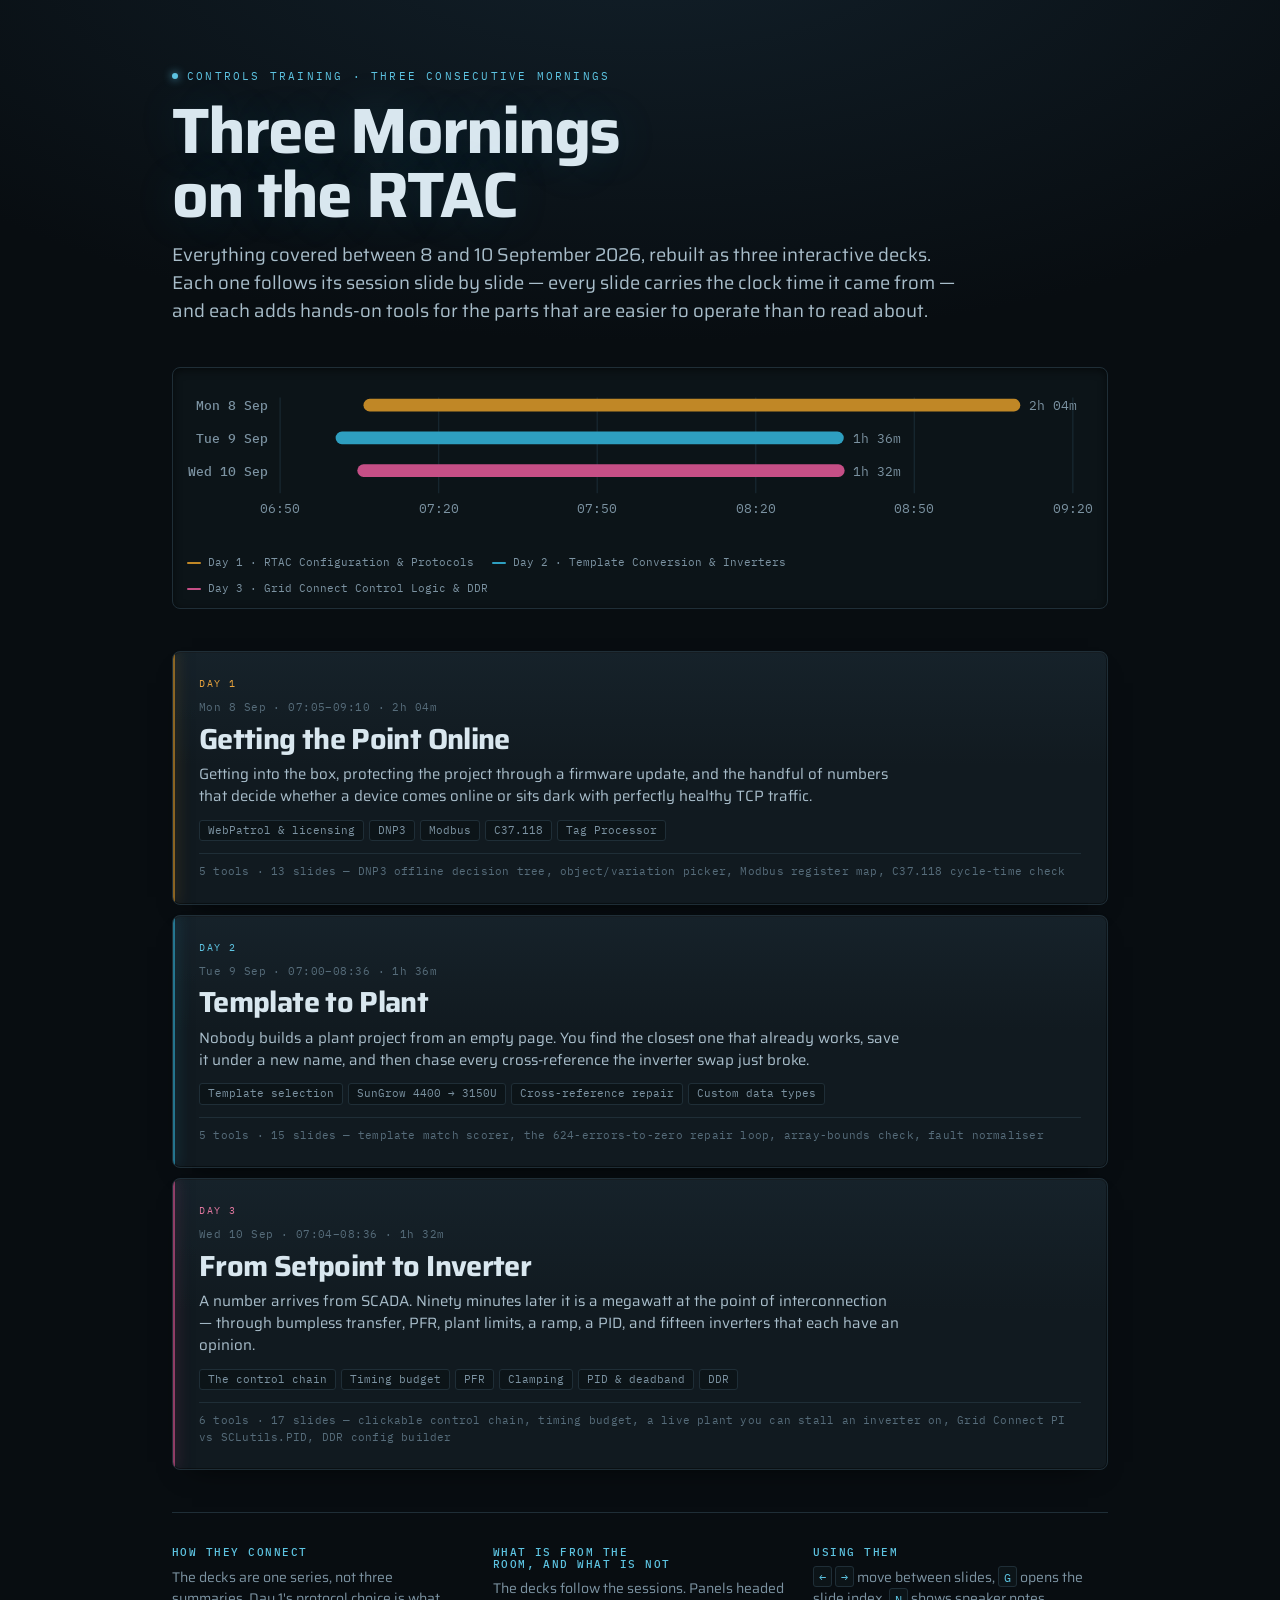
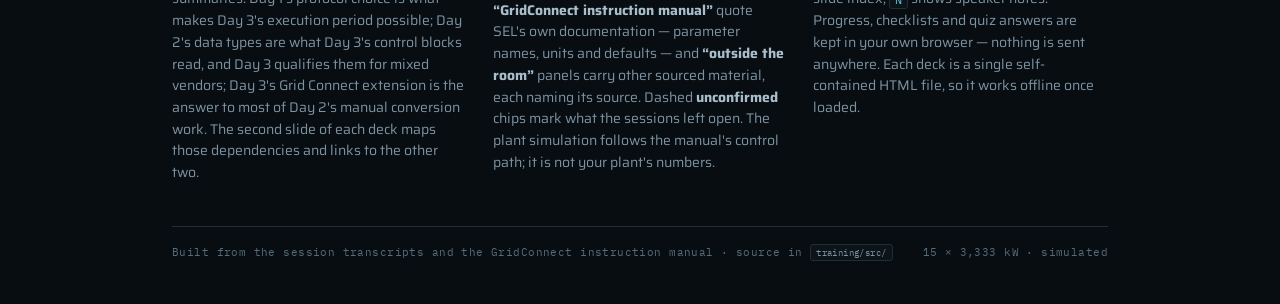
<file: training/index.html>
<!DOCTYPE html>
<html lang="en">
<head>
<meta charset="utf-8">
<meta name="viewport" content="width=device-width, initial-scale=1">
<title>Three Mornings on the RTAC</title>
<meta name="description" content="Three interactive training decks built from the 8-10 September 2026 morning sessions: RTAC configuration and protocols, project template conversion, and Grid Connect control logic.">
<meta property="og:title" content="Three Mornings on the RTAC">
<meta property="og:description" content="Three interactive training decks: RTAC configuration and protocols, project template conversion, and Grid Connect control logic.">
<meta property="og:type" content="website">
<link rel="icon" href="data:image/svg+xml,<svg xmlns='http://www.w3.org/2000/svg' viewBox='0 0 32 32'><rect width='32' height='32' rx='7' fill='%230A76B0'/></svg>">
<link rel="preconnect" href="https://fonts.googleapis.com">
<link rel="preconnect" href="https://fonts.gstatic.com" crossorigin>
<link rel="stylesheet" href="https://fonts.googleapis.com/css2?family=Saira:wght@400;500;600;700&family=IBM+Plex+Mono:wght@400;500;600&display=swap">
<style>
:root{color-scheme:dark}
html,body{margin:0}
img{max-width:100%}
[hidden]{display:none!important}
</style>
<style>
/* ============================================================
   Control-room console. Committed dark single visual world:
   this material is about SCADA screens, so the deck is one.
   Every colour is painted explicitly — nothing borrows the host ground.
   ============================================================ */
:root{
  --void:#080D11;            /* behind the console */
  --panel:#111A20;           /* instrument panel face */
  --panel-hi:#16222A;        /* raised element */
  --panel-lo:#0C1418;        /* recessed well */
  --bezel:#1F2E37;           /* panel edges */
  --bezel-hi:#2C3F4B;        /* lit edge */
  --ink:#D9E7EF;             /* primary legend */
  --ink-2:#A9BECB;           /* secondary */
  --muted:#7C93A2;           /* labels */
  --faint:#566C7A;           /* inactive */

  --pen-1:#C08726;           /* day 1 trend pen — amber */
  --pen-2:#2E9FC0;           /* day 2 — cyan */
  --pen-3:#C64F86;           /* day 3 — magenta */
  --pen-1-lit:#E8A33D; --pen-2-lit:#5DC4E2; --pen-3-lit:#E0779F;

  --ok:#3FCF8E;              /* lamp: healthy */
  --caution:#E8A33D;         /* lamp: caution */
  --alarm:#F2615C;           /* lamp: alarm */
  --lamp-off:#243642;

  --grid:#182831;            /* phosphor grid */
  --f-ui:"Saira",system-ui,-apple-system,sans-serif;
  --f-data:"IBM Plex Mono",ui-monospace,"SF Mono",Menlo,monospace;
  --stage:1180px;
  --inset:inset 0 1px 0 #ffffff0a, inset 0 0 0 1px #0006;
}
body[data-pen="1"]{--pen:var(--pen-1);--pen-lit:var(--pen-1-lit)}
body[data-pen="2"]{--pen:var(--pen-2);--pen-lit:var(--pen-2-lit)}
body[data-pen="3"]{--pen:var(--pen-3);--pen-lit:var(--pen-3-lit)}
body[data-pen="0"]{--pen:var(--pen-2);--pen-lit:var(--pen-2-lit)}

*{box-sizing:border-box}
body{
  margin:0;color:var(--ink);font-family:var(--f-ui);font-size:16px;line-height:1.5;
  background:
    radial-gradient(120% 80% at 50% -10%, #12202a 0%, transparent 60%),
    var(--void);
  background-attachment:fixed;
  -webkit-font-smoothing:antialiased;
}
h1,h2,h3,h4{margin:0;font-weight:700;line-height:1.08;letter-spacing:-.015em;text-wrap:balance}
p{margin:0}
a{color:var(--pen-lit)}
button{font:inherit;color:inherit}
:focus-visible{outline:2px solid var(--pen-lit);outline-offset:2px;border-radius:2px}
@media (prefers-reduced-motion:reduce){*{animation-duration:.001ms!important;transition-duration:.001ms!important}}
::selection{background:var(--pen);color:#07110f}

/* ============ CONSOLE CHROME ============ */
.rail{position:fixed;left:0;right:0;z-index:40;display:flex;align-items:center;gap:14px;
  padding:0 clamp(14px,3vw,32px);font-family:var(--f-data);font-size:11px;letter-spacing:.06em;
  background:linear-gradient(var(--panel),var(--panel-lo));text-transform:uppercase}
.rail--top{top:0;height:48px;border-bottom:1px solid var(--bezel);box-shadow:0 1px 0 #ffffff08 inset,0 6px 18px -10px #000}
.rail--bot{bottom:0;height:54px;border-top:1px solid var(--bezel);box-shadow:0 -1px 0 #ffffff08 inset}
.rail-id{display:flex;align-items:center;gap:10px;min-width:0}
.rail-id b{font-family:var(--f-ui);font-size:14px;font-weight:600;letter-spacing:.02em;white-space:nowrap;
  overflow:hidden;text-overflow:ellipsis;text-transform:none;color:var(--ink)}
.rail-id span{color:var(--faint);white-space:nowrap}
.spacer{flex:1}
.count{color:var(--muted);font-variant-numeric:tabular-nums;letter-spacing:.08em}
.count b{color:var(--pen-lit);font-weight:500}
.progress{position:fixed;top:47px;left:0;height:2px;width:0;z-index:41;
  background:linear-gradient(90deg,var(--pen),var(--pen-lit));box-shadow:0 0 8px var(--pen);transition:width .25s ease}

/* day selector — three pens */
.pens{display:flex;gap:4px;align-items:center}
.pen-dot{width:28px;height:24px;border-radius:4px;border:1px solid var(--bezel-hi);background:var(--panel-lo);
  display:grid;place-items:center;text-decoration:none;color:var(--faint);font-family:var(--f-data);font-size:10px;
  cursor:pointer;transition:.14s;position:relative;overflow:hidden}
.pen-dot::after{content:"";position:absolute;left:4px;right:4px;bottom:3px;height:2px;border-radius:1px;background:var(--d);opacity:.35}
.pen-dot[data-p="1"]{--d:var(--pen-1)} .pen-dot[data-p="2"]{--d:var(--pen-2)} .pen-dot[data-p="3"]{--d:var(--pen-3)}
.pen-dot:hover{border-color:var(--d);color:var(--ink)}
.pen-dot[aria-current="page"]{color:var(--ink);border-color:var(--d);background:#ffffff08}
.pen-dot[aria-current="page"]::after{opacity:1;box-shadow:0 0 6px var(--d)}
.pen-dot:not([href]){opacity:.45;cursor:default}

.rbtn{background:linear-gradient(var(--panel-hi),var(--panel));border:1px solid var(--bezel-hi);border-radius:5px;
  padding:6px 12px;font-family:var(--f-data);font-size:11px;letter-spacing:.06em;text-transform:uppercase;
  cursor:pointer;color:var(--ink-2);display:inline-flex;align-items:center;gap:7px;box-shadow:var(--inset);transition:.12s}
.rbtn:hover:not([disabled]){color:var(--ink);border-color:var(--pen);box-shadow:var(--inset),0 0 0 1px var(--pen)}
.rbtn:active:not([disabled]){background:var(--panel-lo);transform:translateY(1px)}
.rbtn[disabled]{opacity:.3;cursor:default}
.rbtn kbd{font:inherit;color:var(--faint)}
.rbtn[aria-pressed="true"]{color:var(--pen-lit);border-color:var(--pen)}
.hint{color:var(--faint);display:none}
@media (min-width:880px){.hint{display:inline}}

/* ============ STAGE ============ */
main{padding:48px 0 54px}
.slide{display:none;padding:clamp(20px,3.5vw,40px) clamp(14px,3vw,32px) 104px}
.slide.on{display:block;animation:wake .28s ease both}
@keyframes wake{from{opacity:0;transform:translateY(5px)}to{opacity:1;transform:none}}
.inner{max-width:var(--stage);margin:0 auto}

.eyebrow{font-family:var(--f-data);font-size:11px;letter-spacing:.14em;text-transform:uppercase;
  color:var(--muted);display:flex;flex-wrap:wrap;align-items:center;gap:12px;margin-bottom:12px}
.eyebrow .clock{color:var(--pen-lit);display:inline-flex;align-items:center;gap:8px}
.eyebrow .clock::before{content:"";width:6px;height:6px;border-radius:50%;background:var(--pen-lit);
  box-shadow:0 0 7px var(--pen-lit);animation:pulse 2.6s ease-in-out infinite}
@keyframes pulse{0%,100%{opacity:1}50%{opacity:.35}}
h2.title{font-size:clamp(26px,3.9vw,40px);margin-bottom:9px;color:var(--ink)}
.standfirst{font-size:clamp(15px,1.55vw,17.5px);color:var(--ink-2);max-width:68ch;margin-bottom:22px;line-height:1.48}
.slide h3{font-family:var(--f-data);font-size:11px;font-weight:500;letter-spacing:.12em;text-transform:uppercase;
  color:var(--muted);margin-bottom:10px}
.grid{display:grid;gap:16px}
@media(min-width:780px){.g2{grid-template-columns:1fr 1fr}.g23{grid-template-columns:1.1fr .9fr}.g32{grid-template-columns:.9fr 1.1fr}}

/* ============ PANELS ============ */
.panel,.tool{background:linear-gradient(180deg,var(--panel-hi) 0%,var(--panel) 42%);border:1px solid var(--bezel);
  border-radius:8px;box-shadow:var(--inset),0 10px 30px -18px #000;overflow:hidden}
.tool-h{display:flex;align-items:center;justify-content:space-between;gap:12px;padding:9px 14px;
  background:linear-gradient(var(--panel-lo),#0e161b);border-bottom:1px solid var(--bezel)}
.tool-h .lbl{font-family:var(--f-data);font-size:10.5px;letter-spacing:.13em;text-transform:uppercase;color:var(--muted);
  display:inline-flex;align-items:center;gap:8px}
.tool-h .lbl::before{content:"";width:5px;height:5px;border-radius:50%;background:var(--pen);box-shadow:0 0 6px var(--pen)}
.tool-h .lbl b{color:var(--pen-lit);font-weight:500}
.tool-h .lbl.plain::before{display:none}
.tool-b{padding:16px}
.reset{background:none;border:0;font-family:var(--f-data);font-size:10px;letter-spacing:.1em;text-transform:uppercase;
  color:var(--faint);cursor:pointer;padding:3px 5px;border-radius:3px}
.reset:hover{color:var(--pen-lit);background:#ffffff08}

/* ============ LAMPS & READOUTS ============ */
.lamp{display:inline-flex;align-items:center;gap:8px;font-family:var(--f-data);font-size:10.5px;
  letter-spacing:.1em;text-transform:uppercase;color:var(--faint)}
.lamp::before{content:"";width:9px;height:9px;border-radius:50%;background:var(--lamp-off);
  border:1px solid #0006;flex:none;transition:.2s}
.lamp[data-on="1"]{color:var(--ink-2)}
.lamp[data-on="1"]::before{background:var(--ok);box-shadow:0 0 9px var(--ok)}
.lamp[data-s="caution"][data-on="1"]{color:var(--caution)}
.lamp[data-s="caution"][data-on="1"]::before{background:var(--caution);box-shadow:0 0 9px var(--caution)}
.lamp[data-s="alarm"][data-on="1"]{color:var(--alarm)}
.lamp[data-s="alarm"][data-on="1"]::before{background:var(--alarm);box-shadow:0 0 10px var(--alarm);animation:blink 1s steps(2) infinite}
@keyframes blink{50%{opacity:.35}}
.lamprow{display:flex;flex-wrap:wrap;gap:8px 20px}

.stats{display:grid;gap:8px}
@media(min-width:520px){.stats{grid-template-columns:repeat(auto-fit,minmax(132px,1fr))}}
.stat{background:var(--panel-lo);border:1px solid var(--bezel);border-radius:6px;padding:9px 12px;display:grid;gap:3px;
  box-shadow:inset 0 1px 3px #0007}
.stat dt{font-family:var(--f-data);font-size:9.5px;letter-spacing:.12em;text-transform:uppercase;color:var(--muted)}
.stat dd{margin:0;font-family:var(--f-data);font-size:21px;font-weight:500;font-variant-numeric:tabular-nums;
  color:var(--ink);letter-spacing:-.01em;line-height:1.1}
.stat dd small{font-size:11px;color:var(--muted);letter-spacing:.04em;font-weight:400}
.stat[data-s="ok"] dd{color:var(--ok);text-shadow:0 0 14px #3fcf8e40}
.stat[data-s="bad"] dd{color:var(--alarm);text-shadow:0 0 14px #f2615c40}
.stat[data-s="caution"] dd{color:var(--caution)}

/* bargraph */
.bargraph{height:5px;border-radius:2px;background:var(--panel-lo);overflow:hidden;box-shadow:inset 0 1px 2px #000a}
.bargraph i{display:block;height:100%;background:linear-gradient(90deg,var(--pen),var(--pen-lit));
  box-shadow:0 0 8px var(--pen);transition:width .25s ease}

/* ============ CONTENT ============ */
ul.pts{list-style:none;margin:0;padding:0;display:grid;gap:10px}
ul.pts li{padding-left:19px;position:relative;color:var(--ink-2);font-size:15px;line-height:1.48}
ul.pts li::before{content:"";position:absolute;left:0;top:.58em;width:8px;height:1px;background:var(--bezel-hi)}
ul.pts li b,ul.pts li strong{color:var(--ink);font-weight:600}
code,.m{font-family:var(--f-data);font-size:.88em;background:var(--panel-lo);padding:1.5px 5px;border-radius:3px;
  color:var(--pen-lit);border:1px solid var(--bezel)}
.num{font-family:var(--f-data);font-variant-numeric:tabular-nums;color:var(--ink)}

.call{background:var(--panel-lo);border:1px solid var(--bezel);border-left:2px solid var(--pen);
  padding:12px 15px;border-radius:0 6px 6px 0;font-size:14.5px;color:var(--ink-2);line-height:1.5}
.call b{color:var(--ink)}
.call.trap{border-left-color:var(--alarm)}
.call.rule{border-left-color:var(--ok)}
.call .tag{display:block;font-family:var(--f-data);font-size:9.5px;letter-spacing:.13em;text-transform:uppercase;
  color:var(--muted);margin-bottom:5px}
.call.trap .tag{color:var(--alarm)} .call.rule .tag{color:var(--ok)}
.unconfirmed{display:inline-flex;align-items:center;gap:5px;font-family:var(--f-data);font-size:9.5px;
  letter-spacing:.08em;text-transform:uppercase;color:var(--faint);border:1px dashed var(--bezel-hi);
  border-radius:3px;padding:1px 7px;vertical-align:1px}

/* sourced from the manual, visually distinct from what was said in the room */
.doc{background:var(--panel-lo);border:1px solid var(--bezel);border-radius:6px;padding:13px 15px;font-size:14px;
  color:var(--ink-2);line-height:1.5;position:relative}
.doc::before{content:"";position:absolute;inset:0;border-radius:6px;pointer-events:none;
  background:repeating-linear-gradient(90deg,transparent 0 3px,#ffffff04 3px 4px)}
.doc .tag{font-family:var(--f-data);font-size:9.5px;letter-spacing:.13em;text-transform:uppercase;
  color:var(--pen-lit);display:block;margin-bottom:6px}
.doc b{color:var(--ink)}
.doc cite{display:block;margin-top:8px;font-style:normal;font-family:var(--f-data);font-size:10px;color:var(--faint)}
.outside{background:var(--panel-lo);border:1px solid var(--bezel);border-radius:6px;padding:13px 15px;
  font-size:14px;color:var(--ink-2);line-height:1.5}
.outside .tag{font-family:var(--f-data);font-size:9.5px;letter-spacing:.13em;text-transform:uppercase;
  color:var(--muted);display:block;margin-bottom:6px}
.outside cite{display:block;margin-top:8px;font-style:normal;font-family:var(--f-data);font-size:10px;color:var(--faint)}
.outside b{color:var(--ink)}

/* data grid */
.tw{overflow-x:auto;border:1px solid var(--bezel);border-radius:6px;background:var(--panel-lo)}
table{border-collapse:collapse;width:100%;font-size:13.5px;min-width:460px;font-family:var(--f-data)}
th,td{text-align:left;padding:8px 13px;border-bottom:1px solid var(--bezel)}
th{font-size:9.5px;letter-spacing:.12em;text-transform:uppercase;color:var(--muted);font-weight:400;background:#0b1216}
td{color:var(--ink-2)}
tbody tr:hover td{background:#ffffff05;color:var(--ink)}
tr:last-child td{border-bottom:0}
td.n{font-variant-numeric:tabular-nums;white-space:nowrap;color:var(--pen-lit)}

/* ============ COVER ============ */
.cover{display:grid;gap:22px;padding-block:clamp(6px,2vw,26px)}
.cover .day{font-family:var(--f-data);font-size:11px;letter-spacing:.2em;text-transform:uppercase;color:var(--pen-lit)}
.cover h1{font-size:clamp(34px,6.4vw,66px);line-height:1;letter-spacing:-.03em;max-width:16ch;
  text-shadow:0 0 40px #2e9fc022}
.cover .sub{font-size:clamp(15.5px,1.8vw,19px);color:var(--ink-2);max-width:58ch;line-height:1.45}
.meta{display:flex;flex-wrap:wrap;gap:10px 26px;font-family:var(--f-data);font-size:11.5px;
  border-top:1px solid var(--bezel);padding-top:16px}
.meta div{display:grid;gap:2px}
.meta dt{font-size:9.5px;letter-spacing:.12em;text-transform:uppercase;color:var(--faint)}
.meta dd{margin:0;color:var(--ink);font-variant-numeric:tabular-nums}
.trend{background:var(--panel-lo);border:1px solid var(--bezel);border-radius:8px;padding:12px 14px;box-shadow:inset 0 2px 8px #0008}
.trend svg{display:block;width:100%;height:auto;max-width:100%}
.trend-legend{display:flex;flex-wrap:wrap;gap:10px 18px;margin-top:9px;font-family:var(--f-data);font-size:10.5px;color:var(--muted)}
.trend-legend span{display:inline-flex;align-items:center;gap:7px}
.trend-legend i{width:14px;height:2px;border-radius:1px;display:inline-block}

/* ============ CONTROLS ============ */
.opts{display:grid;gap:7px}
@media(min-width:640px){.opts.two{grid-template-columns:1fr 1fr}.opts.three{grid-template-columns:repeat(3,1fr)}}
.opt{text-align:left;background:linear-gradient(var(--panel-hi),var(--panel));border:1px solid var(--bezel-hi);
  border-radius:6px;padding:10px 13px;cursor:pointer;display:grid;gap:2px;line-height:1.3;
  box-shadow:var(--inset);transition:.12s}
.opt:hover:not([disabled]){border-color:var(--pen);color:var(--ink)}
.opt:active:not([disabled]){transform:translateY(1px)}
.opt .k{font-family:var(--f-data);font-size:9.5px;letter-spacing:.1em;text-transform:uppercase;color:var(--faint)}
.opt .v{font-size:14.5px;font-weight:500;color:var(--ink)}
.opt .d{font-size:12.5px;color:var(--muted)}
.opt[aria-pressed="true"]{border-color:var(--pen);background:linear-gradient(#1b2c36,#152129);
  box-shadow:var(--inset),0 0 0 1px var(--pen),0 0 16px -4px var(--pen)}
.opt[aria-pressed="true"] .k{color:var(--pen-lit)}
.opt.ok{border-color:var(--ok);box-shadow:var(--inset),0 0 0 1px var(--ok)}
.opt.no{border-color:var(--alarm);box-shadow:var(--inset),0 0 0 1px var(--alarm)}
.opt[disabled]{cursor:default;opacity:.85}

.readout{margin-top:14px;border-top:1px solid var(--bezel);padding-top:14px;display:grid;gap:11px}
.verdict{font-size:14.5px;color:var(--ink-2);line-height:1.5}
.verdict b{color:var(--ink)}

.ctl{display:grid;gap:6px;margin-bottom:14px}
.ctl label{font-family:var(--f-data);font-size:10px;letter-spacing:.1em;text-transform:uppercase;color:var(--muted);
  display:flex;justify-content:space-between;align-items:baseline;gap:10px}
.ctl label output{font-size:13.5px;color:var(--pen-lit);font-variant-numeric:tabular-nums;letter-spacing:0;text-transform:none}
input[type=range]{-webkit-appearance:none;appearance:none;width:100%;height:20px;background:transparent;cursor:pointer;margin:0}
input[type=range]::-webkit-slider-runnable-track{height:4px;background:var(--panel-lo);border-radius:2px;
  box-shadow:inset 0 1px 2px #000a,0 1px 0 #ffffff08}
input[type=range]::-moz-range-track{height:4px;background:var(--panel-lo);border-radius:2px}
input[type=range]::-webkit-slider-thumb{-webkit-appearance:none;width:13px;height:19px;border-radius:3px;
  background:linear-gradient(var(--bezel-hi),#1a2830);border:1px solid #000;margin-top:-8px;
  box-shadow:inset 0 1px 0 #ffffff1a,0 1px 3px #000a}
input[type=range]::-webkit-slider-thumb:hover{background:linear-gradient(var(--pen),#1a2830)}
input[type=range]::-moz-range-thumb{width:13px;height:19px;border-radius:3px;background:var(--bezel-hi);border:1px solid #000}
input[type=text],input[type=number],select{width:100%;padding:8px 11px;border:1px solid var(--bezel-hi);border-radius:5px;
  background:var(--panel-lo);color:var(--ink);font-family:var(--f-data);font-size:13.5px;box-shadow:inset 0 1px 3px #0008}

/* checklist */
.chk{display:grid;gap:1px}
.chk-item{display:flex;gap:10px;align-items:flex-start;padding:9px 11px;border-radius:5px;cursor:pointer;transition:background .12s}
.chk-item:hover{background:#ffffff06}
.chk-item input{margin:3px 0 0;width:15px;height:15px;accent-color:var(--pen);flex:none;cursor:pointer}
.chk-item .t{font-size:14.5px;color:var(--ink-2);line-height:1.38}
.chk-item .t b{color:var(--ink);font-weight:600}
.chk-item .t em{font-style:normal;display:block;font-size:12.5px;color:var(--muted);margin-top:2px}
.chk-item input:checked + .t{color:var(--faint)}
.chk-item input:checked + .t b{color:var(--muted)}
.chk-bar{display:flex;align-items:center;gap:10px;margin-top:11px;font-family:var(--f-data);font-size:10.5px;color:var(--muted)}
.chk-bar .track{flex:1;height:4px;background:var(--panel-lo);border-radius:2px;overflow:hidden;box-shadow:inset 0 1px 2px #000a}
.chk-bar .fill{height:100%;background:var(--ok);box-shadow:0 0 8px var(--ok);width:0;transition:width .2s ease}

/* flow / signal chain */
.flow{display:flex;flex-wrap:wrap;gap:5px;align-items:stretch}
.node{flex:1 1 112px;min-width:0;text-align:left;background:linear-gradient(var(--panel-hi),var(--panel));
  border:1px solid var(--bezel-hi);border-radius:6px;padding:9px 10px;cursor:pointer;display:grid;gap:2px;
  box-shadow:var(--inset);transition:.12s}
.node:hover{border-color:var(--pen)}
.node .i{font-family:var(--f-data);font-size:9.5px;color:var(--faint);letter-spacing:.1em}
.node .n{font-size:13px;font-weight:600;color:var(--ink);line-height:1.22}
.node[aria-pressed="true"]{border-color:var(--pen);box-shadow:var(--inset),0 0 0 1px var(--pen),0 0 18px -6px var(--pen)}
.node[aria-pressed="true"] .i{color:var(--pen-lit)}
.arrow{align-self:center;color:var(--bezel-hi);font-family:var(--f-data);font-size:12px;flex:none}
.detail{margin-top:14px;border-top:1px solid var(--bezel);padding-top:14px;font-size:14.5px;color:var(--ink-2);
  line-height:1.5;min-height:84px}
.detail h4{font-family:var(--f-ui);font-size:15px;font-weight:600;color:var(--ink);margin-bottom:6px}
.detail ul{margin:7px 0 0;padding-left:17px;display:grid;gap:4px}

/* charts */
.chart{width:100%;height:auto;display:block;max-width:100%;overflow:visible}
.chart text{font-family:var(--f-data);font-size:10px;fill:var(--muted)}
.chart .axis{stroke:var(--bezel-hi);stroke-width:1}
.chart .grid{stroke:var(--grid);stroke-width:1}
.legend{display:flex;flex-wrap:wrap;gap:14px;margin-top:9px;font-family:var(--f-data);font-size:10.5px;color:var(--muted)}
.legend span{display:inline-flex;align-items:center;gap:7px}
.legend i{width:15px;height:2px;border-radius:1px;flex:none}
.legend i.dash{background:repeating-linear-gradient(90deg,var(--ink-2) 0 4px,transparent 4px 7px)}
.legend i.band{height:8px;border-radius:2px;border:1px solid var(--alarm);background:#f2615c22}

/* register map */
.regs{display:grid;grid-template-columns:repeat(auto-fill,minmax(72px,1fr));gap:3px}
.reg{border:1px solid var(--bezel);border-radius:4px;padding:6px 5px;text-align:center;background:var(--panel-lo);
  font-family:var(--f-data);font-size:10px;color:var(--muted);display:grid;gap:2px}
.reg .a{color:var(--faint);font-size:9px}
.reg .l{color:var(--ink);font-size:10.5px;overflow:hidden;text-overflow:ellipsis;white-space:nowrap}
.reg[data-part]{border-color:var(--pen);background:#1a2b33;box-shadow:0 0 12px -6px var(--pen)}
.reg[data-part="lo"]{border-top-style:dashed}

/* quiz */
.quiz{display:grid;gap:13px}
.q{border:1px solid var(--bezel);border-radius:8px;padding:15px 17px;background:var(--panel)}
.q .qh{display:flex;gap:10px;align-items:baseline;margin-bottom:11px}
.q .qn{font-family:var(--f-data);font-size:10.5px;color:var(--faint);flex:none}
.q .qt{font-size:15.5px;font-weight:500;color:var(--ink);line-height:1.36}
.q .as{display:grid;gap:6px}
.a{text-align:left;background:linear-gradient(var(--panel-hi),var(--panel));border:1px solid var(--bezel-hi);
  border-radius:5px;padding:9px 12px;cursor:pointer;font-size:14px;color:var(--ink-2);line-height:1.38;
  box-shadow:var(--inset);transition:.12s}
.a:hover:not([disabled]){border-color:var(--pen);color:var(--ink)}
.a[data-r="ok"]{border-color:var(--ok);box-shadow:var(--inset),0 0 0 1px var(--ok);color:var(--ink)}
.a[data-r="no"]{border-color:var(--alarm);box-shadow:var(--inset),0 0 0 1px var(--alarm);color:var(--ink)}
.a[disabled]{cursor:default}
.why{margin-top:10px;font-size:13.5px;color:var(--muted);border-left:2px solid var(--bezel-hi);padding-left:11px;
  line-height:1.5;display:none}
.why.on{display:block;animation:wake .2s ease both}
.score{position:sticky;bottom:62px;background:linear-gradient(var(--panel-hi),var(--panel));border:1px solid var(--bezel-hi);
  border-radius:7px;padding:12px 17px;display:flex;align-items:center;justify-content:space-between;gap:14px;
  box-shadow:var(--inset),0 12px 30px -14px #000;font-family:var(--f-data);font-size:12px;
  letter-spacing:.08em;text-transform:uppercase;color:var(--muted)}
.score b{font-size:19px;color:var(--pen-lit);font-variant-numeric:tabular-nums}

/* overview */
.ov{position:fixed;inset:0;z-index:60;background:#060a0de8;backdrop-filter:blur(7px);overflow:auto;padding:clamp(18px,4vw,44px)}
.ov[hidden]{display:none}
.ov-h{max-width:1100px;margin:0 auto 18px;display:flex;align-items:baseline;justify-content:space-between;gap:16px}
.ov-h h3{font-family:var(--f-ui);font-size:19px;color:var(--ink);text-transform:none;letter-spacing:0}
.ov-grid{max-width:1100px;margin:0 auto;display:grid;gap:8px;grid-template-columns:repeat(auto-fill,minmax(208px,1fr))}
.ov-card{text-align:left;background:var(--panel);border:1px solid var(--bezel);border-radius:6px;padding:11px 13px;
  cursor:pointer;display:grid;gap:5px;transition:.12s}
.ov-card:hover{border-color:var(--pen);transform:translateY(-1px)}
.ov-card .oi{font-family:var(--f-data);font-size:10px;color:var(--faint);display:flex;justify-content:space-between;gap:8px}
.ov-card .ot{font-size:14px;font-weight:500;color:var(--ink-2);line-height:1.28}
.ov-card[aria-current="true"]{border-color:var(--pen);box-shadow:0 0 0 1px var(--pen)}
.ov-card[aria-current="true"] .ot{color:var(--ink)}
.ov-card .bar{height:2px;background:var(--pen);border-radius:1px;width:0;opacity:.6;transition:width .2s}
.ov-card[data-seen="1"] .bar{width:100%}

/* notes */
.notes{border-top:1px dashed var(--bezel-hi);margin-top:22px;padding-top:14px;font-size:14px;color:var(--muted);
  line-height:1.55;max-width:72ch}
.notes .tag{font-family:var(--f-data);font-size:9.5px;letter-spacing:.13em;text-transform:uppercase;color:var(--faint);
  display:block;margin-bottom:5px}
body:not([data-notes="1"]) .notes{display:none}

/* action items */
.actions{display:grid;gap:7px}
.act{display:flex;gap:12px;align-items:flex-start;border:1px solid var(--bezel);border-radius:6px;
  padding:10px 13px;background:var(--panel-lo)}
.act .who{font-family:var(--f-data);font-size:9.5px;letter-spacing:.1em;text-transform:uppercase;color:var(--pen-lit);
  flex:none;width:80px;padding-top:3px}
.act .what{font-size:14px;color:var(--ink-2);line-height:1.42}
@media(max-width:540px){.act{flex-direction:column;gap:4px}.act .who{width:auto}}

</style>
<style>
/* --- landing page: the console's front panel --- */
.wrap{max-width:1000px;margin:0 auto;padding-inline:clamp(14px,3vw,32px);
  padding-block:clamp(30px,6vw,68px) 44px;display:grid;gap:clamp(26px,4.5vw,42px)}
.top{display:grid;gap:14px}
.kicker{font-family:var(--f-data);font-size:11px;letter-spacing:.2em;text-transform:uppercase;color:var(--pen-lit);
  display:inline-flex;align-items:center;gap:9px}
.kicker::before{content:"";width:6px;height:6px;border-radius:50%;background:var(--pen-lit);box-shadow:0 0 8px var(--pen-lit)}
.top h1{font-size:clamp(34px,6.6vw,64px);line-height:1;letter-spacing:-.03em;max-width:14ch;
  text-shadow:0 0 46px #2e9fc026}
.lede{font-size:clamp(15px,1.8vw,18.5px);line-height:1.52;color:var(--ink-2);max-width:66ch}

.decks{list-style:none;margin:0;padding:0;display:grid;gap:10px}
.deck[data-d="1"]{--pen:var(--pen-1);--pen-lit:var(--pen-1-lit)}
.deck[data-d="2"]{--pen:var(--pen-2);--pen-lit:var(--pen-2-lit)}
.deck[data-d="3"]{--pen:var(--pen-3);--pen-lit:var(--pen-3-lit)}
.deck a{display:grid;gap:8px;text-decoration:none;color:inherit;position:relative;
  background:linear-gradient(180deg,var(--panel-hi),var(--panel) 45%);
  border:1px solid var(--bezel);border-radius:8px;padding:clamp(16px,2.6vw,24px) clamp(18px,2.8vw,26px);
  box-shadow:var(--inset),0 12px 30px -20px #000;transition:.15s;overflow:hidden}
.deck a::before{content:"";position:absolute;left:0;top:0;bottom:0;width:2px;background:var(--pen);
  box-shadow:0 0 14px var(--pen);opacity:.7;transition:.15s}
.deck a:hover{border-color:var(--bezel-hi);transform:translateY(-1px)}
.deck a:hover::before{opacity:1;width:3px}
.deck a:focus-visible{outline:2px solid var(--pen-lit);outline-offset:3px}
.badge{font-family:var(--f-data);font-size:10px;letter-spacing:.16em;text-transform:uppercase;color:var(--pen-lit)}
.when{font-family:var(--f-data);font-size:11px;color:var(--faint);font-variant-numeric:tabular-nums;letter-spacing:.04em}
.deck h2{font-size:clamp(21px,3vw,29px);letter-spacing:-.022em;color:var(--ink)}
.deck p{font-size:15px;line-height:1.48;color:var(--ink-2);max-width:70ch}
.tags{list-style:none;display:flex;flex-wrap:wrap;gap:5px;margin:4px 0 0;padding:0}
.tags li{font-family:var(--f-data);font-size:10.5px;color:var(--muted);background:var(--panel-lo);
  border:1px solid var(--bezel);border-radius:3px;padding:2px 8px;white-space:nowrap}
.tools{font-family:var(--f-data);font-size:11px;color:var(--faint);line-height:1.5;
  border-top:1px solid var(--bezel);padding-top:9px;margin-top:4px;letter-spacing:.02em}

.notes-block{display:grid;gap:20px;border-top:1px solid var(--bezel);padding-top:clamp(24px,4vw,34px)}
@media(min-width:780px){.notes-block{grid-template-columns:repeat(3,1fr);gap:26px}}
.notes-block h3{font-family:var(--f-data);font-size:10.5px;font-weight:500;letter-spacing:.14em;text-transform:uppercase;
  color:var(--pen-2-lit);margin-bottom:8px}
.notes-block p{font-size:14px;line-height:1.55;color:var(--muted)}
.notes-block b{color:var(--ink-2)}

.foot{display:flex;flex-wrap:wrap;align-items:center;justify-content:space-between;gap:12px;
  border-top:1px solid var(--bezel);padding-top:18px;font-family:var(--f-data);font-size:10.5px;
  color:var(--faint);letter-spacing:.04em}
.foot code{background:var(--panel-lo);color:var(--muted);border-color:var(--bezel)}

</style>
</head>
<body>
<script>
document.body.setAttribute("data-pen","0");
window.DECK_LINKS={"1": "day1-rtac-protocols.html", "2": "day2-template-conversion.html", "3": "day3-grid-connect-ddr.html"};
</script>
<div class="wrap">
  <header class="top">
    <span class="kicker">Controls training &middot; three consecutive mornings</span>
    <h1>Three Mornings on the RTAC</h1>
    <p class="lede">Everything covered between 8 and 10 September 2026, rebuilt as three interactive decks. Each one follows its session slide by slide &mdash; every slide carries the clock time it came from &mdash; and each adds hands-on tools for the parts that are easier to operate than to read about.</p>
  </header>

  <div class="trend" id="timeline"></div>

  <ol class="decks">
    <li class="deck" data-d="1">
      <a href="day1-rtac-protocols.html">
        <span class="badge">Day 1</span>
        <span class="when">Mon 8 Sep &middot; 07:05&ndash;09:10 &middot; 2h 04m</span>
        <h2>Getting the Point Online</h2>
        <p>Getting into the box, protecting the project through a firmware update, and the handful of numbers that decide whether a device comes online or sits dark with perfectly healthy TCP traffic.</p>
        <ul class="tags"><li>WebPatrol &amp; licensing</li><li>DNP3</li><li>Modbus</li><li>C37.118</li><li>Tag Processor</li></ul>
        <span class="tools">5 tools &middot; 13 slides &mdash; DNP3 offline decision tree, object/variation picker, Modbus register map, C37.118 cycle-time check</span>
      </a>
    </li>
    <li class="deck" data-d="2">
      <a href="day2-template-conversion.html">
        <span class="badge">Day 2</span>
        <span class="when">Tue 9 Sep &middot; 07:00&ndash;08:36 &middot; 1h 36m</span>
        <h2>Template to Plant</h2>
        <p>Nobody builds a plant project from an empty page. You find the closest one that already works, save it under a new name, and then chase every cross-reference the inverter swap just broke.</p>
        <ul class="tags"><li>Template selection</li><li>SunGrow 4400 &rarr; 3150U</li><li>Cross-reference repair</li><li>Custom data types</li></ul>
        <span class="tools">5 tools &middot; 15 slides &mdash; template match scorer, the 624-errors-to-zero repair loop, array-bounds check, fault normaliser</span>
      </a>
    </li>
    <li class="deck" data-d="3">
      <a href="day3-grid-connect-ddr.html">
        <span class="badge">Day 3</span>
        <span class="when">Wed 10 Sep &middot; 07:04&ndash;08:36 &middot; 1h 32m</span>
        <h2>From Setpoint to Inverter</h2>
        <p>A number arrives from SCADA. Ninety minutes later it is a megawatt at the point of interconnection &mdash; through bumpless transfer, PFR, plant limits, a ramp, a PID, and fifteen inverters that each have an opinion.</p>
        <ul class="tags"><li>The control chain</li><li>Timing budget</li><li>PFR</li><li>Clamping</li><li>PID &amp; deadband</li><li>DDR</li></ul>
        <span class="tools">6 tools &middot; 17 slides &mdash; clickable control chain, timing budget, a live plant you can stall an inverter on, Grid Connect PI vs SCLutils.PID, DDR config builder</span>
      </a>
    </li>
  </ol>

  <section class="notes-block">
    <div>
      <h3>How they connect</h3>
      <p>The decks are one series, not three summaries. Day 1's protocol choice is what makes Day 3's execution period possible; Day 2's data types are what Day 3's control blocks read, and Day 3 qualifies them for mixed vendors; Day 3's Grid Connect extension is the answer to most of Day 2's manual conversion work. The second slide of each deck maps those dependencies and links to the other two.</p>
    </div>
    <div>
      <h3>What is from the room, and what is not</h3>
      <p>The decks follow the sessions. Panels headed <b>&ldquo;GridConnect instruction manual&rdquo;</b> quote SEL's own documentation &mdash; parameter names, units and defaults &mdash; and <b>&ldquo;outside the room&rdquo;</b> panels carry other sourced material, each naming its source. Dashed <b>unconfirmed</b> chips mark what the sessions left open. The plant simulation follows the manual's control path; it is not your plant's numbers.</p>
    </div>
    <div>
      <h3>Using them</h3>
      <p><span class="m">&larr;</span> <span class="m">&rarr;</span> move between slides, <span class="m">G</span> opens the slide index, <span class="m">N</span> shows speaker notes. Progress, checklists and quiz answers are kept in your own browser &mdash; nothing is sent anywhere. Each deck is a single self-contained HTML file, so it works offline once loaded.</p>
    </div>
  </section>

  <footer class="foot">
    <span>Built from the session transcripts and the GridConnect instruction manual &middot; source in <code>training/src/</code></span>
    <span>15 &times; 3,333 kW &middot; simulated</span>
  </footer>
</div>

<script>
/* ===== shared cover timeline: three mornings on one time axis ===== */
(function(){
"use strict";
var host = document.getElementById("timeline");
if (!host) return;
var DAYS = [
  { d: 1, label: "Mon 8 Sep", t: "RTAC Configuration & Protocols",   s: 15.77, e: 140.05, dur: "2h 04m" },
  { d: 2, label: "Tue 9 Sep", t: "Template Conversion & Inverters",  s: 10.50, e: 106.65, dur: "1h 36m" },
  { d: 3, label: "Wed 10 Sep", t: "Grid Connect Control Logic & DDR", s: 14.60, e: 106.82, dur: "1h 32m" }
];
var me = parseInt(document.body.dataset.pen, 10);
var ALL = !(me >= 1 && me <= 3);           /* landing page: no single day is current */
var LINKS = window.DECK_LINKS || null;
var W = 720, H = 132, L = 74, R = 16, T = 20, rowH = 26;
var T0 = 0, T1 = 150; /* 06:50 -> 09:20 */
function X(m){ return L + (m - T0) / (T1 - T0) * (W - L - R); }
function hhmm(m){ var t = 410 + m; return String(Math.floor(t / 60)).padStart(2, "0") + ":" + String(Math.round(t % 60)).padStart(2, "0"); }

/* clock ticks for THIS deck, read from the slides themselves */
var ticks = [].slice.call(document.querySelectorAll(".slide[data-clock]")).map(function(s, i){
  var p = (s.dataset.clock || "").split(":");
  if (p.length !== 2) return null;
  return { m: (+p[0]) * 60 + (+p[1]) - 410, i: [].indexOf.call(document.querySelectorAll(".slide"), s), label: s.dataset.short || "" };
}).filter(Boolean);

var s = '<svg class="chart" viewBox="0 0 ' + W + ' ' + H + '" role="img" aria-label="The three morning sessions on one time axis">';
[0, 30, 60, 90, 120, 150].forEach(function(m){
  s += '<line class="grid" x1="' + X(m) + '" y1="' + (T - 6) + '" x2="' + X(m) + '" y2="' + (T + rowH * 3 - 8) + '"></line>' +
       '<text x="' + X(m) + '" y="' + (T + rowH * 3 + 8) + '" text-anchor="middle">' + hhmm(m) + '</text>';
});
DAYS.forEach(function(day, r){
  var y = T + r * rowH, on = ALL || day.d === me;
  if (LINKS && LINKS[day.d]) s += '<a href="' + LINKS[day.d] + '" aria-label="Open the Day ' + day.d + ' deck">';
  var c = "var(--pen-" + day.d + ")";
  s += '<text x="' + (L - 10) + '" y="' + (y + 4) + '" text-anchor="end" fill="' + (on ? c : "var(--faint)") + '"' +
       (on ? ' style="font-weight:500"' : "") + '>' + day.label + '</text>';
  s += '<rect x="' + X(day.s) + '" y="' + (y - 5) + '" width="' + (X(day.e) - X(day.s)) + '" height="10" rx="5" fill="' + c + '"' +
       (on ? "" : ' opacity="0.28"') + '></rect>';
  s += '<text x="' + (X(day.e) + 7) + '" y="' + (y + 4) + '" fill="var(--faint)">' + day.dur + '</text>';
  if (LINKS && LINKS[day.d]) {
    s += '<rect x="' + (L - 66) + '" y="' + (y - 11) + '" width="' + (W - L + 60) + '" height="22" fill="transparent"></rect></a>';
  }
  if (on && !ALL) ticks.forEach(function(tk){
    if (tk.m < day.s - 1 || tk.m > day.e + 1) return;
    s += '<line class="tk" data-i="' + tk.i + '" x1="' + X(tk.m) + '" y1="' + (y - 9) + '" x2="' + X(tk.m) + '" y2="' + (y + 9) +
         '" stroke="var(--surface)" stroke-width="1.5"></line>';
  });
});
s += "</svg>";
host.innerHTML = s +
  '<div class="trend-legend">' +
    DAYS.map(function(d){ return '<span><i style="background:var(--pen-' + d.d + ');' + (ALL || d.d === me ? "" : "opacity:.35") + '"></i>' +
      "Day " + d.d + " · " + d.t + "</span>"; }).join("") +
  "</div>";
})();

</script>

</body>
</html>
</file>
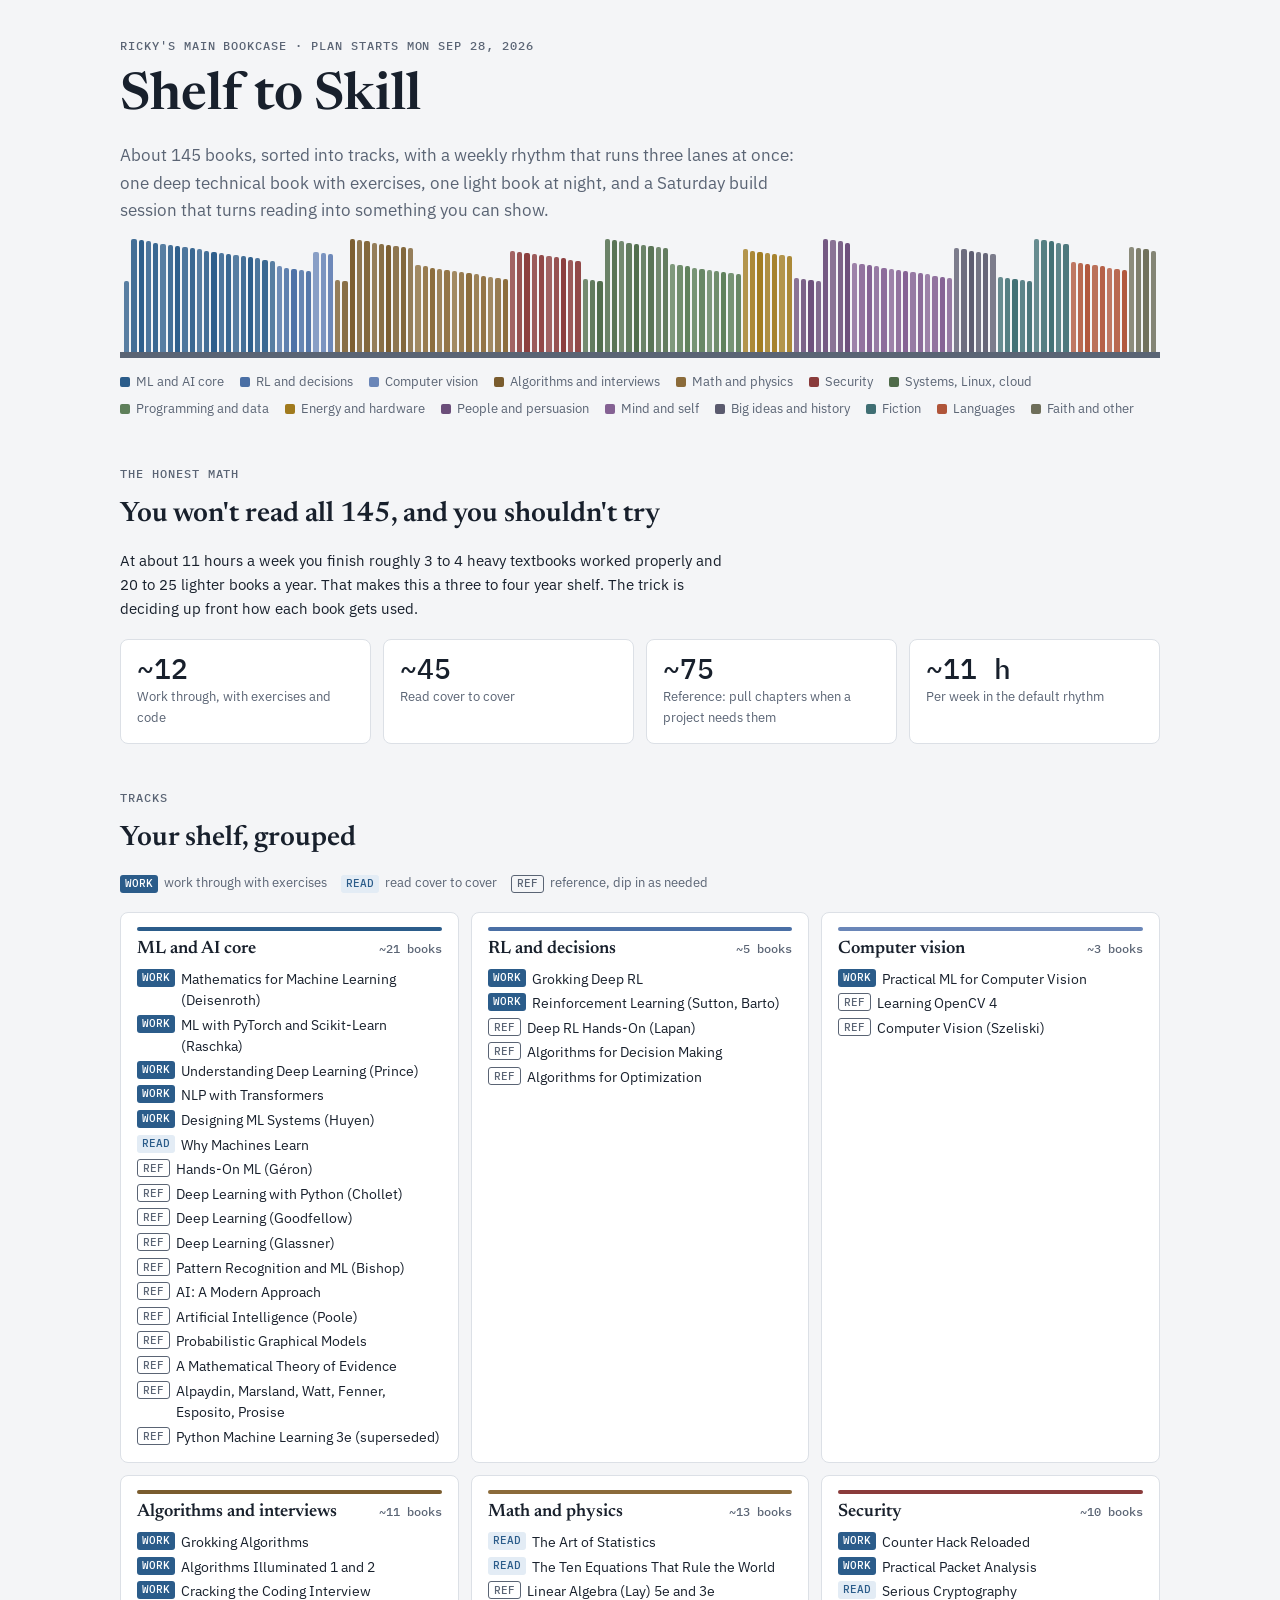
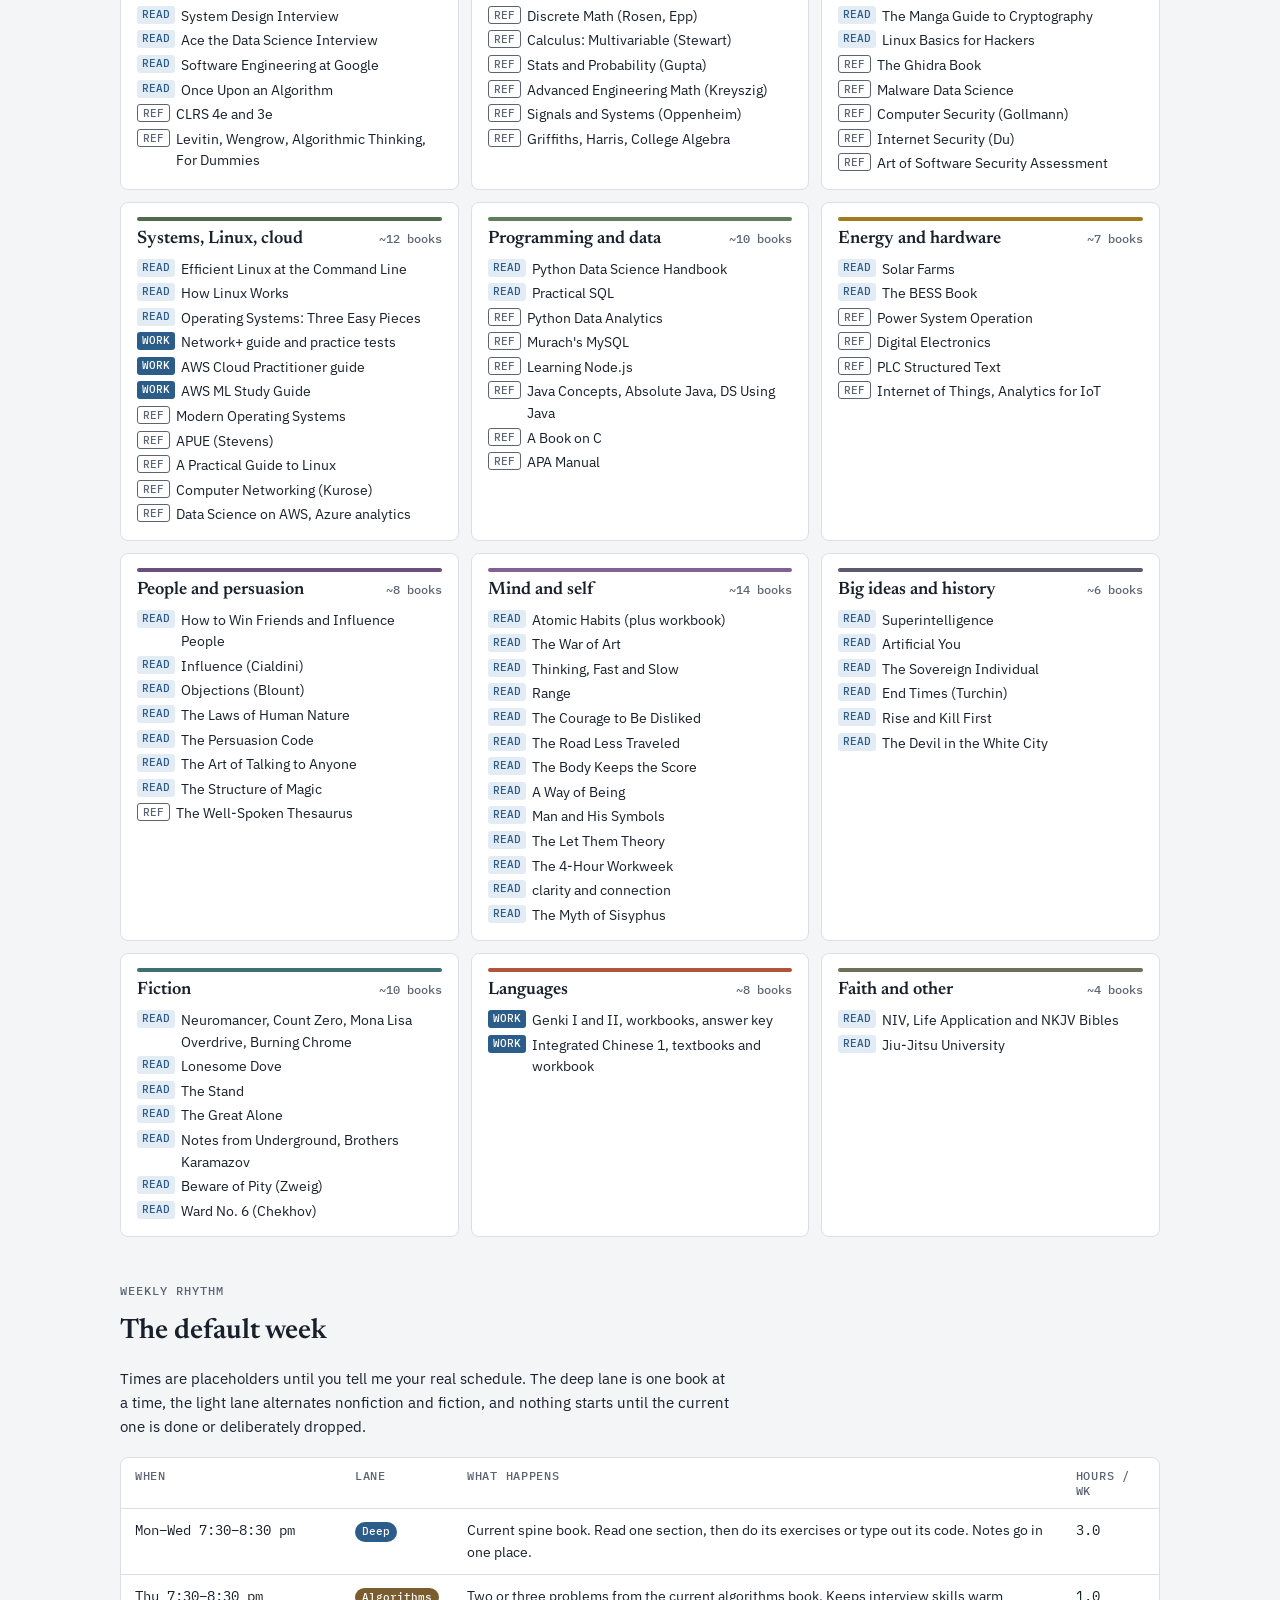
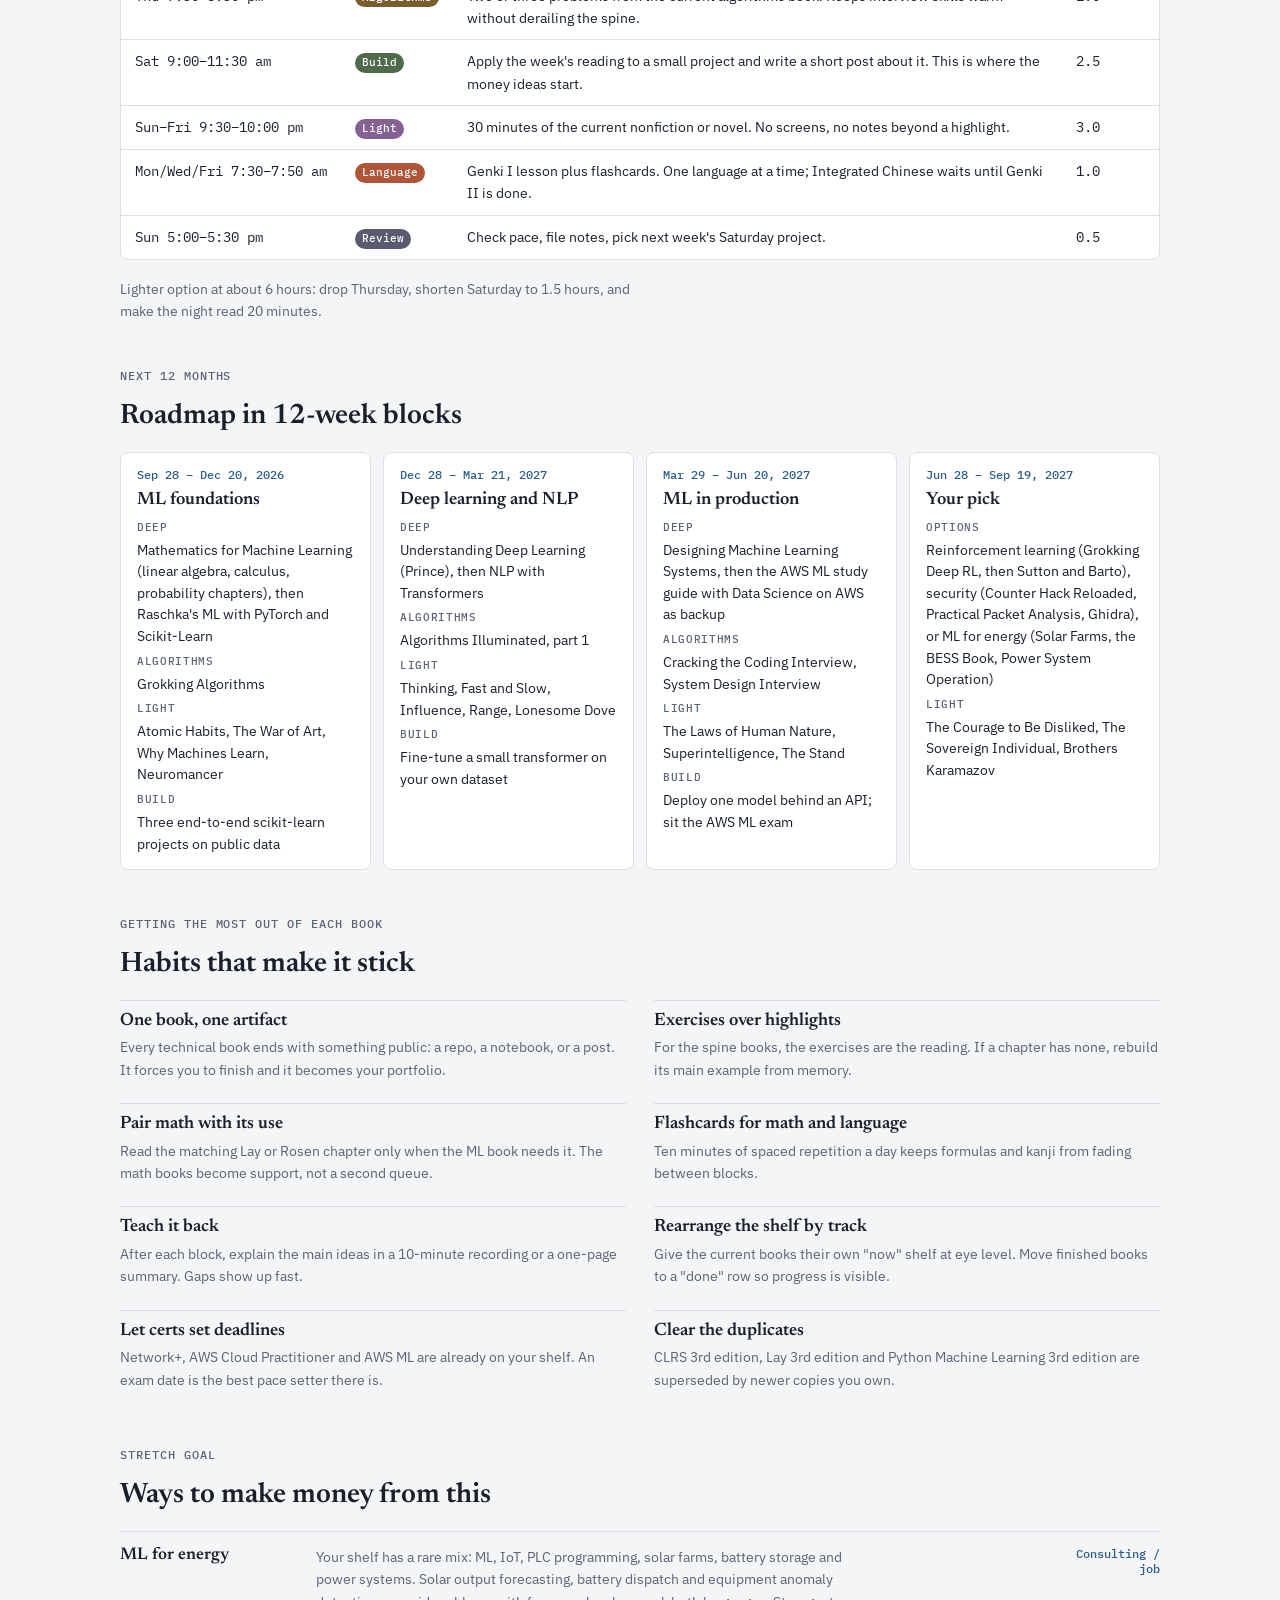
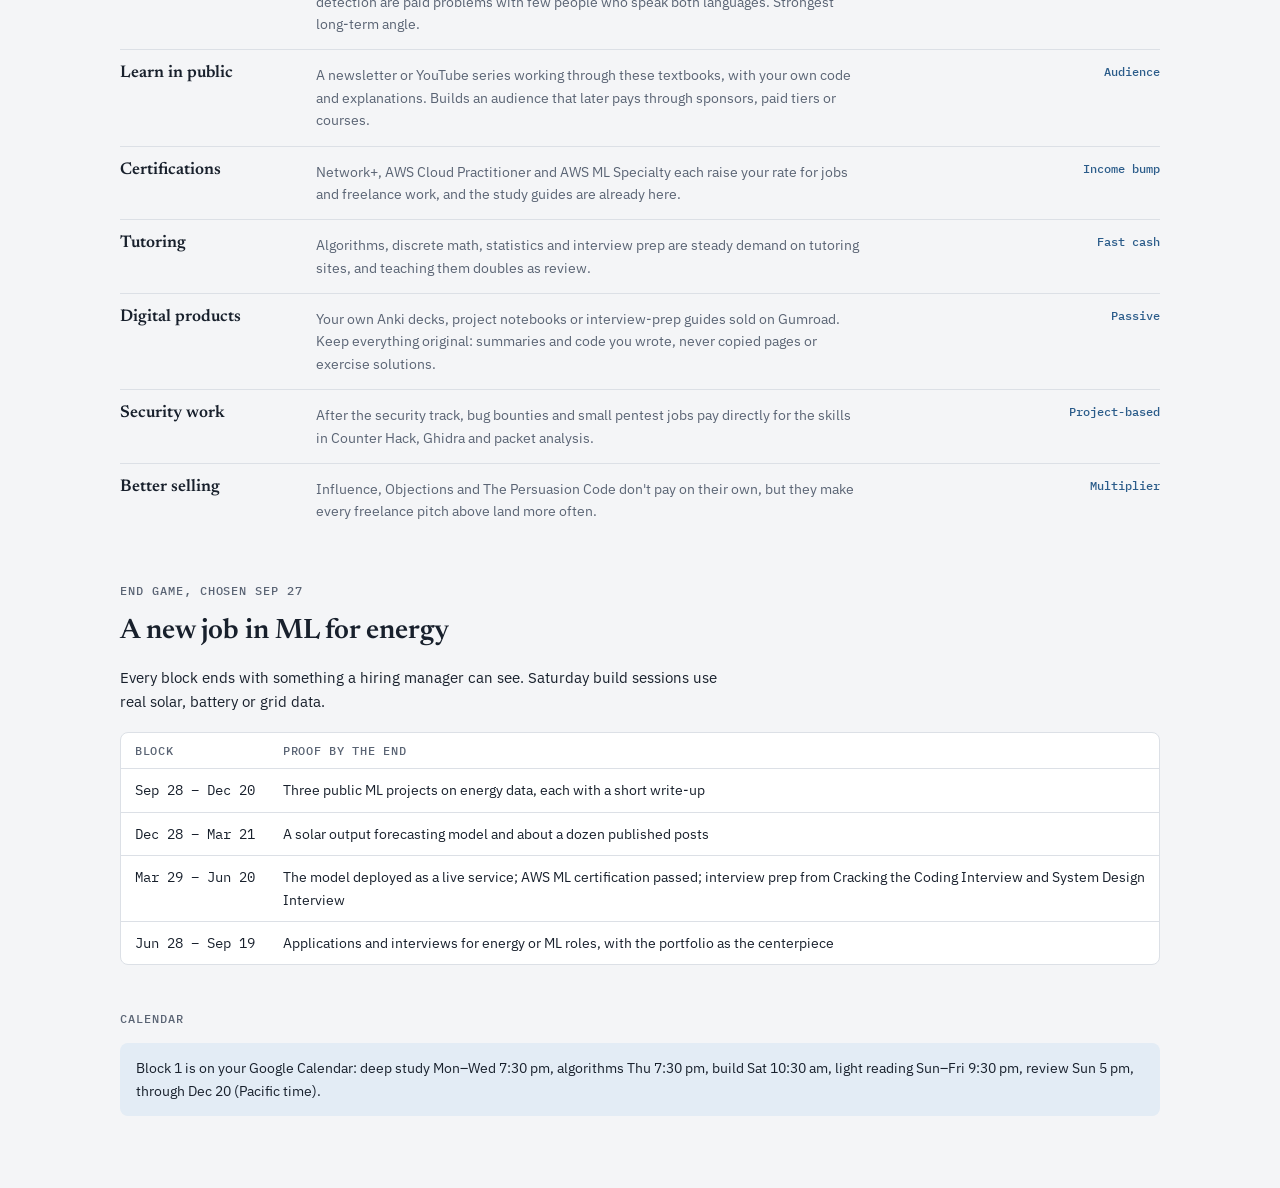
<file: shelf-to-skill/plan/index.html>
<!doctype html>
<html lang="en"><head><meta charset="utf-8"><meta name="viewport" content="width=device-width,initial-scale=1">
<title>Shelf to Skill</title>
<link rel="preconnect" href="https://fonts.googleapis.com">
<link rel="stylesheet" href="https://fonts.googleapis.com/css2?family=Newsreader:opsz,wght@6..72,500;6..72,600&family=IBM+Plex+Sans:wght@400;500;600&family=IBM+Plex+Mono:wght@400;500&display=swap">
<style>
:root{
  --bg:#F4F5F7; --paper:#FFFFFF; --ink:#18202C; --muted:#5A6474; --line:#DCE0E6;
  --accent:#2B5C8A; --accent-soft:#E3ECF5;
  --t-ml:#2B5C8A; --t-rl:#4A6FA5; --t-cv:#6A86B8; --t-alg:#7A5C2E; --t-math:#8B6B3A;
  --t-sec:#8A3B3B; --t-sys:#4F6B4A; --t-prog:#5E7F5A; --t-energy:#A07A1E;
  --t-people:#6B4E7A; --t-self:#846193; --t-ideas:#5A5A6E; --t-fic:#3F6E73; --t-lang:#B0553A; --t-faith:#6E6E5A;
  --serif:"Newsreader",Georgia,serif; --sans:"IBM Plex Sans",system-ui,sans-serif; --mono:"IBM Plex Mono",ui-monospace,monospace;
}
@media (prefers-color-scheme:dark){:root:not([data-theme="light"]){
  color-scheme:dark; --bg:#12161D; --paper:#1A2029; --ink:#E6E9EE; --muted:#9AA4B3; --line:#2C3440;
  --accent:#8DB6DE; --accent-soft:#1F2C3B;
}}
:root[data-theme="dark"]{
  color-scheme:dark; --bg:#12161D; --paper:#1A2029; --ink:#E6E9EE; --muted:#9AA4B3; --line:#2C3440;
  --accent:#8DB6DE; --accent-soft:#1F2C3B;
}
*{box-sizing:border-box}
body{background:var(--bg);color:var(--ink);font:15px/1.6 var(--sans);padding-inline:16px;padding-block:32px 64px}
.wrap{max-width:1040px;margin:0 auto;display:flex;flex-direction:column;gap:48px}
h1,h2,h3{font-family:var(--serif);font-weight:600;text-wrap:balance;margin:0;line-height:1.2}
h1{font-size:clamp(34px,6vw,52px)}
h2{font-size:28px}
h3{font-size:18px}
p{margin:0;max-width:68ch}
.eyebrow{font:500 12px/1 var(--mono);letter-spacing:.08em;text-transform:uppercase;color:var(--muted)}
section{display:flex;flex-direction:column;gap:18px}
.lede{font-size:17px;color:var(--muted)}
.shelf{display:flex;height:120px;gap:2px;align-items:flex-end;border-bottom:6px solid var(--muted);padding-inline:4px;overflow:hidden}
.spine{flex:1 1 auto;border-radius:2px 2px 0 0;min-width:4px}
.legend{display:flex;flex-wrap:wrap;gap:6px 16px;font-size:13px;color:var(--muted)}
.legend span{display:inline-flex;align-items:center;gap:6px}
.legend i{width:10px;height:10px;border-radius:2px;display:inline-block}
.stats{display:grid;grid-template-columns:repeat(4,1fr);gap:12px}
.stat{background:var(--paper);border:1px solid var(--line);border-radius:8px;padding:14px 16px;display:flex;flex-direction:column;gap:2px}
.stat b{font:500 28px/1.1 var(--mono);font-variant-numeric:tabular-nums}
.stat small{color:var(--muted);font-size:13px}
.tiers{display:grid;grid-template-columns:repeat(2,1fr);gap:12px}
.tier{border-top:3px solid var(--accent);background:var(--paper);padding:14px 16px;border-radius:0 0 8px 8px;display:flex;flex-direction:column;gap:6px}
.tier p{color:var(--muted);font-size:14px}
.tracks{display:grid;grid-template-columns:repeat(3,1fr);gap:12px}
.track{background:var(--paper);border:1px solid var(--line);border-radius:8px;padding:14px 16px;display:flex;flex-direction:column;gap:8px}
.track header{display:flex;justify-content:space-between;align-items:baseline;gap:8px}
.track .n{font:500 12px var(--mono);color:var(--muted)}
.track .sw{display:block;height:4px;border-radius:2px}
.track ul{margin:0;padding:0;list-style:none;font-size:13.5px;display:flex;flex-direction:column;gap:3px}
.track li{display:flex;gap:6px}
.tag{font:500 10.5px/1.7 var(--mono);padding:0 5px;border-radius:3px;flex:none;height:18px}
.tag.w{background:var(--accent);color:var(--paper)}
.tag.r{border:1px solid var(--muted);color:var(--muted)}
.tag.f{background:var(--accent-soft);color:var(--accent)}
.key{display:flex;flex-wrap:wrap;gap:14px;font-size:13px;color:var(--muted)}
.key span{display:inline-flex;gap:6px;align-items:center}
.tablewrap{overflow-x:auto;background:var(--paper);border:1px solid var(--line);border-radius:8px}
table{border-collapse:collapse;width:100%;font-size:14px;min-width:620px}
th,td{text-align:left;padding:10px 14px;border-bottom:1px solid var(--line);vertical-align:top}
th{font:500 12px var(--mono);text-transform:uppercase;letter-spacing:.06em;color:var(--muted)}
tr:last-child td{border-bottom:0}
td.t{font-family:var(--mono);font-variant-numeric:tabular-nums;white-space:nowrap}
.lane{display:inline-block;font:500 11px/1.8 var(--mono);padding:0 7px;border-radius:10px;color:#fff}
.quarters{display:grid;grid-template-columns:repeat(4,1fr);gap:12px}
.q{background:var(--paper);border:1px solid var(--line);border-radius:8px;padding:14px 16px;display:flex;flex-direction:column;gap:8px;font-size:13.5px}
.q .when{font:500 12px var(--mono);color:var(--accent)}
.q dl{margin:0;display:flex;flex-direction:column;gap:6px}
.q dt{font:500 11px var(--mono);text-transform:uppercase;letter-spacing:.06em;color:var(--muted)}
.q dd{margin:0}
.ideas{display:grid;grid-template-columns:repeat(2,1fr);gap:12px 28px}
.idea{display:flex;flex-direction:column;gap:4px;padding-block:10px;border-top:1px solid var(--line)}
.idea p{color:var(--muted);font-size:14px}
.money{display:flex;flex-direction:column;gap:0}
.m{display:grid;grid-template-columns:180px 1fr 110px;gap:16px;padding-block:14px;border-top:1px solid var(--line);align-items:start}
.m h3{font-size:17px}
.m p{font-size:14px;color:var(--muted)}
.m .fit{font:500 12px var(--mono);color:var(--accent);text-align:right}
.note{background:var(--accent-soft);border-radius:8px;padding:14px 16px;font-size:14px}
@media (max-width:820px){.tracks{grid-template-columns:repeat(2,1fr)}.quarters{grid-template-columns:repeat(2,1fr)}.stats{grid-template-columns:repeat(2,1fr)}}
@media (max-width:560px){.tracks,.quarters,.tiers,.ideas{grid-template-columns:1fr}.m{grid-template-columns:1fr;gap:4px}.m .fit{text-align:left}}
</style>

<div class="wrap">
<header style="display:flex;flex-direction:column;gap:14px">
  <span class="eyebrow">Ricky's main bookcase · plan starts Mon Sep 28, 2026</span>
  <h1>Shelf to Skill</h1>
  <p class="lede">About 145 books, sorted into tracks, with a weekly rhythm that runs three lanes at once: one deep technical book with exercises, one light book at night, and a Saturday build session that turns reading into something you can show.</p>
  <div class="shelf" id="shelf" aria-label="Books per track, drawn as spines"></div>
  <div class="legend" id="legend"></div>
</header>

<section>
  <span class="eyebrow">The honest math</span>
  <h2>You won't read all 145, and you shouldn't try</h2>
  <p>At about 11 hours a week you finish roughly 3 to 4 heavy textbooks worked properly and 20 to 25 lighter books a year. That makes this a three to four year shelf. The trick is deciding up front how each book gets used.</p>
  <div class="stats">
    <div class="stat"><b>~12</b><small>Work through, with exercises and code</small></div>
    <div class="stat"><b>~45</b><small>Read cover to cover</small></div>
    <div class="stat"><b>~75</b><small>Reference: pull chapters when a project needs them</small></div>
    <div class="stat"><b>~11 h</b><small>Per week in the default rhythm</small></div>
  </div>
</section>

<section>
  <span class="eyebrow">Tracks</span>
  <h2>Your shelf, grouped</h2>
  <div class="key">
    <span><span class="tag w">WORK</span>work through with exercises</span>
    <span><span class="tag f">READ</span>read cover to cover</span>
    <span><span class="tag r">REF</span>reference, dip in as needed</span>
  </div>
  <div class="tracks" id="tracks"></div>
</section>

<section>
  <span class="eyebrow">Weekly rhythm</span>
  <h2>The default week</h2>
  <p>Times are placeholders until you tell me your real schedule. The deep lane is one book at a time, the light lane alternates nonfiction and fiction, and nothing starts until the current one is done or deliberately dropped.</p>
  <div class="tablewrap"><table>
    <thead><tr><th>When</th><th>Lane</th><th>What happens</th><th>Hours / wk</th></tr></thead>
    <tbody>
      <tr><td class="t">Mon–Wed 7:30–8:30 pm</td><td><span class="lane" style="background:var(--t-ml)">Deep</span></td><td>Current spine book. Read one section, then do its exercises or type out its code. Notes go in one place.</td><td class="t">3.0</td></tr>
      <tr><td class="t">Thu 7:30–8:30 pm</td><td><span class="lane" style="background:var(--t-alg)">Algorithms</span></td><td>Two or three problems from the current algorithms book. Keeps interview skills warm without derailing the spine.</td><td class="t">1.0</td></tr>
      <tr><td class="t">Sat 9:00–11:30 am</td><td><span class="lane" style="background:var(--t-sys)">Build</span></td><td>Apply the week's reading to a small project and write a short post about it. This is where the money ideas start.</td><td class="t">2.5</td></tr>
      <tr><td class="t">Sun–Fri 9:30–10:00 pm</td><td><span class="lane" style="background:var(--t-self)">Light</span></td><td>30 minutes of the current nonfiction or novel. No screens, no notes beyond a highlight.</td><td class="t">3.0</td></tr>
      <tr><td class="t">Mon/Wed/Fri 7:30–7:50 am</td><td><span class="lane" style="background:var(--t-lang)">Language</span></td><td>Genki I lesson plus flashcards. One language at a time; Integrated Chinese waits until Genki II is done.</td><td class="t">1.0</td></tr>
      <tr><td class="t">Sun 5:00–5:30 pm</td><td><span class="lane" style="background:var(--t-ideas)">Review</span></td><td>Check pace, file notes, pick next week's Saturday project.</td><td class="t">0.5</td></tr>
    </tbody>
  </table></div>
  <p style="color:var(--muted);font-size:14px">Lighter option at about 6 hours: drop Thursday, shorten Saturday to 1.5 hours, and make the night read 20 minutes.</p>
</section>

<section>
  <span class="eyebrow">Next 12 months</span>
  <h2>Roadmap in 12-week blocks</h2>
  <div class="quarters">
    <div class="q"><span class="when">Sep 28 – Dec 20, 2026</span><h3>ML foundations</h3><dl>
      <dt>Deep</dt><dd>Mathematics for Machine Learning (linear algebra, calculus, probability chapters), then Raschka's ML with PyTorch and Scikit-Learn</dd>
      <dt>Algorithms</dt><dd>Grokking Algorithms</dd>
      <dt>Light</dt><dd>Atomic Habits, The War of Art, Why Machines Learn, Neuromancer</dd>
      <dt>Build</dt><dd>Three end-to-end scikit-learn projects on public data</dd></dl></div>
    <div class="q"><span class="when">Dec 28 – Mar 21, 2027</span><h3>Deep learning and NLP</h3><dl>
      <dt>Deep</dt><dd>Understanding Deep Learning (Prince), then NLP with Transformers</dd>
      <dt>Algorithms</dt><dd>Algorithms Illuminated, part 1</dd>
      <dt>Light</dt><dd>Thinking, Fast and Slow, Influence, Range, Lonesome Dove</dd>
      <dt>Build</dt><dd>Fine-tune a small transformer on your own dataset</dd></dl></div>
    <div class="q"><span class="when">Mar 29 – Jun 20, 2027</span><h3>ML in production</h3><dl>
      <dt>Deep</dt><dd>Designing Machine Learning Systems, then the AWS ML study guide with Data Science on AWS as backup</dd>
      <dt>Algorithms</dt><dd>Cracking the Coding Interview, System Design Interview</dd>
      <dt>Light</dt><dd>The Laws of Human Nature, Superintelligence, The Stand</dd>
      <dt>Build</dt><dd>Deploy one model behind an API; sit the AWS ML exam</dd></dl></div>
    <div class="q"><span class="when">Jun 28 – Sep 19, 2027</span><h3>Your pick</h3><dl>
      <dt>Options</dt><dd>Reinforcement learning (Grokking Deep RL, then Sutton and Barto), security (Counter Hack Reloaded, Practical Packet Analysis, Ghidra), or ML for energy (Solar Farms, the BESS Book, Power System Operation)</dd>
      <dt>Light</dt><dd>The Courage to Be Disliked, The Sovereign Individual, Brothers Karamazov</dd></dl></div>
  </div>
</section>

<section>
  <span class="eyebrow">Getting the most out of each book</span>
  <h2>Habits that make it stick</h2>
  <div class="ideas">
    <div class="idea"><h3>One book, one artifact</h3><p>Every technical book ends with something public: a repo, a notebook, or a post. It forces you to finish and it becomes your portfolio.</p></div>
    <div class="idea"><h3>Exercises over highlights</h3><p>For the spine books, the exercises are the reading. If a chapter has none, rebuild its main example from memory.</p></div>
    <div class="idea"><h3>Pair math with its use</h3><p>Read the matching Lay or Rosen chapter only when the ML book needs it. The math books become support, not a second queue.</p></div>
    <div class="idea"><h3>Flashcards for math and language</h3><p>Ten minutes of spaced repetition a day keeps formulas and kanji from fading between blocks.</p></div>
    <div class="idea"><h3>Teach it back</h3><p>After each block, explain the main ideas in a 10-minute recording or a one-page summary. Gaps show up fast.</p></div>
    <div class="idea"><h3>Rearrange the shelf by track</h3><p>Give the current books their own "now" shelf at eye level. Move finished books to a "done" row so progress is visible.</p></div>
    <div class="idea"><h3>Let certs set deadlines</h3><p>Network+, AWS Cloud Practitioner and AWS ML are already on your shelf. An exam date is the best pace setter there is.</p></div>
    <div class="idea"><h3>Clear the duplicates</h3><p>CLRS 3rd edition, Lay 3rd edition and Python Machine Learning 3rd edition are superseded by newer copies you own.</p></div>
  </div>
</section>

<section>
  <span class="eyebrow">Stretch goal</span>
  <h2>Ways to make money from this</h2>
  <div class="money">
    <div class="m"><h3>ML for energy</h3><p>Your shelf has a rare mix: ML, IoT, PLC programming, solar farms, battery storage and power systems. Solar output forecasting, battery dispatch and equipment anomaly detection are paid problems with few people who speak both languages. Strongest long-term angle.</p><span class="fit">Consulting / job</span></div>
    <div class="m"><h3>Learn in public</h3><p>A newsletter or YouTube series working through these textbooks, with your own code and explanations. Builds an audience that later pays through sponsors, paid tiers or courses.</p><span class="fit">Audience</span></div>
    <div class="m"><h3>Certifications</h3><p>Network+, AWS Cloud Practitioner and AWS ML Specialty each raise your rate for jobs and freelance work, and the study guides are already here.</p><span class="fit">Income bump</span></div>
    <div class="m"><h3>Tutoring</h3><p>Algorithms, discrete math, statistics and interview prep are steady demand on tutoring sites, and teaching them doubles as review.</p><span class="fit">Fast cash</span></div>
    <div class="m"><h3>Digital products</h3><p>Your own Anki decks, project notebooks or interview-prep guides sold on Gumroad. Keep everything original: summaries and code you wrote, never copied pages or exercise solutions.</p><span class="fit">Passive</span></div>
    <div class="m"><h3>Security work</h3><p>After the security track, bug bounties and small pentest jobs pay directly for the skills in Counter Hack, Ghidra and packet analysis.</p><span class="fit">Project-based</span></div>
    <div class="m"><h3>Better selling</h3><p>Influence, Objections and The Persuasion Code don't pay on their own, but they make every freelance pitch above land more often.</p><span class="fit">Multiplier</span></div>
  </div>
</section>

<section>
  <span class="eyebrow">End game, chosen Sep 27</span>
  <h2>A new job in ML for energy</h2>
  <p>Every block ends with something a hiring manager can see. Saturday build sessions use real solar, battery or grid data.</p>
  <div class="tablewrap"><table>
    <thead><tr><th>Block</th><th>Proof by the end</th></tr></thead>
    <tbody>
      <tr><td class="t">Sep 28 – Dec 20</td><td>Three public ML projects on energy data, each with a short write-up</td></tr>
      <tr><td class="t">Dec 28 – Mar 21</td><td>A solar output forecasting model and about a dozen published posts</td></tr>
      <tr><td class="t">Mar 29 – Jun 20</td><td>The model deployed as a live service; AWS ML certification passed; interview prep from Cracking the Coding Interview and System Design Interview</td></tr>
      <tr><td class="t">Jun 28 – Sep 19</td><td>Applications and interviews for energy or ML roles, with the portfolio as the centerpiece</td></tr>
    </tbody>
  </table></div>
</section>

<section>
  <span class="eyebrow">Calendar</span>
  <div class="note">Block 1 is on your Google Calendar: deep study Mon–Wed 7:30 pm, algorithms Thu 7:30 pm, build Sat 10:30 am, light reading Sun–Fri 9:30 pm, review Sun 5 pm, through Dec 20 (Pacific time).</div>
</section>
</div>

<script>
const T=[
 ["ML and AI core","--t-ml",[["w","Mathematics for Machine Learning (Deisenroth)"],["w","ML with PyTorch and Scikit-Learn (Raschka)"],["w","Understanding Deep Learning (Prince)"],["w","NLP with Transformers"],["w","Designing ML Systems (Huyen)"],["f","Why Machines Learn"],["r","Hands-On ML (Géron)"],["r","Deep Learning with Python (Chollet)"],["r","Deep Learning (Goodfellow)"],["r","Deep Learning (Glassner)"],["r","Pattern Recognition and ML (Bishop)"],["r","AI: A Modern Approach"],["r","Artificial Intelligence (Poole)"],["r","Probabilistic Graphical Models"],["r","A Mathematical Theory of Evidence"],["r","Alpaydin, Marsland, Watt, Fenner, Esposito, Prosise"],["r","Python Machine Learning 3e (superseded)"]]],
 ["RL and decisions","--t-rl",[["w","Grokking Deep RL"],["w","Reinforcement Learning (Sutton, Barto)"],["r","Deep RL Hands-On (Lapan)"],["r","Algorithms for Decision Making"],["r","Algorithms for Optimization"]]],
 ["Computer vision","--t-cv",[["w","Practical ML for Computer Vision"],["r","Learning OpenCV 4"],["r","Computer Vision (Szeliski)"]]],
 ["Algorithms and interviews","--t-alg",[["w","Grokking Algorithms"],["w","Algorithms Illuminated 1 and 2"],["w","Cracking the Coding Interview"],["f","System Design Interview"],["f","Ace the Data Science Interview"],["f","Software Engineering at Google"],["f","Once Upon an Algorithm"],["r","CLRS 4e and 3e"],["r","Levitin, Wengrow, Algorithmic Thinking, For Dummies"]]],
 ["Math and physics","--t-math",[["f","The Art of Statistics"],["f","The Ten Equations That Rule the World"],["r","Linear Algebra (Lay) 5e and 3e"],["r","Discrete Math (Rosen, Epp)"],["r","Calculus: Multivariable (Stewart)"],["r","Stats and Probability (Gupta)"],["r","Advanced Engineering Math (Kreyszig)"],["r","Signals and Systems (Oppenheim)"],["r","Griffiths, Harris, College Algebra"]]],
 ["Security","--t-sec",[["w","Counter Hack Reloaded"],["w","Practical Packet Analysis"],["f","Serious Cryptography"],["f","The Manga Guide to Cryptography"],["f","Linux Basics for Hackers"],["r","The Ghidra Book"],["r","Malware Data Science"],["r","Computer Security (Gollmann)"],["r","Internet Security (Du)"],["r","Art of Software Security Assessment"]]],
 ["Systems, Linux, cloud","--t-sys",[["f","Efficient Linux at the Command Line"],["f","How Linux Works"],["f","Operating Systems: Three Easy Pieces"],["w","Network+ guide and practice tests"],["w","AWS Cloud Practitioner guide"],["w","AWS ML Study Guide"],["r","Modern Operating Systems"],["r","APUE (Stevens)"],["r","A Practical Guide to Linux"],["r","Computer Networking (Kurose)"],["r","Data Science on AWS, Azure analytics"]]],
 ["Programming and data","--t-prog",[["f","Python Data Science Handbook"],["f","Practical SQL"],["r","Python Data Analytics"],["r","Murach's MySQL"],["r","Learning Node.js"],["r","Java Concepts, Absolute Java, DS Using Java"],["r","A Book on C"],["r","APA Manual"]]],
 ["Energy and hardware","--t-energy",[["f","Solar Farms"],["f","The BESS Book"],["r","Power System Operation"],["r","Digital Electronics"],["r","PLC Structured Text"],["r","Internet of Things, Analytics for IoT"]]],
 ["People and persuasion","--t-people",[["f","How to Win Friends and Influence People"],["f","Influence (Cialdini)"],["f","Objections (Blount)"],["f","The Laws of Human Nature"],["f","The Persuasion Code"],["f","The Art of Talking to Anyone"],["f","The Structure of Magic"],["r","The Well-Spoken Thesaurus"]]],
 ["Mind and self","--t-self",[["f","Atomic Habits (plus workbook)"],["f","The War of Art"],["f","Thinking, Fast and Slow"],["f","Range"],["f","The Courage to Be Disliked"],["f","The Road Less Traveled"],["f","The Body Keeps the Score"],["f","A Way of Being"],["f","Man and His Symbols"],["f","The Let Them Theory"],["f","The 4-Hour Workweek"],["f","clarity and connection"],["f","The Myth of Sisyphus"]]],
 ["Big ideas and history","--t-ideas",[["f","Superintelligence"],["f","Artificial You"],["f","The Sovereign Individual"],["f","End Times (Turchin)"],["f","Rise and Kill First"],["f","The Devil in the White City"]]],
 ["Fiction","--t-fic",[["f","Neuromancer, Count Zero, Mona Lisa Overdrive, Burning Chrome"],["f","Lonesome Dove"],["f","The Stand"],["f","The Great Alone"],["f","Notes from Underground, Brothers Karamazov"],["f","Beware of Pity (Zweig)"],["f","Ward No. 6 (Chekhov)"]]],
 ["Languages","--t-lang",[["w","Genki I and II, workbooks, answer key"],["w","Integrated Chinese 1, textbooks and workbook"]]],
 ["Faith and other","--t-faith",[["f","NIV, Life Application and NKJV Bibles"],["f","Jiu-Jitsu University"]]]
];
const counts=[21,5,3,11,13,10,12,10,7,8,14,6,10,8,4];
const tagTxt={w:"WORK",f:"READ",r:"REF"};
const shelf=document.getElementById("shelf"),legend=document.getElementById("legend"),tracks=document.getElementById("tracks");
T.forEach(([name,c,books],i)=>{
  const n=counts[i];
  for(let k=0;k<n;k++){const s=document.createElement("span");s.className="spine";s.style.background=`var(${c})`;s.style.height=(62+((k*37+i*13)%38))+"%";s.style.opacity=(0.78+((k*7)%5)*0.05).toFixed(2);shelf.appendChild(s);}
  legend.insertAdjacentHTML("beforeend",`<span><i style="background:var(${c})"></i>${name}</span>`);
  tracks.insertAdjacentHTML("beforeend",`<article class="track"><span class="sw" style="background:var(${c})"></span><header><h3>${name}</h3><span class="n">~${n} books</span></header><ul>${books.map(([t,b])=>`<li><span class="tag ${t}">${tagTxt[t]}</span><span>${b}</span></li>`).join("")}</ul></article>`);
});
</script>

</html>
</file>
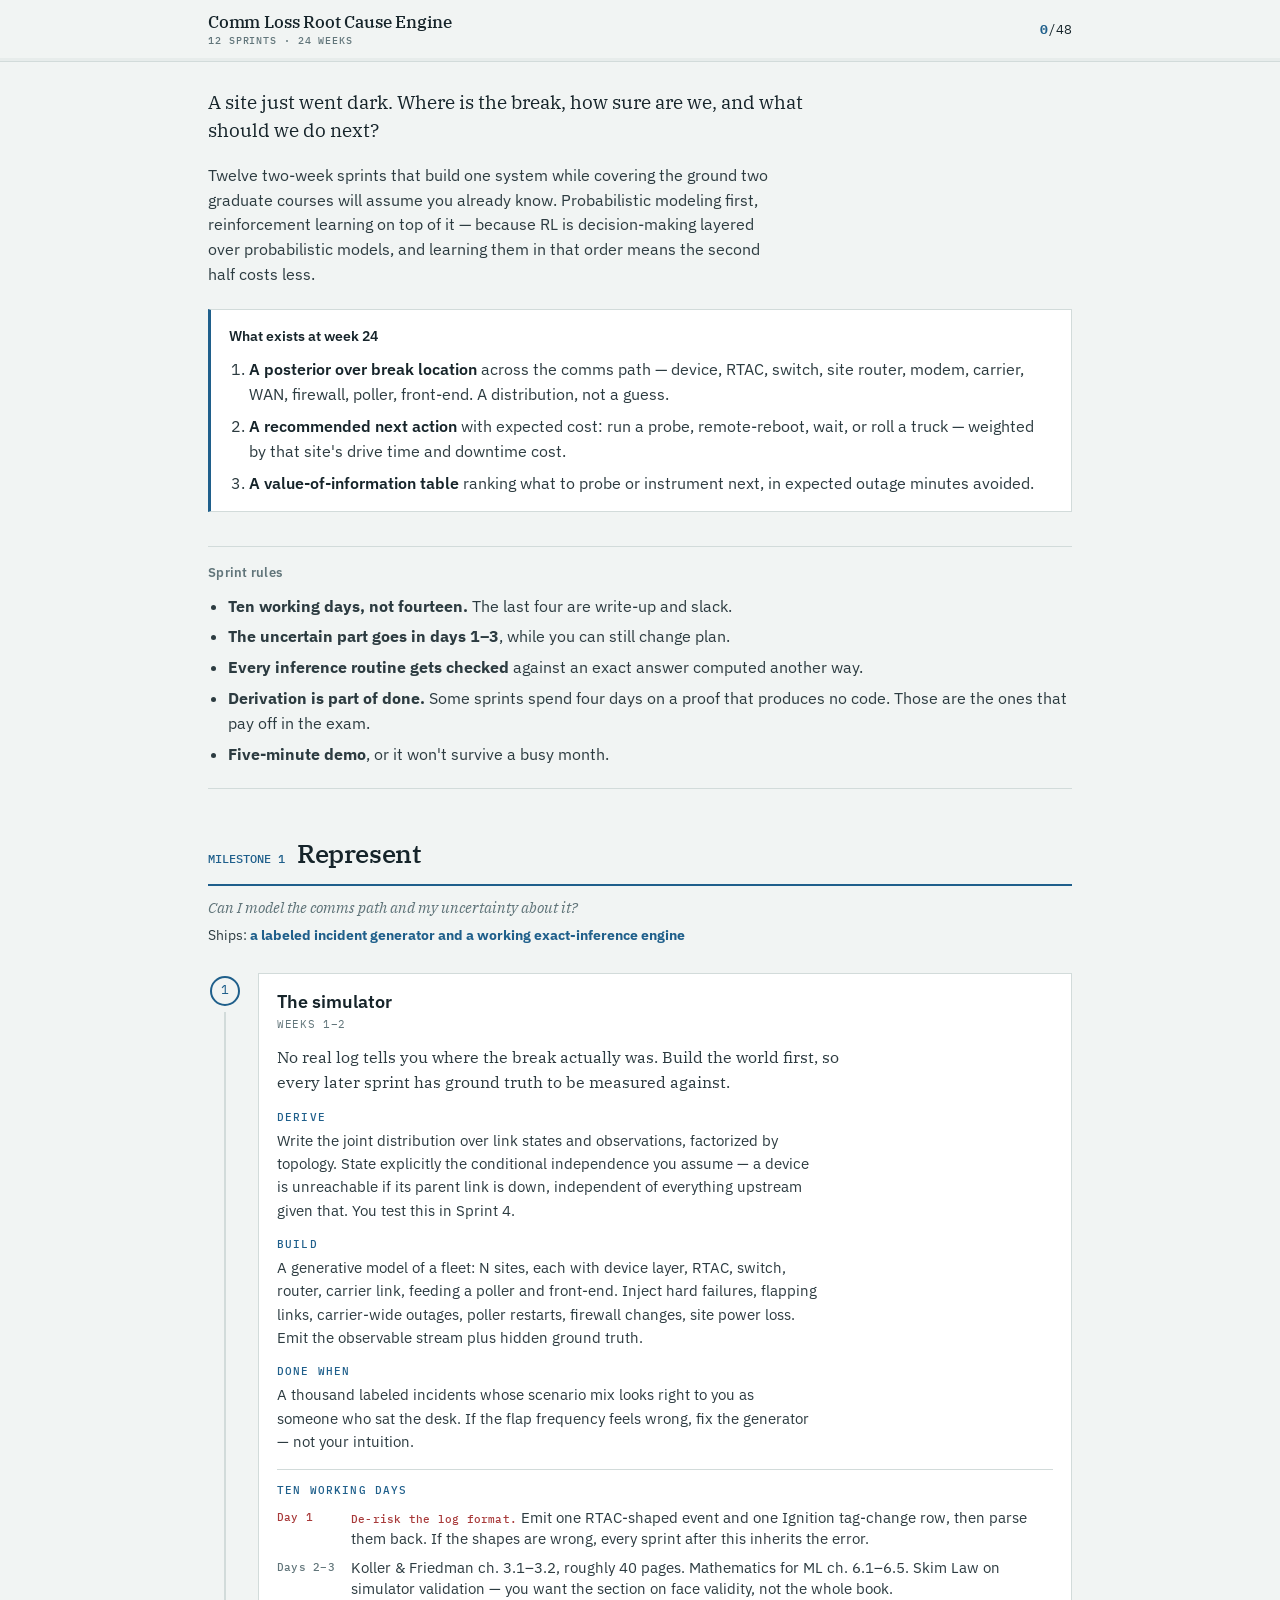
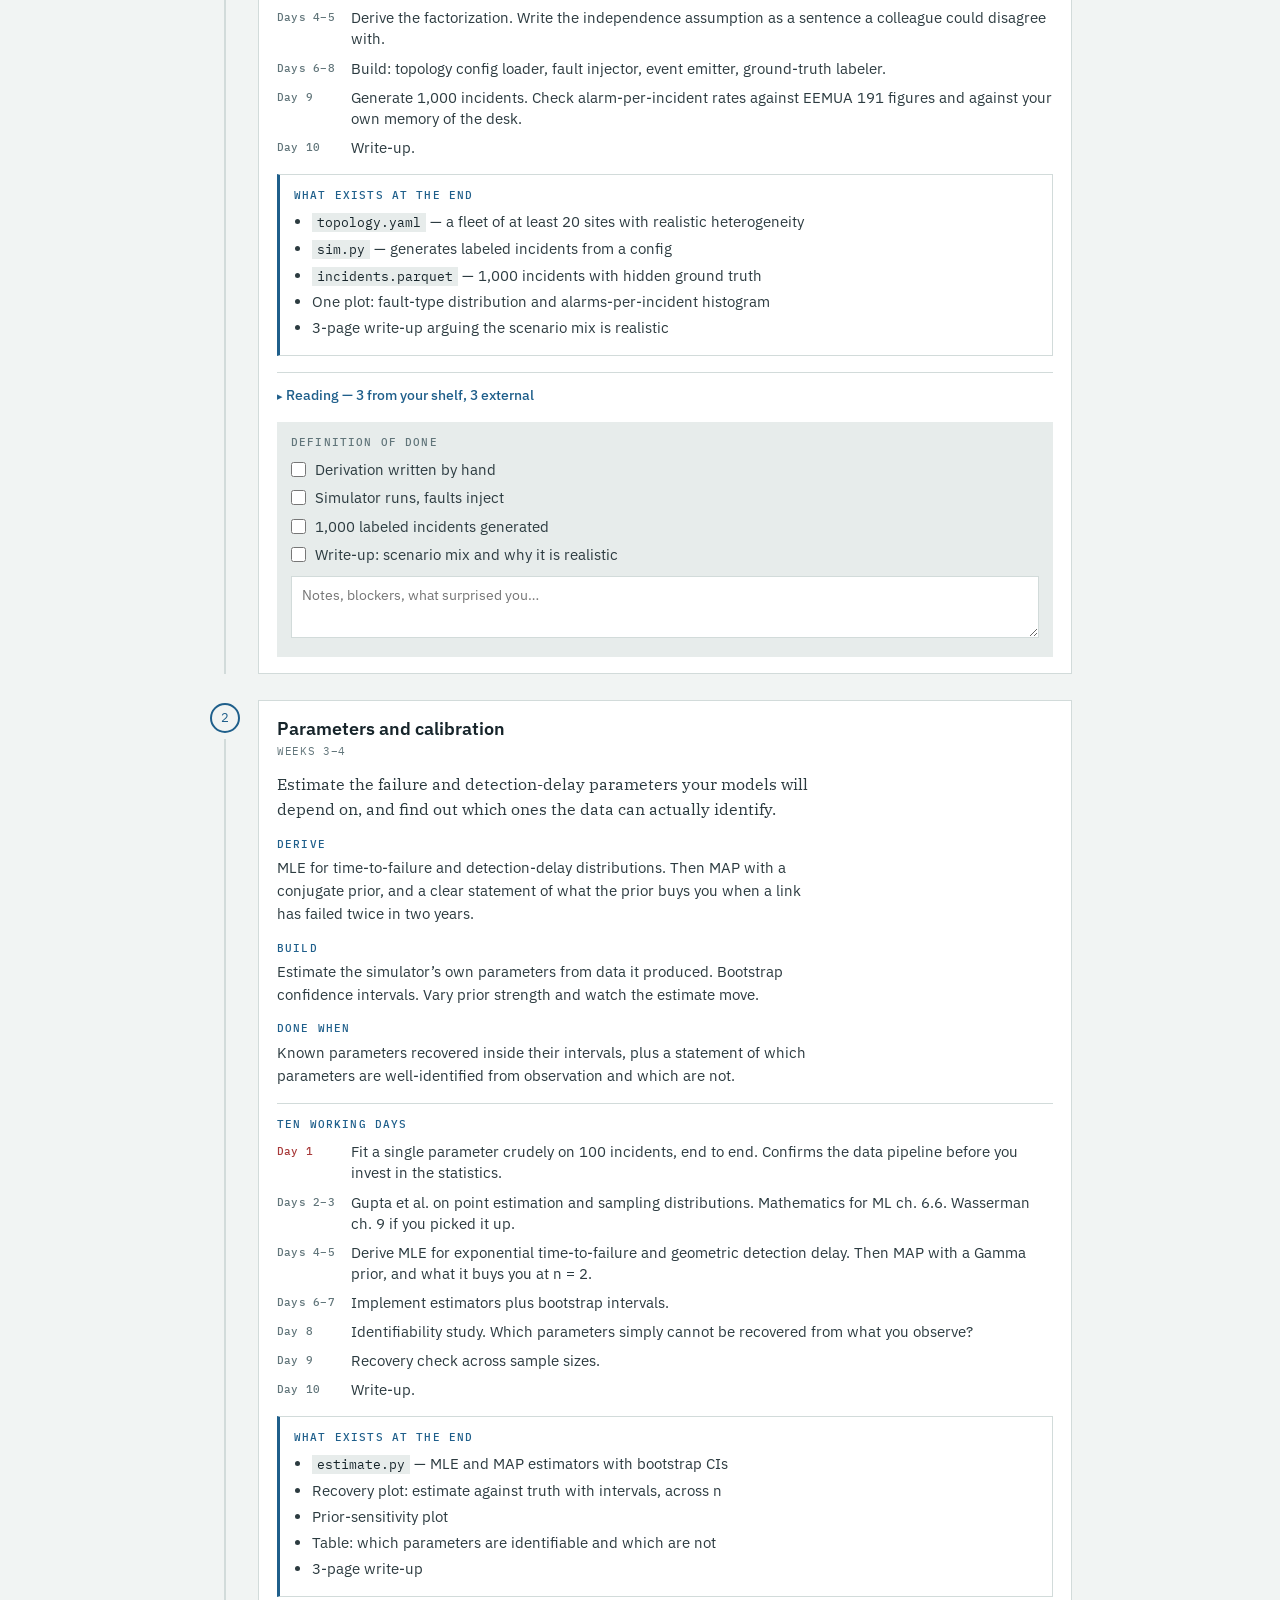
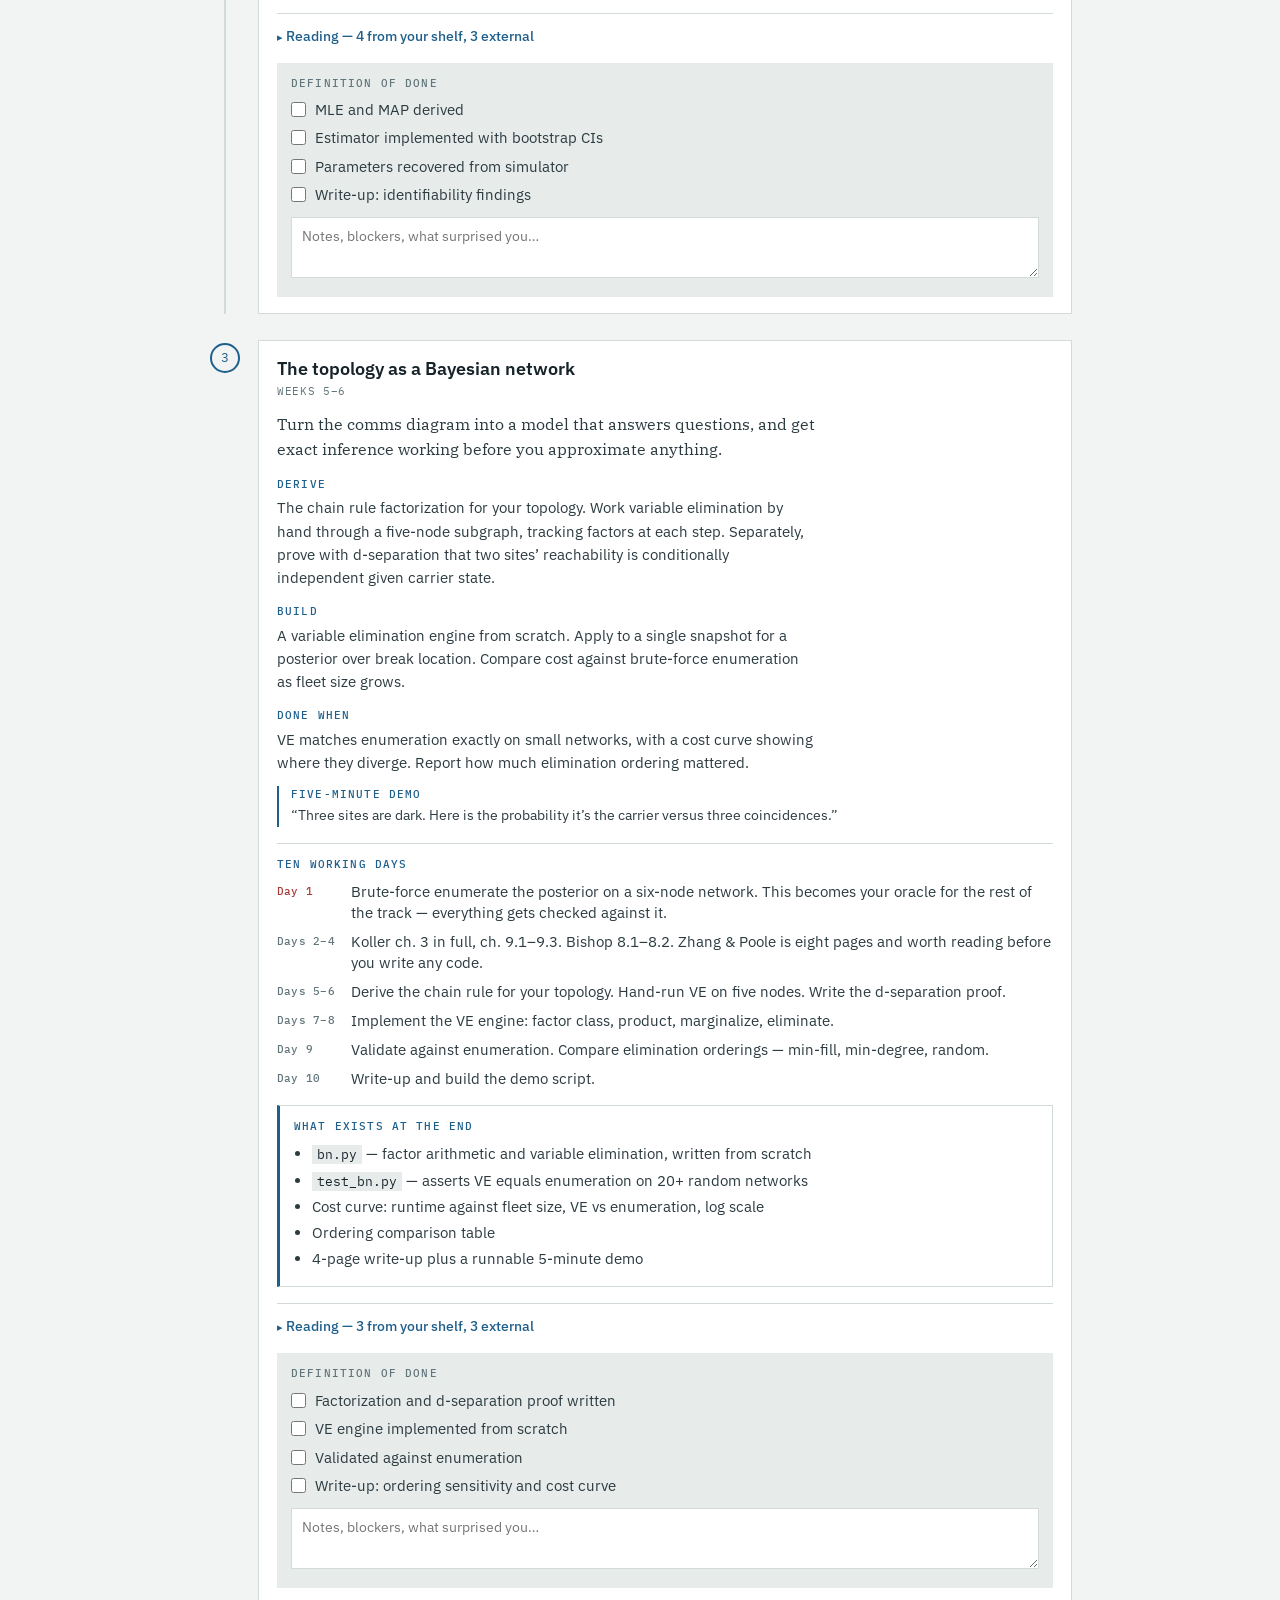
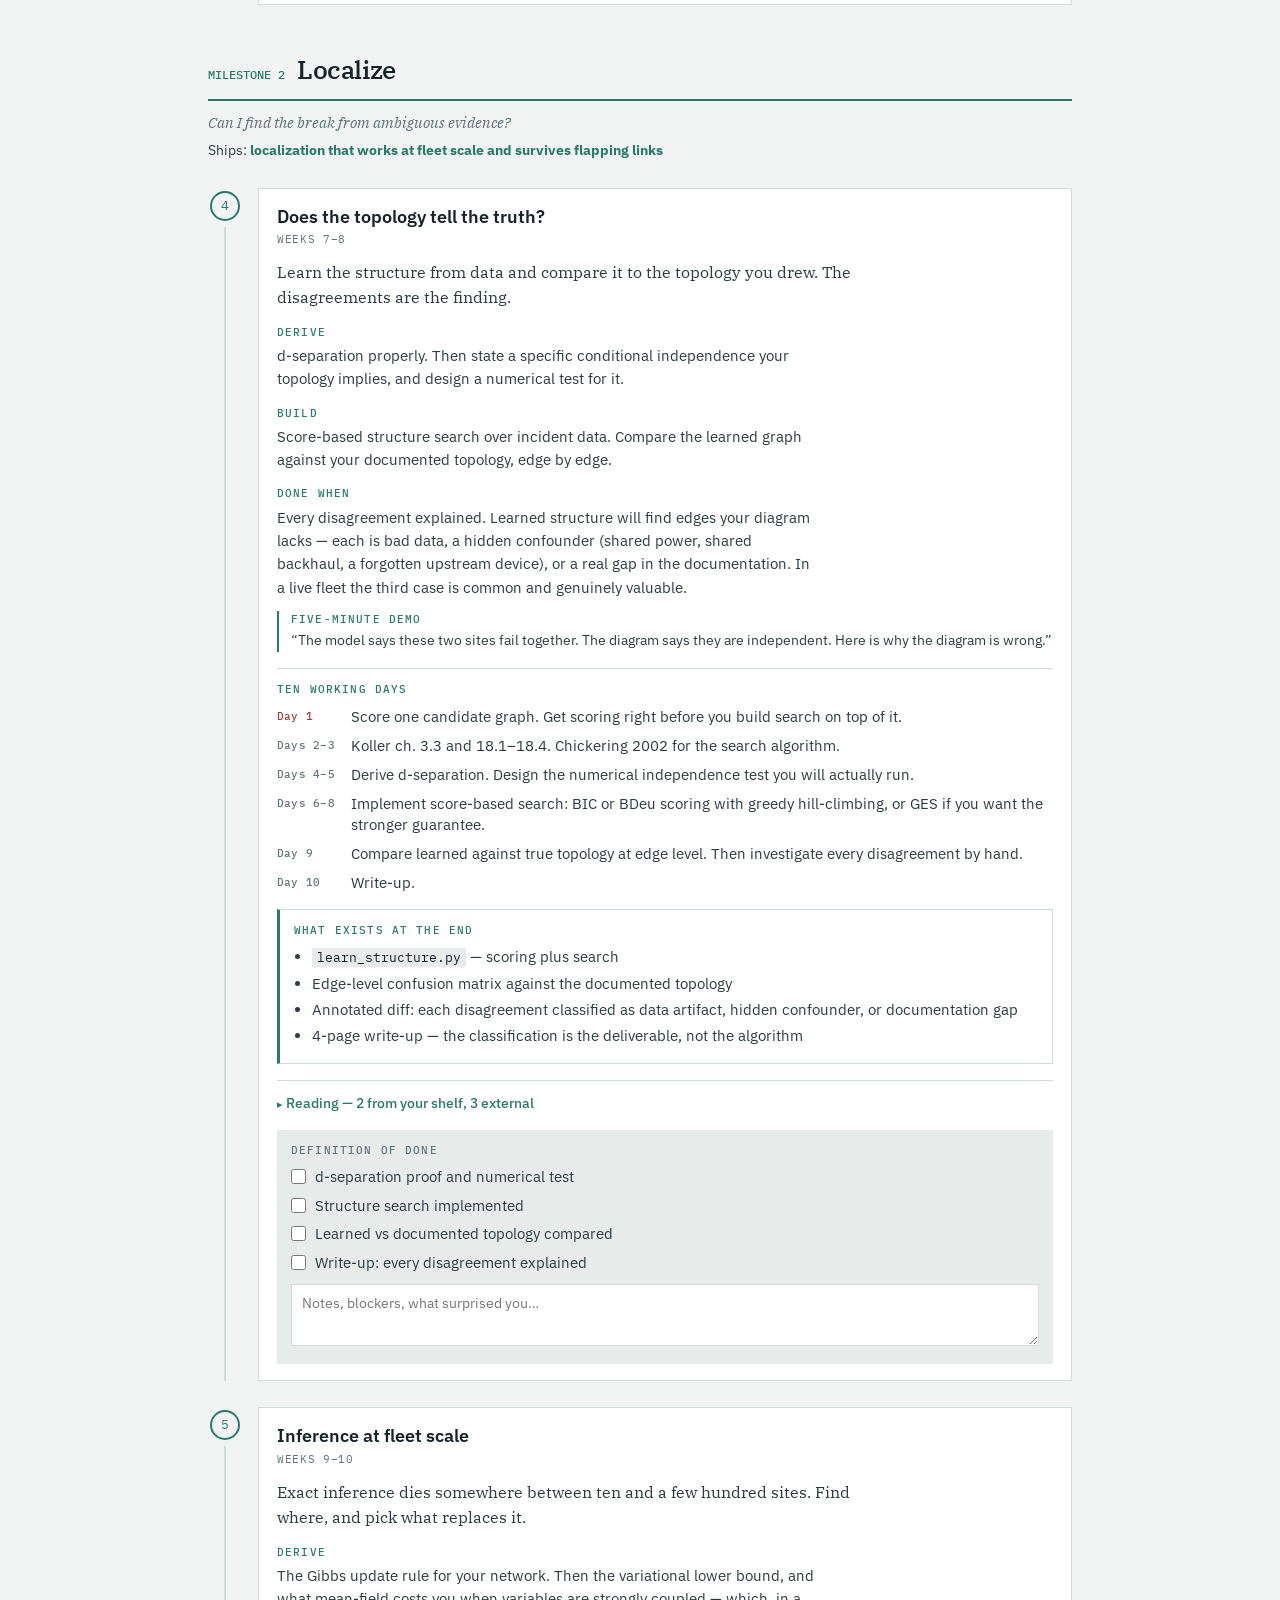
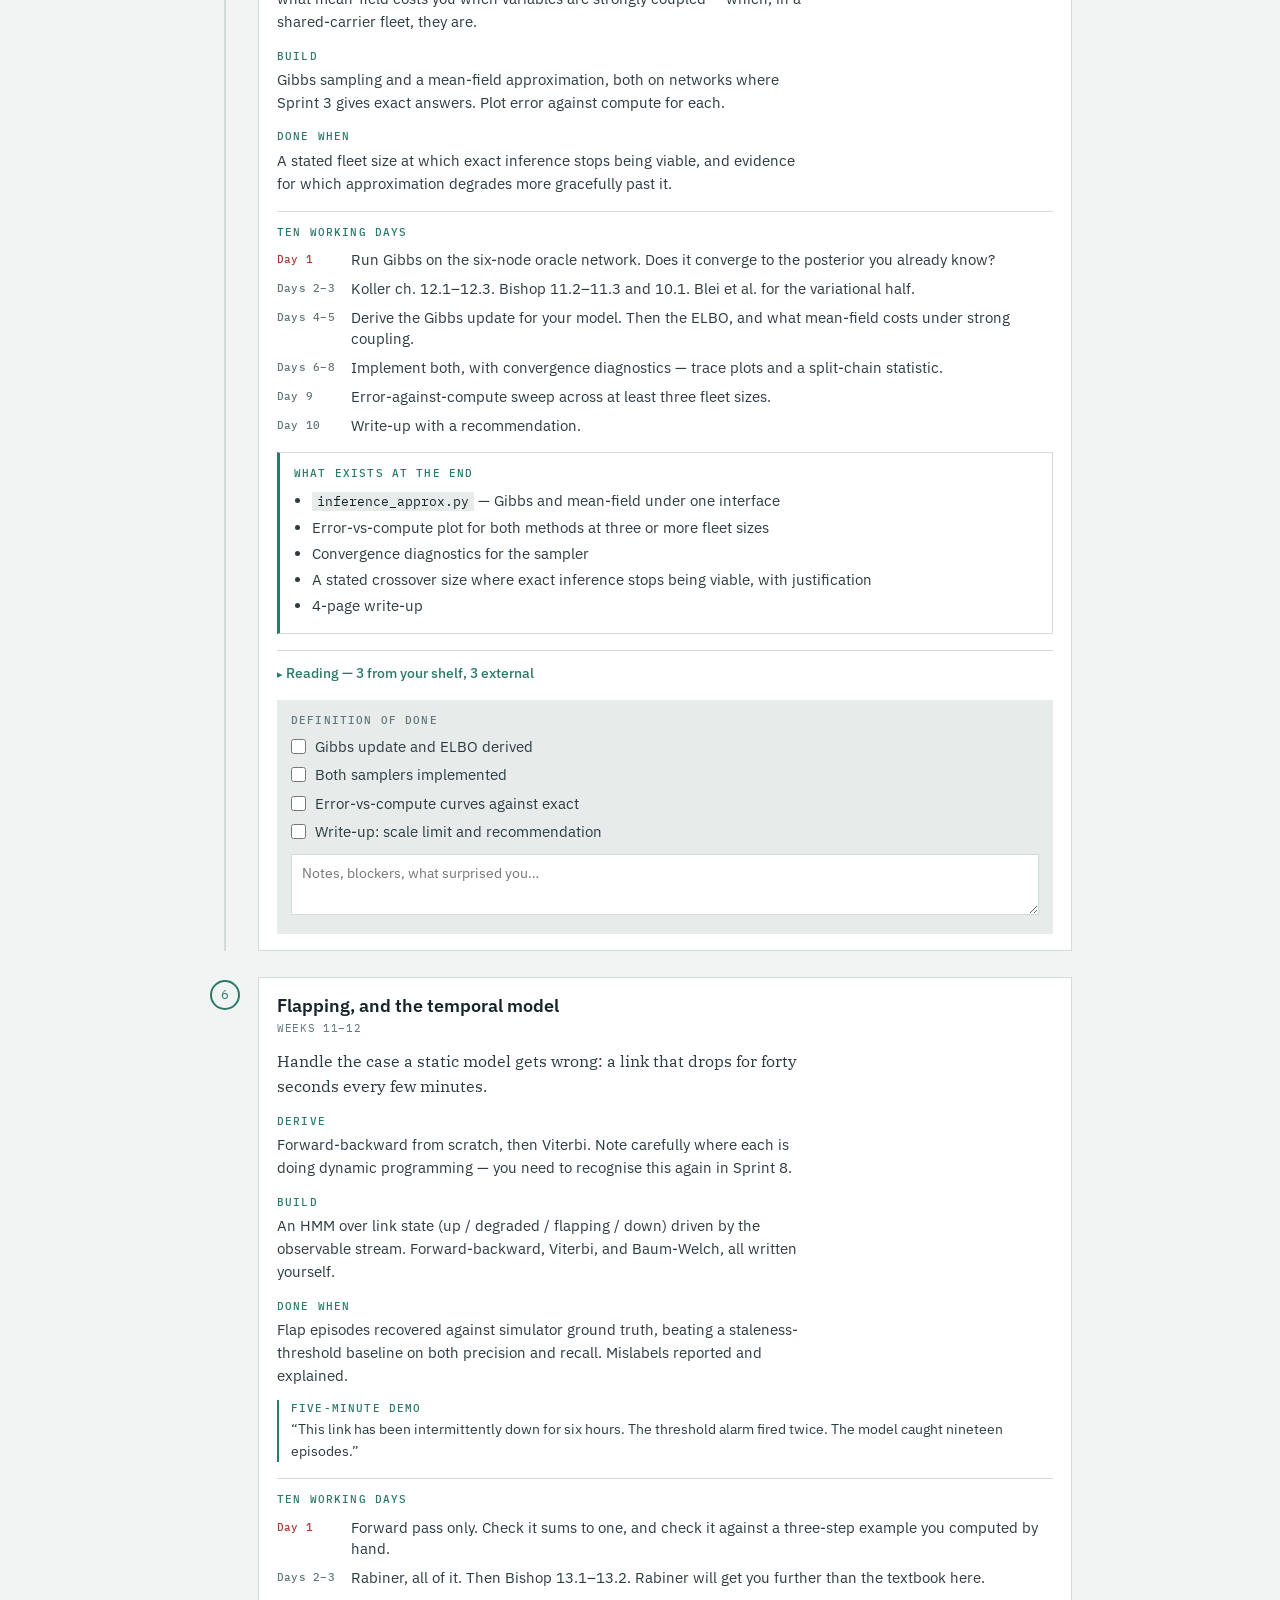
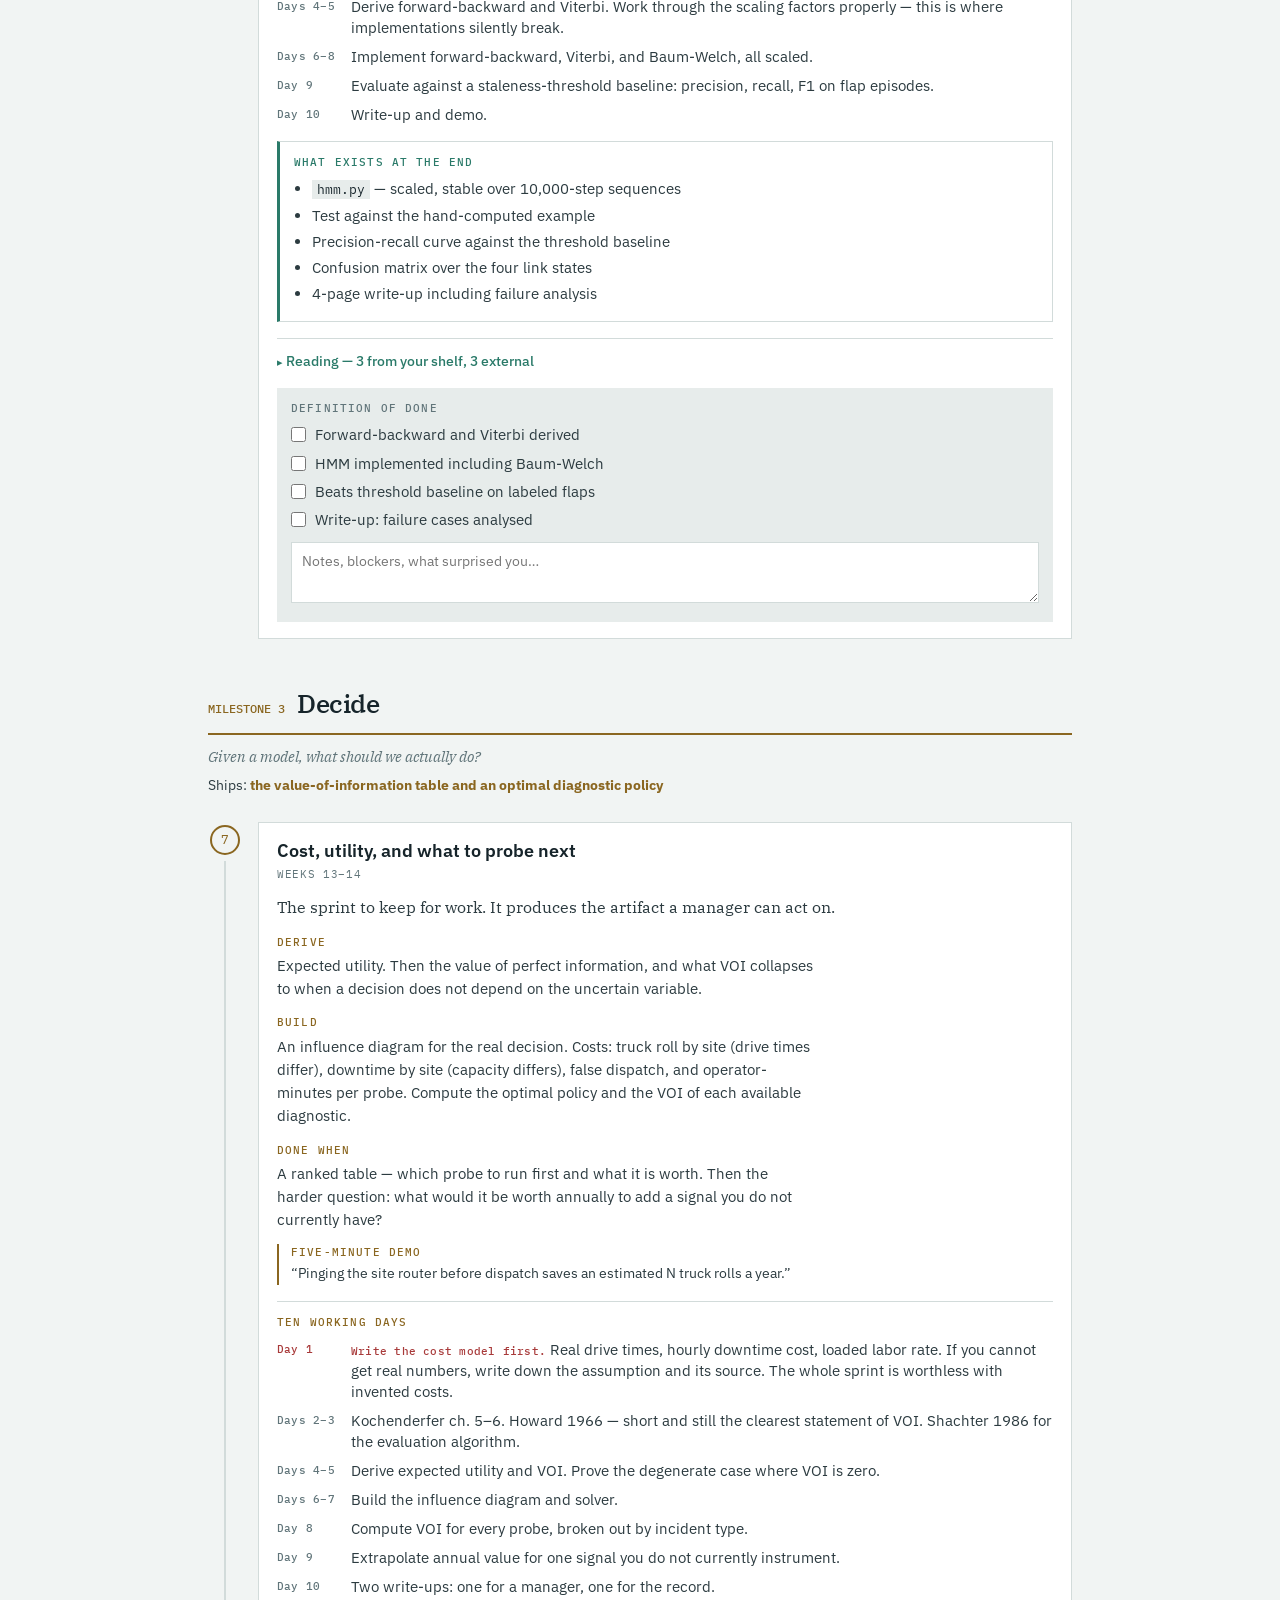
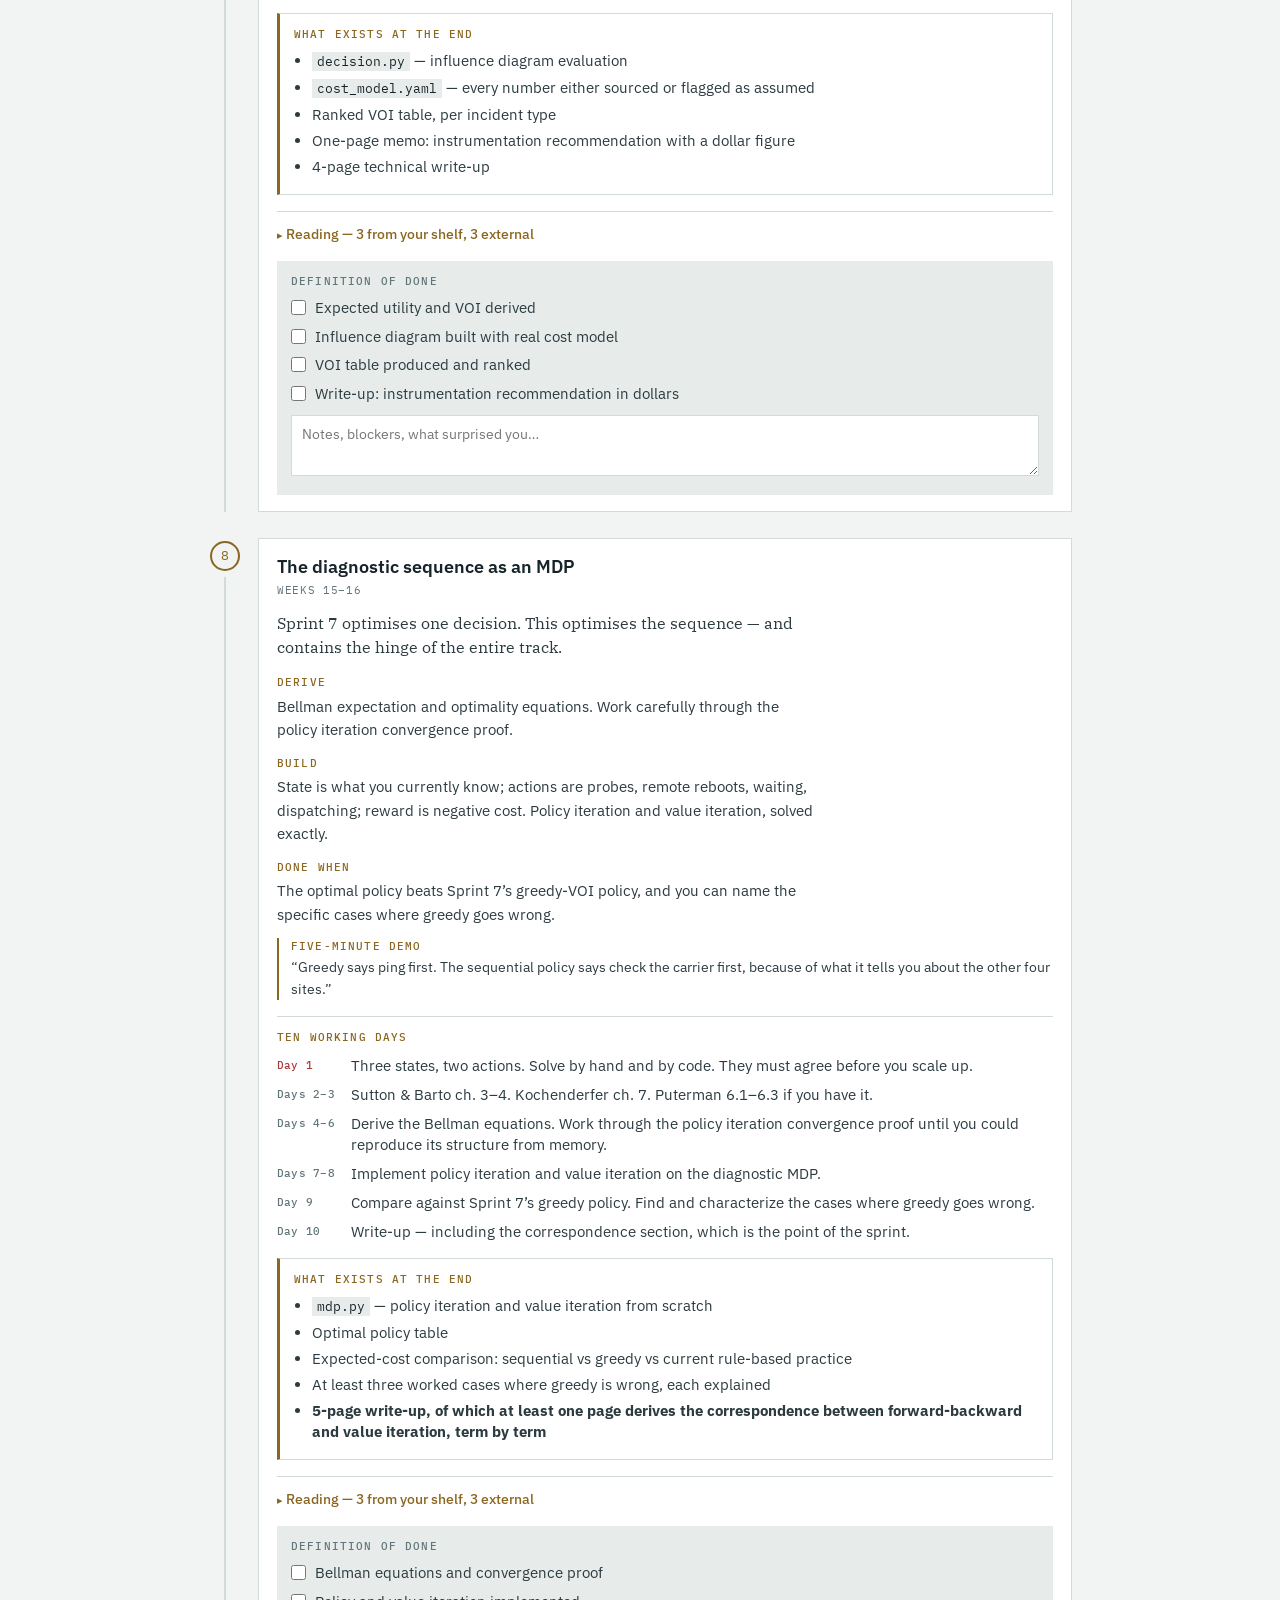
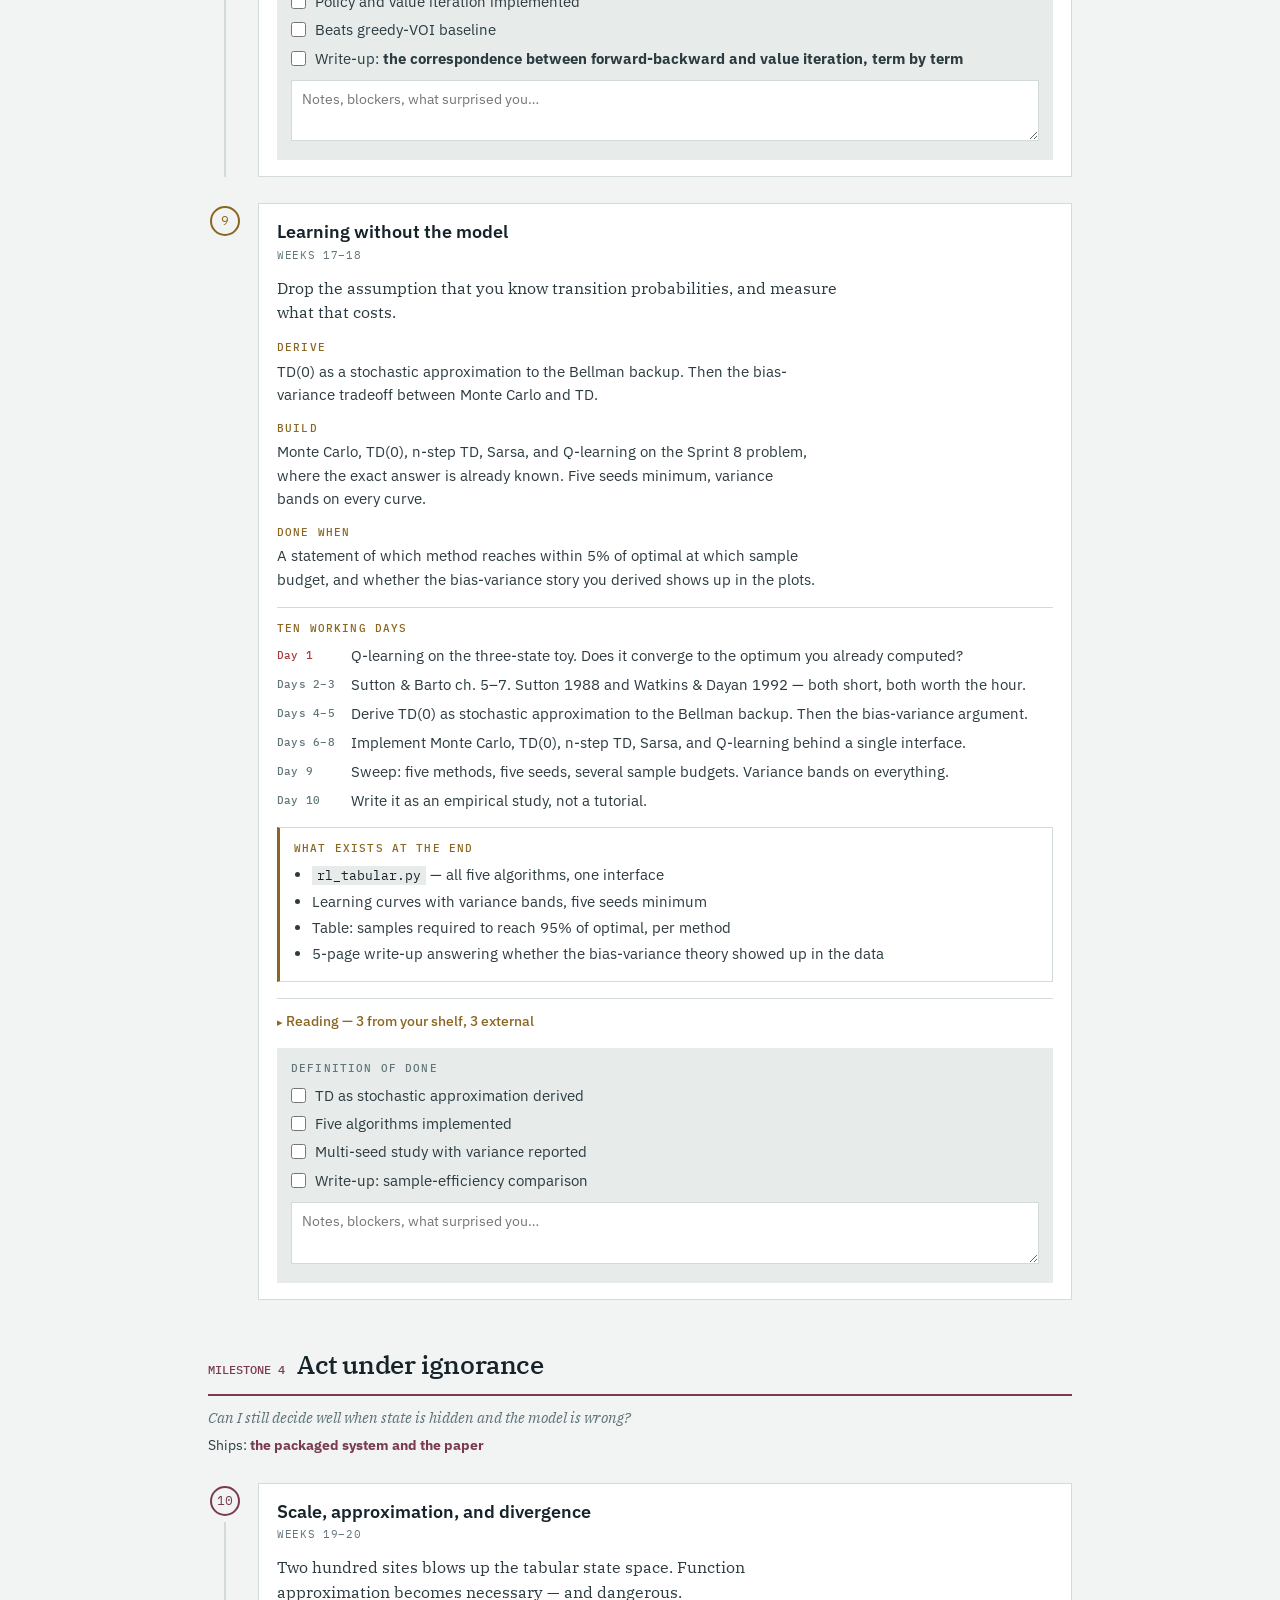
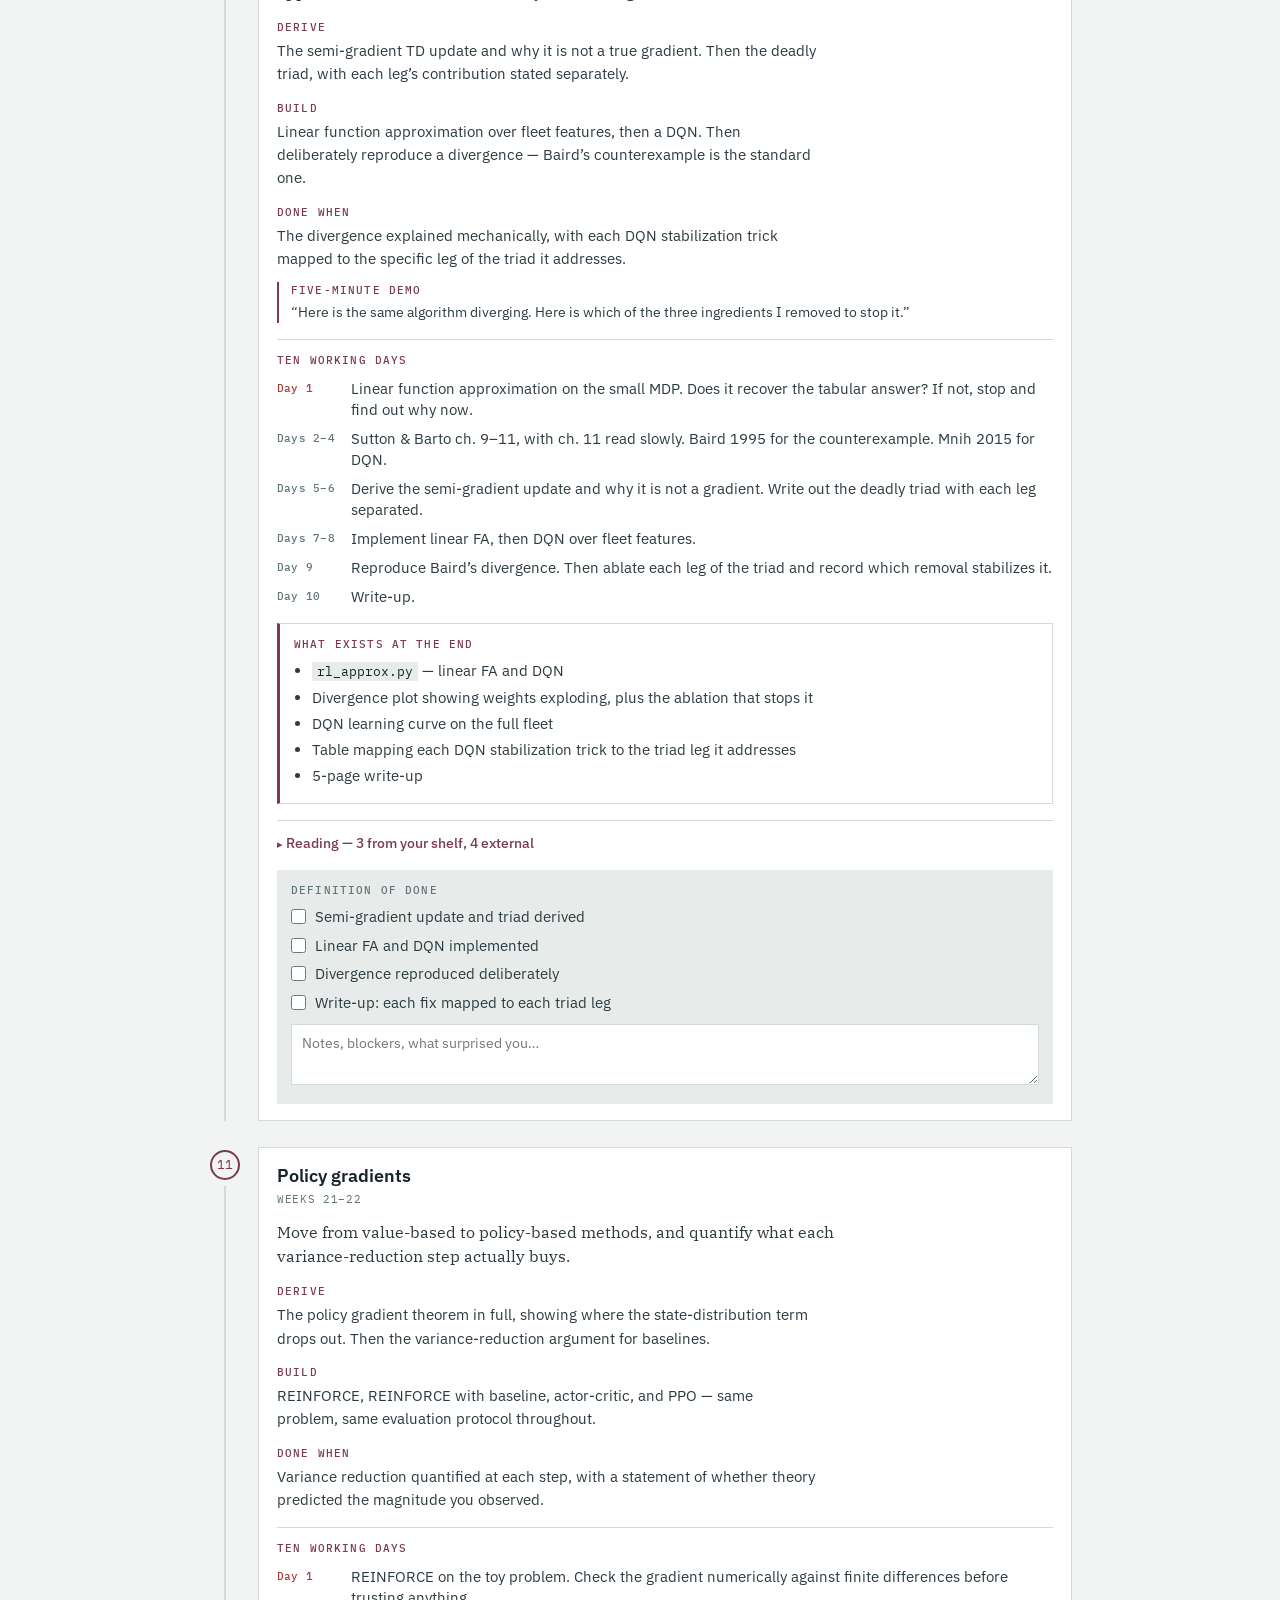
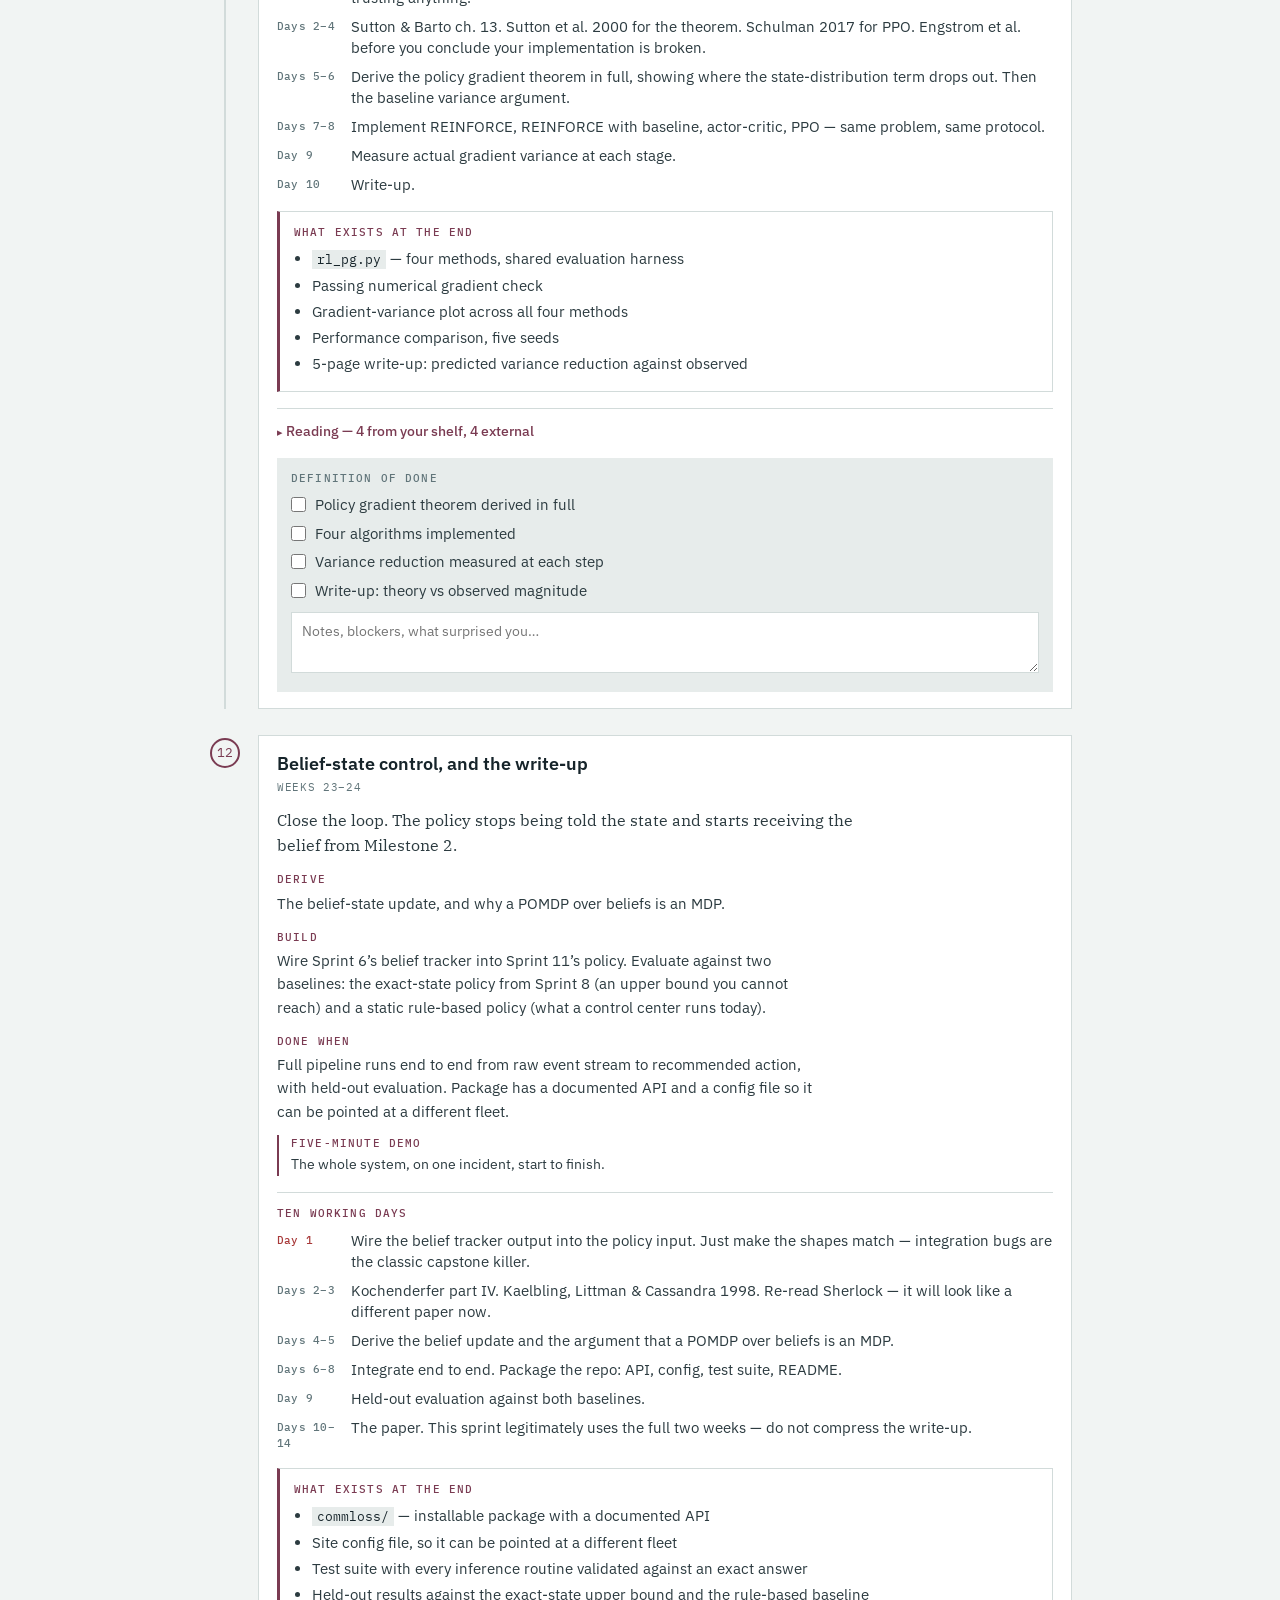
<file: study/commloss-root-cause.html>
<!DOCTYPE html>
<html lang="en">
<head>
<meta charset="utf-8">
<meta name="viewport" content="width=device-width, initial-scale=1, viewport-fit=cover">
<title>Comm Loss Root Cause Engine — Sprint Track</title>
<meta name="description" content="Twelve two-week sprints that build a probabilistic comm-loss root-cause engine while covering the ground a graduate probabilistic-modeling and reinforcement-learning sequence assumes.">
<meta property="og:title" content="Comm Loss Root Cause Engine — Sprint Track">
<meta property="og:description" content="Twelve two-week sprints: represent, localize, decide, act under ignorance. Derivations, build targets, reading, and a definition of done for each.">
<meta property="og:type" content="website">
<link rel="icon" href="data:image/svg+xml,<svg xmlns='http://www.w3.org/2000/svg' viewBox='0 0 32 32'><rect width='32' height='32' rx='7' fill='%231F5F8B'/></svg>">
<link rel="preconnect" href="https://fonts.googleapis.com">
<link rel="preconnect" href="https://fonts.gstatic.com" crossorigin>
<link href="https://fonts.googleapis.com/css2?family=IBM+Plex+Sans:wght@400;500;600&family=IBM+Plex+Serif:ital,wght@0,400;0,500;1,400&family=IBM+Plex+Mono:wght@500&display=swap" rel="stylesheet">
<style>
:root{
  --paper:#F1F4F3; --surface:#FFFFFF; --sunk:#E7ECEB;
  --ink:#16242A; --body:#2C3B40; --muted:#61757A; --rule:#D2DBDA;
  --m1:#1F5F8B; --m2:#2A7A69; --m3:#8A6620; --m4:#7A3B52;
  --up:#2F7A55; --down:#A83A3A;
  box-sizing:border-box;
  padding-top:env(safe-area-inset-top,0px);
  padding-bottom:env(safe-area-inset-bottom,0px);
}
@media (prefers-color-scheme:dark){
  :root:not([data-theme="light"]){
    --paper:#10191C; --surface:#18252A; --sunk:#132025;
    --ink:#E6EDEC; --body:#C2D0D0; --muted:#8699A0; --rule:#2B3B41;
    --m1:#5FA8D8; --m2:#5FBCA5; --m3:#D2A54B; --m4:#C78099;
    --up:#5FBC87; --down:#D97B7B;
  }
}
:root[data-theme="dark"]{
  --paper:#10191C; --surface:#18252A; --sunk:#132025;
  --ink:#E6EDEC; --body:#C2D0D0; --muted:#8699A0; --rule:#2B3B41;
  --m1:#5FA8D8; --m2:#5FBCA5; --m3:#D2A54B; --m4:#C78099;
  --up:#5FBC87; --down:#D97B7B;
}
*,*::before,*::after{box-sizing:inherit}
html{scroll-padding-top:60px}
body{
  margin:0;background:var(--paper);color:var(--body);
  font-family:"IBM Plex Sans",system-ui,sans-serif;font-size:16px;line-height:1.55;
  -webkit-text-size-adjust:100%;
}
@media (prefers-reduced-motion:reduce){*{animation:none!important;transition:none!important}}
:focus-visible{outline:2px solid var(--m1);outline-offset:2px}

/* ---------- masthead ---------- */
header{
  position:sticky;top:0;z-index:20;
  background:var(--paper);border-bottom:1px solid var(--rule);
}
.mast{max-width:900px;margin:0 auto;padding:12px 18px 10px;display:flex;align-items:center;gap:14px}
.mast h1{
  font-family:"IBM Plex Serif",Georgia,serif;font-weight:500;font-size:17px;
  margin:0;color:var(--ink);line-height:1.25;letter-spacing:-.01em;flex:1;
}
.mast h1 span{display:block;font-family:"IBM Plex Mono",monospace;font-size:10px;
  color:var(--muted);letter-spacing:.09em;margin-top:2px}
.tally{font-family:"IBM Plex Mono",monospace;font-size:13px;color:var(--ink);white-space:nowrap}
.tally b{color:var(--m1)}
.gauge{height:3px;background:var(--sunk)}
.gauge i{display:block;height:100%;background:var(--m1);width:0;transition:width .25s}

main{max-width:900px;margin:0 auto;padding:26px 18px 80px}

/* ---------- intro ---------- */
.lede{font-family:"IBM Plex Serif",Georgia,serif;font-size:19px;line-height:1.5;color:var(--ink);margin:0 0 18px;max-width:34em}
.intro p{max-width:36em;margin:0 0 14px}
.target{background:var(--surface);border:1px solid var(--rule);border-left:3px solid var(--m1);padding:16px 18px;margin:22px 0 34px}
.target h2{font-size:14px;margin:0 0 10px;color:var(--ink);font-weight:600}
.target ol{margin:0;padding-left:20px}
.target li{margin-bottom:7px}
.target li:last-child{margin-bottom:0}
.target b{color:var(--ink);font-weight:600}

.rules{border-top:1px solid var(--rule);border-bottom:1px solid var(--rule);padding:16px 0;margin:0 0 36px}
.rules h2{font-size:13px;margin:0 0 10px;color:var(--muted);font-weight:600;letter-spacing:.02em}
.rules ul{margin:0;padding-left:20px}
.rules li{margin-bottom:6px}

/* ---------- milestone ---------- */
.ms{margin:44px 0 0}
.ms-head{display:flex;align-items:baseline;gap:12px;padding-bottom:10px;border-bottom:2px solid var(--mc)}
.ms-num{font-family:"IBM Plex Mono",monospace;font-size:12px;color:var(--mc);font-weight:500}
.ms-head h2{font-family:"IBM Plex Serif",Georgia,serif;font-size:26px;font-weight:500;
  margin:0;color:var(--ink);letter-spacing:-.015em;flex:1}
.ms-q{color:var(--muted);font-size:15px;font-style:italic;font-family:"IBM Plex Serif",serif;
  margin:10px 0 0;max-width:34em}
.ms-ship{font-size:14px;color:var(--body);margin:6px 0 0}
.ms-ship b{color:var(--mc)}

/* ---------- sprint ---------- */
.sp{display:flex;gap:16px;margin:26px 0}
.rail{flex:0 0 34px;display:flex;flex-direction:column;align-items:center;padding-top:3px}
.node{width:30px;height:30px;border-radius:50%;border:2px solid var(--mc);
  display:flex;align-items:center;justify-content:center;background:var(--paper);
  font-family:"IBM Plex Mono",monospace;font-size:13px;color:var(--mc);flex:0 0 auto}
.node.full{background:var(--mc);color:var(--paper)}
.wire{flex:1;width:2px;background:var(--rule);margin-top:6px;min-height:18px}
.card{flex:1;background:var(--surface);border:1px solid var(--rule);padding:16px 18px;min-width:0}
.card h3{font-size:18px;margin:0;color:var(--ink);font-weight:600;line-height:1.3}
.wk{font-family:"IBM Plex Mono",monospace;font-size:11px;color:var(--muted);letter-spacing:.06em;margin-top:3px}
.goal{font-family:"IBM Plex Serif",Georgia,serif;font-size:16px;color:var(--body);margin:12px 0 0;max-width:36em}

.block{margin-top:14px}
.block h4{font-family:"IBM Plex Mono",monospace;font-size:10.5px;letter-spacing:.11em;
  color:var(--mc);margin:0 0 4px;font-weight:500}
.block p{margin:0;font-size:15px;max-width:36em}

details.refs{margin-top:16px;border-top:1px solid var(--rule);padding-top:12px}
details.refs summary{cursor:pointer;font-size:13.5px;color:var(--mc);font-weight:500;list-style:none}
details.refs summary::-webkit-details-marker{display:none}
details.refs summary::before{content:"▸ ";font-size:11px}
details.refs[open] summary::before{content:"▾ "}
.refgrp{margin-top:12px}
.refgrp h5{font-size:11px;letter-spacing:.06em;color:var(--muted);margin:0 0 6px;font-weight:600}
.refgrp ul{margin:0;padding-left:18px}
.refgrp li{font-size:14px;margin-bottom:5px;line-height:1.45}
.own{color:var(--ink);font-weight:500}
.refgrp a{color:var(--m1)}
.note{font-size:13px;color:var(--muted);font-style:italic}

.plan{margin-top:16px;border-top:1px solid var(--rule);padding-top:12px}
.plan h4{font-family:"IBM Plex Mono",monospace;font-size:10.5px;letter-spacing:.11em;
  color:var(--mc);margin:0 0 9px;font-weight:500}
.day{display:flex;gap:12px;margin-bottom:8px;font-size:14.5px;line-height:1.45}
.day:last-child{margin-bottom:0}
.day b{font-family:"IBM Plex Mono",monospace;font-size:11px;color:var(--muted);
  flex:0 0 62px;padding-top:3px;font-weight:500;letter-spacing:.02em}
.day span{flex:1;min-width:0}
.day.spike b{color:var(--down)}

.out{margin-top:16px;border:1px solid var(--rule);border-left:3px solid var(--mc);padding:12px 14px}
.out h4{font-family:"IBM Plex Mono",monospace;font-size:10.5px;letter-spacing:.11em;
  color:var(--mc);margin:0 0 8px;font-weight:500}
.out ul{margin:0;padding-left:18px}
.out li{font-size:14.5px;margin-bottom:5px;line-height:1.45}
.out code{font-family:"IBM Plex Mono",monospace;font-size:13px;
  background:var(--sunk);padding:1px 5px;color:var(--ink)}

.dod{margin-top:16px;background:var(--sunk);padding:12px 14px}
.dod h4{font-family:"IBM Plex Mono",monospace;font-size:10.5px;letter-spacing:.11em;
  color:var(--muted);margin:0 0 8px;font-weight:500}
.chk{display:flex;align-items:flex-start;gap:9px;margin-bottom:6px;font-size:14.5px;cursor:pointer}
.chk:last-of-type{margin-bottom:0}
.chk input{margin:3px 0 0;flex:0 0 auto;accent-color:var(--mc);width:15px;height:15px}
.chk span{flex:1}
.chk input:checked + span{color:var(--muted);text-decoration:line-through}
textarea{width:100%;margin-top:10px;background:var(--surface);color:var(--body);
  border:1px solid var(--rule);padding:8px 10px;font:inherit;font-size:14px;
  resize:vertical;min-height:38px}
.demo{margin-top:12px;font-size:14px;color:var(--body);border-left:2px solid var(--mc);padding-left:12px}
.demo b{font-family:"IBM Plex Mono",monospace;font-size:10.5px;letter-spacing:.11em;
  color:var(--mc);display:block;margin-bottom:3px;font-weight:500}

/* ---------- appendix ---------- */
.apx{margin-top:56px;border-top:2px solid var(--rule);padding-top:26px}
.apx h2{font-family:"IBM Plex Serif",Georgia,serif;font-size:24px;font-weight:500;color:var(--ink);margin:0 0 6px}
.apx h3{font-size:15px;color:var(--ink);margin:24px 0 8px;font-weight:600}
.apx ul{padding-left:20px;margin:0}
.apx li{font-size:14.5px;margin-bottom:7px;line-height:1.45}
.apx a{color:var(--m1)}
.apx p{max-width:36em;font-size:15px}

footer{margin-top:44px;padding-top:18px;border-top:1px solid var(--rule);
  display:flex;gap:10px;flex-wrap:wrap;align-items:center}
button.act{background:none;border:1px solid var(--rule);color:var(--body);
  padding:7px 13px;font:inherit;font-size:13.5px;cursor:pointer}
button.act:hover{border-color:var(--m1);color:var(--m1)}
.saved{font-size:13px;color:var(--muted)}

@media(max-width:560px){
  .mast h1{font-size:15px}
  .ms-head h2{font-size:22px}
  .sp{gap:10px}
  .rail{flex:0 0 26px}
  .node{width:26px;height:26px;font-size:11.5px}
  .card{padding:14px}
}
</style>
</head>
<body>

<header>
  <div class="mast">
    <h1>Comm Loss Root Cause Engine<span>12 SPRINTS · 24 WEEKS</span></h1>
    <div class="tally"><b id="done">0</b>/<span id="total">0</span></div>
  </div>
  <div class="gauge"><i id="gauge"></i></div>
</header>

<main>
  <p class="lede">A site just went dark. Where is the break, how sure are we, and what should we do next?</p>

  <div class="intro">
    <p>Twelve two-week sprints that build one system while covering the ground two graduate courses will assume you already know. Probabilistic modeling first, reinforcement learning on top of it — because RL is decision-making layered over probabilistic models, and learning them in that order means the second half costs less.</p>
  </div>

  <div class="target">
    <h2>What exists at week 24</h2>
    <ol>
      <li><b>A posterior over break location</b> across the comms path — device, RTAC, switch, site router, modem, carrier, WAN, firewall, poller, front-end. A distribution, not a guess.</li>
      <li><b>A recommended next action</b> with expected cost: run a probe, remote-reboot, wait, or roll a truck — weighted by that site's drive time and downtime cost.</li>
      <li><b>A value-of-information table</b> ranking what to probe or instrument next, in expected outage minutes avoided.</li>
    </ol>
  </div>

  <div class="rules">
    <h2>Sprint rules</h2>
    <ul>
      <li><b>Ten working days, not fourteen.</b> The last four are write-up and slack.</li>
      <li><b>The uncertain part goes in days 1–3</b>, while you can still change plan.</li>
      <li><b>Every inference routine gets checked</b> against an exact answer computed another way.</li>
      <li><b>Derivation is part of done.</b> Some sprints spend four days on a proof that produces no code. Those are the ones that pay off in the exam.</li>
      <li><b>Five-minute demo</b>, or it won't survive a busy month.</li>
    </ul>
  </div>

  <div id="track"></div>

  <section class="apx">
    <h2>Standing references</h2>
    <p>Sources that apply across the whole track rather than to a single sprint.</p>

    <h3>Closest prior art — read these early</h3>
    <ul>
      <li>Steinder &amp; Sethi, “A survey of fault localization techniques in computer networks,” <i>Science of Computer Programming</i> 53(2), 2004. The canonical survey of exactly your problem. Start here.</li>
      <li>Bahl et al., “Towards Highly Reliable Enterprise Network Services via Inference of Multi-Level Dependencies” (Sherlock), <i>SIGCOMM</i> 2007. Bayesian inference over a dependency graph to localize faults — the paper closest to what you're building.</li>
      <li>Kandula, Mahajan et al., “Detailed Diagnosis in Enterprise Networks,” <i>SIGCOMM</i> 2009.</li>
    </ul>

    <h3>Alarm management standards</h3>
    <ul>
      <li>EEMUA 191, <i>Alarm Systems: A Guide to Design, Management and Procurement</i>. The operator-load numbers that justify the whole project.</li>
      <li>ISA-18.2 / IEC 62682, <i>Management of Alarm Systems for the Process Industries</i>.</li>
      <li>Izadi et al., “An introduction to alarm analysis and design,” IFAC. Good entry to the alarm-flood literature.</li>
    </ul>

    <h3>Books worth buying that you don't own</h3>
    <ul>
      <li>Darwiche, <i>Modeling and Reasoning with Bayesian Networks</i> (2009). Clearer than Koller on inference algorithms specifically; the better desk reference for Sprints 3–5.</li>
      <li>Puterman, <i>Markov Decision Processes</i> (1994). The rigorous treatment behind Sutton &amp; Barto ch. 4.</li>
      <li>Wasserman, <i>All of Statistics</i>. Compact and fast; fills gaps in Sprint 2 better than a full stats text.</li>
      <li>Murphy, <i>Probabilistic Machine Learning: Advanced Topics</i> (2023). Free PDF from the author. Current coverage of variational methods.</li>
    </ul>

    <h3>Platform track — run in parallel, not as sprints</h3>
    <p>RTAC and Ignition are procedural competence, not derivation work, and mixing them into the sprint cadence breaks both. Run them continuously underneath at a few hours a week. Two places they touch the sprints directly:</p>
    <ul>
      <li><b>Sprint 1</b> should emit records shaped like your real stack — RTAC event log format, Ignition tag-change and alarm-journal rows, actual quality codes and timestamp formats. Generic events mean swapping in real logs later is a rewrite.</li>
      <li><b>Sprint 3's observation model</b> is exactly your platforms' semantics: what Ignition tag quality means, how RTAC surfaces poll failure, how a DNP3 timeout differs from a Modbus one. Get these wrong and the math can't save the inference.</li>
    </ul>

    <h3>On the reading load</h3>
    <p>Koller &amp; Friedman is 1,280 pages and you are not reading it cover to cover. Read the chapters named in each sprint and move on. Same for Bishop. The papers are short and mostly more useful than the textbook chapters for implementation detail — Rabiner in particular will get you further on Sprint 6 than Bishop ch. 13 will.</p>
  </section>

  <footer>
    <button class="act" id="exp">Export progress</button>
    <button class="act" id="imp">Import</button>
    <button class="act" id="rst">Reset</button>
    <input type="file" id="file" accept="application/json" style="display:none">
    <span class="saved" id="msg">Progress saves in this browser only.</span>
  </footer>
</main>

<script>
const MILESTONES = [
  {n:1, key:'m1', title:'Represent',
   q:'Can I model the comms path and my uncertainty about it?',
   ship:'a labeled incident generator and a working exact-inference engine'},
  {n:2, key:'m2', title:'Localize',
   q:'Can I find the break from ambiguous evidence?',
   ship:'localization that works at fleet scale and survives flapping links'},
  {n:3, key:'m3', title:'Decide',
   q:'Given a model, what should we actually do?',
   ship:'the value-of-information table and an optimal diagnostic policy'},
  {n:4, key:'m4', title:'Act under ignorance',
   q:'Can I still decide well when state is hidden and the model is wrong?',
   ship:'the packaged system and the paper'}
];

const SPRINTS = [
{ id:1, ms:0, weeks:'Weeks 1–2', title:'The simulator',
  goal:'No real log tells you where the break actually was. Build the world first, so every later sprint has ground truth to be measured against.',
  derive:'Write the joint distribution over link states and observations, factorized by topology. State explicitly the conditional independence you assume — a device is unreachable if its parent link is down, independent of everything upstream given that. You test this in Sprint 4.',
  build:'A generative model of a fleet: N sites, each with device layer, RTAC, switch, router, carrier link, feeding a poller and front-end. Inject hard failures, flapping links, carrier-wide outages, poller restarts, firewall changes, site power loss. Emit the observable stream plus hidden ground truth.',
  done:'A thousand labeled incidents whose scenario mix looks right to you as someone who sat the desk. If the flap frequency feels wrong, fix the generator — not your intuition.',
  demo:null,
  owned:['Koller &amp; Friedman ch. 3 — the Bayesian network representation','Mathematics for Machine Learning ch. 6 — probability and distributions','Kochenderfer, Algorithms for Decision Making ch. 2 — representation'],
  ext:['Law, <i>Simulation Modeling and Analysis</i> — chapters on random variate generation and validating a simulator against reality','EEMUA 191 — realistic alarm rates and operator load figures','Your own RTAC and Ignition log formats. This is the sprint where the platform track pays off.'],
  checks:['Derivation written by hand','Simulator runs, faults inject','1,000 labeled incidents generated','Write-up: scenario mix and why it is realistic'] },

{ id:2, ms:0, weeks:'Weeks 3–4', title:'Parameters and calibration',
  goal:'Estimate the failure and detection-delay parameters your models will depend on, and find out which ones the data can actually identify.',
  derive:'MLE for time-to-failure and detection-delay distributions. Then MAP with a conjugate prior, and a clear statement of what the prior buys you when a link has failed twice in two years.',
  build:'Estimate the simulator&rsquo;s own parameters from data it produced. Bootstrap confidence intervals. Vary prior strength and watch the estimate move.',
  done:'Known parameters recovered inside their intervals, plus a statement of which parameters are well-identified from observation and which are not.',
  demo:null,
  owned:['Gupta, Guttman &amp; Jayalath — point estimation and sampling distributions','Mathematics for Machine Learning ch. 6','Spiegelhalter, The Art of Statistics — for how to talk about this to non-statisticians','Poor, Signal Detection and Estimation ch. 4 — estimation theory, more rigorous'],
  ext:['Wasserman, <i>All of Statistics</i> ch. 9 — compact and fast','Gelman et al., <i>Bayesian Data Analysis</i> ch. 2–3 — conjugate priors done properly','Efron &amp; Tibshirani, <i>An Introduction to the Bootstrap</i>'],
  checks:['MLE and MAP derived','Estimator implemented with bootstrap CIs','Parameters recovered from simulator','Write-up: identifiability findings'] },

{ id:3, ms:0, weeks:'Weeks 5–6', title:'The topology as a Bayesian network',
  goal:'Turn the comms diagram into a model that answers questions, and get exact inference working before you approximate anything.',
  derive:'The chain rule factorization for your topology. Work variable elimination by hand through a five-node subgraph, tracking factors at each step. Separately, prove with d-separation that two sites&rsquo; reachability is conditionally independent given carrier state.',
  build:'A variable elimination engine from scratch. Apply to a single snapshot for a posterior over break location. Compare cost against brute-force enumeration as fleet size grows.',
  done:'VE matches enumeration exactly on small networks, with a cost curve showing where they diverge. Report how much elimination ordering mattered.',
  demo:'“Three sites are dark. Here is the probability it&rsquo;s the carrier versus three coincidences.”',
  owned:['Koller &amp; Friedman ch. 3 and ch. 9 — representation and variable elimination','Bishop ch. 8.1–8.2 — graphical models and conditional independence','Russell &amp; Norvig ch. 13–14 — the gentler first pass if Koller is heavy going'],
  ext:['Zhang &amp; Poole, “A simple approach to Bayesian network computations,” 1994 — the original VE paper, short and readable','Darwiche, <i>Modeling and Reasoning with Bayesian Networks</i> ch. 6 — clearer on elimination orderings than Koller','Pearl, <i>Probabilistic Reasoning in Intelligent Systems</i> (1988) — where all of this came from'],
  checks:['Factorization and d-separation proof written','VE engine implemented from scratch','Validated against enumeration','Write-up: ordering sensitivity and cost curve'] },

{ id:4, ms:1, weeks:'Weeks 7–8', title:'Does the topology tell the truth?',
  goal:'Learn the structure from data and compare it to the topology you drew. The disagreements are the finding.',
  derive:'d-separation properly. Then state a specific conditional independence your topology implies, and design a numerical test for it.',
  build:'Score-based structure search over incident data. Compare the learned graph against your documented topology, edge by edge.',
  done:'Every disagreement explained. Learned structure will find edges your diagram lacks — each is bad data, a hidden confounder (shared power, shared backhaul, a forgotten upstream device), or a real gap in the documentation. In a live fleet the third case is common and genuinely valuable.',
  demo:'“The model says these two sites fail together. The diagram says they are independent. Here is why the diagram is wrong.”',
  owned:['Koller &amp; Friedman ch. 3.3 and ch. 18 — independencies and structure learning','Bishop ch. 8.2'],
  ext:['Chickering, “Optimal Structure Identification with Greedy Search,” <i>JMLR</i> 3, 2002 — the GES algorithm','Spirtes, Glymour &amp; Scheines, <i>Causation, Prediction, and Search</i> (2nd ed.) — full text free from CMU','Pearl, <i>Causality</i> ch. 2 — for what a learned edge does and does not license you to claim'],
  checks:['d-separation proof and numerical test','Structure search implemented','Learned vs documented topology compared','Write-up: every disagreement explained'] },

{ id:5, ms:1, weeks:'Weeks 9–10', title:'Inference at fleet scale',
  goal:'Exact inference dies somewhere between ten and a few hundred sites. Find where, and pick what replaces it.',
  derive:'The Gibbs update rule for your network. Then the variational lower bound, and what mean-field costs you when variables are strongly coupled — which, in a shared-carrier fleet, they are.',
  build:'Gibbs sampling and a mean-field approximation, both on networks where Sprint 3 gives exact answers. Plot error against compute for each.',
  done:'A stated fleet size at which exact inference stops being viable, and evidence for which approximation degrades more gracefully past it.',
  demo:null,
  owned:['Koller &amp; Friedman ch. 12 — particle-based approximate inference','Bishop ch. 10 (variational) and ch. 11 (sampling)','Probabilistic Graphical Models ch. 11 — belief propagation as an alternative worth trying'],
  ext:['Blei, Kucukelbir &amp; McAuliffe, “Variational Inference: A Review for Statisticians,” <a href="https://arxiv.org/abs/1601.00670">arXiv:1601.00670</a> — the clearest modern introduction','Murphy, <i>Probabilistic Machine Learning: Advanced Topics</i> (2023), ch. 10 — free PDF from the author','Neal, “Probabilistic Inference Using Markov Chain Monte Carlo Methods,” 1993 — on mixing and convergence diagnostics'],
  checks:['Gibbs update and ELBO derived','Both samplers implemented','Error-vs-compute curves against exact','Write-up: scale limit and recommendation'] },

{ id:6, ms:1, weeks:'Weeks 11–12', title:'Flapping, and the temporal model',
  goal:'Handle the case a static model gets wrong: a link that drops for forty seconds every few minutes.',
  derive:'Forward-backward from scratch, then Viterbi. Note carefully where each is doing dynamic programming — you need to recognise this again in Sprint 8.',
  build:'An HMM over link state (up / degraded / flapping / down) driven by the observable stream. Forward-backward, Viterbi, and Baum-Welch, all written yourself.',
  done:'Flap episodes recovered against simulator ground truth, beating a staleness-threshold baseline on both precision and recall. Mislabels reported and explained.',
  demo:'“This link has been intermittently down for six hours. The threshold alarm fired twice. The model caught nineteen episodes.”',
  owned:['Koller &amp; Friedman ch. 6 — template-based and temporal models','Bishop ch. 13 — sequential data, HMMs, and the forward-backward derivation','Poor, Signal Detection and Estimation — for the detection-theory framing of the same problem'],
  ext:['Rabiner, “A Tutorial on Hidden Markov Models and Selected Applications in Speech Recognition,” <i>Proc. IEEE</i> 77(2), 1989. <b>The single most useful reference in this sprint</b> — will get you further than the textbook chapters.','Murphy, <i>Machine Learning: A Probabilistic Perspective</i> ch. 17 — clean pseudocode for the scaled forward-backward that avoids numerical underflow','Ghahramani, “An Introduction to Hidden Markov Models and Bayesian Networks,” 2001 — connects this sprint back to Sprint 3'],
  checks:['Forward-backward and Viterbi derived','HMM implemented including Baum-Welch','Beats threshold baseline on labeled flaps','Write-up: failure cases analysed'] },

{ id:7, ms:2, weeks:'Weeks 13–14', title:'Cost, utility, and what to probe next',
  goal:'The sprint to keep for work. It produces the artifact a manager can act on.',
  derive:'Expected utility. Then the value of perfect information, and what VOI collapses to when a decision does not depend on the uncertain variable.',
  build:'An influence diagram for the real decision. Costs: truck roll by site (drive times differ), downtime by site (capacity differs), false dispatch, and operator-minutes per probe. Compute the optimal policy and the VOI of each available diagnostic.',
  done:'A ranked table — which probe to run first and what it is worth. Then the harder question: what would it be worth annually to add a signal you do not currently have?',
  demo:'“Pinging the site router before dispatch saves an estimated N truck rolls a year.”',
  owned:['Kochenderfer, Algorithms for Decision Making ch. 5–6 — decision networks and simple decisions','Koller &amp; Friedman ch. 23 — structured decision problems','Kahneman, Thinking Fast and Slow — on where stated utilities and revealed behaviour diverge, which matters when you elicit costs from operators'],
  ext:['Howard, “Information Value Theory,” <i>IEEE Trans. Systems Science and Cybernetics</i> 2(1), 1966 — the origin of VOI, still the clearest statement','Howard &amp; Matheson, “Influence Diagrams,” 1984 (reprinted <i>Decision Analysis</i> 2005)','Shachter, “Evaluating Influence Diagrams,” <i>Operations Research</i> 34(6), 1986 — the algorithm you will implement'],
  checks:['Expected utility and VOI derived','Influence diagram built with real cost model','VOI table produced and ranked','Write-up: instrumentation recommendation in dollars'] },

{ id:8, ms:2, weeks:'Weeks 15–16', title:'The diagnostic sequence as an MDP',
  goal:'Sprint 7 optimises one decision. This optimises the sequence — and contains the hinge of the entire track.',
  derive:'Bellman expectation and optimality equations. Work carefully through the policy iteration convergence proof.',
  build:'State is what you currently know; actions are probes, remote reboots, waiting, dispatching; reward is negative cost. Policy iteration and value iteration, solved exactly.',
  done:'The optimal policy beats Sprint 7&rsquo;s greedy-VOI policy, and you can name the specific cases where greedy goes wrong.',
  demo:'“Greedy says ping first. The sequential policy says check the carrier first, because of what it tells you about the other four sites.”',
  owned:['Sutton &amp; Barto ch. 3–4 — finite MDPs and dynamic programming','Kochenderfer, Algorithms for Decision Making ch. 7 — exact solution methods','Introduction to Algorithms ch. 14 — dynamic programming, if the DP framing needs reinforcing'],
  ext:['Puterman, <i>Markov Decision Processes</i> ch. 6 — the rigorous version of Sutton &amp; Barto ch. 4','Bertsekas, <i>Dynamic Programming and Optimal Control</i> vol. 1 ch. 1–2','Bellman, “A Markovian Decision Process,” 1957 — six pages, worth reading once'],
  checks:['Bellman equations and convergence proof','Policy and value iteration implemented','Beats greedy-VOI baseline','Write-up: <b>the correspondence between forward-backward and value iteration, term by term</b>'] },

{ id:9, ms:2, weeks:'Weeks 17–18', title:'Learning without the model',
  goal:'Drop the assumption that you know transition probabilities, and measure what that costs.',
  derive:'TD(0) as a stochastic approximation to the Bellman backup. Then the bias-variance tradeoff between Monte Carlo and TD.',
  build:'Monte Carlo, TD(0), n-step TD, Sarsa, and Q-learning on the Sprint 8 problem, where the exact answer is already known. Five seeds minimum, variance bands on every curve.',
  done:'A statement of which method reaches within 5% of optimal at which sample budget, and whether the bias-variance story you derived shows up in the plots.',
  demo:null,
  owned:['Sutton &amp; Barto ch. 5–7 — Monte Carlo, TD, n-step','Grokking Deep Reinforcement Learning ch. 4–5 — for implementation detail when stuck','Kochenderfer ch. 16 — model-free methods'],
  ext:['Sutton, “Learning to Predict by the Methods of Temporal Differences,” <i>Machine Learning</i> 3, 1988 — the original TD paper','Watkins &amp; Dayan, “Q-learning,” <i>Machine Learning</i> 8, 1992 — four pages including the convergence proof','Singh &amp; Sutton, “Reinforcement Learning with Replacing Eligibility Traces,” 1996'],
  checks:['TD as stochastic approximation derived','Five algorithms implemented','Multi-seed study with variance reported','Write-up: sample-efficiency comparison'] },

{ id:10, ms:3, weeks:'Weeks 19–20', title:'Scale, approximation, and divergence',
  goal:'Two hundred sites blows up the tabular state space. Function approximation becomes necessary — and dangerous.',
  derive:'The semi-gradient TD update and why it is not a true gradient. Then the deadly triad, with each leg&rsquo;s contribution stated separately.',
  build:'Linear function approximation over fleet features, then a DQN. Then deliberately reproduce a divergence — Baird&rsquo;s counterexample is the standard one.',
  done:'The divergence explained mechanically, with each DQN stabilization trick mapped to the specific leg of the triad it addresses.',
  demo:'“Here is the same algorithm diverging. Here is which of the three ingredients I removed to stop it.”',
  owned:['Sutton &amp; Barto ch. 9–11 — especially ch. 11 on off-policy divergence','Deep Reinforcement Learning Hands-On (Lapan) ch. 6–8 — DQN implementation detail','Deep Learning (Goodfellow) ch. 8 — optimization, for why the training dynamics misbehave'],
  ext:['Mnih et al., “Human-level control through deep reinforcement learning,” <i>Nature</i> 518, 2015 — the DQN paper','Baird, “Residual Algorithms: Reinforcement Learning with Function Approximation,” ICML 1995 — the counterexample','van Hasselt, Guez &amp; Silver, “Deep RL with Double Q-learning,” <a href="https://arxiv.org/abs/1509.06461">arXiv:1509.06461</a>','Tsitsiklis &amp; Van Roy, “An Analysis of Temporal-Difference Learning with Function Approximation,” 1997 — the theory behind the triad'],
  checks:['Semi-gradient update and triad derived','Linear FA and DQN implemented','Divergence reproduced deliberately','Write-up: each fix mapped to each triad leg'] },

{ id:11, ms:3, weeks:'Weeks 21–22', title:'Policy gradients',
  goal:'Move from value-based to policy-based methods, and quantify what each variance-reduction step actually buys.',
  derive:'The policy gradient theorem in full, showing where the state-distribution term drops out. Then the variance-reduction argument for baselines.',
  build:'REINFORCE, REINFORCE with baseline, actor-critic, and PPO — same problem, same evaluation protocol throughout.',
  done:'Variance reduction quantified at each step, with a statement of whether theory predicted the magnitude you observed.',
  demo:null,
  owned:['Sutton &amp; Barto ch. 13 — policy gradient methods','Grokking Deep RL ch. 11–12','Deep RL Hands-On ch. 11–15','Algorithms for Optimization (Kochenderfer &amp; Wheeler) ch. 5 — first-order methods'],
  ext:['Sutton, McAllester, Singh &amp; Mansour, “Policy Gradient Methods for RL with Function Approximation,” NIPS 2000 — the theorem','Schulman et al., “Proximal Policy Optimization Algorithms,” <a href="https://arxiv.org/abs/1707.06347">arXiv:1707.06347</a>','Schulman et al., “High-Dimensional Continuous Control Using Generalized Advantage Estimation,” <a href="https://arxiv.org/abs/1506.02438">arXiv:1506.02438</a>','Engstrom et al., “Implementation Matters in Deep RL,” <a href="https://arxiv.org/abs/2005.12729">arXiv:2005.12729</a> — read before you conclude your PPO is broken'],
  checks:['Policy gradient theorem derived in full','Four algorithms implemented','Variance reduction measured at each step','Write-up: theory vs observed magnitude'] },

{ id:12, ms:3, weeks:'Weeks 23–24', title:'Belief-state control, and the write-up',
  goal:'Close the loop. The policy stops being told the state and starts receiving the belief from Milestone 2.',
  derive:'The belief-state update, and why a POMDP over beliefs is an MDP.',
  build:'Wire Sprint 6&rsquo;s belief tracker into Sprint 11&rsquo;s policy. Evaluate against two baselines: the exact-state policy from Sprint 8 (an upper bound you cannot reach) and a static rule-based policy (what a control center runs today).',
  done:'Full pipeline runs end to end from raw event stream to recommended action, with held-out evaluation. Package has a documented API and a config file so it can be pointed at a different fleet.',
  demo:'The whole system, on one incident, start to finish.',
  owned:['Kochenderfer, Algorithms for Decision Making part IV — POMDPs, belief updates, and approximate solutions','Sutton &amp; Barto ch. 17.1','Koller &amp; Friedman ch. 6 — the belief update is the filtering you already built'],
  ext:['Kaelbling, Littman &amp; Cassandra, “Planning and Acting in Partially Observable Stochastic Domains,” <i>Artificial Intelligence</i> 101, 1998 — the foundational POMDP paper','Silver &amp; Veness, “Monte-Carlo Planning in Large POMDPs,” NIPS 2010 — POMCP, if exact belief-space solutions prove intractable','Bahl et al., Sherlock (SIGCOMM 2007) — revisit now; you will read it very differently than you did in week 1'],
  checks:['Belief update derived','End-to-end pipeline running','Evaluated against both baselines','Paper written: 8–12 pages including limitations'] }
];

/* ---------- day plans and output specs ---------- */
const DETAIL = {
1:{plan:[
  ['Day 1','spike','<b>De-risk the log format.</b> Emit one RTAC-shaped event and one Ignition tag-change row, then parse them back. If the shapes are wrong, every sprint after this inherits the error.'],
  ['Days 2–3','','Koller &amp; Friedman ch. 3.1–3.2, roughly 40 pages. Mathematics for ML ch. 6.1–6.5. Skim Law on simulator validation — you want the section on face validity, not the whole book.'],
  ['Days 4–5','','Derive the factorization. Write the independence assumption as a sentence a colleague could disagree with.'],
  ['Days 6–8','','Build: topology config loader, fault injector, event emitter, ground-truth labeler.'],
  ['Day 9','','Generate 1,000 incidents. Check alarm-per-incident rates against EEMUA 191 figures and against your own memory of the desk.'],
  ['Day 10','','Write-up.']],
 out:['<code>topology.yaml</code> — a fleet of at least 20 sites with realistic heterogeneity',
  '<code>sim.py</code> — generates labeled incidents from a config',
  '<code>incidents.parquet</code> — 1,000 incidents with hidden ground truth',
  'One plot: fault-type distribution and alarms-per-incident histogram',
  '3-page write-up arguing the scenario mix is realistic']},

2:{plan:[
  ['Day 1','spike','Fit a single parameter crudely on 100 incidents, end to end. Confirms the data pipeline before you invest in the statistics.'],
  ['Days 2–3','','Gupta et al. on point estimation and sampling distributions. Mathematics for ML ch. 6.6. Wasserman ch. 9 if you picked it up.'],
  ['Days 4–5','','Derive MLE for exponential time-to-failure and geometric detection delay. Then MAP with a Gamma prior, and what it buys you at n = 2.'],
  ['Days 6–7','','Implement estimators plus bootstrap intervals.'],
  ['Day 8','','Identifiability study. Which parameters simply cannot be recovered from what you observe?'],
  ['Day 9','','Recovery check across sample sizes.'],
  ['Day 10','','Write-up.']],
 out:['<code>estimate.py</code> — MLE and MAP estimators with bootstrap CIs',
  'Recovery plot: estimate against truth with intervals, across n',
  'Prior-sensitivity plot',
  'Table: which parameters are identifiable and which are not',
  '3-page write-up']},

3:{plan:[
  ['Day 1','spike','Brute-force enumerate the posterior on a six-node network. This becomes your oracle for the rest of the track — everything gets checked against it.'],
  ['Days 2–4','','Koller ch. 3 in full, ch. 9.1–9.3. Bishop 8.1–8.2. Zhang &amp; Poole is eight pages and worth reading before you write any code.'],
  ['Days 5–6','','Derive the chain rule for your topology. Hand-run VE on five nodes. Write the d-separation proof.'],
  ['Days 7–8','','Implement the VE engine: factor class, product, marginalize, eliminate.'],
  ['Day 9','','Validate against enumeration. Compare elimination orderings — min-fill, min-degree, random.'],
  ['Day 10','','Write-up and build the demo script.']],
 out:['<code>bn.py</code> — factor arithmetic and variable elimination, written from scratch',
  '<code>test_bn.py</code> — asserts VE equals enumeration on 20+ random networks',
  'Cost curve: runtime against fleet size, VE vs enumeration, log scale',
  'Ordering comparison table',
  '4-page write-up plus a runnable 5-minute demo']},

4:{plan:[
  ['Day 1','spike','Score one candidate graph. Get scoring right before you build search on top of it.'],
  ['Days 2–3','','Koller ch. 3.3 and 18.1–18.4. Chickering 2002 for the search algorithm.'],
  ['Days 4–5','','Derive d-separation. Design the numerical independence test you will actually run.'],
  ['Days 6–8','','Implement score-based search: BIC or BDeu scoring with greedy hill-climbing, or GES if you want the stronger guarantee.'],
  ['Day 9','','Compare learned against true topology at edge level. Then investigate every disagreement by hand.'],
  ['Day 10','','Write-up.']],
 out:['<code>learn_structure.py</code> — scoring plus search',
  'Edge-level confusion matrix against the documented topology',
  'Annotated diff: each disagreement classified as data artifact, hidden confounder, or documentation gap',
  '4-page write-up — the classification is the deliverable, not the algorithm']},

5:{plan:[
  ['Day 1','spike','Run Gibbs on the six-node oracle network. Does it converge to the posterior you already know?'],
  ['Days 2–3','','Koller ch. 12.1–12.3. Bishop 11.2–11.3 and 10.1. Blei et al. for the variational half.'],
  ['Days 4–5','','Derive the Gibbs update for your model. Then the ELBO, and what mean-field costs under strong coupling.'],
  ['Days 6–8','','Implement both, with convergence diagnostics — trace plots and a split-chain statistic.'],
  ['Day 9','','Error-against-compute sweep across at least three fleet sizes.'],
  ['Day 10','','Write-up with a recommendation.']],
 out:['<code>inference_approx.py</code> — Gibbs and mean-field under one interface',
  'Error-vs-compute plot for both methods at three or more fleet sizes',
  'Convergence diagnostics for the sampler',
  'A stated crossover size where exact inference stops being viable, with justification',
  '4-page write-up']},

6:{plan:[
  ['Day 1','spike','Forward pass only. Check it sums to one, and check it against a three-step example you computed by hand.'],
  ['Days 2–3','','Rabiner, all of it. Then Bishop 13.1–13.2. Rabiner will get you further than the textbook here.'],
  ['Days 4–5','','Derive forward-backward and Viterbi. Work through the scaling factors properly — this is where implementations silently break.'],
  ['Days 6–8','','Implement forward-backward, Viterbi, and Baum-Welch, all scaled.'],
  ['Day 9','','Evaluate against a staleness-threshold baseline: precision, recall, F1 on flap episodes.'],
  ['Day 10','','Write-up and demo.']],
 out:['<code>hmm.py</code> — scaled, stable over 10,000-step sequences',
  'Test against the hand-computed example',
  'Precision-recall curve against the threshold baseline',
  'Confusion matrix over the four link states',
  '4-page write-up including failure analysis']},

7:{plan:[
  ['Day 1','spike','<b>Write the cost model first.</b> Real drive times, hourly downtime cost, loaded labor rate. If you cannot get real numbers, write down the assumption and its source. The whole sprint is worthless with invented costs.'],
  ['Days 2–3','','Kochenderfer ch. 5–6. Howard 1966 — short and still the clearest statement of VOI. Shachter 1986 for the evaluation algorithm.'],
  ['Days 4–5','','Derive expected utility and VOI. Prove the degenerate case where VOI is zero.'],
  ['Days 6–7','','Build the influence diagram and solver.'],
  ['Day 8','','Compute VOI for every probe, broken out by incident type.'],
  ['Day 9','','Extrapolate annual value for one signal you do not currently instrument.'],
  ['Day 10','','Two write-ups: one for a manager, one for the record.']],
 out:['<code>decision.py</code> — influence diagram evaluation',
  '<code>cost_model.yaml</code> — every number either sourced or flagged as assumed',
  'Ranked VOI table, per incident type',
  'One-page memo: instrumentation recommendation with a dollar figure',
  '4-page technical write-up']},

8:{plan:[
  ['Day 1','spike','Three states, two actions. Solve by hand and by code. They must agree before you scale up.'],
  ['Days 2–3','','Sutton &amp; Barto ch. 3–4. Kochenderfer ch. 7. Puterman 6.1–6.3 if you have it.'],
  ['Days 4–6','','Derive the Bellman equations. Work through the policy iteration convergence proof until you could reproduce its structure from memory.'],
  ['Days 7–8','','Implement policy iteration and value iteration on the diagnostic MDP.'],
  ['Day 9','','Compare against Sprint 7&rsquo;s greedy policy. Find and characterize the cases where greedy goes wrong.'],
  ['Day 10','','Write-up — including the correspondence section, which is the point of the sprint.']],
 out:['<code>mdp.py</code> — policy iteration and value iteration from scratch',
  'Optimal policy table',
  'Expected-cost comparison: sequential vs greedy vs current rule-based practice',
  'At least three worked cases where greedy is wrong, each explained',
  '<b>5-page write-up, of which at least one page derives the correspondence between forward-backward and value iteration, term by term</b>']},

9:{plan:[
  ['Day 1','spike','Q-learning on the three-state toy. Does it converge to the optimum you already computed?'],
  ['Days 2–3','','Sutton &amp; Barto ch. 5–7. Sutton 1988 and Watkins &amp; Dayan 1992 — both short, both worth the hour.'],
  ['Days 4–5','','Derive TD(0) as stochastic approximation to the Bellman backup. Then the bias-variance argument.'],
  ['Days 6–8','','Implement Monte Carlo, TD(0), n-step TD, Sarsa, and Q-learning behind a single interface.'],
  ['Day 9','','Sweep: five methods, five seeds, several sample budgets. Variance bands on everything.'],
  ['Day 10','','Write it as an empirical study, not a tutorial.']],
 out:['<code>rl_tabular.py</code> — all five algorithms, one interface',
  'Learning curves with variance bands, five seeds minimum',
  'Table: samples required to reach 95% of optimal, per method',
  '5-page write-up answering whether the bias-variance theory showed up in the data']},

10:{plan:[
  ['Day 1','spike','Linear function approximation on the small MDP. Does it recover the tabular answer? If not, stop and find out why now.'],
  ['Days 2–4','','Sutton &amp; Barto ch. 9–11, with ch. 11 read slowly. Baird 1995 for the counterexample. Mnih 2015 for DQN.'],
  ['Days 5–6','','Derive the semi-gradient update and why it is not a gradient. Write out the deadly triad with each leg separated.'],
  ['Days 7–8','','Implement linear FA, then DQN over fleet features.'],
  ['Day 9','','Reproduce Baird&rsquo;s divergence. Then ablate each leg of the triad and record which removal stabilizes it.'],
  ['Day 10','','Write-up.']],
 out:['<code>rl_approx.py</code> — linear FA and DQN',
  'Divergence plot showing weights exploding, plus the ablation that stops it',
  'DQN learning curve on the full fleet',
  'Table mapping each DQN stabilization trick to the triad leg it addresses',
  '5-page write-up']},

11:{plan:[
  ['Day 1','spike','REINFORCE on the toy problem. Check the gradient numerically against finite differences before trusting anything.'],
  ['Days 2–4','','Sutton &amp; Barto ch. 13. Sutton et al. 2000 for the theorem. Schulman 2017 for PPO. Engstrom et al. before you conclude your implementation is broken.'],
  ['Days 5–6','','Derive the policy gradient theorem in full, showing where the state-distribution term drops out. Then the baseline variance argument.'],
  ['Days 7–8','','Implement REINFORCE, REINFORCE with baseline, actor-critic, PPO — same problem, same protocol.'],
  ['Day 9','','Measure actual gradient variance at each stage.'],
  ['Day 10','','Write-up.']],
 out:['<code>rl_pg.py</code> — four methods, shared evaluation harness',
  'Passing numerical gradient check',
  'Gradient-variance plot across all four methods',
  'Performance comparison, five seeds',
  '5-page write-up: predicted variance reduction against observed']},

12:{plan:[
  ['Day 1','spike','Wire the belief tracker output into the policy input. Just make the shapes match — integration bugs are the classic capstone killer.'],
  ['Days 2–3','','Kochenderfer part IV. Kaelbling, Littman &amp; Cassandra 1998. Re-read Sherlock — it will look like a different paper now.'],
  ['Days 4–5','','Derive the belief update and the argument that a POMDP over beliefs is an MDP.'],
  ['Days 6–8','','Integrate end to end. Package the repo: API, config, test suite, README.'],
  ['Day 9','','Held-out evaluation against both baselines.'],
  ['Days 10–14','','The paper. This sprint legitimately uses the full two weeks — do not compress the write-up.']],
 out:['<code>commloss/</code> — installable package with a documented API',
  'Site config file, so it can be pointed at a different fleet',
  'Test suite with every inference routine validated against an exact answer',
  'Held-out results against the exact-state upper bound and the rule-based baseline',
  '8–12 page paper, limitations section included',
  'README a colleague can follow without asking you questions']}
};

/* ---------- state ---------- */
const KEY='commloss.v1';
let S={};
try{ S=JSON.parse(localStorage.getItem(KEY)||'{}'); }catch(e){ S={}; }
function save(){
  try{ localStorage.setItem(KEY,JSON.stringify(S)); }
  catch(e){ document.getElementById('msg').textContent='Could not save — storage unavailable.'; }
}
const TOTAL=SPRINTS.reduce((n,s)=>n+s.checks.length,0);

/* ---------- render ---------- */
const track=document.getElementById('track');

MILESTONES.forEach((m,mi)=>{
  const sec=document.createElement('section');
  sec.className='ms';
  sec.style.setProperty('--mc','var(--'+m.key+')');
  sec.innerHTML=`
    <div class="ms-head">
      <span class="ms-num">MILESTONE ${m.n}</span>
      <h2>${m.title}</h2>
    </div>
    <p class="ms-q">${m.q}</p>
    <p class="ms-ship">Ships: <b>${m.ship}</b></p>`;

  SPRINTS.filter(s=>s.ms===mi).forEach((s,idx,arr)=>{
    const wrap=document.createElement('div');
    wrap.className='sp';
    wrap.innerHTML=`
      <div class="rail">
        <div class="node" id="node${s.id}">${s.id}</div>
        ${idx<arr.length-1?'<div class="wire"></div>':''}
      </div>
      <div class="card">
        <h3>${s.title}</h3>
        <div class="wk">${s.weeks.toUpperCase()}</div>
        <p class="goal">${s.goal}</p>

        <div class="block"><h4>DERIVE</h4><p>${s.derive}</p></div>
        <div class="block"><h4>BUILD</h4><p>${s.build}</p></div>
        <div class="block"><h4>DONE WHEN</h4><p>${s.done}</p></div>
        ${s.demo?`<div class="demo"><b>FIVE-MINUTE DEMO</b>${s.demo}</div>`:''}

        <div class="plan">
          <h4>TEN WORKING DAYS</h4>
          ${(DETAIL[s.id]?.plan||[]).map(d=>`
            <div class="day ${d[1]}"><b>${d[0]}</b><span>${d[2]}</span></div>`).join('')}
        </div>

        <div class="out">
          <h4>WHAT EXISTS AT THE END</h4>
          <ul>${(DETAIL[s.id]?.out||[]).map(o=>`<li>${o}</li>`).join('')}</ul>
        </div>

        <details class="refs">
          <summary>Reading — ${s.owned.length} from your shelf, ${s.ext.length} external</summary>
          <div class="refgrp">
            <h5>ON YOUR SHELF</h5>
            <ul>${s.owned.map(r=>`<li class="own">${r}</li>`).join('')}</ul>
          </div>
          <div class="refgrp">
            <h5>GO FIND THESE</h5>
            <ul>${s.ext.map(r=>`<li>${r}</li>`).join('')}</ul>
          </div>
        </details>

        <div class="dod">
          <h4>DEFINITION OF DONE</h4>
          ${s.checks.map((c,i)=>`
            <label class="chk">
              <input type="checkbox" data-s="${s.id}" data-i="${i}">
              <span>${c}</span>
            </label>`).join('')}
          <textarea data-note="${s.id}" placeholder="Notes, blockers, what surprised you…"></textarea>
        </div>
      </div>`;
    sec.appendChild(wrap);
  });
  track.appendChild(sec);
});

/* ---------- wire up ---------- */
document.querySelectorAll('.chk input').forEach(box=>{
  const k='s'+box.dataset.s+'c'+box.dataset.i;
  box.checked=!!S[k];
  box.addEventListener('change',()=>{ S[k]=box.checked; save(); refresh(); });
});
document.querySelectorAll('textarea[data-note]').forEach(t=>{
  const k='n'+t.dataset.note;
  t.value=S[k]||'';
  t.addEventListener('input',()=>{ S[k]=t.value; save(); });
});

document.getElementById('total').textContent=TOTAL;

function refresh(){
  let total=0;
  SPRINTS.forEach(s=>{
    let n=0;
    s.checks.forEach((_,i)=>{ if(S['s'+s.id+'c'+i]) n++; });
    total+=n;
    const node=document.getElementById('node'+s.id);
    node.classList.toggle('full', n===s.checks.length);
  });
  document.getElementById('done').textContent=total;
  document.getElementById('gauge').style.width=(total/TOTAL*100)+'%';
}
refresh();

/* ---------- export / import / reset ---------- */
document.getElementById('exp').onclick=()=>{
  const blob=new Blob([JSON.stringify(S,null,2)],{type:'application/json'});
  const a=document.createElement('a');
  a.href=URL.createObjectURL(blob);
  a.download='commloss-progress-'+new Date().toISOString().slice(0,10)+'.json';
  document.body.appendChild(a); a.click(); a.remove();
};
document.getElementById('imp').onclick=()=>document.getElementById('file').click();
document.getElementById('file').onchange=e=>{
  const f=e.target.files[0]; if(!f) return;
  const r=new FileReader();
  r.onload=()=>{
    try{
      S=Object.assign(S,JSON.parse(r.result)); save();
      document.querySelectorAll('.chk input').forEach(b=>b.checked=!!S['s'+b.dataset.s+'c'+b.dataset.i]);
      document.querySelectorAll('textarea[data-note]').forEach(t=>t.value=S['n'+t.dataset.note]||'');
      refresh();
      document.getElementById('msg').textContent='Progress imported.';
    }catch(err){ document.getElementById('msg').textContent='That file is not a progress export.'; }
  };
  r.readAsText(f);
};
document.getElementById('rst').onclick=()=>{
  if(!confirm('Clear all progress and notes?')) return;
  S={}; save();
  document.querySelectorAll('.chk input').forEach(b=>b.checked=false);
  document.querySelectorAll('textarea[data-note]').forEach(t=>t.value='');
  refresh();
  document.getElementById('msg').textContent='Progress cleared.';
};
</script>
</body>
</html>
</file>
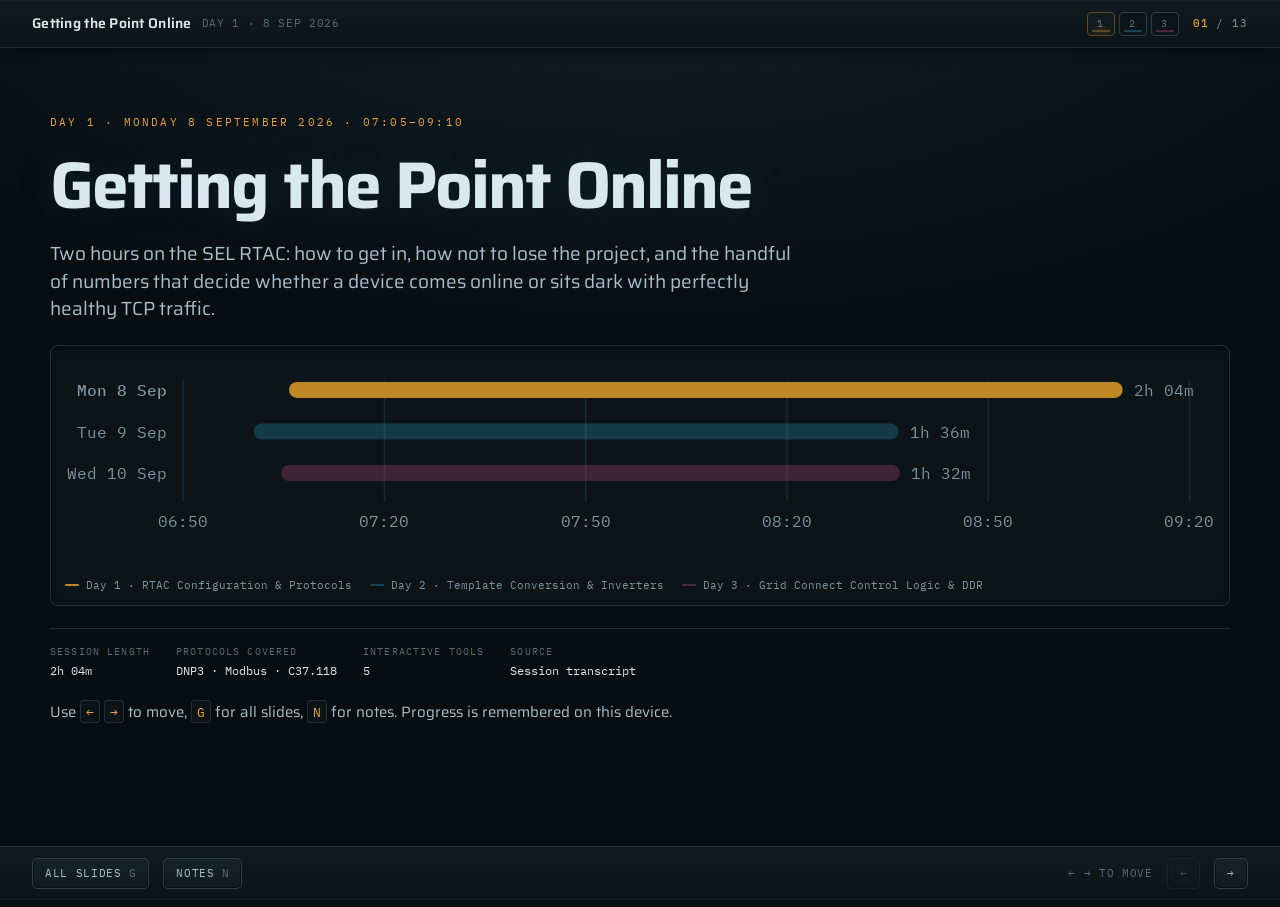
<file: training/day1-rtac-protocols.html>
<!DOCTYPE html>
<html lang="en">
<head>
<meta charset="utf-8">
<meta name="viewport" content="width=device-width, initial-scale=1">
<title>Getting the Point Online &mdash; controls training</title>
<meta name="description" content="RTAC access, protecting a project through a firmware update, libraries and extensions, and DNP3, Modbus and C37.118 configured to carry correct values fast enough.">
<meta property="og:title" content="Getting the Point Online">
<meta property="og:description" content="RTAC access, protecting a project through a firmware update, libraries and extensions, and DNP3, Modbus and C37.118 configured to carry correct values fast enough.">
<meta property="og:type" content="article">
<link rel="icon" href="data:image/svg+xml,<svg xmlns='http://www.w3.org/2000/svg' viewBox='0 0 32 32'><rect width='32' height='32' rx='7' fill='%23B87A12'/></svg>">
<link rel="preconnect" href="https://fonts.googleapis.com">
<link rel="preconnect" href="https://fonts.gstatic.com" crossorigin>
<link rel="stylesheet" href="https://fonts.googleapis.com/css2?family=Saira:wght@400;500;600;700&family=IBM+Plex+Mono:wght@400;500;600&display=swap">
<style>
/* the document skeleton the Artifact host supplies; replicated for a plain web server */
:root{color-scheme:dark}
html,body{margin:0}
img{max-width:100%}
[hidden]{display:none!important}
</style>
<style>
/* ============================================================
   Control-room console. Committed dark single visual world:
   this material is about SCADA screens, so the deck is one.
   Every colour is painted explicitly — nothing borrows the host ground.
   ============================================================ */
:root{
  --void:#080D11;            /* behind the console */
  --panel:#111A20;           /* instrument panel face */
  --panel-hi:#16222A;        /* raised element */
  --panel-lo:#0C1418;        /* recessed well */
  --bezel:#1F2E37;           /* panel edges */
  --bezel-hi:#2C3F4B;        /* lit edge */
  --ink:#D9E7EF;             /* primary legend */
  --ink-2:#A9BECB;           /* secondary */
  --muted:#7C93A2;           /* labels */
  --faint:#566C7A;           /* inactive */

  --pen-1:#C08726;           /* day 1 trend pen — amber */
  --pen-2:#2E9FC0;           /* day 2 — cyan */
  --pen-3:#C64F86;           /* day 3 — magenta */
  --pen-1-lit:#E8A33D; --pen-2-lit:#5DC4E2; --pen-3-lit:#E0779F;

  --ok:#3FCF8E;              /* lamp: healthy */
  --caution:#E8A33D;         /* lamp: caution */
  --alarm:#F2615C;           /* lamp: alarm */
  --lamp-off:#243642;

  --grid:#182831;            /* phosphor grid */
  --f-ui:"Saira",system-ui,-apple-system,sans-serif;
  --f-data:"IBM Plex Mono",ui-monospace,"SF Mono",Menlo,monospace;
  --stage:1180px;
  --inset:inset 0 1px 0 #ffffff0a, inset 0 0 0 1px #0006;
}
body[data-pen="1"]{--pen:var(--pen-1);--pen-lit:var(--pen-1-lit)}
body[data-pen="2"]{--pen:var(--pen-2);--pen-lit:var(--pen-2-lit)}
body[data-pen="3"]{--pen:var(--pen-3);--pen-lit:var(--pen-3-lit)}
body[data-pen="0"]{--pen:var(--pen-2);--pen-lit:var(--pen-2-lit)}

*{box-sizing:border-box}
body{
  margin:0;color:var(--ink);font-family:var(--f-ui);font-size:16px;line-height:1.5;
  background:
    radial-gradient(120% 80% at 50% -10%, #12202a 0%, transparent 60%),
    var(--void);
  background-attachment:fixed;
  -webkit-font-smoothing:antialiased;
}
h1,h2,h3,h4{margin:0;font-weight:700;line-height:1.08;letter-spacing:-.015em;text-wrap:balance}
p{margin:0}
a{color:var(--pen-lit)}
button{font:inherit;color:inherit}
:focus-visible{outline:2px solid var(--pen-lit);outline-offset:2px;border-radius:2px}
@media (prefers-reduced-motion:reduce){*{animation-duration:.001ms!important;transition-duration:.001ms!important}}
::selection{background:var(--pen);color:#07110f}

/* ============ CONSOLE CHROME ============ */
.rail{position:fixed;left:0;right:0;z-index:40;display:flex;align-items:center;gap:14px;
  padding:0 clamp(14px,3vw,32px);font-family:var(--f-data);font-size:11px;letter-spacing:.06em;
  background:linear-gradient(var(--panel),var(--panel-lo));text-transform:uppercase}
.rail--top{top:0;height:48px;border-bottom:1px solid var(--bezel);box-shadow:0 1px 0 #ffffff08 inset,0 6px 18px -10px #000}
.rail--bot{bottom:0;height:54px;border-top:1px solid var(--bezel);box-shadow:0 -1px 0 #ffffff08 inset}
.rail-id{display:flex;align-items:center;gap:10px;min-width:0}
.rail-id b{font-family:var(--f-ui);font-size:14px;font-weight:600;letter-spacing:.02em;white-space:nowrap;
  overflow:hidden;text-overflow:ellipsis;text-transform:none;color:var(--ink)}
.rail-id span{color:var(--faint);white-space:nowrap}
.spacer{flex:1}
.count{color:var(--muted);font-variant-numeric:tabular-nums;letter-spacing:.08em}
.count b{color:var(--pen-lit);font-weight:500}
.progress{position:fixed;top:47px;left:0;height:2px;width:0;z-index:41;
  background:linear-gradient(90deg,var(--pen),var(--pen-lit));box-shadow:0 0 8px var(--pen);transition:width .25s ease}

/* day selector — three pens */
.pens{display:flex;gap:4px;align-items:center}
.pen-dot{width:28px;height:24px;border-radius:4px;border:1px solid var(--bezel-hi);background:var(--panel-lo);
  display:grid;place-items:center;text-decoration:none;color:var(--faint);font-family:var(--f-data);font-size:10px;
  cursor:pointer;transition:.14s;position:relative;overflow:hidden}
.pen-dot::after{content:"";position:absolute;left:4px;right:4px;bottom:3px;height:2px;border-radius:1px;background:var(--d);opacity:.35}
.pen-dot[data-p="1"]{--d:var(--pen-1)} .pen-dot[data-p="2"]{--d:var(--pen-2)} .pen-dot[data-p="3"]{--d:var(--pen-3)}
.pen-dot:hover{border-color:var(--d);color:var(--ink)}
.pen-dot[aria-current="page"]{color:var(--ink);border-color:var(--d);background:#ffffff08}
.pen-dot[aria-current="page"]::after{opacity:1;box-shadow:0 0 6px var(--d)}
.pen-dot:not([href]){opacity:.45;cursor:default}

.rbtn{background:linear-gradient(var(--panel-hi),var(--panel));border:1px solid var(--bezel-hi);border-radius:5px;
  padding:6px 12px;font-family:var(--f-data);font-size:11px;letter-spacing:.06em;text-transform:uppercase;
  cursor:pointer;color:var(--ink-2);display:inline-flex;align-items:center;gap:7px;box-shadow:var(--inset);transition:.12s}
.rbtn:hover:not([disabled]){color:var(--ink);border-color:var(--pen);box-shadow:var(--inset),0 0 0 1px var(--pen)}
.rbtn:active:not([disabled]){background:var(--panel-lo);transform:translateY(1px)}
.rbtn[disabled]{opacity:.3;cursor:default}
.rbtn kbd{font:inherit;color:var(--faint)}
.rbtn[aria-pressed="true"]{color:var(--pen-lit);border-color:var(--pen)}
.hint{color:var(--faint);display:none}
@media (min-width:880px){.hint{display:inline}}

/* ============ STAGE ============ */
main{padding:48px 0 54px}
.slide{display:none;padding:clamp(20px,3.5vw,40px) clamp(14px,3vw,32px) 104px}
.slide.on{display:block;animation:wake .28s ease both}
@keyframes wake{from{opacity:0;transform:translateY(5px)}to{opacity:1;transform:none}}
.inner{max-width:var(--stage);margin:0 auto}

.eyebrow{font-family:var(--f-data);font-size:11px;letter-spacing:.14em;text-transform:uppercase;
  color:var(--muted);display:flex;flex-wrap:wrap;align-items:center;gap:12px;margin-bottom:12px}
.eyebrow .clock{color:var(--pen-lit);display:inline-flex;align-items:center;gap:8px}
.eyebrow .clock::before{content:"";width:6px;height:6px;border-radius:50%;background:var(--pen-lit);
  box-shadow:0 0 7px var(--pen-lit);animation:pulse 2.6s ease-in-out infinite}
@keyframes pulse{0%,100%{opacity:1}50%{opacity:.35}}
h2.title{font-size:clamp(26px,3.9vw,40px);margin-bottom:9px;color:var(--ink)}
.standfirst{font-size:clamp(15px,1.55vw,17.5px);color:var(--ink-2);max-width:68ch;margin-bottom:22px;line-height:1.48}
.slide h3{font-family:var(--f-data);font-size:11px;font-weight:500;letter-spacing:.12em;text-transform:uppercase;
  color:var(--muted);margin-bottom:10px}
.grid{display:grid;gap:16px}
@media(min-width:780px){.g2{grid-template-columns:1fr 1fr}.g23{grid-template-columns:1.1fr .9fr}.g32{grid-template-columns:.9fr 1.1fr}}

/* ============ PANELS ============ */
.panel,.tool{background:linear-gradient(180deg,var(--panel-hi) 0%,var(--panel) 42%);border:1px solid var(--bezel);
  border-radius:8px;box-shadow:var(--inset),0 10px 30px -18px #000;overflow:hidden}
.tool-h{display:flex;align-items:center;justify-content:space-between;gap:12px;padding:9px 14px;
  background:linear-gradient(var(--panel-lo),#0e161b);border-bottom:1px solid var(--bezel)}
.tool-h .lbl{font-family:var(--f-data);font-size:10.5px;letter-spacing:.13em;text-transform:uppercase;color:var(--muted);
  display:inline-flex;align-items:center;gap:8px}
.tool-h .lbl::before{content:"";width:5px;height:5px;border-radius:50%;background:var(--pen);box-shadow:0 0 6px var(--pen)}
.tool-h .lbl b{color:var(--pen-lit);font-weight:500}
.tool-h .lbl.plain::before{display:none}
.tool-b{padding:16px}
.reset{background:none;border:0;font-family:var(--f-data);font-size:10px;letter-spacing:.1em;text-transform:uppercase;
  color:var(--faint);cursor:pointer;padding:3px 5px;border-radius:3px}
.reset:hover{color:var(--pen-lit);background:#ffffff08}

/* ============ LAMPS & READOUTS ============ */
.lamp{display:inline-flex;align-items:center;gap:8px;font-family:var(--f-data);font-size:10.5px;
  letter-spacing:.1em;text-transform:uppercase;color:var(--faint)}
.lamp::before{content:"";width:9px;height:9px;border-radius:50%;background:var(--lamp-off);
  border:1px solid #0006;flex:none;transition:.2s}
.lamp[data-on="1"]{color:var(--ink-2)}
.lamp[data-on="1"]::before{background:var(--ok);box-shadow:0 0 9px var(--ok)}
.lamp[data-s="caution"][data-on="1"]{color:var(--caution)}
.lamp[data-s="caution"][data-on="1"]::before{background:var(--caution);box-shadow:0 0 9px var(--caution)}
.lamp[data-s="alarm"][data-on="1"]{color:var(--alarm)}
.lamp[data-s="alarm"][data-on="1"]::before{background:var(--alarm);box-shadow:0 0 10px var(--alarm);animation:blink 1s steps(2) infinite}
@keyframes blink{50%{opacity:.35}}
.lamprow{display:flex;flex-wrap:wrap;gap:8px 20px}

.stats{display:grid;gap:8px}
@media(min-width:520px){.stats{grid-template-columns:repeat(auto-fit,minmax(132px,1fr))}}
.stat{background:var(--panel-lo);border:1px solid var(--bezel);border-radius:6px;padding:9px 12px;display:grid;gap:3px;
  box-shadow:inset 0 1px 3px #0007}
.stat dt{font-family:var(--f-data);font-size:9.5px;letter-spacing:.12em;text-transform:uppercase;color:var(--muted)}
.stat dd{margin:0;font-family:var(--f-data);font-size:21px;font-weight:500;font-variant-numeric:tabular-nums;
  color:var(--ink);letter-spacing:-.01em;line-height:1.1}
.stat dd small{font-size:11px;color:var(--muted);letter-spacing:.04em;font-weight:400}
.stat[data-s="ok"] dd{color:var(--ok);text-shadow:0 0 14px #3fcf8e40}
.stat[data-s="bad"] dd{color:var(--alarm);text-shadow:0 0 14px #f2615c40}
.stat[data-s="caution"] dd{color:var(--caution)}

/* bargraph */
.bargraph{height:5px;border-radius:2px;background:var(--panel-lo);overflow:hidden;box-shadow:inset 0 1px 2px #000a}
.bargraph i{display:block;height:100%;background:linear-gradient(90deg,var(--pen),var(--pen-lit));
  box-shadow:0 0 8px var(--pen);transition:width .25s ease}

/* ============ CONTENT ============ */
ul.pts{list-style:none;margin:0;padding:0;display:grid;gap:10px}
ul.pts li{padding-left:19px;position:relative;color:var(--ink-2);font-size:15px;line-height:1.48}
ul.pts li::before{content:"";position:absolute;left:0;top:.58em;width:8px;height:1px;background:var(--bezel-hi)}
ul.pts li b,ul.pts li strong{color:var(--ink);font-weight:600}
code,.m{font-family:var(--f-data);font-size:.88em;background:var(--panel-lo);padding:1.5px 5px;border-radius:3px;
  color:var(--pen-lit);border:1px solid var(--bezel)}
.num{font-family:var(--f-data);font-variant-numeric:tabular-nums;color:var(--ink)}

.call{background:var(--panel-lo);border:1px solid var(--bezel);border-left:2px solid var(--pen);
  padding:12px 15px;border-radius:0 6px 6px 0;font-size:14.5px;color:var(--ink-2);line-height:1.5}
.call b{color:var(--ink)}
.call.trap{border-left-color:var(--alarm)}
.call.rule{border-left-color:var(--ok)}
.call .tag{display:block;font-family:var(--f-data);font-size:9.5px;letter-spacing:.13em;text-transform:uppercase;
  color:var(--muted);margin-bottom:5px}
.call.trap .tag{color:var(--alarm)} .call.rule .tag{color:var(--ok)}
.unconfirmed{display:inline-flex;align-items:center;gap:5px;font-family:var(--f-data);font-size:9.5px;
  letter-spacing:.08em;text-transform:uppercase;color:var(--faint);border:1px dashed var(--bezel-hi);
  border-radius:3px;padding:1px 7px;vertical-align:1px}

/* sourced from the manual, visually distinct from what was said in the room */
.doc{background:var(--panel-lo);border:1px solid var(--bezel);border-radius:6px;padding:13px 15px;font-size:14px;
  color:var(--ink-2);line-height:1.5;position:relative}
.doc::before{content:"";position:absolute;inset:0;border-radius:6px;pointer-events:none;
  background:repeating-linear-gradient(90deg,transparent 0 3px,#ffffff04 3px 4px)}
.doc .tag{font-family:var(--f-data);font-size:9.5px;letter-spacing:.13em;text-transform:uppercase;
  color:var(--pen-lit);display:block;margin-bottom:6px}
.doc b{color:var(--ink)}
.doc cite{display:block;margin-top:8px;font-style:normal;font-family:var(--f-data);font-size:10px;color:var(--faint)}
.outside{background:var(--panel-lo);border:1px solid var(--bezel);border-radius:6px;padding:13px 15px;
  font-size:14px;color:var(--ink-2);line-height:1.5}
.outside .tag{font-family:var(--f-data);font-size:9.5px;letter-spacing:.13em;text-transform:uppercase;
  color:var(--muted);display:block;margin-bottom:6px}
.outside cite{display:block;margin-top:8px;font-style:normal;font-family:var(--f-data);font-size:10px;color:var(--faint)}
.outside b{color:var(--ink)}

/* data grid */
.tw{overflow-x:auto;border:1px solid var(--bezel);border-radius:6px;background:var(--panel-lo)}
table{border-collapse:collapse;width:100%;font-size:13.5px;min-width:460px;font-family:var(--f-data)}
th,td{text-align:left;padding:8px 13px;border-bottom:1px solid var(--bezel)}
th{font-size:9.5px;letter-spacing:.12em;text-transform:uppercase;color:var(--muted);font-weight:400;background:#0b1216}
td{color:var(--ink-2)}
tbody tr:hover td{background:#ffffff05;color:var(--ink)}
tr:last-child td{border-bottom:0}
td.n{font-variant-numeric:tabular-nums;white-space:nowrap;color:var(--pen-lit)}

/* ============ COVER ============ */
.cover{display:grid;gap:22px;padding-block:clamp(6px,2vw,26px)}
.cover .day{font-family:var(--f-data);font-size:11px;letter-spacing:.2em;text-transform:uppercase;color:var(--pen-lit)}
.cover h1{font-size:clamp(34px,6.4vw,66px);line-height:1;letter-spacing:-.03em;max-width:16ch;
  text-shadow:0 0 40px #2e9fc022}
.cover .sub{font-size:clamp(15.5px,1.8vw,19px);color:var(--ink-2);max-width:58ch;line-height:1.45}
.meta{display:flex;flex-wrap:wrap;gap:10px 26px;font-family:var(--f-data);font-size:11.5px;
  border-top:1px solid var(--bezel);padding-top:16px}
.meta div{display:grid;gap:2px}
.meta dt{font-size:9.5px;letter-spacing:.12em;text-transform:uppercase;color:var(--faint)}
.meta dd{margin:0;color:var(--ink);font-variant-numeric:tabular-nums}
.trend{background:var(--panel-lo);border:1px solid var(--bezel);border-radius:8px;padding:12px 14px;box-shadow:inset 0 2px 8px #0008}
.trend svg{display:block;width:100%;height:auto;max-width:100%}
.trend-legend{display:flex;flex-wrap:wrap;gap:10px 18px;margin-top:9px;font-family:var(--f-data);font-size:10.5px;color:var(--muted)}
.trend-legend span{display:inline-flex;align-items:center;gap:7px}
.trend-legend i{width:14px;height:2px;border-radius:1px;display:inline-block}

/* ============ CONTROLS ============ */
.opts{display:grid;gap:7px}
@media(min-width:640px){.opts.two{grid-template-columns:1fr 1fr}.opts.three{grid-template-columns:repeat(3,1fr)}}
.opt{text-align:left;background:linear-gradient(var(--panel-hi),var(--panel));border:1px solid var(--bezel-hi);
  border-radius:6px;padding:10px 13px;cursor:pointer;display:grid;gap:2px;line-height:1.3;
  box-shadow:var(--inset);transition:.12s}
.opt:hover:not([disabled]){border-color:var(--pen);color:var(--ink)}
.opt:active:not([disabled]){transform:translateY(1px)}
.opt .k{font-family:var(--f-data);font-size:9.5px;letter-spacing:.1em;text-transform:uppercase;color:var(--faint)}
.opt .v{font-size:14.5px;font-weight:500;color:var(--ink)}
.opt .d{font-size:12.5px;color:var(--muted)}
.opt[aria-pressed="true"]{border-color:var(--pen);background:linear-gradient(#1b2c36,#152129);
  box-shadow:var(--inset),0 0 0 1px var(--pen),0 0 16px -4px var(--pen)}
.opt[aria-pressed="true"] .k{color:var(--pen-lit)}
.opt.ok{border-color:var(--ok);box-shadow:var(--inset),0 0 0 1px var(--ok)}
.opt.no{border-color:var(--alarm);box-shadow:var(--inset),0 0 0 1px var(--alarm)}
.opt[disabled]{cursor:default;opacity:.85}

.readout{margin-top:14px;border-top:1px solid var(--bezel);padding-top:14px;display:grid;gap:11px}
.verdict{font-size:14.5px;color:var(--ink-2);line-height:1.5}
.verdict b{color:var(--ink)}

.ctl{display:grid;gap:6px;margin-bottom:14px}
.ctl label{font-family:var(--f-data);font-size:10px;letter-spacing:.1em;text-transform:uppercase;color:var(--muted);
  display:flex;justify-content:space-between;align-items:baseline;gap:10px}
.ctl label output{font-size:13.5px;color:var(--pen-lit);font-variant-numeric:tabular-nums;letter-spacing:0;text-transform:none}
input[type=range]{-webkit-appearance:none;appearance:none;width:100%;height:20px;background:transparent;cursor:pointer;margin:0}
input[type=range]::-webkit-slider-runnable-track{height:4px;background:var(--panel-lo);border-radius:2px;
  box-shadow:inset 0 1px 2px #000a,0 1px 0 #ffffff08}
input[type=range]::-moz-range-track{height:4px;background:var(--panel-lo);border-radius:2px}
input[type=range]::-webkit-slider-thumb{-webkit-appearance:none;width:13px;height:19px;border-radius:3px;
  background:linear-gradient(var(--bezel-hi),#1a2830);border:1px solid #000;margin-top:-8px;
  box-shadow:inset 0 1px 0 #ffffff1a,0 1px 3px #000a}
input[type=range]::-webkit-slider-thumb:hover{background:linear-gradient(var(--pen),#1a2830)}
input[type=range]::-moz-range-thumb{width:13px;height:19px;border-radius:3px;background:var(--bezel-hi);border:1px solid #000}
input[type=text],input[type=number],select{width:100%;padding:8px 11px;border:1px solid var(--bezel-hi);border-radius:5px;
  background:var(--panel-lo);color:var(--ink);font-family:var(--f-data);font-size:13.5px;box-shadow:inset 0 1px 3px #0008}

/* checklist */
.chk{display:grid;gap:1px}
.chk-item{display:flex;gap:10px;align-items:flex-start;padding:9px 11px;border-radius:5px;cursor:pointer;transition:background .12s}
.chk-item:hover{background:#ffffff06}
.chk-item input{margin:3px 0 0;width:15px;height:15px;accent-color:var(--pen);flex:none;cursor:pointer}
.chk-item .t{font-size:14.5px;color:var(--ink-2);line-height:1.38}
.chk-item .t b{color:var(--ink);font-weight:600}
.chk-item .t em{font-style:normal;display:block;font-size:12.5px;color:var(--muted);margin-top:2px}
.chk-item input:checked + .t{color:var(--faint)}
.chk-item input:checked + .t b{color:var(--muted)}
.chk-bar{display:flex;align-items:center;gap:10px;margin-top:11px;font-family:var(--f-data);font-size:10.5px;color:var(--muted)}
.chk-bar .track{flex:1;height:4px;background:var(--panel-lo);border-radius:2px;overflow:hidden;box-shadow:inset 0 1px 2px #000a}
.chk-bar .fill{height:100%;background:var(--ok);box-shadow:0 0 8px var(--ok);width:0;transition:width .2s ease}

/* flow / signal chain */
.flow{display:flex;flex-wrap:wrap;gap:5px;align-items:stretch}
.node{flex:1 1 112px;min-width:0;text-align:left;background:linear-gradient(var(--panel-hi),var(--panel));
  border:1px solid var(--bezel-hi);border-radius:6px;padding:9px 10px;cursor:pointer;display:grid;gap:2px;
  box-shadow:var(--inset);transition:.12s}
.node:hover{border-color:var(--pen)}
.node .i{font-family:var(--f-data);font-size:9.5px;color:var(--faint);letter-spacing:.1em}
.node .n{font-size:13px;font-weight:600;color:var(--ink);line-height:1.22}
.node[aria-pressed="true"]{border-color:var(--pen);box-shadow:var(--inset),0 0 0 1px var(--pen),0 0 18px -6px var(--pen)}
.node[aria-pressed="true"] .i{color:var(--pen-lit)}
.arrow{align-self:center;color:var(--bezel-hi);font-family:var(--f-data);font-size:12px;flex:none}
.detail{margin-top:14px;border-top:1px solid var(--bezel);padding-top:14px;font-size:14.5px;color:var(--ink-2);
  line-height:1.5;min-height:84px}
.detail h4{font-family:var(--f-ui);font-size:15px;font-weight:600;color:var(--ink);margin-bottom:6px}
.detail ul{margin:7px 0 0;padding-left:17px;display:grid;gap:4px}

/* charts */
.chart{width:100%;height:auto;display:block;max-width:100%;overflow:visible}
.chart text{font-family:var(--f-data);font-size:10px;fill:var(--muted)}
.chart .axis{stroke:var(--bezel-hi);stroke-width:1}
.chart .grid{stroke:var(--grid);stroke-width:1}
.legend{display:flex;flex-wrap:wrap;gap:14px;margin-top:9px;font-family:var(--f-data);font-size:10.5px;color:var(--muted)}
.legend span{display:inline-flex;align-items:center;gap:7px}
.legend i{width:15px;height:2px;border-radius:1px;flex:none}
.legend i.dash{background:repeating-linear-gradient(90deg,var(--ink-2) 0 4px,transparent 4px 7px)}
.legend i.band{height:8px;border-radius:2px;border:1px solid var(--alarm);background:#f2615c22}

/* register map */
.regs{display:grid;grid-template-columns:repeat(auto-fill,minmax(72px,1fr));gap:3px}
.reg{border:1px solid var(--bezel);border-radius:4px;padding:6px 5px;text-align:center;background:var(--panel-lo);
  font-family:var(--f-data);font-size:10px;color:var(--muted);display:grid;gap:2px}
.reg .a{color:var(--faint);font-size:9px}
.reg .l{color:var(--ink);font-size:10.5px;overflow:hidden;text-overflow:ellipsis;white-space:nowrap}
.reg[data-part]{border-color:var(--pen);background:#1a2b33;box-shadow:0 0 12px -6px var(--pen)}
.reg[data-part="lo"]{border-top-style:dashed}

/* quiz */
.quiz{display:grid;gap:13px}
.q{border:1px solid var(--bezel);border-radius:8px;padding:15px 17px;background:var(--panel)}
.q .qh{display:flex;gap:10px;align-items:baseline;margin-bottom:11px}
.q .qn{font-family:var(--f-data);font-size:10.5px;color:var(--faint);flex:none}
.q .qt{font-size:15.5px;font-weight:500;color:var(--ink);line-height:1.36}
.q .as{display:grid;gap:6px}
.a{text-align:left;background:linear-gradient(var(--panel-hi),var(--panel));border:1px solid var(--bezel-hi);
  border-radius:5px;padding:9px 12px;cursor:pointer;font-size:14px;color:var(--ink-2);line-height:1.38;
  box-shadow:var(--inset);transition:.12s}
.a:hover:not([disabled]){border-color:var(--pen);color:var(--ink)}
.a[data-r="ok"]{border-color:var(--ok);box-shadow:var(--inset),0 0 0 1px var(--ok);color:var(--ink)}
.a[data-r="no"]{border-color:var(--alarm);box-shadow:var(--inset),0 0 0 1px var(--alarm);color:var(--ink)}
.a[disabled]{cursor:default}
.why{margin-top:10px;font-size:13.5px;color:var(--muted);border-left:2px solid var(--bezel-hi);padding-left:11px;
  line-height:1.5;display:none}
.why.on{display:block;animation:wake .2s ease both}
.score{position:sticky;bottom:62px;background:linear-gradient(var(--panel-hi),var(--panel));border:1px solid var(--bezel-hi);
  border-radius:7px;padding:12px 17px;display:flex;align-items:center;justify-content:space-between;gap:14px;
  box-shadow:var(--inset),0 12px 30px -14px #000;font-family:var(--f-data);font-size:12px;
  letter-spacing:.08em;text-transform:uppercase;color:var(--muted)}
.score b{font-size:19px;color:var(--pen-lit);font-variant-numeric:tabular-nums}

/* overview */
.ov{position:fixed;inset:0;z-index:60;background:#060a0de8;backdrop-filter:blur(7px);overflow:auto;padding:clamp(18px,4vw,44px)}
.ov[hidden]{display:none}
.ov-h{max-width:1100px;margin:0 auto 18px;display:flex;align-items:baseline;justify-content:space-between;gap:16px}
.ov-h h3{font-family:var(--f-ui);font-size:19px;color:var(--ink);text-transform:none;letter-spacing:0}
.ov-grid{max-width:1100px;margin:0 auto;display:grid;gap:8px;grid-template-columns:repeat(auto-fill,minmax(208px,1fr))}
.ov-card{text-align:left;background:var(--panel);border:1px solid var(--bezel);border-radius:6px;padding:11px 13px;
  cursor:pointer;display:grid;gap:5px;transition:.12s}
.ov-card:hover{border-color:var(--pen);transform:translateY(-1px)}
.ov-card .oi{font-family:var(--f-data);font-size:10px;color:var(--faint);display:flex;justify-content:space-between;gap:8px}
.ov-card .ot{font-size:14px;font-weight:500;color:var(--ink-2);line-height:1.28}
.ov-card[aria-current="true"]{border-color:var(--pen);box-shadow:0 0 0 1px var(--pen)}
.ov-card[aria-current="true"] .ot{color:var(--ink)}
.ov-card .bar{height:2px;background:var(--pen);border-radius:1px;width:0;opacity:.6;transition:width .2s}
.ov-card[data-seen="1"] .bar{width:100%}

/* notes */
.notes{border-top:1px dashed var(--bezel-hi);margin-top:22px;padding-top:14px;font-size:14px;color:var(--muted);
  line-height:1.55;max-width:72ch}
.notes .tag{font-family:var(--f-data);font-size:9.5px;letter-spacing:.13em;text-transform:uppercase;color:var(--faint);
  display:block;margin-bottom:5px}
body:not([data-notes="1"]) .notes{display:none}

/* action items */
.actions{display:grid;gap:7px}
.act{display:flex;gap:12px;align-items:flex-start;border:1px solid var(--bezel);border-radius:6px;
  padding:10px 13px;background:var(--panel-lo)}
.act .who{font-family:var(--f-data);font-size:9.5px;letter-spacing:.1em;text-transform:uppercase;color:var(--pen-lit);
  flex:none;width:80px;padding-top:3px}
.act .what{font-size:14px;color:var(--ink-2);line-height:1.42}
@media(max-width:540px){.act{flex-direction:column;gap:4px}.act .who{width:auto}}

</style>
</head>
<body>
<script>
document.body.setAttribute("data-deck","1");
document.body.setAttribute("data-pen","1");
window.DECK_URLS={"1": "day1-rtac-protocols.html", "2": "day2-template-conversion.html", "3": "day3-grid-connect-ddr.html"};
</script>

<header class="rail rail--top">
  <span class="rail-id"><b>Getting the Point Online</b><span>Day 1 &middot; 8 Sep 2026</span></span>
  <span class="spacer"></span>
  <nav class="pens" aria-label="Other decks in this series">
    <a class="pen-dot" data-p="1"  aria-current="page" title="Day 1 &mdash; RTAC Configuration &amp; Protocols">1</a>
    <a class="pen-dot" data-p="2" href="day2-template-conversion.html"  title="Day 2 &mdash; Template Conversion &amp; Inverter Integration">2</a>
    <a class="pen-dot" data-p="3" href="day3-grid-connect-ddr.html"  title="Day 3 &mdash; Grid Connect Control Logic &amp; DDR">3</a>
  </nav>
  <span class="count" id="count">01 / 13</span>
</header>
<div class="progress" id="prog"></div>

<main>
<!-- 01 COVER -->
<section class="slide" data-short="Cover">
  <div class="inner cover">
    <span class="day">Day 1 · Monday 8 September 2026 · 07:05–09:10</span>
    <h1>Getting the Point Online</h1>
    <p class="sub">Two hours on the SEL RTAC: how to get in, how not to lose the project, and the handful of numbers that decide whether a device comes online or sits dark with perfectly healthy TCP traffic.</p>
    <div class="trend" id="timeline"></div>
    <div class="meta">
      <div><dt>Session length</dt><dd>2h 04m</dd></div>
      <div><dt>Protocols covered</dt><dd>DNP3 · Modbus · C37.118</dd></div>
      <div><dt>Interactive tools</dt><dd>5</dd></div>
      <div><dt>Source</dt><dd>Session transcript</dd></div>
    </div>
    <p class="standfirst" style="margin:0;font-size:15px">Use <span class="m">←</span> <span class="m">→</span> to move, <span class="m">G</span> for all slides, <span class="m">N</span> for notes. Progress is remembered on this device.</p>
  </div>
</section>

<!-- 02 THE ARC -->
<section class="slide" data-short="Where this sits">
  <div class="inner">
    <div class="eyebrow"><span>The three mornings</span></div>
    <h2 class="title">Three days, one path from wire to setpoint</h2>
    <p class="standfirst">Each morning picks up exactly where the last one stopped. Day 1 makes data move. Day 2 makes a project out of it. Day 3 makes the plant follow a number.</p>
    <div class="tool">
      <div class="tool-h"><span class="lbl">Pick a day · <b>you are on Day 1</b></span></div>
      <div class="tool-b">
        <div class="flow" data-flow="arc">
          <button class="node" type="button" data-k="d1" aria-pressed="true"><span class="i">DAY 1 · 8 SEP</span><span class="n">Comms &amp; the RTAC</span></button>
          <span class="arrow">→</span>
          <button class="node" type="button" data-k="d2"><span class="i">DAY 2 · 9 SEP</span><span class="n">Project &amp; inverters</span></button>
          <span class="arrow">→</span>
          <button class="node" type="button" data-k="d3"><span class="i">DAY 3 · 10 SEP</span><span class="n">Control &amp; recording</span></button>
        </div>
        <div class="detail" data-flow-out="arc"></div>
      </div>
    </div>
    <div class="notes"><span class="tag">Speaker note</span>The three sessions were consecutive weekday mornings and each closed by naming the next one's scope. Day 1 ended with "device setup, project bindings, GridConnect mapping, error resolution" — which is exactly what Day 2 opened with. Day 2 ended promising "Grid Connect variables, the main program, how data enters and leaves the MPC" — which is Day 3.</div>
  </div>
</section>

<!-- 03 ACCESS -->
<section class="slide" data-clock="07:05" data-short="Getting in">
  <div class="inner">
    <div class="eyebrow"><span class="clock">07:05</span><span>WebPatrol · licensing · network</span></div>
    <h2 class="title">Getting in, and proving the path exists</h2>
    <p class="standfirst">Before any protocol argument is worth having, confirm you can reach the box and that the port you need is actually open.</p>
    <div class="grid g23">
      <div>
        <ul class="pts">
          <li>Reach the SCL <b>WebPatrol</b> interface at <code>https://</code> + the RTAC IP. First login sets a password; after that it is username and password.</li>
          <li><b>Device Management</b> is where license files go — uploaded through the firmware upload workflow even though a licence is not firmware. It appears under <b>License Features</b> after roughly <span class="num">3 minutes</span>.</li>
          <li>Check IP settings, and configure <b>IP bonding</b> where the site needs it.</li>
          <li>Licences for Grid Connect, DDR and the rest are <b>requested from SEL</b> and arrive as a file you upload the same way.</li>
          <li>Security tools will ping a device and check its ports. <b>A port that does not show as open is usually a firewall</b>, not a device fault — that is a network-team ticket.</li>
          <li>For packet capture, use <b>Connected IEDs</b> to isolate one device. The Utilities capture pulls traffic from everywhere and buries the thing you are looking for.</li>
        </ul>
      </div>
      <div class="tool">
        <div class="tool-h"><span class="lbl">Pre-flight</span><button class="reset" type="button" data-chk-reset>Clear</button></div>
        <div class="tool-b">
          <div class="chk" data-chk="access">
            <label class="chk-item"><input type="checkbox"><span class="t"><b>WebPatrol reachable</b><em>https:// + RTAC IP resolves and logs in</em></span></label>
            <label class="chk-item"><input type="checkbox"><span class="t"><b>Licence shows under License Features</b><em>allow ~3 min after upload</em></span></label>
            <label class="chk-item"><input type="checkbox"><span class="t"><b>Ping succeeds to the target IED</b><em>from the RTAC, not from your laptop</em></span></label>
            <label class="chk-item"><input type="checkbox"><span class="t"><b>Port shows open</b><em>if not: firewall, escalate to network</em></span></label>
            <label class="chk-item"><input type="checkbox"><span class="t"><b>Capture scoped to one IED</b><em>Connected IEDs, not Utilities</em></span></label>
          </div>
          <div class="chk-bar"><span class="n">0 of 5</span><span class="track"><span class="fill"></span></span></div>
        </div>
      </div>
    </div>
    <div class="notes"><span class="tag">Speaker note</span>The order matters: people lose an hour arguing about DNP3 addresses on a link the firewall was never going to pass. Ping, then port, then protocol.</div>
  </div>
</section>

<!-- 04 PROJECT SAFETY -->
<section class="slide" data-clock="07:12" data-short="Don't lose the project">
  <div class="inner">
    <div class="eyebrow"><span class="clock">07:12</span><span>backup · cross-check · send</span></div>
    <h2 class="title">The firmware update that erases your plant</h2>
    <div class="grid g2">
      <div class="grid" style="gap:16px">
        <div class="call trap"><span class="tag">The one that bites</span><b>A firmware update can wipe the active project</b> and leave the RTAC looking like a brand-new device with nothing on it. Download the project locally first, then upload it through <b>Project Management</b> and <b>activate</b> it after the update.</div>
        <ul class="pts">
          <li><b>Cross-check before you send.</b> A clean save is not a clean project — errors surface at the bottom of the interface only once cross-check runs.</li>
          <li><b>Send</b> downloads to the RTAC after you supply the port and credentials.</li>
          <li>Reinitialising retained variables writes zeroes and rewrites the retained values.</li>
          <li>Advanced send settings let you exclude selected areas — Ethernet settings, reader settings — from the download.</li>
          <li><b>Avoid a <code>V0</code> firmware release.</b> <code>R155 V0</code> is the first build of the R155 series and carries the most bugs; take <code>V1</code> or later where one exists.</li>
        </ul>
        <div class="call trap"><span class="tag">Symptom → cause</span>Repeated <b>"reconnecting"</b> messages followed by the project failing, while cross-check reports zero errors and zero warnings, points at a <b>watchdog or a reference problem</b> — not at the network.</div>
      </div>
      <div class="tool">
        <div class="tool-h"><span class="lbl">Which send do I use?</span><button class="reset" type="button" data-reset="send">Restart</button></div>
        <div class="tool-b" data-tool="send">
          <p class="verdict" data-q>Will you need to <b>force a value</b> once this is running?</p>
          <div class="opts two" data-a>
            <button class="opt" type="button" data-v="yes"><span class="k">Yes</span><span class="v">I need to force</span><span class="d">Testing, commissioning, proving a point</span></button>
            <button class="opt" type="button" data-v="no"><span class="k">No</span><span class="v">Logic change only</span><span class="d">Ordinary IEC 61131-3 edit</span></button>
          </div>
          <div class="readout" data-out hidden></div>
        </div>
      </div>
    </div>
  </div>
</section>

<!-- 05 LIBRARIES -->
<section class="slide" data-clock="07:42" data-short="Libraries & extensions">
  <div class="inner">
    <div class="eyebrow"><span class="clock">07:42</span><span>Manage Library · extensions · devices</span></div>
    <h2 class="title">Compiled library, or project item?</h2>
    <p class="standfirst">The distinction decides where the thing lands, how you version it, and whether it can be edited at all.</p>
    <div class="grid g32">
      <div class="tool">
        <div class="tool-h"><span class="lbl">Sort each one</span><span class="lbl" data-sort-out></span></div>
        <div class="tool-b" data-sort="libs">
          <div class="grid" style="gap:12px">
            <div data-ans="lib">
              <p style="font-size:15px;margin-bottom:8px">A compiled <b>SCL library</b> arrives as a packaged version — <code>0.17</code>, say.</p>
              <div class="opts two"><button class="opt" type="button" data-pick="lib"><span class="v">Manage Library</span></button><button class="opt" type="button" data-pick="item"><span class="v">Import as project item</span></button></div>
              <p class="why">Installed through <b>Manage Library</b>. When a reference will not resolve, hover it — the tooltip names the version you actually need.</p>
            </div>
            <div data-ans="item">
              <p style="font-size:15px;margin-bottom:8px">Uncompiled source content someone handed you.</p>
              <div class="opts two"><button class="opt" type="button" data-pick="lib"><span class="v">Manage Library</span></button><button class="opt" type="button" data-pick="item"><span class="v">Import as project item</span></button></div>
              <p class="why">Uncompiled content comes in as a <b>project item</b>, not an installed library.</p>
            </div>
            <div data-ans="both">
              <p style="font-size:15px;margin-bottom:8px"><b>DDR</b> — the Dynamic Disturbance Record you will use on Day 3.</p>
              <div class="opts two"><button class="opt" type="button" data-pick="lib"><span class="v">Library alone is enough</span></button><button class="opt" type="button" data-pick="both"><span class="v">Library <em style="font-style:normal">and</em> extension</span></button></div>
              <p class="why">DDR needs <b>both its library and its extension</b>. Half of it installed is the usual reason it is not there when you go looking.</p>
            </div>
          </div>
        </div>
      </div>
      <div class="grid" style="gap:16px;align-content:start">
        <ul class="pts">
          <li><b>GridConnect</b> normally ships inside the SCL project. To take a newer SCL-provided version — <code>3.5.9.2</code> replacing <code>3.5.9.0</code> — remove the existing project reference first, then insert the new one.</li>
          <li>Extra SEL devices, DNP3 devices, IEC 61850 devices and OPC UA components are inserted through the project tree. For the less familiar protocols the device manual is still the authority.</li>
          <li><b>Custom libraries must use RTAC-supported data types.</b> An SCL type such as a measured value may need the corresponding RTAC library type instead.</li>
        </ul>
        <div class="call"><span class="tag">Carried into Day 2</span>Data types are the hinge. Day 2 spends most of its time on what breaks when you change one — and Day 3 shows why the structure exists at all.</div>
      </div>
    </div>
  </div>
</section>

<!-- 06 DNP3 -->
<section class="slide" data-clock="07:53" data-short="DNP3: four numbers">
  <div class="inner">
    <div class="eyebrow"><span class="clock">07:53</span><span>DNP3 client &amp; server</span></div>
    <h2 class="title">Four numbers have to agree</h2>
    <p class="standfirst">IP address, port, DNP server address, DNP client&#8202;/&#8202;master address. Get one wrong and the traffic looks fine while the device stays offline.</p>
    <div class="grid g23">
      <div class="tool">
        <div class="tool-h"><span class="lbl">Why is my DNP3 device offline?</span><button class="reset" type="button" data-reset="dnp">Start over</button></div>
        <div class="tool-b" data-tool="dnp">
          <p class="verdict" data-q></p>
          <div class="opts" data-a></div>
          <div class="readout" data-out hidden></div>
        </div>
      </div>
      <ul class="pts">
        <li>For a client, the <b>server IP and server port must match the remote server</b> — a server listening on <span class="num">20001</span> means you put 20001 here. The client address is commonly zero unless the system demands otherwise.</li>
        <li><b>Coming from Ignition?</b> What Ignition calls the <b>destination address</b> is the DNP server address here. In T1S you only specify the server when acting as a client; the RTAC makes you set both sides, and <b>will not negotiate them for you</b>.</li>
        <li><b>Reverse the client and server DNP addresses</b> and you get the worst failure mode there is: IP traffic acknowledged, application layer dead, device offline.</li>
        <li>The client IP port identifies the local source of the connection. Multiple DNP3 clients get different ports — RTAC Architect can increment them for you. Use <code>netstat -an</code> or a capture to see what is already taken.</li>
        <li>A server can allow anonymous connections, but the DNP addresses still have to line up. Wireshark's application-layer view will show you the addresses actually on the wire.</li>
        <li>DST and UTC offset can be handled globally; with the global setting off, configure them per device.</li>
        <li><b>The server decides which class a value goes out on — you only choose how often to ask.</b> As a client you cannot pick what lands in class 1, 2 or 3.</li>
        <li>Integrity poll at <span class="num">0</span> disables it; a few minutes is common, to stop every value arriving all the time and flooding the link.</li>
        <li>Class 1&#8202;/&#8202;2&#8202;/&#8202;3 at <span class="num">100 ms</span> is as aggressive as it goes; <span class="num">500 ms</span> to a minute is what people actually run. <b>The pattern under bandwidth constraint:</b> leave the class poll slow — five seconds, say — and add a <b>custom request</b> for just the analog values you need at 500 ms.</li>
        <li><b>Poll timeout is a diagnostic.</b> Set it to 500 ms against a device that answers once a second and the failure count climbs steadily — that climb is the setting, not the device.</li>
        <li>A larger event buffer preserves events across a connection loss — rarely changed from the default.</li>
      </ul>
    </div>
    <div class="call" style="margin-top:20px"><span class="tag">The bits the device gives you back</span><b>Offline</b> true means no connection. <b>Send</b>, <b>receive</b>, <b>failure</b> and <b>success</b> counts tell you whether messages are passing and where they stop. And <b>control disable</b>: when this RTAC is not primary it goes true, which is how commands are held back on the secondary — <b>so if it is true while you are primary, the fault is in the code, not the link.</b> Day 2 wires it into the redundancy logic; Day 3 shows the heartbeat that drives it.</div>
    <div class="call rule" style="margin-top:14px"><span class="tag">These bits are usable in logic</span>Device tags can be read straight from structured text at attribute level — <span class="m">if offline then assign bad quality</span>, and so on. You do not need a separate mapping to act on a device's own status.</div>
    <div class="notes"><span class="tag">Speaker note</span>The reversed-address case is worth dwelling on. Everyone's instinct on "device offline" is to blame the network, and the network is provably fine — that is what makes it expensive.</div>
  </div>
</section>

<!-- 07 VARIATIONS -->
<section class="slide" data-clock="08:10" data-short="Objects & variations">
  <div class="inner">
    <div class="eyebrow"><span class="clock">08:10</span><span>DNP3 data types</span></div>
    <h2 class="title">Right object, wrong variation</h2>
    <p class="standfirst">The device comes online and the values are still wrong: integers where you wanted floats, no timestamps, no flags, or events that never arrive.</p>
    <div class="grid g23">
      <div class="tool">
        <div class="tool-h"><span class="lbl">Variation picker</span></div>
        <div class="tool-b" data-tool="var">
          <div class="ctl"><label for="v-kind">What are you carrying?</label>
            <div class="opts two" data-k>
              <button class="opt" type="button" data-v="float"><span class="k">Analog</span><span class="v">Floating point</span><span class="d">MW, MVAR, volts</span></button>
              <button class="opt" type="button" data-v="int"><span class="k">Analog</span><span class="v">Integer</span><span class="d">Counts, enumerations</span></button>
              <button class="opt" type="button" data-v="bin"><span class="k">Status</span><span class="v">Binary input</span><span class="d">On / off</span></button>
              <button class="opt" type="button" data-v="cnt"><span class="k">Counter</span><span class="v">Accumulator</span><span class="d">Energy, pulses</span></button>
            </div>
          </div>
          <div class="ctl"><label for="v-ts">Do you need time and quality flags?</label>
            <div class="opts two" data-t>
              <button class="opt" type="button" data-v="1"><span class="v">Yes — with flag / time</span></button>
              <button class="opt" type="button" data-v="0"><span class="v">No — value only</span></button>
            </div>
          </div>
          <div class="readout" data-out hidden></div>
        </div>
      </div>
      <div class="grid" style="gap:14px;align-content:start">
        <div class="call trap"><span class="tag">Dead band</span>Dead band decides when instantaneous magnitude gets copied to magnitude. A <b>zero dead band of <span class="num">0</span> disables the zero threshold</b>; set it to <span class="num">2</span> and anything below 2 reads as zero. <b>Set the dead band too wide and magnitude simply stops updating</b> — a dead band of <span class="num">100</span> against a raw range of 0–100 means magnitude never changes at all.</div>
        <div class="call rule"><span class="tag">Do not type these by hand</span>The point list grid is <b>Excel-ready</b>. Copy the whole thing out, build the names and numbers with ordinary spreadsheet formulas, and paste it back. Clicking and backspacing through a few hundred points is how the mistakes get in.</div>
        <ul class="pts">
          <li>In existing PVC projects the <b>instantaneous magnitude</b> is often preferred, precisely so a badly configured dead band cannot hide the value.</li>
          <li>Use measured-value types for floating point and integer types for integers — mixing them is how you get an integer where a float belonged.</li>
          <li><b>Double-bit inputs</b> carry four states across two bits: <span class="m">00</span> no value, <span class="m">01</span> on, <span class="m">10</span> off, <span class="m">11</span> invalid. <b>IEC 60870-5-104 keeps 00 and 11 but reverses on and off.</b> Read a 104 device as if it were DNP3 and every status is inverted.</li>
          <li><b>SPC controls</b> cover pulse, latch-on, latch-off and related attributes. A latch command can appear as a pulse on the server side.</li>
          <li>Feedback status can let command status stand in for a separate binary input.</li>
          <li>Counters use object <span class="num">20</span>; frozen counters use <span class="num">21</span>.</li>
        </ul>
      </div>
    </div>
  </div>
</section>

<!-- 08 SERVER MAP -->
<section class="slide" data-clock="08:29" data-short="Server mapping">
  <div class="inner">
    <div class="eyebrow"><span class="clock">08:29</span><span>serving data out</span></div>
    <h2 class="title">Serving it back out</h2>
    <div class="grid g2">
      <div class="grid" style="gap:16px">
        <ul class="pts">
          <li>Server setup needs the server IP, DNP addresses that match the far side, and a configured <b>DNP server map</b>.</li>
          <li><b>Point numbers must match between client and server.</b> Static and event-driven data use different object types and variations, and the event class and variation settings decide how a value is actually transmitted.</li>
          <li>Client or server is not a label — it determines whether the device writes to register and point data or serves it.</li>
          <li>The instruction manual shipped inside the software documents the standard data types, protocols and configuration concepts. It is the first place to look, not the last.</li>
        </ul>
        <div class="call"><span class="tag">Worked example from the session</span>Analog output object type <b><span class="num">42</span></b> — variation <span class="num">1</span> is a 32-bit integer, variation <span class="num">2</span> is a 16-bit integer, variation <span class="num">3</span> is single-precision floating point.</div>
      </div>
      <div class="grid" style="gap:14px">
        <div class="tw">
          <table>
            <caption class="sr-only"></caption>
            <thead><tr><th>Group</th><th>What it carries</th><th>Note</th></tr></thead>
            <tbody>
              <tr><td class="n">1 / 2</td><td>Binary input — static / event</td><td>Double-bit variants carry four states</td></tr>
              <tr><td class="n">12</td><td>Binary output control (CROB)</td><td>Pulse, latch-on, latch-off</td></tr>
              <tr><td class="n">20 / 21</td><td>Counter / frozen counter</td><td>Freeze is a separate object</td></tr>
              <tr><td class="n">30 / 32</td><td>Analog input — static / event</td><td>Variation picks int vs float, flag, time</td></tr>
              <tr><td class="n">40 / 41 / 42</td><td>Analog output status / command / event</td><td>42 var 1·2·3 = int32 · int16 · float32</td></tr>
            </tbody>
          </table>
        </div>
        <div class="outside"><span class="tag">Outside the room</span>The group numbering above is the standard DNP3 object library, unchanged across vendors — which is why a point list from an inverter vendor and one from a meter vendor can be read the same way. Group 42 is the analog output <b>event</b> object; its 1&#8202;/&#8202;2&#8202;/&#8202;3 variation split matches what was demonstrated in the session.<cite>DNP3 object library — cross-vendor device profile documents</cite></div>
      </div>
    </div>
  </div>
</section>

<!-- 09 MODBUS -->
<section class="slide" data-clock="08:39" data-short="Modbus registers">
  <div class="inner">
    <div class="eyebrow"><span class="clock">08:39</span><span>Modbus register mapping</span></div>
    <h2 class="title">Two registers, one number</h2>
    <p class="standfirst">Modbus drops the DNP addresses but adds its own arithmetic: a 32-bit value eats two 16-bit registers, and both sides have to agree on which half comes first.</p>
    <div class="tool">
      <div class="tool-h"><span class="lbl">Register layout · <b data-count>0 points</b></span><button class="reset" type="button" data-reset="mb">Clear map</button></div>
      <div class="tool-b" data-tool="mb">
        <div class="opts three" style="margin-bottom:14px">
          <button class="opt" type="button" data-add="16"><span class="k">+ add</span><span class="v">16-bit integer</span><span class="d">One register</span></button>
          <button class="opt" type="button" data-add="32"><span class="k">+ add</span><span class="v">32-bit float</span><span class="d">Two registers</span></button>
          <button class="opt" type="button" data-add="bits"><span class="k">+ add</span><span class="v">MBBC bit field</span><span class="d">Bits 0–15 of one register</span></button>
        </div>
        <div class="regs" data-map></div>
        <div class="readout">
          <div class="ctl" style="margin:0"><label for="mb-order">Word order on the far side <output for="mb-order" id="mb-order-o">MSB first (big-endian)</output></label>
            <div class="opts two"><button class="opt" type="button" data-order="msb" aria-pressed="true"><span class="v">MSB first</span></button><button class="opt" type="button" data-order="lsb"><span class="v">LSB first</span></button></div>
          </div>
          <p class="verdict" data-decode></p>
        </div>
      </div>
    </div>
    <div class="grid g2" style="margin-top:20px">
      <ul class="pts">
        <li>Port <span class="num">502</span> is the default. <b>Two anonymous Modbus servers cannot share a port</b> — give them explicit IP addresses or separate ports.</li>
        <li>Maps cover coils, discrete inputs, holding registers and input registers; coils and holding registers do most of the work.</li>
        <li>A shared mapping address can be reused across several RTU server devices.</li>
      </ul>
      <ul class="pts">
        <li>Match signed against unsigned, integer against float, 16-bit against 32-bit, and MSB&#8202;/&#8202;LSB ordering — <b>on both sides</b>.</li>
        <li><b>MBBC</b> exposes the individual bits of a register directly, so you never hand-roll a bit mask: one register gives you bit references <span class="num">0</span> through <span class="num">15</span>.</li>
        <li>Client maps are built per client; server maps are built through the server mapping interface.</li>
      </ul>
    </div>
  </div>
</section>

<!-- 10 C37.118 -->
<section class="slide" data-clock="08:52" data-short="C37.118 & tags">
  <div class="inner">
    <div class="eyebrow"><span class="clock">08:52</span><span>C37.118 · Tag Processor · live data</span></div>
    <h2 class="title">When 500 milliseconds is too slow</h2>
    <div class="grid g23">
      <div class="tool">
        <div class="tool-h"><span class="lbl">Sample rate vs cycle time</span></div>
        <div class="tool-b" data-tool="c37">
          <div class="ctl"><label for="c-sps">Reporting rate <output for="c-sps" id="c-sps-o">60 samples/s</output></label>
            <input type="range" id="c-sps" min="10" max="120" step="10" value="60"></div>
          <div class="ctl"><label for="c-cyc">RTAC cycle time <output for="c-cyc" id="c-cyc-o">16 ms</output></label>
            <input type="range" id="c-cyc" min="4" max="120" step="1" value="16"></div>
          <div class="readout">
            <div class="stats">
              <div class="stat"><dt>Frame interval</dt><dd data-f>16.7 <small>ms</small></dd></div>
              <div class="stat"><dt>Cycle needed</dt><dd data-need>≤ 16 <small>ms</small></dd></div>
              <div class="stat" data-verdict-stat><dt>Verdict</dt><dd data-v>OK</dd></div>
            </div>
            <p class="verdict" data-msg></p>
          </div>
        </div>
      </div>
      <div class="grid" style="gap:14px;align-content:start">
        <ul class="pts">
          <li>C37.118 is used for metering and delivers data faster than the alternatives. PDC ID, station name, PMU ID, port, data rate and cycle time must be configured consistently on both ends.</li>
          <li><b>Two settings, not one.</b> The data rate lives in the <b>system tags</b>; the <b>cycle time</b> is separate. Change only one and 60 samples per second will not work.</li>
          <li>At <span class="num">60</span> samples per second the RTAC cycle time has to be around <b><span class="num">15–16 ms</span></b>. At <span class="num">100 ms</span> the data arrives every 16 ms and the box simply never looks at most of it.</li>
          <li><b>CMV</b> — complex measured values — give magnitude and angle. Angles support calculations such as power factor, after converting degrees to radians.</li>
          <li>An RTAC can sit in the middle as a <b>C37.118 gateway</b>: take one client session, alias the tags, serve several devices downstream. <b>The real case:</b> one meter, its only spare PMU session already in use, and two PPCs that both needed the data — an RTAC in between took the single session and served both.</li>
          <li><b>Tag Processor</b> maps source tags to destination tags of matching type — <b>source on the right, destination on the left</b>. With MV or INS data the quality and timestamp come across on their own; override the quality only if you want to compute it.</li>
          <li>Live data can be made viewable or forceable in the web portal — you stop having to go online to the RTAC just to look at a value.</li>
        </ul>
        <div class="outside"><span class="tag">Outside the room · why this matters on Day 3</span>An SEL-735 meter serves data at about <b>500 ms</b> over DNP3 or SEL protocol, but around <b>16.67 ms</b> over C37.118 — roughly a 5&#215; improvement in how fast a plant controller sees the point of interconnection. IEEE 2800 asks for a controller reaction time as low as <b>200 ms</b>, which a 500 ms meter update cannot meet no matter how the PID is tuned.<cite>Nor-Cal Controls, "IEEE Std 2800: Ensuring Grid Resilience with Inverter-Based Resources", Sep 2024</cite></div>
      </div>
    </div>
  </div>
</section>

<!-- 11 OFFLINE -->
<section class="slide" data-clock="09:03" data-short="Offline practice">
  <div class="inner">
    <div class="eyebrow"><span class="clock">09:03</span><span>practice · next session</span></div>
    <h2 class="title">You do not need the hardware to practise</h2>
    <div class="grid g2">
      <div class="grid" style="gap:16px">
        <div class="call rule"><span class="tag">Rule</span>Project configuration, cross-checking and error investigation all work <b>offline in the software</b>. Hardware is only needed to download the project or run it.</div>
        <ul class="pts">
          <li>Sample maps and project files are enough for offline practice — build the muscle memory before the RTAC is in front of you.</li>
          <li>The proposed exercise: <b>a project from scratch</b> with a GridConnect meter and one or two points, plus an inverter with one or two points — then move onto an existing project.</li>
          <li>A second exercise imports a <b>different inverter type</b> into an existing project and maps it for testing. That is Day 2, more or less exactly.</li>
        </ul>
      </div>
      <div class="grid" style="gap:10px">
        <h3>Action items from Day 1</h3>
        <div class="actions">
          <div class="act"><span class="who">Presenter</span><span class="what">Send sample maps and project files for offline practice</span></div>
          <div class="act"><span class="who">Presenter</span><span class="what">Find the documentation and the right IT&#8202;/&#8202;OT contact for reaching the RTACs through the VPN and EDH</span></div>
          <div class="act"><span class="who">Presenter</span><span class="what">Prepare the next session: device setup, project bindings, GridConnect mapping, error resolution, and a from-scratch example project</span></div>
          <div class="act"><span class="who">Everyone</span><span class="what">Practise project configuration, library handling, mapping and cross-checking offline before downloading to hardware</span></div>
        </div>
      </div>
    </div>
  </div>
</section>

<!-- 12 QUIZ -->
<section class="slide" data-short="Knowledge check">
  <div class="inner">
    <div class="eyebrow"><span>Knowledge check</span><span>six questions</span></div>
    <h2 class="title">Six that cost time in the field</h2>
    <div class="quiz" data-quiz>
      <div class="q"><div class="qh"><span class="qn">01</span><span class="qt">TCP traffic is acknowledged, the link looks healthy, but the DNP3 device stays offline. First suspect?</span></div>
        <div class="as">
          <button class="a" type="button">A firewall between the two devices</button>
          <button class="a" type="button" data-ok="1">Client and server DNP addresses are reversed or mismatched</button>
          <button class="a" type="button">Poll period set too slow</button>
        </div>
        <p class="why">IP is being acknowledged, so the path exists — the failure is at the application layer. A firewall would stop the traffic outright.</p>
      </div>
      <div class="q"><div class="qh"><span class="qn">02</span><span class="qt">You are about to update firmware on a live RTAC. What has to happen first?</span></div>
        <div class="as">
          <button class="a" type="button">Reinitialise the retained variables</button>
          <button class="a" type="button" data-ok="1">Download the project locally so it can be uploaded and activated afterwards</button>
          <button class="a" type="button">Send only the IEC 61131-3 logic</button>
        </div>
        <p class="why">The update can erase the active project and leave the RTAC looking like a new device.</p>
      </div>
      <div class="q"><div class="qh"><span class="qn">03</span><span class="qt">An analog value has stopped updating even though the device is online. Most likely configuration cause?</span></div>
        <div class="as">
          <button class="a" type="button" data-ok="1">The dead band is set too wide, so magnitude never gets refreshed</button>
          <button class="a" type="button">The point number is wrong</button>
          <button class="a" type="button">The event buffer is too small</button>
        </div>
        <p class="why">Dead band controls when instantaneous magnitude is copied to magnitude. Too wide and the value freezes — which is why instantaneous magnitude is often preferred in existing PVC projects.</p>
      </div>
      <div class="q"><div class="qh"><span class="qn">04</span><span class="qt">A 32-bit float lives in Modbus holding registers 0 and 1. Where does the next value start?</span></div>
        <div class="as">
          <button class="a" type="button">Register 1</button>
          <button class="a" type="button" data-ok="1">Register 2</button>
          <button class="a" type="button">Register 3</button>
        </div>
        <p class="why">A 32-bit value occupies two 16-bit registers. After 0 and 1, the next value starts at 2 — the off-by-one here is a classic source of garbage readings.</p>
      </div>
      <div class="q"><div class="qh"><span class="qn">05</span><span class="qt">The meter reports at 60 samples per second over C37.118. What cycle time does the RTAC need?</span></div>
        <div class="as">
          <button class="a" type="button">100 ms</button>
          <button class="a" type="button" data-ok="1">About 15–16 ms</button>
          <button class="a" type="button">60 ms</button>
        </div>
        <p class="why">60 samples per second is a frame every 16.7 ms. A 100 ms cycle cannot support the rate.</p>
      </div>
      <div class="q"><div class="qh"><span class="qn">06</span><span class="qt">You need to force a value during commissioning. Which download?</span></div>
        <div class="as">
          <button class="a" type="button">Logic only — it avoids the reboot</button>
          <button class="a" type="button" data-ok="1">The full project</button>
          <button class="a" type="button">Either; forcing is independent of the download</button>
        </div>
        <p class="why">Sending only the IEC 61131-3 logic keeps the RTAC running without rebooting the whole project, but it takes forcing off the table.</p>
      </div>
    </div>
    <div class="score"><span>Knowledge check</span><span data-score><b>0</b> / 6</span></div>
  </div>
</section>

<!-- 13 CLOSE -->
<section class="slide" data-short="Carry forward">
  <div class="inner">
    <div class="eyebrow"><span>End of Day 1</span></div>
    <h2 class="title">What Day 1 buys you</h2>
    <p class="standfirst">Everything above is about getting a number from a device into the RTAC and back out again, correctly and fast enough. Day 2 assumes all of it works and asks a different question: how do you build the project around it without breaking a plant that already runs?</p>
    <div class="grid g2">
      <div class="call rule"><span class="tag">You can now</span>Reach an RTAC, protect a project through a firmware update, install a library and its extension, argue about DNP3 addresses with evidence, lay out a Modbus map that decodes correctly, and pick a protocol that is fast enough for the control loop it feeds.</div>
      <div class="call"><span class="tag">Next: Day 2 · 9 September</span><b>Template to Plant</b> — picking the right project to clone, swapping an inverter model without leaving broken cross-references behind, and the error-driven repair loop that gets you from 47 errors to zero.</div>
    </div>
  </div>
</section>

</main>

<footer class="rail rail--bot">
  <button class="rbtn" id="ovBtn" type="button">All slides <kbd>G</kbd></button>
  <button class="rbtn" id="notesBtn" type="button" aria-pressed="false">Notes <kbd>N</kbd></button>
  
  <span class="spacer"></span>
  <span class="hint">&larr; &rarr; to move</span>
  <button class="rbtn" id="prev" type="button">&larr;</button>
  <button class="rbtn" id="next" type="button">&rarr;</button>
</footer>

<div class="ov" id="ov" hidden>
  <div class="ov-h">
    <h3>Getting the Point Online</h3>
    <button class="rbtn" id="ovClose" type="button">Close <kbd>Esc</kbd></button>
  </div>
  <div class="ov-grid" id="ovGrid"></div>
</div>

<script>
/* ===== deck core ===== */
(function(){
"use strict";
var KEY = "deck:" + (document.body.dataset.deck || "x");
var subs = [];
window.onSlideChange = function(fn){ subs.push(fn); };
var slides = [].slice.call(document.querySelectorAll(".slide"));
var N = slides.length, cur = 0, seen = {};

function store(k, v){ try{ localStorage.setItem(KEY + ":" + k, JSON.stringify(v)); }catch(e){} }
function load(k, d){ try{ var v = localStorage.getItem(KEY + ":" + k); return v === null ? d : JSON.parse(v); }catch(e){ return d; } }

seen = load("seen", {});

/* ---- navigation ---- */
var elCount = document.getElementById("count"),
    elProg  = document.getElementById("prog"),
    elPrev  = document.getElementById("prev"),
    elNext  = document.getElementById("next");

function go(i, push){
  i = Math.max(0, Math.min(N - 1, i));
  slides[cur].classList.remove("on");
  cur = i;
  slides[cur].classList.add("on");
  seen[i] = 1; store("seen", seen); store("at", i);
  if (elCount) elCount.innerHTML = "<b>" + String(i + 1).padStart(2, "0") + "</b> / " + String(N).padStart(2, "0");
  if (elProg) elProg.style.width = ((i) / (N - 1) * 100) + "%";
  if (elPrev) elPrev.disabled = i === 0;
  if (elNext) elNext.disabled = i === N - 1;
  if (push !== false && ("#" + (i + 1)) !== location.hash) history.replaceState(null, "", "#" + (i + 1));
  window.scrollTo({ top: 0, behavior: "instant" in document.body.style ? "instant" : "auto" });
  paintOverview();
  subs.forEach(function(fn){ try { fn(i); } catch (e) {} });
}
if (elPrev) elPrev.onclick = function(){ go(cur - 1); };
if (elNext) elNext.onclick = function(){ go(cur + 1); };

document.addEventListener("keydown", function(e){
  if (/^(INPUT|TEXTAREA|SELECT)$/.test(e.target.tagName)) return;
  var k = e.key;
  if (k === "ArrowRight" || k === "PageDown" || k === " ") { e.preventDefault(); go(cur + 1); }
  else if (k === "ArrowLeft" || k === "PageUp") { e.preventDefault(); go(cur - 1); }
  else if (k === "Home") { e.preventDefault(); go(0); }
  else if (k === "End") { e.preventDefault(); go(N - 1); }
  else if (k === "g" || k === "G") { toggleOv(); }
  else if (k === "n" || k === "N") { toggleNotes(); }
  else if (k === "Escape") { closeOv(); }
});

/* touch */
var tx = 0, ty = 0;
document.addEventListener("touchstart", function(e){ tx = e.changedTouches[0].clientX; ty = e.changedTouches[0].clientY; }, {passive:true});
document.addEventListener("touchend", function(e){
  var dx = e.changedTouches[0].clientX - tx, dy = e.changedTouches[0].clientY - ty;
  if (Math.abs(dx) > 64 && Math.abs(dx) > Math.abs(dy) * 1.8) go(cur + (dx < 0 ? 1 : -1));
}, {passive:true});

/* ---- overview ---- */
var ov = document.getElementById("ov"), ovGrid = document.getElementById("ovGrid");
function buildOverview(){
  if (!ovGrid) return;
  ovGrid.innerHTML = "";
  slides.forEach(function(s, i){
    var b = document.createElement("button");
    b.className = "ov-card"; b.type = "button";
    var clock = s.dataset.clock || "";
    var t = s.dataset.short || (s.querySelector(".title, h1") || {}).textContent || ("Slide " + (i + 1));
    b.innerHTML = '<span class="oi"><span>' + String(i + 1).padStart(2, "0") + '</span><span>' + clock + '</span></span>' +
                  '<span class="ot"></span><span class="bar"></span>';
    b.querySelector(".ot").textContent = t.trim();
    b.onclick = function(){ closeOv(); go(i); };
    ovGrid.appendChild(b);
  });
  paintOverview();
}
function paintOverview(){
  if (!ovGrid) return;
  [].forEach.call(ovGrid.children, function(c, i){
    c.setAttribute("aria-current", i === cur ? "true" : "false");
    c.dataset.seen = seen[i] ? "1" : "0";
  });
}
function toggleOv(){ if (!ov) return; ov.hidden ? (ov.hidden = false) : closeOv(); }
function closeOv(){ if (ov) ov.hidden = true; }
var ovBtn = document.getElementById("ovBtn"), ovClose = document.getElementById("ovClose");
if (ovBtn) ovBtn.onclick = toggleOv;
if (ovClose) ovClose.onclick = closeOv;
if (ov) ov.addEventListener("click", function(e){ if (e.target === ov) closeOv(); });

/* ---- notes ---- */
function toggleNotes(){
  var on = document.body.dataset.notes === "1";
  document.body.dataset.notes = on ? "0" : "1";
  store("notes", !on);
  var b = document.getElementById("notesBtn");
  if (b) b.setAttribute("aria-pressed", String(!on));
}
var nb = document.getElementById("notesBtn");
if (nb) nb.onclick = toggleNotes;
document.body.dataset.notes = load("notes", false) ? "1" : "0";
if (nb) nb.setAttribute("aria-pressed", document.body.dataset.notes);

/* ---- checklists ---- */
[].forEach.call(document.querySelectorAll("[data-chk]"), function(list){
  var id = list.dataset.chk, saved = load("chk:" + id, {});
  var boxes = [].slice.call(list.querySelectorAll("input[type=checkbox]"));
  var bar = list.parentNode.querySelector(".chk-bar .fill");
  var cnt = list.parentNode.querySelector(".chk-bar .n");
  function paint(){
    var done = boxes.filter(function(b){ return b.checked; }).length;
    if (bar) bar.style.width = (done / boxes.length * 100) + "%";
    if (cnt) cnt.textContent = done + " of " + boxes.length;
  }
  boxes.forEach(function(b, i){
    b.checked = !!saved[i];
    b.onchange = function(){ saved[i] = b.checked; store("chk:" + id, saved); paint(); };
  });
  paint();
  var r = list.parentNode.querySelector("[data-chk-reset]");
  if (r) r.onclick = function(){ boxes.forEach(function(b, i){ b.checked = false; saved[i] = false; }); store("chk:" + id, saved); paint(); };
});

/* ---- classify / sorter ---- */
[].forEach.call(document.querySelectorAll("[data-sort]"), function(w){
  var items = [].slice.call(w.querySelectorAll("[data-ans]"));
  var out = w.querySelector("[data-sort-out]");
  var done = 0, right = 0;
  items.forEach(function(it){
    [].forEach.call(it.querySelectorAll("button[data-pick]"), function(b){
      b.onclick = function(){
        if (it.dataset.done) return;
        it.dataset.done = "1"; done++;
        var ok = b.dataset.pick === it.dataset.ans;
        if (ok) right++;
        b.classList.add(ok ? "ok" : "no");
        [].forEach.call(it.querySelectorAll("button[data-pick]"), function(x){
          x.disabled = true;
          if (!ok && x.dataset.pick === it.dataset.ans) x.classList.add("ok");
        });
        var why = it.querySelector(".why"); if (why) why.classList.add("on");
        if (out) out.textContent = right + " of " + done + " right" + (done === items.length ? " — all sorted." : "");
      };
    });
  });
});

/* ---- quiz ---- */
[].forEach.call(document.querySelectorAll("[data-quiz]"), function(q){
  var qs = [].slice.call(q.querySelectorAll(".q"));
  var scoreEl = q.querySelector("[data-score]");
  var right = 0, answered = 0;
  qs.forEach(function(item){
    var btns = [].slice.call(item.querySelectorAll(".a"));
    btns.forEach(function(b){
      b.onclick = function(){
        if (item.dataset.done) return;
        item.dataset.done = "1"; answered++;
        var ok = b.dataset.ok === "1";
        if (ok) right++;
        b.dataset.r = ok ? "ok" : "no";
        btns.forEach(function(x){ x.disabled = true; if (!ok && x.dataset.ok === "1") x.dataset.r = "ok"; });
        var why = item.querySelector(".why"); if (why) why.classList.add("on");
        if (scoreEl) scoreEl.innerHTML = "<b>" + right + "</b> / " + qs.length +
          (answered === qs.length ? " &nbsp;·&nbsp; " + (right === qs.length ? "clean sweep" : right >= qs.length - 1 ? "solid" : "worth a re-read") : "");
      };
    });
  });
});

/* ---- chart helper ---- */
window.mkChart = function(opts){
  var W = opts.w || 720, H = opts.h || 250;
  var m = opts.m || { l: 52, r: 20, t: 26, b: 32 };
  var xd = opts.x, yd = opts.y;
  var iw = W - m.l - m.r, ih = H - m.t - m.b;
  function X(v){ return m.l + (v - xd[0]) / (xd[1] - xd[0]) * iw; }
  function Y(v){ return m.t + ih - (v - yd[0]) / (yd[1] - yd[0]) * ih; }
  var s = '<svg class="chart" viewBox="0 0 ' + W + ' ' + H + '" role="img" aria-label="' + (opts.alt || "chart") + '">';
  (opts.rects || []).forEach(function(r){
    s += '<rect x="' + X(r.x0) + '" y="' + Y(r.y1) + '" width="' + Math.max(2, X(r.x1) - X(r.x0)) +
         '" height="' + Math.max(2, Y(r.y0) - Y(r.y1)) + '" fill="' + r.fill + '" stroke="' + (r.stroke || "none") + '" stroke-width="1"></rect>';
  });
  (opts.bands || []).forEach(function(b){
    s += '<rect x="' + X(xd[0]) + '" y="' + Y(b.to) + '" width="' + iw + '" height="' + Math.max(1, Y(b.from) - Y(b.to)) +
         '" fill="' + b.fill + '"></rect>';
    if (b.label) s += '<text x="' + (X(xd[1]) - 4) + '" y="' + (Y(b.to) - 4) + '" text-anchor="end">' + b.label + '</text>';
  });
  (opts.yTicks || []).forEach(function(t){
    s += '<line class="grid" x1="' + m.l + '" y1="' + Y(t) + '" x2="' + (W - m.r) + '" y2="' + Y(t) + '"></line>' +
         '<text x="' + (m.l - 8) + '" y="' + (Y(t) + 3.5) + '" text-anchor="end">' + (opts.yFmt ? opts.yFmt(t) : t) + '</text>';
  });
  (opts.xTicks || []).forEach(function(t){
    s += '<text x="' + X(t) + '" y="' + (H - m.b + 15) + '" text-anchor="middle">' + (opts.xFmt ? opts.xFmt(t) : t) + '</text>';
  });
  s += '<line class="axis" x1="' + m.l + '" y1="' + (m.t + ih) + '" x2="' + (W - m.r) + '" y2="' + (m.t + ih) + '"></line>';
  (opts.vlines || []).forEach(function(v){
    s += '<line x1="' + X(v.at) + '" y1="' + m.t + '" x2="' + X(v.at) + '" y2="' + (m.t + ih) +
         '" stroke="' + v.color + '" stroke-width="1.5" stroke-dasharray="3 3"></line>';
    if (v.label) s += '<text x="' + (X(v.at) + 5) + '" y="' + (m.t + 11) + '" fill="' + v.color + '">' + v.label + '</text>';
  });
  (opts.series || []).forEach(function(se){
    var d = se.pts.map(function(p, i){ return (i ? "L" : "M") + X(p[0]).toFixed(2) + " " + Y(p[1]).toFixed(2); }).join(" ");
    if (se.fill) s += '<path d="' + d + ' L' + X(se.pts[se.pts.length - 1][0]).toFixed(2) + ' ' + Y(yd[0]) + ' L' + X(se.pts[0][0]).toFixed(2) + ' ' + Y(yd[0]) + ' Z" fill="' + se.fill + '"></path>';
    s += '<path d="' + d + '" fill="none" stroke="' + se.color + '" stroke-width="' + (se.w || 2) +
         '" stroke-linejoin="round" stroke-linecap="round"' + (se.dash ? ' stroke-dasharray="5 4"' : "") + '></path>';
    if (se.end) {
      var lp = se.pts[se.pts.length - 1];
      s += '<circle cx="' + X(lp[0]).toFixed(2) + '" cy="' + Y(lp[1]).toFixed(2) + '" r="3.5" fill="' + se.color +
           '" stroke="var(--surface)" stroke-width="2"></circle>';
    }
    if (se.label) {
      var p0 = se.labelAt || se.pts[Math.floor(se.pts.length * 0.62)];
      s += '<text x="' + (X(p0[0]) + 6) + '" y="' + (Y(p0[1]) - 7) + '" fill="' + se.color + '" style="font-weight:500">' + se.label + '</text>';
    }
  });
  if (opts.yLabel) s += '<text x="' + m.l + '" y="' + (m.t - 12) + '">' + opts.yLabel + '</text>';
  if (opts.xLabel) s += '<text x="' + (W - m.r) + '" y="' + (H - 2) + '" text-anchor="end">' + opts.xLabel + '</text>';
  return s + "</svg>";
};
window.penColor = function(){ return getComputedStyle(document.body).getPropertyValue("--pen").trim(); };
window.tok = function(n){ return getComputedStyle(document.body).getPropertyValue(n).trim(); };

/* ---- boot ---- */
buildOverview();
var start = 0;
var h = parseInt((location.hash || "").slice(1), 10);
if (h >= 1 && h <= N) start = h - 1; else start = Math.min(load("at", 0), N - 1);
slides.forEach(function(s){ s.classList.remove("on"); });
go(start, false);
window.addEventListener("hashchange", function(){
  var i = parseInt((location.hash || "").slice(1), 10);
  if (i >= 1 && i <= N && i - 1 !== cur) go(i - 1, false);
});
if (window.claude && window.claude.hot) {
  window.claude.hot.snapshot(function(){ return { at: cur }; });
}
window.deckGo = go;
})();

/* ===== generic click-through flow / node detail ===== */
window.wireFlow = function(name, content, initial){
  var wrap = document.querySelector('[data-flow="' + name + '"]');
  var out = document.querySelector('[data-flow-out="' + name + '"]');
  if (!wrap || !out) return;
  var nodes = [].slice.call(wrap.querySelectorAll(".node"));
  function pick(k){
    nodes.forEach(function(n){ n.setAttribute("aria-pressed", String(n.dataset.k === k)); });
    out.innerHTML = content[k] || "";
    if (name === "arc" && window.DECK_URLS) {
      var d = +(k || "").replace("d", "");
      if (d && d !== +document.body.dataset.deck && window.DECK_URLS[d]) {
        out.insertAdjacentHTML("beforeend",
          '<p style="margin-top:12px"><a href="' + window.DECK_URLS[d] + '" target="_blank" rel="noopener" style="font-family:var(--f-mono);font-size:12px;letter-spacing:.04em">Open the Day ' + d + ' deck &rarr;</a></p>');
      }
    }
  }
  nodes.forEach(function(n){ n.onclick = function(){ pick(n.dataset.k); }; });
  pick(initial || nodes[0].dataset.k);
};

/* ===== shared cover timeline: three mornings on one time axis ===== */
(function(){
"use strict";
var host = document.getElementById("timeline");
if (!host) return;
var DAYS = [
  { d: 1, label: "Mon 8 Sep", t: "RTAC Configuration & Protocols",   s: 15.77, e: 140.05, dur: "2h 04m" },
  { d: 2, label: "Tue 9 Sep", t: "Template Conversion & Inverters",  s: 10.50, e: 106.65, dur: "1h 36m" },
  { d: 3, label: "Wed 10 Sep", t: "Grid Connect Control Logic & DDR", s: 14.60, e: 106.82, dur: "1h 32m" }
];
var me = parseInt(document.body.dataset.pen, 10);
var ALL = !(me >= 1 && me <= 3);           /* landing page: no single day is current */
var LINKS = window.DECK_LINKS || null;
var W = 720, H = 132, L = 74, R = 16, T = 20, rowH = 26;
var T0 = 0, T1 = 150; /* 06:50 -> 09:20 */
function X(m){ return L + (m - T0) / (T1 - T0) * (W - L - R); }
function hhmm(m){ var t = 410 + m; return String(Math.floor(t / 60)).padStart(2, "0") + ":" + String(Math.round(t % 60)).padStart(2, "0"); }

/* clock ticks for THIS deck, read from the slides themselves */
var ticks = [].slice.call(document.querySelectorAll(".slide[data-clock]")).map(function(s, i){
  var p = (s.dataset.clock || "").split(":");
  if (p.length !== 2) return null;
  return { m: (+p[0]) * 60 + (+p[1]) - 410, i: [].indexOf.call(document.querySelectorAll(".slide"), s), label: s.dataset.short || "" };
}).filter(Boolean);

var s = '<svg class="chart" viewBox="0 0 ' + W + ' ' + H + '" role="img" aria-label="The three morning sessions on one time axis">';
[0, 30, 60, 90, 120, 150].forEach(function(m){
  s += '<line class="grid" x1="' + X(m) + '" y1="' + (T - 6) + '" x2="' + X(m) + '" y2="' + (T + rowH * 3 - 8) + '"></line>' +
       '<text x="' + X(m) + '" y="' + (T + rowH * 3 + 8) + '" text-anchor="middle">' + hhmm(m) + '</text>';
});
DAYS.forEach(function(day, r){
  var y = T + r * rowH, on = ALL || day.d === me;
  if (LINKS && LINKS[day.d]) s += '<a href="' + LINKS[day.d] + '" aria-label="Open the Day ' + day.d + ' deck">';
  var c = "var(--pen-" + day.d + ")";
  s += '<text x="' + (L - 10) + '" y="' + (y + 4) + '" text-anchor="end" fill="' + (on ? c : "var(--faint)") + '"' +
       (on ? ' style="font-weight:500"' : "") + '>' + day.label + '</text>';
  s += '<rect x="' + X(day.s) + '" y="' + (y - 5) + '" width="' + (X(day.e) - X(day.s)) + '" height="10" rx="5" fill="' + c + '"' +
       (on ? "" : ' opacity="0.28"') + '></rect>';
  s += '<text x="' + (X(day.e) + 7) + '" y="' + (y + 4) + '" fill="var(--faint)">' + day.dur + '</text>';
  if (LINKS && LINKS[day.d]) {
    s += '<rect x="' + (L - 66) + '" y="' + (y - 11) + '" width="' + (W - L + 60) + '" height="22" fill="transparent"></rect></a>';
  }
  if (on && !ALL) ticks.forEach(function(tk){
    if (tk.m < day.s - 1 || tk.m > day.e + 1) return;
    s += '<line class="tk" data-i="' + tk.i + '" x1="' + X(tk.m) + '" y1="' + (y - 9) + '" x2="' + X(tk.m) + '" y2="' + (y + 9) +
         '" stroke="var(--surface)" stroke-width="1.5"></line>';
  });
});
s += "</svg>";
host.innerHTML = s +
  '<div class="trend-legend">' +
    DAYS.map(function(d){ return '<span><i style="background:var(--pen-' + d.d + ');' + (ALL || d.d === me ? "" : "opacity:.35") + '"></i>' +
      "Day " + d.d + " · " + d.t + "</span>"; }).join("") +
  "</div>";
})();

/* ============================================================
   Plant simulator.
   Structure and defaults follow the GridConnect Instruction Manual
   (date code 20180927): fb_MasterPlantController and fb_PvInverter.
   Simplified — it models the control path the decks teach, not the library.
   ============================================================ */
(function(){
"use strict";

/* What the library ships with. Quoted in the decks; several are deliberately
   conservative placeholders rather than values you would run a plant on. */
var MANUAL = {
  PlantPRating: 50000,           /* kW    */
  PSetpoint: 50000,              /* kW    */
  PDeadband: 500,                /* kW    */
  QDeadband: 250,                /* kVAR  */
  VDeadband: 0.02,               /* kV    */
  PFDeadband: 0.0002,            /* PF    */
  PKp: 1, PKi: 0, QKp: 1, QKi: 0, VKp: 1, VKi: 0, PFKp: 1, PFKi: 0,
  PLimitRampSetpoint: 10,        /* kW/s      0 disables ramp supervision */
  QRampSetpoint: 10,             /* kVAR/s    */
  PFRampSetpoint: 0.02,          /* PF/s      */
  PLimitDelay: 120,              /* s         adaptive power limit delay */
  EvaluationPeriod: 5,           /* s         closed-loop execution period */
  ControlRetryPeriod: 20,        /* s         */
  CapacitorOperationPeriod: 300, /* s         */
  InverterModeChangeControlDelay: 10,
  PlantLowPowerCutoff: 25,       /* kW        */
  PFLagLimit: 0.95, PFLeadLimit: -0.95,
  VLimitHigh: 1.05, VLimitLow: 0.95,
  dV_dQ: 0.01,                   /* Volts/VAR */
  AdaptiveLimitFactor: 1.15      /* 115% of present output */
};

/* What the simulator starts from. A 10 kW/s ramp is the library default and
   would take a 50 MW plant most of an hour to reach setpoint, so the sim runs
   a rate a real site would use and shows the default alongside it. */
var DEFAULTS = {
  PlantPRating: 50000,
  PSetpoint: 50000,
  PDeadband: 500,
  PKp: 1,
  PKi: 0,
  PLimitRampSetpoint: 2500,      /* kW/s — 5% of rating per second */
  PLimitDelay: 15,               /* s    — the value the session settled on */
  EvaluationPeriod: 0.5,
  AdaptiveLimitFactor: 1.15,
  PlantLowPowerCutoff: 25
};

function Plant(opts){
  opts = opts || {};
  this.p = {};
  for (var k in DEFAULTS) this.p[k] = (opts[k] !== undefined) ? opts[k] : DEFAULTS[k];
  var n = opts.inverters || 15;
  var rating = this.p.PlantPRating / n;
  this.inv = [];
  for (var i = 0; i < n; i++) {
    this.inv.push({
      id: i + 1, rating: rating,
      out: 0,                    /* kW actually produced */
      limit: rating,             /* kW commanded limit  */
      avail: rating,             /* kW the sun allows   */
      responsive: true,          /* does it follow the limit */
      derate: 1,                 /* local shading on this inverter alone */
      included: true, fault: false, offline: false,
      clamped: false, stuckSince: null, adaptive: null
    });
  }
  this.t = 0;
  this.acc = 0;                  /* time since last control evaluation */
  this.I = 0;                    /* PI integral */
  this.cmd = 0;                  /* ramped plant power limit, kW */
  this.poiP = 0;
  this.irradiance = 1;           /* 0..1 */
  this.cloud = null;
  this.hist = [];                /* {t, sp, poi} ring, sampled not stepped */
  this.maxHist = 480;
  this.sampleEvery = 0.25;       /* s — 480 samples is then two minutes of trace */
  this.sampleAcc = 0;
  this.quality = true;
}

Plant.prototype.availableRating = function(){
  var r = 0, c = 0;
  this.inv.forEach(function(v){
    if (v.offline || v.fault || !v.included) c += v.out;   /* constant, uncontrollable */
    else r += v.rating;
  });
  return { rating: r, constant: c };
};

/* one control evaluation — runs every EvaluationPeriod */
Plant.prototype.evaluate = function(){
  var a = this.availableRating();
  var target = this.p.PSetpoint - a.constant;
  var err = target - (this.poiP - a.constant);

  /* deadband: inside it the controller does not act */
  if (Math.abs(err) < this.p.PDeadband) { this.outOfBand = false; return; }
  this.outOfBand = true;

  this.I += err * this.p.EvaluationPeriod;
  var demand = target + this.p.PKp * err * 0.25 + this.p.PKi * this.I * 0.02;
  this.demand = Math.max(0, Math.min(this.p.PlantPRating, demand));
};

Plant.prototype.step = function(dt){
  this.t += dt;

  /* sun */
  if (this.cloud) {
    this.cloud.t += dt;
    var c = this.cloud;
    var k = c.t < c.fall ? c.t / c.fall
          : c.t < c.fall + c.hold ? 1
          : c.t < c.fall + c.hold + c.rise ? 1 - (c.t - c.fall - c.hold) / c.rise : 0;
    this.irradiance = 1 - c.depth * Math.max(0, Math.min(1, k));
    if (c.t > c.fall + c.hold + c.rise) { this.cloud = null; this.irradiance = 1; }
  }

  /* control evaluation on its own period */
  this.acc += dt;
  if (this.acc >= this.p.EvaluationPeriod) { this.acc = 0; this.evaluate(); }
  if (this.demand === undefined) this.demand = this.p.PSetpoint;

  /* ramp supervision on the plant limit — 0 disables it */
  var want = this.demand;
  if (this.p.PLimitRampSetpoint > 0) {
    var maxStep = this.p.PLimitRampSetpoint * dt;
    this.cmd += Math.max(-maxStep, Math.min(maxStep, want - this.cmd));
  } else this.cmd = want;

  /* dispatch: simple power limit — share across available inverters */
  var a = this.availableRating();
  var share = a.rating > 0 ? Math.max(0, this.cmd - a.constant) / a.rating : 0;
  var self = this, poi = 0;

  this.inv.forEach(function(v){
    v.avail = v.rating * self.irradiance * v.derate;
    if (v.offline) { v.out = 0; v.clamped = false; return; }
    if (v.fault || !v.included) { poi += v.out; return; }

    var cmdLimit = v.rating * share;

    /* adaptive power limit: an inverter that will not follow its setpoint is
       held to 115% of what it is presently producing, after PLimitDelay. */
    if (v.responsive) { v.stuckSince = null; v.adaptive = null; v.clamped = false; }
    else {
      if (v.stuckSince === null) v.stuckSince = self.t;
      if (self.t - v.stuckSince >= self.p.PLimitDelay) {
        v.adaptive = v.out * self.p.AdaptiveLimitFactor;
        v.clamped = true;
      }
    }
    if (v.adaptive !== null) cmdLimit = Math.min(cmdLimit, v.adaptive);
    v.limit = cmdLimit;

    var goal = Math.min(cmdLimit, v.avail);
    if (!v.responsive && v.adaptive === null) goal = Math.min(v.out, v.avail);
    v.out += (goal - v.out) * Math.min(1, dt / 0.8);       /* inverter lag */
    poi += v.out;
  });

  this.poiP = poi;
  this.sampleAcc += dt;
  if (this.sampleAcc >= this.sampleEvery) {
    this.sampleAcc = 0;
    this.hist.push({ t: this.t, sp: this.cmd, poi: this.poiP });
    if (this.hist.length > this.maxHist) this.hist.shift();
  }
};

/* Run the plant forward before anyone looks at it, so the trend opens with
   history instead of a single point crawling in from the left. */
Plant.prototype.preroll = function(seconds){
  var dt = 0.05, n = Math.round((seconds || 120) / dt);
  for (var i = 0; i < n; i++) this.step(dt);
};
Plant.prototype.passCloud = function(depth, hold){
  this.cloud = { t: 0, depth: depth === undefined ? 0.55 : depth,
                 fall: 4, hold: hold === undefined ? 12 : hold, rise: 7 };
};
Plant.prototype.set = function(k, v){ this.p[k] = v; };
Plant.prototype.reset = function(){
  this.t = 0; this.acc = 0; this.I = 0; this.cmd = 0; this.poiP = 0;
  this.hist = []; this.sampleAcc = 0; this.cloud = null; this.irradiance = 1; this.demand = undefined;
  this.inv.forEach(function(v){
    v.out = 0; v.clamped = false; v.stuckSince = null; v.adaptive = null;
    v.fault = false; v.offline = false; v.included = true; v.responsive = true; v.derate = 1;
  });
};

/* ---- rolling trend renderer ---- */
Plant.prototype.trendSVG = function(w, h, window_s){
  w = w || 560; h = h || 150; window_s = window_s || 90;
  var m = { l: 46, r: 10, t: 20, b: 18 }, iw = w - m.l - m.r, ih = h - m.t - m.b;
  var yMax = this.p.PlantPRating;
  var t1 = Math.max(window_s, this.t), t0 = t1 - window_s;
  var X = function(t){ return m.l + (t - t0) / window_s * iw; };
  var Y = function(v){ return m.t + ih - Math.max(0, Math.min(yMax, v)) / yMax * ih; };
  var pts = this.hist.filter(function(s){ return s.t >= t0; });
  function path(key){
    return pts.map(function(s, i){ return (i ? "L" : "M") + X(s.t).toFixed(1) + " " + Y(s[key]).toFixed(1); }).join(" ");
  }
  var s = '<svg class="chart" viewBox="0 0 ' + w + ' ' + h + '" role="img" aria-label="Plant setpoint against POI output">';
  [0, .25, .5, .75, 1].forEach(function(f){
    var v = yMax * f;
    s += '<line class="grid" x1="' + m.l + '" y1="' + Y(v) + '" x2="' + (w - m.r) + '" y2="' + Y(v) + '"></line>' +
         '<text x="' + (m.l - 7) + '" y="' + (Y(v) + 3.5) + '" text-anchor="end">' + Math.round(v / 1000) + '</text>';
  });
  s += '<text x="' + m.l + '" y="' + (m.t - 7) + '">MW</text>';
  if (pts.length > 1) {
    s += '<path d="' + path("sp") + '" fill="none" stroke="var(--bezel-hi)" stroke-width="1.5" stroke-dasharray="4 3"></path>';
    s += '<path d="' + path("poi") + '" fill="none" stroke="var(--pen)" stroke-width="2" stroke-linejoin="round"></path>';
    var last = pts[pts.length - 1];
    s += '<circle cx="' + X(last.t).toFixed(1) + '" cy="' + Y(last.poi).toFixed(1) +
         '" r="3" fill="var(--pen-lit)"></circle>';
  }
  return s + "</svg>";
};

/* ---- a driver that only runs while its slide is on screen ---- */
function Runner(sim, onTick, rate){
  this.sim = sim; this.onTick = onTick; this.rate = rate || 20; this.on = false;
}
Runner.prototype.start = function(){
  if (this.on) return; this.on = true;
  var self = this, dt = 1 / this.rate, speed = 4;   /* 4x wall clock, so a 120 s delay is watchable */
  this.timer = setInterval(function(){
    for (var i = 0; i < speed; i++) self.sim.step(dt);
    self.onTick(self.sim);
  }, 1000 / this.rate);
};
Runner.prototype.stop = function(){ clearInterval(this.timer); this.on = false; };

window.Plant = Plant;
window.PlantRunner = Runner;
window.PLANT_DEFAULTS = DEFAULTS;
window.GC_MANUAL = MANUAL;
})();

</script>
<script>
/* ---- slide 2: the arc ---- */
wireFlow("arc", {
  d1: '<h4>Day 1 — Comms and the RTAC <span class="unconfirmed" style="border-style:solid">you are here</span></h4>' +
      '<p>Getting into the box, protecting the project, and making DNP3, Modbus and C37.118 carry correct values at a usable rate.</p>' +
      '<ul><li>Ends by naming the next session: device setup, project bindings, GridConnect mapping, error resolution, and a project built from scratch.</li></ul>',
  d2: '<h4>Day 2 — Project and inverters</h4>' +
      '<p>Choosing the closest existing project, saving it as a new one, and converting it to a different inverter model without leaving broken cross-references behind.</p>' +
      '<ul><li>Depends on Day 1 for: Modbus point lists, register layout, data types the RTAC will accept.</li>' +
      '<li>Ends by naming Day 3: Grid Connect variables, the main program, how data enters and leaves the MPC.</li></ul>',
  d3: '<h4>Day 3 — Control and recording</h4>' +
      '<p>The control chain from setpoint source to individual inverter — bumpless transfer, PFR, limits, ramp, PID, clamping — and DDR for proving the response.</p>' +
      '<ul><li>Depends on Day 1 for: how fast the POI meter can actually deliver data.</li>' +
      '<li>Depends on Day 2 for: the data types and global structures the control blocks read and write.</li></ul>'
}, "d1");

/* ---- slide 4: which send ---- */
(function(){
  var t = document.querySelector('[data-tool="send"]'); if (!t) return;
  var out = t.querySelector("[data-out]");
  var ANS = {
    yes: '<div class="call rule"><span class="tag">Send the full project</span>Forcing values requires a full project download. It reboots the project — plan for that.</div>',
    no:  '<div class="call"><span class="tag">Send IEC 61131-3 logic only</span>The RTAC keeps running and the whole project does not reboot. The trade: <b>you cannot force values</b> afterwards. Advanced send settings can also exclude selected areas — Ethernet or reader settings — from the download.</div>'
  };
  [].forEach.call(t.querySelectorAll("[data-v]"), function(b){
    b.onclick = function(){
      [].forEach.call(t.querySelectorAll("[data-v]"), function(x){ x.setAttribute("aria-pressed", String(x === b)); });
      out.hidden = false; out.innerHTML = ANS[b.dataset.v] +
        '<p class="verdict">Either way: <b>cross-check first.</b> A save that looks clean is not a project that is clean.</p>';
    };
  });
  var r = document.querySelector('[data-reset="send"]');
  if (r) r.onclick = function(){ out.hidden = true; [].forEach.call(t.querySelectorAll("[data-v]"), function(x){ x.setAttribute("aria-pressed", "false"); }); };
})();

/* ---- slide 6: DNP3 decision tree ---- */
(function(){
  var t = document.querySelector('[data-tool="dnp"]'); if (!t) return;
  var q = t.querySelector("[data-q]"), a = t.querySelector("[data-a]"), out = t.querySelector("[data-out]");
  var TREE = {
    start: { q: "Does the RTAC see <b>any</b> traffic from the device — pings, TCP handshakes, ACKs?",
      opts: [ { v: "No traffic at all", go: "noip" }, { v: "Traffic is flowing and acknowledged", go: "app" } ] },
    noip: { q: "Does the port show as open when you check it from the security tools?",
      opts: [ { v: "Port is closed", end: "fw" }, { v: "Port is open, still nothing", end: "ipport" } ] },
    app: { q: "Is more than one DNP3 client running on this RTAC?",
      opts: [ { v: "Yes, several clients", end: "clientport" }, { v: "Just this one", end: "addr" } ] }
  };
  var END = {
    fw: ['Firewall.', 'A port that will not show as open is almost always blocked upstream. This needs the <b>network team</b> — no amount of DNP3 configuration will open it.'],
    ipport: ['Server IP or port mismatch.', 'For a DNP3 client, the <b>server IP and server port must match the remote server configuration</b> exactly. Check the far side rather than assuming your own settings are right.'],
    clientport: ['Client IP port collision.', 'The client IP port identifies the local source of the connection, and <b>each DNP3 client needs its own</b>. RTAC Architect can increment them automatically. Use <code>netstat -an</code> or a capture to find what is already using the port, then change it.'],
    addr: ['Reversed or mismatched DNP addresses.', 'This is the signature failure: <b>IP traffic acknowledged, application layer dead, device offline.</b> The DNP server address and the DNP client&#8202;/&#8202;master address must line up — a client address is commonly <span class="num">0</span> unless the system requires otherwise. Confirm what is actually on the wire in Wireshark\'s application-layer view; a server allowing anonymous connections still needs the addresses to agree.']
  };
  function step(k){
    var n = TREE[k];
    out.hidden = true; q.innerHTML = n.q; a.innerHTML = "";
    n.opts.forEach(function(o){
      var b = document.createElement("button");
      b.className = "opt"; b.type = "button";
      b.innerHTML = '<span class="v">' + o.v + "</span>";
      b.onclick = function(){ o.end ? finish(o.end) : step(o.go); };
      a.appendChild(b);
    });
  }
  function finish(k){
    q.innerHTML = "Most likely cause:"; a.innerHTML = "";
    out.hidden = false;
    out.innerHTML = '<div class="call trap"><span class="tag">' + END[k][0] + "</span>" + END[k][1] + "</div>";
  }
  step("start");
  var r = document.querySelector('[data-reset="dnp"]'); if (r) r.onclick = function(){ step("start"); };
})();

/* ---- slide 7: variation picker ---- */
(function(){
  var t = document.querySelector('[data-tool="var"]'); if (!t) return;
  var out = t.querySelector("[data-out]"), kind = null, ts = null;
  var MAP = {
    float: { g: "30 / 32", nm: "Analog input — measured value",
      yes: "variation with flag (and time for events)", no: "variation without flag",
      warn: "Pick an <b>integer</b> variation here and your float arrives truncated to a whole number." },
    int: { g: "30 / 32", nm: "Analog input — integer",
      yes: "16- or 32-bit with flag", no: "16- or 32-bit without flag",
      warn: "Pick a measured-value type for integer data and you carry a float where the far side expects a count." },
    bin: { g: "1 / 2", nm: "Binary input",
      yes: "with flag; events (group 2) carry the time", no: "packed / with-status, no time",
      warn: "Double-bit inputs are a different thing entirely — four states: no value, on, off, invalid. <b>IEC 104 reads them differently; do not treat them as identical to DNP3.</b>" },
    cnt: { g: "20 / 21", nm: "Counter / frozen counter",
      yes: "with flag; group 21 is the frozen value", no: "without flag",
      warn: "Counter is object <span class=\"num\">20</span>, frozen counter is <span class=\"num\">21</span>. Reading the wrong one gives you a number that never moves." }
  };
  function paint(){
    if (!kind || ts === null) return;
    var m = MAP[kind];
    out.hidden = false;
    out.innerHTML =
      '<div class="stats">' +
        '<div class="stat"><dt>Object group</dt><dd>' + m.g + "</dd></div>" +
        '<div class="stat"><dt>Type</dt><dd style="font-size:14px;line-height:1.35">' + m.nm + "</dd></div>" +
      "</div>" +
      '<p class="verdict">Use the <b>' + (ts === "1" ? m.yes : m.no) + "</b>. Static data uses the first group, events the second — and <b>point numbers have to match between client and server</b> either way.</p>" +
      '<div class="call trap"><span class="tag">Wrong variation looks like</span>' + m.warn + "</div>";
  }
  [].forEach.call(t.querySelectorAll("[data-k] [data-v]"), function(b){
    b.onclick = function(){ kind = b.dataset.v;
      [].forEach.call(t.querySelectorAll("[data-k] [data-v]"), function(x){ x.setAttribute("aria-pressed", String(x === b)); }); paint(); };
  });
  [].forEach.call(t.querySelectorAll("[data-t] [data-v]"), function(b){
    b.onclick = function(){ ts = b.dataset.v;
      [].forEach.call(t.querySelectorAll("[data-t] [data-v]"), function(x){ x.setAttribute("aria-pressed", String(x === b)); }); paint(); };
  });
})();

/* ---- slide 9: Modbus register map ---- */
(function(){
  var t = document.querySelector('[data-tool="mb"]'); if (!t) return;
  var map = t.querySelector("[data-map]"), dec = t.querySelector("[data-decode]"),
      cnt = document.querySelector("[data-count]"), order = "msb";
  var pts = [ { k: "32", n: "P_kW" }, { k: "16", n: "Status" } ];
  var NAMES = { "16": ["Status", "Mode", "Fault_Code", "Ramp_Rate"], "32": ["P_kW", "Q_kVAr", "V_ll", "Freq_Hz"], bits: ["Alarms", "Trips", "Flags"] };
  function paint(){
    var addr = 0, html = "";
    pts.forEach(function(p, i){
      if (p.k === "32") {
        html += '<div class="reg" data-part="hi"><span class="a">' + addr + '</span><span class="l">' + p.n + '</span><span class="a">high word</span></div>';
        html += '<div class="reg" data-part="lo"><span class="a">' + (addr + 1) + '</span><span class="l">' + p.n + '</span><span class="a">low word</span></div>';
        addr += 2;
      } else if (p.k === "bits") {
        html += '<div class="reg" data-part="one"><span class="a">' + addr + '</span><span class="l">' + p.n + '</span><span class="a">bits 0–15</span></div>';
        addr += 1;
      } else {
        html += '<div class="reg" data-part="one"><span class="a">' + addr + '</span><span class="l">' + p.n + '</span><span class="a">int16</span></div>';
        addr += 1;
      }
    });
    for (var f = 0; f < 4; f++) html += '<div class="reg"><span class="a">' + (addr + f) + '</span><span class="l">—</span><span class="a">free</span></div>';
    map.innerHTML = html;
    if (cnt) cnt.textContent = pts.length + (pts.length === 1 ? " point" : " points") + " · " + addr + " registers";
    var first = pts[0];
    if (first && first.k === "32") {
      dec.innerHTML = order === "msb"
        ? 'Far side reads <b>MSB first</b>: register 0 is the high word, register 1 the low word. <span class="num">0x447A 0000</span> decodes as <b class="num">1000.0</b>.'
        : 'Far side reads <b>LSB first</b> while you wrote MSB first. The same two registers now decode as <span class="num">0x0000 447A</span> — about <b class="num">2.5&#215;10<sup>-41</sup></b> instead of <b class="num">1000.0</b>. No error is raised anywhere. <b>Wrong word order fails silently.</b>';
    } else {
      dec.innerHTML = "Add a 32-bit value to see what word order does to it.";
    }
  }
  [].forEach.call(t.querySelectorAll("[data-add]"), function(b){
    b.onclick = function(){
      var k = b.dataset.add, used = pts.filter(function(p){ return p.k === k; }).length;
      pts.push({ k: k, n: NAMES[k][used % NAMES[k].length] + (used >= NAMES[k].length ? "_" + used : "") });
      paint();
    };
  });
  [].forEach.call(t.querySelectorAll("[data-order]"), function(b){
    b.onclick = function(){ order = b.dataset.order;
      [].forEach.call(t.querySelectorAll("[data-order]"), function(x){ x.setAttribute("aria-pressed", String(x === b)); });
      var o = document.getElementById("mb-order-o");
      if (o) o.textContent = order === "msb" ? "MSB first (big-endian)" : "LSB first (word-swapped)";
      paint(); };
  });
  var r = document.querySelector('[data-reset="mb"]'); if (r) r.onclick = function(){ pts = []; paint(); };
  paint();
})();

/* ---- slide 10: C37.118 cycle time ---- */
(function(){
  var t = document.querySelector('[data-tool="c37"]'); if (!t) return;
  var sps = document.getElementById("c-sps"), cyc = document.getElementById("c-cyc");
  function paint(){
    var s = +sps.value, c = +cyc.value, frame = 1000 / s, need = Math.floor(frame);
    document.getElementById("c-sps-o").textContent = s + " samples/s";
    document.getElementById("c-cyc-o").textContent = c + " ms";
    t.querySelector("[data-f]").innerHTML = frame.toFixed(1) + ' <small>ms</small>';
    t.querySelector("[data-need]").innerHTML = "≤ " + need + ' <small>ms</small>';
    var ok = c <= frame;
    var st = t.querySelector("[data-verdict-stat]");
    st.dataset.s = ok ? "ok" : "bad";
    t.querySelector("[data-v]").textContent = ok ? "Keeps up" : "Drops frames";
    t.querySelector("[data-msg]").innerHTML = ok
      ? "A <b>" + c + " ms</b> cycle against a frame every <b>" + frame.toFixed(1) + " ms</b> — the RTAC processes every frame. This is the configuration the session called for at 60 samples per second: roughly <b>15–16 ms</b>."
      : "A <b>" + c + " ms</b> cycle cannot service a frame arriving every <b>" + frame.toFixed(1) + " ms</b>. The rate is not achieved regardless of what the meter is capable of — <b>a 100 ms cycle cannot support 60 samples per second.</b>";
  }
  sps.oninput = cyc.oninput = paint; paint();
})();

</script>


</body>
</html>
</file>
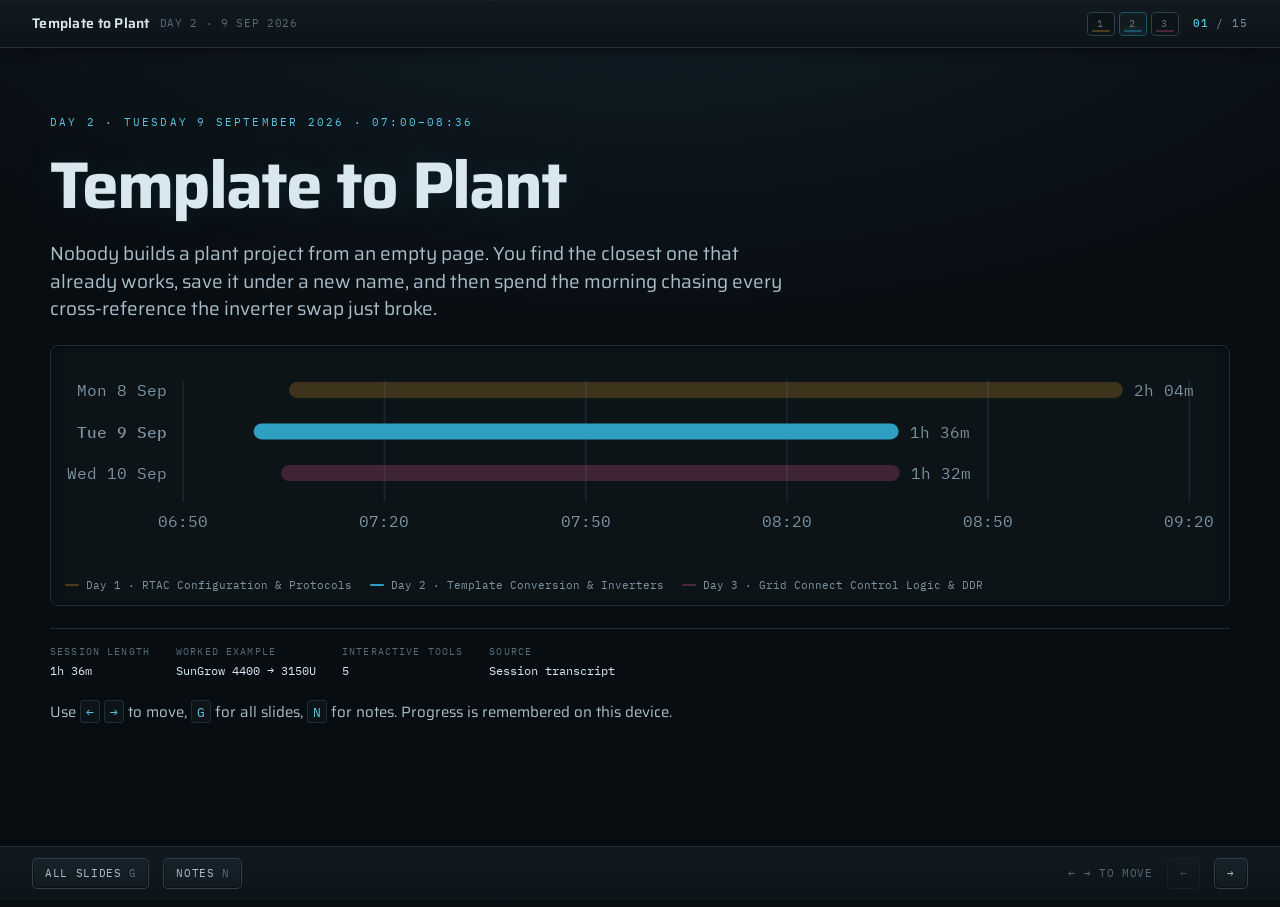
<file: training/day2-template-conversion.html>
<!DOCTYPE html>
<html lang="en">
<head>
<meta charset="utf-8">
<meta name="viewport" content="width=device-width, initial-scale=1">
<title>Template to Plant &mdash; controls training</title>
<meta name="description" content="Choosing the closest existing project, cloning it safely, and converting it to a different inverter model without leaving broken cross-references behind.">
<meta property="og:title" content="Template to Plant">
<meta property="og:description" content="Choosing the closest existing project, cloning it safely, and converting it to a different inverter model without leaving broken cross-references behind.">
<meta property="og:type" content="article">
<link rel="icon" href="data:image/svg+xml,<svg xmlns='http://www.w3.org/2000/svg' viewBox='0 0 32 32'><rect width='32' height='32' rx='7' fill='%230A76B0'/></svg>">
<link rel="preconnect" href="https://fonts.googleapis.com">
<link rel="preconnect" href="https://fonts.gstatic.com" crossorigin>
<link rel="stylesheet" href="https://fonts.googleapis.com/css2?family=Saira:wght@400;500;600;700&family=IBM+Plex+Mono:wght@400;500;600&display=swap">
<style>
/* the document skeleton the Artifact host supplies; replicated for a plain web server */
:root{color-scheme:dark}
html,body{margin:0}
img{max-width:100%}
[hidden]{display:none!important}
</style>
<style>
/* ============================================================
   Control-room console. Committed dark single visual world:
   this material is about SCADA screens, so the deck is one.
   Every colour is painted explicitly — nothing borrows the host ground.
   ============================================================ */
:root{
  --void:#080D11;            /* behind the console */
  --panel:#111A20;           /* instrument panel face */
  --panel-hi:#16222A;        /* raised element */
  --panel-lo:#0C1418;        /* recessed well */
  --bezel:#1F2E37;           /* panel edges */
  --bezel-hi:#2C3F4B;        /* lit edge */
  --ink:#D9E7EF;             /* primary legend */
  --ink-2:#A9BECB;           /* secondary */
  --muted:#7C93A2;           /* labels */
  --faint:#566C7A;           /* inactive */

  --pen-1:#C08726;           /* day 1 trend pen — amber */
  --pen-2:#2E9FC0;           /* day 2 — cyan */
  --pen-3:#C64F86;           /* day 3 — magenta */
  --pen-1-lit:#E8A33D; --pen-2-lit:#5DC4E2; --pen-3-lit:#E0779F;

  --ok:#3FCF8E;              /* lamp: healthy */
  --caution:#E8A33D;         /* lamp: caution */
  --alarm:#F2615C;           /* lamp: alarm */
  --lamp-off:#243642;

  --grid:#182831;            /* phosphor grid */
  --f-ui:"Saira",system-ui,-apple-system,sans-serif;
  --f-data:"IBM Plex Mono",ui-monospace,"SF Mono",Menlo,monospace;
  --stage:1180px;
  --inset:inset 0 1px 0 #ffffff0a, inset 0 0 0 1px #0006;
}
body[data-pen="1"]{--pen:var(--pen-1);--pen-lit:var(--pen-1-lit)}
body[data-pen="2"]{--pen:var(--pen-2);--pen-lit:var(--pen-2-lit)}
body[data-pen="3"]{--pen:var(--pen-3);--pen-lit:var(--pen-3-lit)}
body[data-pen="0"]{--pen:var(--pen-2);--pen-lit:var(--pen-2-lit)}

*{box-sizing:border-box}
body{
  margin:0;color:var(--ink);font-family:var(--f-ui);font-size:16px;line-height:1.5;
  background:
    radial-gradient(120% 80% at 50% -10%, #12202a 0%, transparent 60%),
    var(--void);
  background-attachment:fixed;
  -webkit-font-smoothing:antialiased;
}
h1,h2,h3,h4{margin:0;font-weight:700;line-height:1.08;letter-spacing:-.015em;text-wrap:balance}
p{margin:0}
a{color:var(--pen-lit)}
button{font:inherit;color:inherit}
:focus-visible{outline:2px solid var(--pen-lit);outline-offset:2px;border-radius:2px}
@media (prefers-reduced-motion:reduce){*{animation-duration:.001ms!important;transition-duration:.001ms!important}}
::selection{background:var(--pen);color:#07110f}

/* ============ CONSOLE CHROME ============ */
.rail{position:fixed;left:0;right:0;z-index:40;display:flex;align-items:center;gap:14px;
  padding:0 clamp(14px,3vw,32px);font-family:var(--f-data);font-size:11px;letter-spacing:.06em;
  background:linear-gradient(var(--panel),var(--panel-lo));text-transform:uppercase}
.rail--top{top:0;height:48px;border-bottom:1px solid var(--bezel);box-shadow:0 1px 0 #ffffff08 inset,0 6px 18px -10px #000}
.rail--bot{bottom:0;height:54px;border-top:1px solid var(--bezel);box-shadow:0 -1px 0 #ffffff08 inset}
.rail-id{display:flex;align-items:center;gap:10px;min-width:0}
.rail-id b{font-family:var(--f-ui);font-size:14px;font-weight:600;letter-spacing:.02em;white-space:nowrap;
  overflow:hidden;text-overflow:ellipsis;text-transform:none;color:var(--ink)}
.rail-id span{color:var(--faint);white-space:nowrap}
.spacer{flex:1}
.count{color:var(--muted);font-variant-numeric:tabular-nums;letter-spacing:.08em}
.count b{color:var(--pen-lit);font-weight:500}
.progress{position:fixed;top:47px;left:0;height:2px;width:0;z-index:41;
  background:linear-gradient(90deg,var(--pen),var(--pen-lit));box-shadow:0 0 8px var(--pen);transition:width .25s ease}

/* day selector — three pens */
.pens{display:flex;gap:4px;align-items:center}
.pen-dot{width:28px;height:24px;border-radius:4px;border:1px solid var(--bezel-hi);background:var(--panel-lo);
  display:grid;place-items:center;text-decoration:none;color:var(--faint);font-family:var(--f-data);font-size:10px;
  cursor:pointer;transition:.14s;position:relative;overflow:hidden}
.pen-dot::after{content:"";position:absolute;left:4px;right:4px;bottom:3px;height:2px;border-radius:1px;background:var(--d);opacity:.35}
.pen-dot[data-p="1"]{--d:var(--pen-1)} .pen-dot[data-p="2"]{--d:var(--pen-2)} .pen-dot[data-p="3"]{--d:var(--pen-3)}
.pen-dot:hover{border-color:var(--d);color:var(--ink)}
.pen-dot[aria-current="page"]{color:var(--ink);border-color:var(--d);background:#ffffff08}
.pen-dot[aria-current="page"]::after{opacity:1;box-shadow:0 0 6px var(--d)}
.pen-dot:not([href]){opacity:.45;cursor:default}

.rbtn{background:linear-gradient(var(--panel-hi),var(--panel));border:1px solid var(--bezel-hi);border-radius:5px;
  padding:6px 12px;font-family:var(--f-data);font-size:11px;letter-spacing:.06em;text-transform:uppercase;
  cursor:pointer;color:var(--ink-2);display:inline-flex;align-items:center;gap:7px;box-shadow:var(--inset);transition:.12s}
.rbtn:hover:not([disabled]){color:var(--ink);border-color:var(--pen);box-shadow:var(--inset),0 0 0 1px var(--pen)}
.rbtn:active:not([disabled]){background:var(--panel-lo);transform:translateY(1px)}
.rbtn[disabled]{opacity:.3;cursor:default}
.rbtn kbd{font:inherit;color:var(--faint)}
.rbtn[aria-pressed="true"]{color:var(--pen-lit);border-color:var(--pen)}
.hint{color:var(--faint);display:none}
@media (min-width:880px){.hint{display:inline}}

/* ============ STAGE ============ */
main{padding:48px 0 54px}
.slide{display:none;padding:clamp(20px,3.5vw,40px) clamp(14px,3vw,32px) 104px}
.slide.on{display:block;animation:wake .28s ease both}
@keyframes wake{from{opacity:0;transform:translateY(5px)}to{opacity:1;transform:none}}
.inner{max-width:var(--stage);margin:0 auto}

.eyebrow{font-family:var(--f-data);font-size:11px;letter-spacing:.14em;text-transform:uppercase;
  color:var(--muted);display:flex;flex-wrap:wrap;align-items:center;gap:12px;margin-bottom:12px}
.eyebrow .clock{color:var(--pen-lit);display:inline-flex;align-items:center;gap:8px}
.eyebrow .clock::before{content:"";width:6px;height:6px;border-radius:50%;background:var(--pen-lit);
  box-shadow:0 0 7px var(--pen-lit);animation:pulse 2.6s ease-in-out infinite}
@keyframes pulse{0%,100%{opacity:1}50%{opacity:.35}}
h2.title{font-size:clamp(26px,3.9vw,40px);margin-bottom:9px;color:var(--ink)}
.standfirst{font-size:clamp(15px,1.55vw,17.5px);color:var(--ink-2);max-width:68ch;margin-bottom:22px;line-height:1.48}
.slide h3{font-family:var(--f-data);font-size:11px;font-weight:500;letter-spacing:.12em;text-transform:uppercase;
  color:var(--muted);margin-bottom:10px}
.grid{display:grid;gap:16px}
@media(min-width:780px){.g2{grid-template-columns:1fr 1fr}.g23{grid-template-columns:1.1fr .9fr}.g32{grid-template-columns:.9fr 1.1fr}}

/* ============ PANELS ============ */
.panel,.tool{background:linear-gradient(180deg,var(--panel-hi) 0%,var(--panel) 42%);border:1px solid var(--bezel);
  border-radius:8px;box-shadow:var(--inset),0 10px 30px -18px #000;overflow:hidden}
.tool-h{display:flex;align-items:center;justify-content:space-between;gap:12px;padding:9px 14px;
  background:linear-gradient(var(--panel-lo),#0e161b);border-bottom:1px solid var(--bezel)}
.tool-h .lbl{font-family:var(--f-data);font-size:10.5px;letter-spacing:.13em;text-transform:uppercase;color:var(--muted);
  display:inline-flex;align-items:center;gap:8px}
.tool-h .lbl::before{content:"";width:5px;height:5px;border-radius:50%;background:var(--pen);box-shadow:0 0 6px var(--pen)}
.tool-h .lbl b{color:var(--pen-lit);font-weight:500}
.tool-h .lbl.plain::before{display:none}
.tool-b{padding:16px}
.reset{background:none;border:0;font-family:var(--f-data);font-size:10px;letter-spacing:.1em;text-transform:uppercase;
  color:var(--faint);cursor:pointer;padding:3px 5px;border-radius:3px}
.reset:hover{color:var(--pen-lit);background:#ffffff08}

/* ============ LAMPS & READOUTS ============ */
.lamp{display:inline-flex;align-items:center;gap:8px;font-family:var(--f-data);font-size:10.5px;
  letter-spacing:.1em;text-transform:uppercase;color:var(--faint)}
.lamp::before{content:"";width:9px;height:9px;border-radius:50%;background:var(--lamp-off);
  border:1px solid #0006;flex:none;transition:.2s}
.lamp[data-on="1"]{color:var(--ink-2)}
.lamp[data-on="1"]::before{background:var(--ok);box-shadow:0 0 9px var(--ok)}
.lamp[data-s="caution"][data-on="1"]{color:var(--caution)}
.lamp[data-s="caution"][data-on="1"]::before{background:var(--caution);box-shadow:0 0 9px var(--caution)}
.lamp[data-s="alarm"][data-on="1"]{color:var(--alarm)}
.lamp[data-s="alarm"][data-on="1"]::before{background:var(--alarm);box-shadow:0 0 10px var(--alarm);animation:blink 1s steps(2) infinite}
@keyframes blink{50%{opacity:.35}}
.lamprow{display:flex;flex-wrap:wrap;gap:8px 20px}

.stats{display:grid;gap:8px}
@media(min-width:520px){.stats{grid-template-columns:repeat(auto-fit,minmax(132px,1fr))}}
.stat{background:var(--panel-lo);border:1px solid var(--bezel);border-radius:6px;padding:9px 12px;display:grid;gap:3px;
  box-shadow:inset 0 1px 3px #0007}
.stat dt{font-family:var(--f-data);font-size:9.5px;letter-spacing:.12em;text-transform:uppercase;color:var(--muted)}
.stat dd{margin:0;font-family:var(--f-data);font-size:21px;font-weight:500;font-variant-numeric:tabular-nums;
  color:var(--ink);letter-spacing:-.01em;line-height:1.1}
.stat dd small{font-size:11px;color:var(--muted);letter-spacing:.04em;font-weight:400}
.stat[data-s="ok"] dd{color:var(--ok);text-shadow:0 0 14px #3fcf8e40}
.stat[data-s="bad"] dd{color:var(--alarm);text-shadow:0 0 14px #f2615c40}
.stat[data-s="caution"] dd{color:var(--caution)}

/* bargraph */
.bargraph{height:5px;border-radius:2px;background:var(--panel-lo);overflow:hidden;box-shadow:inset 0 1px 2px #000a}
.bargraph i{display:block;height:100%;background:linear-gradient(90deg,var(--pen),var(--pen-lit));
  box-shadow:0 0 8px var(--pen);transition:width .25s ease}

/* ============ CONTENT ============ */
ul.pts{list-style:none;margin:0;padding:0;display:grid;gap:10px}
ul.pts li{padding-left:19px;position:relative;color:var(--ink-2);font-size:15px;line-height:1.48}
ul.pts li::before{content:"";position:absolute;left:0;top:.58em;width:8px;height:1px;background:var(--bezel-hi)}
ul.pts li b,ul.pts li strong{color:var(--ink);font-weight:600}
code,.m{font-family:var(--f-data);font-size:.88em;background:var(--panel-lo);padding:1.5px 5px;border-radius:3px;
  color:var(--pen-lit);border:1px solid var(--bezel)}
.num{font-family:var(--f-data);font-variant-numeric:tabular-nums;color:var(--ink)}

.call{background:var(--panel-lo);border:1px solid var(--bezel);border-left:2px solid var(--pen);
  padding:12px 15px;border-radius:0 6px 6px 0;font-size:14.5px;color:var(--ink-2);line-height:1.5}
.call b{color:var(--ink)}
.call.trap{border-left-color:var(--alarm)}
.call.rule{border-left-color:var(--ok)}
.call .tag{display:block;font-family:var(--f-data);font-size:9.5px;letter-spacing:.13em;text-transform:uppercase;
  color:var(--muted);margin-bottom:5px}
.call.trap .tag{color:var(--alarm)} .call.rule .tag{color:var(--ok)}
.unconfirmed{display:inline-flex;align-items:center;gap:5px;font-family:var(--f-data);font-size:9.5px;
  letter-spacing:.08em;text-transform:uppercase;color:var(--faint);border:1px dashed var(--bezel-hi);
  border-radius:3px;padding:1px 7px;vertical-align:1px}

/* sourced from the manual, visually distinct from what was said in the room */
.doc{background:var(--panel-lo);border:1px solid var(--bezel);border-radius:6px;padding:13px 15px;font-size:14px;
  color:var(--ink-2);line-height:1.5;position:relative}
.doc::before{content:"";position:absolute;inset:0;border-radius:6px;pointer-events:none;
  background:repeating-linear-gradient(90deg,transparent 0 3px,#ffffff04 3px 4px)}
.doc .tag{font-family:var(--f-data);font-size:9.5px;letter-spacing:.13em;text-transform:uppercase;
  color:var(--pen-lit);display:block;margin-bottom:6px}
.doc b{color:var(--ink)}
.doc cite{display:block;margin-top:8px;font-style:normal;font-family:var(--f-data);font-size:10px;color:var(--faint)}
.outside{background:var(--panel-lo);border:1px solid var(--bezel);border-radius:6px;padding:13px 15px;
  font-size:14px;color:var(--ink-2);line-height:1.5}
.outside .tag{font-family:var(--f-data);font-size:9.5px;letter-spacing:.13em;text-transform:uppercase;
  color:var(--muted);display:block;margin-bottom:6px}
.outside cite{display:block;margin-top:8px;font-style:normal;font-family:var(--f-data);font-size:10px;color:var(--faint)}
.outside b{color:var(--ink)}

/* data grid */
.tw{overflow-x:auto;border:1px solid var(--bezel);border-radius:6px;background:var(--panel-lo)}
table{border-collapse:collapse;width:100%;font-size:13.5px;min-width:460px;font-family:var(--f-data)}
th,td{text-align:left;padding:8px 13px;border-bottom:1px solid var(--bezel)}
th{font-size:9.5px;letter-spacing:.12em;text-transform:uppercase;color:var(--muted);font-weight:400;background:#0b1216}
td{color:var(--ink-2)}
tbody tr:hover td{background:#ffffff05;color:var(--ink)}
tr:last-child td{border-bottom:0}
td.n{font-variant-numeric:tabular-nums;white-space:nowrap;color:var(--pen-lit)}

/* ============ COVER ============ */
.cover{display:grid;gap:22px;padding-block:clamp(6px,2vw,26px)}
.cover .day{font-family:var(--f-data);font-size:11px;letter-spacing:.2em;text-transform:uppercase;color:var(--pen-lit)}
.cover h1{font-size:clamp(34px,6.4vw,66px);line-height:1;letter-spacing:-.03em;max-width:16ch;
  text-shadow:0 0 40px #2e9fc022}
.cover .sub{font-size:clamp(15.5px,1.8vw,19px);color:var(--ink-2);max-width:58ch;line-height:1.45}
.meta{display:flex;flex-wrap:wrap;gap:10px 26px;font-family:var(--f-data);font-size:11.5px;
  border-top:1px solid var(--bezel);padding-top:16px}
.meta div{display:grid;gap:2px}
.meta dt{font-size:9.5px;letter-spacing:.12em;text-transform:uppercase;color:var(--faint)}
.meta dd{margin:0;color:var(--ink);font-variant-numeric:tabular-nums}
.trend{background:var(--panel-lo);border:1px solid var(--bezel);border-radius:8px;padding:12px 14px;box-shadow:inset 0 2px 8px #0008}
.trend svg{display:block;width:100%;height:auto;max-width:100%}
.trend-legend{display:flex;flex-wrap:wrap;gap:10px 18px;margin-top:9px;font-family:var(--f-data);font-size:10.5px;color:var(--muted)}
.trend-legend span{display:inline-flex;align-items:center;gap:7px}
.trend-legend i{width:14px;height:2px;border-radius:1px;display:inline-block}

/* ============ CONTROLS ============ */
.opts{display:grid;gap:7px}
@media(min-width:640px){.opts.two{grid-template-columns:1fr 1fr}.opts.three{grid-template-columns:repeat(3,1fr)}}
.opt{text-align:left;background:linear-gradient(var(--panel-hi),var(--panel));border:1px solid var(--bezel-hi);
  border-radius:6px;padding:10px 13px;cursor:pointer;display:grid;gap:2px;line-height:1.3;
  box-shadow:var(--inset);transition:.12s}
.opt:hover:not([disabled]){border-color:var(--pen);color:var(--ink)}
.opt:active:not([disabled]){transform:translateY(1px)}
.opt .k{font-family:var(--f-data);font-size:9.5px;letter-spacing:.1em;text-transform:uppercase;color:var(--faint)}
.opt .v{font-size:14.5px;font-weight:500;color:var(--ink)}
.opt .d{font-size:12.5px;color:var(--muted)}
.opt[aria-pressed="true"]{border-color:var(--pen);background:linear-gradient(#1b2c36,#152129);
  box-shadow:var(--inset),0 0 0 1px var(--pen),0 0 16px -4px var(--pen)}
.opt[aria-pressed="true"] .k{color:var(--pen-lit)}
.opt.ok{border-color:var(--ok);box-shadow:var(--inset),0 0 0 1px var(--ok)}
.opt.no{border-color:var(--alarm);box-shadow:var(--inset),0 0 0 1px var(--alarm)}
.opt[disabled]{cursor:default;opacity:.85}

.readout{margin-top:14px;border-top:1px solid var(--bezel);padding-top:14px;display:grid;gap:11px}
.verdict{font-size:14.5px;color:var(--ink-2);line-height:1.5}
.verdict b{color:var(--ink)}

.ctl{display:grid;gap:6px;margin-bottom:14px}
.ctl label{font-family:var(--f-data);font-size:10px;letter-spacing:.1em;text-transform:uppercase;color:var(--muted);
  display:flex;justify-content:space-between;align-items:baseline;gap:10px}
.ctl label output{font-size:13.5px;color:var(--pen-lit);font-variant-numeric:tabular-nums;letter-spacing:0;text-transform:none}
input[type=range]{-webkit-appearance:none;appearance:none;width:100%;height:20px;background:transparent;cursor:pointer;margin:0}
input[type=range]::-webkit-slider-runnable-track{height:4px;background:var(--panel-lo);border-radius:2px;
  box-shadow:inset 0 1px 2px #000a,0 1px 0 #ffffff08}
input[type=range]::-moz-range-track{height:4px;background:var(--panel-lo);border-radius:2px}
input[type=range]::-webkit-slider-thumb{-webkit-appearance:none;width:13px;height:19px;border-radius:3px;
  background:linear-gradient(var(--bezel-hi),#1a2830);border:1px solid #000;margin-top:-8px;
  box-shadow:inset 0 1px 0 #ffffff1a,0 1px 3px #000a}
input[type=range]::-webkit-slider-thumb:hover{background:linear-gradient(var(--pen),#1a2830)}
input[type=range]::-moz-range-thumb{width:13px;height:19px;border-radius:3px;background:var(--bezel-hi);border:1px solid #000}
input[type=text],input[type=number],select{width:100%;padding:8px 11px;border:1px solid var(--bezel-hi);border-radius:5px;
  background:var(--panel-lo);color:var(--ink);font-family:var(--f-data);font-size:13.5px;box-shadow:inset 0 1px 3px #0008}

/* checklist */
.chk{display:grid;gap:1px}
.chk-item{display:flex;gap:10px;align-items:flex-start;padding:9px 11px;border-radius:5px;cursor:pointer;transition:background .12s}
.chk-item:hover{background:#ffffff06}
.chk-item input{margin:3px 0 0;width:15px;height:15px;accent-color:var(--pen);flex:none;cursor:pointer}
.chk-item .t{font-size:14.5px;color:var(--ink-2);line-height:1.38}
.chk-item .t b{color:var(--ink);font-weight:600}
.chk-item .t em{font-style:normal;display:block;font-size:12.5px;color:var(--muted);margin-top:2px}
.chk-item input:checked + .t{color:var(--faint)}
.chk-item input:checked + .t b{color:var(--muted)}
.chk-bar{display:flex;align-items:center;gap:10px;margin-top:11px;font-family:var(--f-data);font-size:10.5px;color:var(--muted)}
.chk-bar .track{flex:1;height:4px;background:var(--panel-lo);border-radius:2px;overflow:hidden;box-shadow:inset 0 1px 2px #000a}
.chk-bar .fill{height:100%;background:var(--ok);box-shadow:0 0 8px var(--ok);width:0;transition:width .2s ease}

/* flow / signal chain */
.flow{display:flex;flex-wrap:wrap;gap:5px;align-items:stretch}
.node{flex:1 1 112px;min-width:0;text-align:left;background:linear-gradient(var(--panel-hi),var(--panel));
  border:1px solid var(--bezel-hi);border-radius:6px;padding:9px 10px;cursor:pointer;display:grid;gap:2px;
  box-shadow:var(--inset);transition:.12s}
.node:hover{border-color:var(--pen)}
.node .i{font-family:var(--f-data);font-size:9.5px;color:var(--faint);letter-spacing:.1em}
.node .n{font-size:13px;font-weight:600;color:var(--ink);line-height:1.22}
.node[aria-pressed="true"]{border-color:var(--pen);box-shadow:var(--inset),0 0 0 1px var(--pen),0 0 18px -6px var(--pen)}
.node[aria-pressed="true"] .i{color:var(--pen-lit)}
.arrow{align-self:center;color:var(--bezel-hi);font-family:var(--f-data);font-size:12px;flex:none}
.detail{margin-top:14px;border-top:1px solid var(--bezel);padding-top:14px;font-size:14.5px;color:var(--ink-2);
  line-height:1.5;min-height:84px}
.detail h4{font-family:var(--f-ui);font-size:15px;font-weight:600;color:var(--ink);margin-bottom:6px}
.detail ul{margin:7px 0 0;padding-left:17px;display:grid;gap:4px}

/* charts */
.chart{width:100%;height:auto;display:block;max-width:100%;overflow:visible}
.chart text{font-family:var(--f-data);font-size:10px;fill:var(--muted)}
.chart .axis{stroke:var(--bezel-hi);stroke-width:1}
.chart .grid{stroke:var(--grid);stroke-width:1}
.legend{display:flex;flex-wrap:wrap;gap:14px;margin-top:9px;font-family:var(--f-data);font-size:10.5px;color:var(--muted)}
.legend span{display:inline-flex;align-items:center;gap:7px}
.legend i{width:15px;height:2px;border-radius:1px;flex:none}
.legend i.dash{background:repeating-linear-gradient(90deg,var(--ink-2) 0 4px,transparent 4px 7px)}
.legend i.band{height:8px;border-radius:2px;border:1px solid var(--alarm);background:#f2615c22}

/* register map */
.regs{display:grid;grid-template-columns:repeat(auto-fill,minmax(72px,1fr));gap:3px}
.reg{border:1px solid var(--bezel);border-radius:4px;padding:6px 5px;text-align:center;background:var(--panel-lo);
  font-family:var(--f-data);font-size:10px;color:var(--muted);display:grid;gap:2px}
.reg .a{color:var(--faint);font-size:9px}
.reg .l{color:var(--ink);font-size:10.5px;overflow:hidden;text-overflow:ellipsis;white-space:nowrap}
.reg[data-part]{border-color:var(--pen);background:#1a2b33;box-shadow:0 0 12px -6px var(--pen)}
.reg[data-part="lo"]{border-top-style:dashed}

/* quiz */
.quiz{display:grid;gap:13px}
.q{border:1px solid var(--bezel);border-radius:8px;padding:15px 17px;background:var(--panel)}
.q .qh{display:flex;gap:10px;align-items:baseline;margin-bottom:11px}
.q .qn{font-family:var(--f-data);font-size:10.5px;color:var(--faint);flex:none}
.q .qt{font-size:15.5px;font-weight:500;color:var(--ink);line-height:1.36}
.q .as{display:grid;gap:6px}
.a{text-align:left;background:linear-gradient(var(--panel-hi),var(--panel));border:1px solid var(--bezel-hi);
  border-radius:5px;padding:9px 12px;cursor:pointer;font-size:14px;color:var(--ink-2);line-height:1.38;
  box-shadow:var(--inset);transition:.12s}
.a:hover:not([disabled]){border-color:var(--pen);color:var(--ink)}
.a[data-r="ok"]{border-color:var(--ok);box-shadow:var(--inset),0 0 0 1px var(--ok);color:var(--ink)}
.a[data-r="no"]{border-color:var(--alarm);box-shadow:var(--inset),0 0 0 1px var(--alarm);color:var(--ink)}
.a[disabled]{cursor:default}
.why{margin-top:10px;font-size:13.5px;color:var(--muted);border-left:2px solid var(--bezel-hi);padding-left:11px;
  line-height:1.5;display:none}
.why.on{display:block;animation:wake .2s ease both}
.score{position:sticky;bottom:62px;background:linear-gradient(var(--panel-hi),var(--panel));border:1px solid var(--bezel-hi);
  border-radius:7px;padding:12px 17px;display:flex;align-items:center;justify-content:space-between;gap:14px;
  box-shadow:var(--inset),0 12px 30px -14px #000;font-family:var(--f-data);font-size:12px;
  letter-spacing:.08em;text-transform:uppercase;color:var(--muted)}
.score b{font-size:19px;color:var(--pen-lit);font-variant-numeric:tabular-nums}

/* overview */
.ov{position:fixed;inset:0;z-index:60;background:#060a0de8;backdrop-filter:blur(7px);overflow:auto;padding:clamp(18px,4vw,44px)}
.ov[hidden]{display:none}
.ov-h{max-width:1100px;margin:0 auto 18px;display:flex;align-items:baseline;justify-content:space-between;gap:16px}
.ov-h h3{font-family:var(--f-ui);font-size:19px;color:var(--ink);text-transform:none;letter-spacing:0}
.ov-grid{max-width:1100px;margin:0 auto;display:grid;gap:8px;grid-template-columns:repeat(auto-fill,minmax(208px,1fr))}
.ov-card{text-align:left;background:var(--panel);border:1px solid var(--bezel);border-radius:6px;padding:11px 13px;
  cursor:pointer;display:grid;gap:5px;transition:.12s}
.ov-card:hover{border-color:var(--pen);transform:translateY(-1px)}
.ov-card .oi{font-family:var(--f-data);font-size:10px;color:var(--faint);display:flex;justify-content:space-between;gap:8px}
.ov-card .ot{font-size:14px;font-weight:500;color:var(--ink-2);line-height:1.28}
.ov-card[aria-current="true"]{border-color:var(--pen);box-shadow:0 0 0 1px var(--pen)}
.ov-card[aria-current="true"] .ot{color:var(--ink)}
.ov-card .bar{height:2px;background:var(--pen);border-radius:1px;width:0;opacity:.6;transition:width .2s}
.ov-card[data-seen="1"] .bar{width:100%}

/* notes */
.notes{border-top:1px dashed var(--bezel-hi);margin-top:22px;padding-top:14px;font-size:14px;color:var(--muted);
  line-height:1.55;max-width:72ch}
.notes .tag{font-family:var(--f-data);font-size:9.5px;letter-spacing:.13em;text-transform:uppercase;color:var(--faint);
  display:block;margin-bottom:5px}
body:not([data-notes="1"]) .notes{display:none}

/* action items */
.actions{display:grid;gap:7px}
.act{display:flex;gap:12px;align-items:flex-start;border:1px solid var(--bezel);border-radius:6px;
  padding:10px 13px;background:var(--panel-lo)}
.act .who{font-family:var(--f-data);font-size:9.5px;letter-spacing:.1em;text-transform:uppercase;color:var(--pen-lit);
  flex:none;width:80px;padding-top:3px}
.act .what{font-size:14px;color:var(--ink-2);line-height:1.42}
@media(max-width:540px){.act{flex-direction:column;gap:4px}.act .who{width:auto}}

</style>
</head>
<body>
<script>
document.body.setAttribute("data-deck","2");
document.body.setAttribute("data-pen","2");
window.DECK_URLS={"1": "day1-rtac-protocols.html", "2": "day2-template-conversion.html", "3": "day3-grid-connect-ddr.html"};
</script>

<header class="rail rail--top">
  <span class="rail-id"><b>Template to Plant</b><span>Day 2 &middot; 9 Sep 2026</span></span>
  <span class="spacer"></span>
  <nav class="pens" aria-label="Other decks in this series">
    <a class="pen-dot" data-p="1" href="day1-rtac-protocols.html"  title="Day 1 &mdash; RTAC Configuration &amp; Protocols">1</a>
    <a class="pen-dot" data-p="2"  aria-current="page" title="Day 2 &mdash; Template Conversion &amp; Inverter Integration">2</a>
    <a class="pen-dot" data-p="3" href="day3-grid-connect-ddr.html"  title="Day 3 &mdash; Grid Connect Control Logic &amp; DDR">3</a>
  </nav>
  <span class="count" id="count">01 / 15</span>
</header>
<div class="progress" id="prog"></div>

<main>
<!-- 01 COVER -->
<section class="slide" data-short="Cover">
  <div class="inner cover">
    <span class="day">Day 2 · Tuesday 9 September 2026 · 07:00–08:36</span>
    <h1>Template to Plant</h1>
    <p class="sub">Nobody builds a plant project from an empty page. You find the closest one that already works, save it under a new name, and then spend the morning chasing every cross-reference the inverter swap just broke.</p>
    <div class="trend" id="timeline"></div>
    <div class="meta">
      <div><dt>Session length</dt><dd>1h 36m</dd></div>
      <div><dt>Worked example</dt><dd>SunGrow 4400 → 3150U</dd></div>
      <div><dt>Interactive tools</dt><dd>5</dd></div>
      <div><dt>Source</dt><dd>Session transcript</dd></div>
    </div>
    <p class="standfirst" style="margin:0;font-size:15px">Use <span class="m">←</span> <span class="m">→</span> to move, <span class="m">G</span> for all slides, <span class="m">N</span> for notes. Progress is remembered on this device.</p>
  </div>
</section>

<!-- 02 ARC -->
<section class="slide" data-short="Where this sits">
  <div class="inner">
    <div class="eyebrow"><span>The three mornings</span></div>
    <h2 class="title">Between the wire and the setpoint</h2>
    <p class="standfirst">Day 1 got values moving across DNP3, Modbus and C37.118. Day 3 will make the plant follow a number. Today is the project in between — the part that decides how much of either you have to rebuild for the next site.</p>
    <div class="tool">
      <div class="tool-h"><span class="lbl">Pick a day · <b>you are on Day 2</b></span></div>
      <div class="tool-b">
        <div class="flow" data-flow="arc">
          <button class="node" type="button" data-k="d1"><span class="i">DAY 1 · 8 SEP</span><span class="n">Comms &amp; the RTAC</span></button>
          <span class="arrow">→</span>
          <button class="node" type="button" data-k="d2" aria-pressed="true"><span class="i">DAY 2 · 9 SEP</span><span class="n">Project &amp; inverters</span></button>
          <span class="arrow">→</span>
          <button class="node" type="button" data-k="d3"><span class="i">DAY 3 · 10 SEP</span><span class="n">Control &amp; recording</span></button>
        </div>
        <div class="detail" data-flow-out="arc"></div>
      </div>
    </div>
  </div>
</section>

<!-- 03 RULE ZERO -->
<section class="slide" data-clock="07:00" data-short="Rule zero: Save As">
  <div class="inner">
    <div class="eyebrow"><span class="clock">07:00</span><span>locks · cross-check · Save As</span></div>
    <h2 class="title">Rule zero: rename it before you touch it</h2>
    <div class="grid g2">
      <div class="grid" style="gap:16px">
        <div class="call rule"><span class="tag">Do this first, every time</span><b>Save As, rename, then modify.</b> Every device change, data type change and mapping change after this point is destructive — and the project you started from is very likely running a plant right now.</div>
        <ul class="pts">
          <li>A project that was not closed properly stays locked. <b>Right-click to unlock</b> — but only the user or credential that created the lock can release it.</li>
          <li><b>Admin credentials cannot unlock a project locked under another engineering credential.</b> Find the person, not a workaround.</li>
          <li>Cross-check and clear the existing errors <b>before</b> you change anything. Otherwise you cannot tell your new breakage from the breakage you inherited.</li>
        </ul>
      </div>
      <div class="tool">
        <div class="tool-h"><span class="lbl">Opening sequence</span><button class="reset" type="button" data-chk-reset>Clear</button></div>
        <div class="tool-b">
          <div class="chk" data-chk="open">
            <label class="chk-item"><input type="checkbox"><span class="t"><b>Project unlocked</b><em>right-click; only the locking credential can release it</em></span></label>
            <label class="chk-item"><input type="checkbox"><span class="t"><b>Cross-check run on the untouched project</b><em>establishes your baseline error count</em></span></label>
            <label class="chk-item"><input type="checkbox"><span class="t"><b>Inherited errors cleared</b><em>so new errors are unambiguously yours</em></span></label>
            <label class="chk-item"><input type="checkbox"><span class="t"><b>Save As, renamed</b><em>before a single device or data type changes</em></span></label>
          </div>
          <div class="chk-bar"><span class="n">0 of 4</span><span class="track"><span class="fill"></span></span></div>
        </div>
      </div>
    </div>
  </div>
</section>

<!-- 04 ARCHITECTURE -->
<section class="slide" data-clock="07:03" data-short="What a project holds">
  <div class="inner">
    <div class="eyebrow"><span class="clock">07:03</span><span>project architecture</span></div>
    <h2 class="title">What is actually in one of these projects</h2>
    <p class="standfirst">Click any block to see what it does and what varies from site to site — the varying parts are your conversion work.</p>
    <div class="tool">
      <div class="tool-h"><span class="lbl">Plant project · click a block</span></div>
      <div class="tool-b">
        <div class="flow" data-flow="arch">
          <button class="node" type="button" data-k="ign" aria-pressed="true"><span class="i">SCADA</span><span class="n">Ignition server</span></button>
          <button class="node" type="button" data-k="rtu"><span class="i">CONTROLLER</span><span class="n">RTU redundancy</span></button>
          <button class="node" type="button" data-k="inv"><span class="i">FIELD</span><span class="n">Inverters</span></button>
          <button class="node" type="button" data-k="mtr"><span class="i">FIELD</span><span class="n">Primary &amp; backup meters</span></button>
          <button class="node" type="button" data-k="sub"><span class="i">FIELD</span><span class="n">Substation</span></button>
          <button class="node" type="button" data-k="util"><span class="i">LOGIC</span><span class="n">Utility connection</span></button>
        </div>
        <div class="detail" data-flow-out="arch"></div>
      </div>
    </div>
    <div class="notes"><span class="tag">Speaker note</span>Sites either bring everything through a concentrator or need separate connections per device — substation, QSC/QTD, met station, Ignition. Which one you are looking at changes the device tree substantially, so it belongs in the template inventory on the next slide.</div>
  </div>
</section>

<!-- 05 TEMPLATE PICK -->
<section class="slide" data-clock="07:08" data-short="Picking the template">
  <div class="inner">
    <div class="eyebrow"><span class="clock">07:08</span><span>the inventory</span></div>
    <h2 class="title">The right template is the one you change least</h2>
    <p class="standfirst">Score four candidates against a new project. The point is not the arithmetic — it is that this decision is made once, on evidence, instead of by whoever remembers a project name.</p>
    <div class="grid g32">
      <div class="grid" style="gap:16px;align-content:start">
        <div class="call"><span class="tag">Build this once</span>A shared <b>Excel inventory</b>: project name, inverter brand and type, met station, FPS, substation connection, and any other device worth reusing. Filter it to find the closest template instead of guessing.</div>
        <ul class="pts">
          <li>A project with the <b>same inverter type</b> beats one with a completely different inverter, even if other things match.</li>
          <li>A <b>hybrid project is the better base for another hybrid project</b> — battery and storage configuration is expensive to add and cheap to inherit.</li>
          <li>Reuse the project with the largest matching device set. <b>A meter-only change is far preferable to an inverter change</b> — the inverter is the thing you want to change last.</li>
          <li>SunGrow to SunGrow is survivable. <b>SunGrow to an LG or a GE is a mess</b> — a different point list, different information coming back, and a lot of time.</li>
        </ul>
      </div>
      <div class="tool">
        <div class="tool-h"><span class="lbl">Template match · <b data-best>—</b></span><button class="reset" type="button" data-reset="tmpl">Reset weights</button></div>
        <div class="tool-b" data-tool="tmpl">
          <p class="verdict" style="margin-bottom:14px">New project: <b>15 SunGrow inverters, hybrid with storage, met station, substation via concentrator.</b> Toggle what matters to you:</p>
          <div class="opts two" data-w style="margin-bottom:16px">
            <button class="opt" type="button" data-f="inv" aria-pressed="true"><span class="v">Inverter type</span><span class="d">Same brand and model</span></button>
            <button class="opt" type="button" data-f="hyb" aria-pressed="true"><span class="v">Hybrid / storage</span><span class="d">Battery configuration</span></button>
            <button class="opt" type="button" data-f="met" aria-pressed="true"><span class="v">Met station</span><span class="d">Weather data present</span></button>
            <button class="opt" type="button" data-f="sub" aria-pressed="true"><span class="v">Substation link</span><span class="d">Concentrator vs direct</span></button>
          </div>
          <div data-rank></div>
        </div>
      </div>
    </div>
  </div>
</section>

<!-- 06 SWAP -->
<section class="slide" data-clock="07:12" data-short="Swapping the inverter">
  <div class="inner">
    <div class="eyebrow"><span class="clock">07:12</span><span>globals · data types</span></div>
    <h2 class="title">One data type, a hundred broken references</h2>
    <div class="grid g2">
      <div class="grid" style="gap:16px">
        <ul class="pts">
          <li>Update the <b>inverter and feeder counts</b> in global variables first. The worked example ran <span class="num">15</span> inverters across <span class="num">3</span> feeders.</li>
          <li>Change the inverter-specific data type and its naming <b>consistently</b> — the example moved from <b>SunGrow 4400</b> to <b>SunGrow 3150U</b>.</li>
          <li>Strings such as <code>PT01</code> and <code>PT02</code> are not themselves mapped, but keeping the naming consistent is what makes the project traceable six months later.</li>
        </ul>
        <div class="call trap"><span class="tag">Why it cascades</span>Changing a data type or a reference <b>breaks the mappings between programs, substations and data points</b>. Every one of those surfaces as a cross-reference error — which is the good news, because it means the tool will hand you the list.</div>
      </div>
      <div class="tool">
        <div class="tool-h"><span class="lbl">What breaks when you change the type</span></div>
        <div class="tool-b">
          <div class="flow" data-flow="brk">
            <button class="node" type="button" data-k="gv" aria-pressed="true"><span class="i">1</span><span class="n">Global variables</span></button>
            <span class="arrow">→</span>
            <button class="node" type="button" data-k="rw"><span class="i">2</span><span class="n">Read / write blocks</span></button>
            <span class="arrow">→</span>
            <button class="node" type="button" data-k="pg"><span class="i">3</span><span class="n">Programs &amp; FBs</span></button>
            <span class="arrow">→</span>
            <button class="node" type="button" data-k="sv"><span class="i">4</span><span class="n">Server points</span></button>
          </div>
          <div class="detail" data-flow-out="brk"></div>
        </div>
      </div>
    </div>
  </div>
</section>

<!-- 07 LOOP -->
<section class="slide" data-clock="07:18" data-short="The repair loop">
  <div class="inner">
    <div class="eyebrow"><span class="clock">07:18</span><span>error-driven repair</span></div>
    <h2 class="title">The loop that gets you to zero</h2>
    <p class="standfirst">Change one thing. Save. Cross-check. Follow the error to the page it names. Fix it. Repeat. It is slow and it is the only method that converges.</p>
    <div class="grid g23">
      <div class="tool">
        <div class="tool-h"><span class="lbl">Run the loop · <b data-pass>pass 0</b></span><button class="reset" type="button" data-reset="loop">Restart</button></div>
        <div class="tool-b" data-tool="loop">
          <div class="flow" data-loop-steps>
            <button class="node" type="button" data-s="0"><span class="i">STEP 1</span><span class="n">Change one reference</span></button>
            <span class="arrow">→</span>
            <button class="node" type="button" data-s="1"><span class="i">STEP 2</span><span class="n">Save</span></button>
            <span class="arrow">→</span>
            <button class="node" type="button" data-s="2"><span class="i">STEP 3</span><span class="n">Cross-check</span></button>
            <span class="arrow">→</span>
            <button class="node" type="button" data-s="3"><span class="i">STEP 4</span><span class="n">Follow the error</span></button>
          </div>
          <div class="readout">
            <div class="stats">
              <div class="stat"><dt>Cross-reference errors</dt><dd data-errs>47</dd></div>
              <div class="stat"><dt>Pass</dt><dd data-passn>0 <small>of 5</small></dd></div>
            </div>
            <p class="verdict" data-loop-msg>Press <b>Advance</b> to walk one pass of the loop.</p>
            <button class="rbtn" type="button" data-advance style="justify-self:start">Advance →</button>
          </div>
        </div>
      </div>
      <div class="grid" style="gap:14px;align-content:start">
        <ul class="pts">
          <li><b>Change one inverter or reference at a time.</b> Batch the changes and you lose the ability to tell which one caused what.</li>
          <li><code>Ctrl+H</code> finds and replaces references — <b>SG 4400</b> to <b>SGT 3150</b>. Use <b>Replace All only when you understand the scope</b>; otherwise you have traded a known list of errors for an unknown one.</li>
          <li>Delete references to things that <b>do not exist on the target inverter</b>, then run the cycle again.</li>
          <li><code>Ctrl+Z</code> and the undo arrow will revert — but <b>save first</b>, because undo can reach into other program changes you meant to keep.</li>
        </ul>
        <div class="call trap"><span class="tag">Small change, real error</span>A changed register or name creates errors in places you did not edit — a prior reference to <span class="num">10</span> that now has to be <span class="num">09</span>. The cross-check finds it; guesswork does not.</div>
      </div>
    </div>
  </div>
</section>

<!-- 08 REGISTERS -->
<section class="slide" data-clock="07:25" data-short="Registers & point lists">
  <div class="inner">
    <div class="eyebrow"><span class="clock">07:25</span><span>point lists</span></div>
    <h2 class="title">The vendor point list is the contract</h2>
    <div class="grid g2">
      <ul class="pts">
        <li>Match <b>register numbers and data-point names</b> to the target inverter's point list. That document, not the old project, is the authority.</li>
        <li>Register numbers may not be mapped directly — but the naming convention normally mirrors the register number, which is what makes a mismatch visible.</li>
        <li><b>Copy and paste accelerates repeated mappings.</b> On a first conversion, do it manually and one at a time anyway; you are still learning where this particular vendor differs.</li>
        <li>The trick that makes it bearable: <b>double-click a reference and everything up to the dot is selected</b>. Copy that, and <code>Ctrl+H</code> replaces just that portion and leaves the rest alone.</li>
      </ul>
      <div class="grid" style="gap:14px">
        <div class="call"><span class="tag">Carried from Day 1</span>Everything about signed vs unsigned, 16-bit vs 32-bit, and word order applies here unchanged. A point list that reads correctly in the vendor document still decodes to nonsense if the map disagrees about the byte order.</div>
        <div class="outside"><span class="tag">Outside the room</span>Inverter Modbus is typically <b>cyclical — read, write, read</b> — averaging <b>200–250 ms</b> per cycle depending on model. That number sets a floor under how fast the plant controller can act on anything you map here, and it is why Day 3 spends so long on timing.<cite>Nor-Cal Controls, on IEEE 2800 response times, Sep 2024</cite></div>
      </div>
    </div>
  </div>
</section>

<!-- 09 ADD INVERTER -->
<section class="slide" data-clock="07:38" data-short="Adding an inverter">
  <div class="inner">
    <div class="eyebrow"><span class="clock">07:38</span><span>read · write · server points</span></div>
    <h2 class="title">Adding inverter 16</h2>
    <p class="standfirst">Six artifacts have to exist before a new inverter is real. Miss one and the plant runs — just without that inverter, quietly.</p>
    <div class="grid g23">
      <div class="tool">
        <div class="tool-h"><span class="lbl">Six artifacts</span><button class="reset" type="button" data-chk-reset>Clear</button></div>
        <div class="tool-b">
          <div class="chk" data-chk="addinv">
            <label class="chk-item"><input type="checkbox"><span class="t"><b>Global variable entry</b><em>and the inverter count raised — 15 → 16</em></span></label>
            <label class="chk-item"><input type="checkbox"><span class="t"><b>Inverter read block</b><em>copy an existing structure, rename, remap registers to the point list</em></span></label>
            <label class="chk-item"><input type="checkbox"><span class="t"><b>Inverter write block</b><em>setpoints and commands out</em></span></label>
            <label class="chk-item"><input type="checkbox"><span class="t"><b>Ignition server points</b><em>control and feedback, mapped to the read/write structures</em></span></label>
            <label class="chk-item"><input type="checkbox"><span class="t"><b>Read/write registers allocated</b><em>including control feedback such as local/remote status</em></span></label>
            <label class="chk-item"><input type="checkbox"><span class="t"><b>Program, status and control logic updated</b><em>follow the cross-reference errors to find them all</em></span></label>
          </div>
          <div class="chk-bar"><span class="n">0 of 6</span><span class="track"><span class="fill"></span></span></div>
        </div>
      </div>
      <div class="grid" style="gap:14px;align-content:start">
        <div class="call"><span class="tag">Register allocation, from the session</span>The new inverter took register <b><span class="num">116</span></b> — not because 116 was next, but because <b>there was a gap in the existing layout</b>. Read the map before you assume the end of it. Local/remote status came off holding register <span class="num">1510</span>; the Ignition server points went in as a fresh block at start <span class="num">450</span>, quantity <span class="num">227</span>.</div>
        <div class="tool">
          <div class="tool-h"><span class="lbl">Array bounds check</span></div>
          <div class="tool-b" data-tool="bounds">
            <div class="ctl" style="margin-bottom:12px"><label for="b-idx">Index you reference <output for="b-idx" id="b-idx-o">46</output></label>
              <input type="range" id="b-idx" min="1" max="60" step="1" value="46"></div>
            <div class="ctl" style="margin-bottom:12px"><label for="b-len">Elements the array actually declares <output for="b-len" id="b-len-o">40</output></label>
              <input type="range" id="b-len" min="10" max="60" step="1" value="40"></div>
            <p class="verdict" data-bmsg></p>
          </div>
        </div>
        <div class="call trap"><span class="tag">The failure from the session</span>Typing <span class="num">46</span> into a reference threw an error <b>the moment it was copied in</b> — the array behind it does not have that many elements. The tool catches it at once and tells you there are not that many elements; it does not wait for a download. <span class="unconfirmed">the exact declared range is unclear in the recording</span></div>
      </div>
    </div>
  </div>
</section>

<!-- 10 CHANGES / DOESN'T -->
<section class="slide" data-clock="07:57" data-short="Changes vs stays">
  <div class="inner">
    <div class="eyebrow"><span class="clock">07:57</span><span>programs · status · control</span></div>
    <h2 class="title">What you touch, and what you leave alone</h2>
    <p class="standfirst">Most of a plant project does not change between sites. Knowing which half is which is the difference between a two-day conversion and a two-week one.</p>
    <div class="tool">
      <div class="tool-h"><span class="lbl">Sort each one</span><span class="lbl" data-sort-out></span></div>
      <div class="tool-b" data-sort="chg">
        <div class="grid g2" style="gap:14px">
          <div data-ans="chg"><p style="font-size:15px;margin-bottom:8px">Fault, comms-loss, remote-enable, clamp, PPC-control and inverter-status signals</p>
            <div class="opts two"><button class="opt" type="button" data-pick="chg"><span class="v">Changes</span></button><button class="opt" type="button" data-pick="same"><span class="v">Stays</span></button></div>
            <p class="why">Every one of these has to be mapped <b>per inverter</b>. Adding an inverter means adding all of them.</p></div>
          <div data-ans="same"><p style="font-size:15px;margin-bottom:8px">Generic group control and NOC calculations</p>
            <div class="opts two"><button class="opt" type="button" data-pick="chg"><span class="v">Changes</span></button><button class="opt" type="button" data-pick="same"><span class="v">Stays</span></button></div>
            <p class="why">Fixed program logic. Leave it alone.</p></div>
          <div data-ans="same"><p style="font-size:15px;margin-bottom:8px">Met station calculations and PF / performance calculations</p>
            <div class="opts two"><button class="opt" type="button" data-pick="chg"><span class="v">Changes</span></button><button class="opt" type="button" data-pick="same"><span class="v">Stays</span></button></div>
            <p class="why">Unchanged between projects — the inputs change, the arithmetic does not.</p></div>
          <div data-ans="same"><p style="font-size:15px;margin-bottom:8px">Redundancy logic that blocks commands when the RTU is not primary</p>
            <div class="opts two"><button class="opt" type="button" data-pick="chg"><span class="v">Changes</span></button><button class="opt" type="button" data-pick="same"><span class="v">Stays</span></button></div>
            <p class="why">Generally unchanged — <b>except that the new inverter's references have to be added to it</b>. The logic stays; its coverage grows. Read it the other way round when debugging: <b>if the RTAC is primary and its control-disable bit is true, something is wrong in the code</b> — no commands are reaching the inverters.</p></div>
          <div data-ans="chg"><p style="font-size:15px;margin-bottom:8px">Module counts and model-specific control logic</p>
            <div class="opts two"><button class="opt" type="button" data-pick="chg"><span class="v">Changes</span></button><button class="opt" type="button" data-pick="same"><span class="v">Stays</span></button></div>
            <p class="why">Inverter-specific by definition. And if the control type is <b>fundamentally different</b>, expect to write a new control implementation rather than adapt this one.</p></div>
          <div data-ans="chg"><p style="font-size:15px;margin-bottom:8px">Ignition mappings for the added inverter</p>
            <div class="opts two"><button class="opt" type="button" data-pick="chg"><span class="v">Changes</span></button><button class="opt" type="button" data-pick="same"><span class="v">Stays</span></button></div>
            <p class="why">Control and feedback points both. Follow the cross-reference errors into the programs and function blocks to find every place they are needed.</p></div>
        </div>
      </div>
    </div>
  </div>
</section>

<!-- 11 PLANT SETTINGS -->
<section class="slide" data-clock="08:07" data-short="Plant settings & meters">
  <div class="inner">
    <div class="eyebrow"><span class="clock">08:07</span><span>LGI · tuning · metering</span></div>
    <h2 class="title">The settings that are project-specific</h2>
    <div class="grid g23">
      <div class="grid" style="gap:16px">
        <ul class="pts">
          <li><b>LGI and tuning settings</b> vary per project: plant rating, Q rating, evolution period, Q high and low limits, jetband changes, P-limit delay.</li>
          <li><b>The P-limit delay is the clamp wait</b> — how long the plant holds before clamping. Day 3 shows what a badly chosen value does to the response; it is declared here.</li>
          <li><b>The P-limit delay is the clamp wait</b> — how many seconds the plant holds before it clamps. Day 3 shows what a badly chosen value does to the response; it is set here.</li>
          <li><b>Declare them at project level and pass them to Grid Connect automatically</b> — settings scattered across blocks are the ones that get missed on the next conversion.</li>
          <li>Manual tuning is still needed when the modelled behaviour and the real plant disagree. The model is a starting point, not an answer.</li>
          <li>Add the required <b>POI meter points and map them on both the read side and the project side</b>. Add met station data when the site has one.</li>
          <li>Update <b>QSC data points or indexes</b> when names, data types or indexes differ — then follow the resulting errors to the affected address or name.</li>
        </ul>
      </div>
      <div class="tool">
        <div class="tool-h"><span class="lbl">Evolution period</span></div>
        <div class="tool-b" data-tool="evo">
          <div class="ctl"><label for="e-per">Evolution period <output for="e-per" id="e-per-o">100 ms</output></label>
            <input type="range" id="e-per" min="50" max="1000" step="50" value="100"></div>
          <div class="readout">
            <div class="stats">
              <div class="stat"><dt>PID reruns</dt><dd data-rate>10.0 <small>× per second</small></dd></div>
              <div class="stat"><dt>Meter must deliver</dt><dd data-meter>≤ 100 <small>ms</small></dd></div>
            </div>
            <p class="verdict" data-emsg></p>
          </div>
        </div>
      </div>
    </div>
    <div class="notes"><span class="tag">Speaker note</span>This slide is the hand-off. Day 3 opens on exactly these parameters — where they are declared, how they reach the MPC block, and what happens when the evolution period is faster than the meter behind it.</div>
  </div>
</section>

<!-- 12 NO TEMPLATE -->
<section class="slide" data-clock="08:17" data-short="No matching template">
  <div class="inner">
    <div class="eyebrow"><span class="clock">08:17</span><span>brand-new inverter models</span></div>
    <h2 class="title">When nothing in the inventory matches</h2>
    <div class="grid g2">
      <div class="grid" style="gap:16px">
        <h3>What a brand-new inverter needs</h3>
        <ul class="pts">
          <li>Its <b>Modbus connection</b> and its <b>point list</b></li>
          <li>An <b>inverter structure</b> — the data type that holds its variables</li>
          <li><b>Read and write blocks</b></li>
          <li><b>Grid Connect mappings</b> and the required status and control points</li>
        </ul>
      </div>
      <div class="grid" style="gap:16px">
        <div class="call rule"><span class="tag">The shape never changes</span>However exotic the inverter, <b>the same two-block interface holds</b>: inverter data flows into the MPC / Grid Connect block, and Grid Connect setpoints and commands flow back out to the inverter. Everything else is translation.</div>
        <ul class="pts">
          <li>Model-specific signals — <b>fault status, module count, naming</b> — get converted into the common Grid Connect representation. That conversion is the work.</li>
          <li>Experience with existing SunGrow, SMA or other implementations is how you spot the equivalent point across models when the vendor names them differently.</li>
        </ul>
      </div>
    </div>
  </div>
</section>

<!-- 13 DATA TYPES -->
<section class="slide" data-clock="08:24" data-short="Data types & scope">
  <div class="inner">
    <div class="eyebrow"><span class="clock">08:24</span><span>custom types · global vs local</span></div>
    <h2 class="title">Why the custom data type exists</h2>
    <p class="standfirst">A data type is not bookkeeping. It is the thing that lets four vendors' inverters present one face to the control logic.</p>
    <div class="grid g23">
      <div class="tool">
        <div class="tool-h"><span class="lbl">Normalising a fault</span><span class="lbl">Toggle any vendor bit</span></div>
        <div class="tool-b" data-tool="norm">
          <div class="opts two" data-bits style="margin-bottom:16px">
            <button class="opt" type="button" data-b="0"><span class="k">Vendor bit</span><span class="v">DC overvoltage</span></button>
            <button class="opt" type="button" data-b="1"><span class="k">Vendor bit</span><span class="v">IGBT over-temp</span></button>
            <button class="opt" type="button" data-b="2"><span class="k">Vendor bit</span><span class="v">Grid relay fail</span></button>
            <button class="opt" type="button" data-b="3"><span class="k">Vendor bit</span><span class="v">Insulation low</span></button>
          </div>
          <div class="readout" style="margin:0;border-top:0;padding-top:0">
            <div class="stats">
              <div class="stat" data-fstat><dt>Grid Connect sees</dt><dd data-fault>Fault = FALSE</dd></div>
            </div>
            <p class="verdict">Grid Connect wants <b>one true/false fault input</b>. The data type is where four model-specific bits become that one bit — so the control logic never learns which vendor it is talking to.</p>
          </div>
        </div>
      </div>
      <div class="grid" style="gap:14px;align-content:start">
        <ul class="pts">
          <li>Custom data types define <b>reusable structures</b> holding inverter variables — on/off status, control mode, faults, setpoints.</li>
          <li>They let you <b>pass an entire structure into a function block</b> instead of declaring every variable by hand, which is where the object-oriented value is.</li>
          <li>Not everything shaped like a function block needs to be one. <b>The inverter read and write blocks take no meaningful inputs or outputs</b> — they only assign — so they could be plain programs. Day 3 makes the same observation about the IBR read logic.</li>
          <li><b>Global variables</b> read and write across programs and function blocks; <b>local variables</b> stay in their defining scope unless exposed as inputs or outputs.</li>
          <li>The project uses global structures to connect the inverter side to the Grid Connect side.</li>
          <li><b>Global retained variables carry memory-related risk</b> — understand it before extending the pattern.</li>
          <li>The compiled repository exposes structures, function blocks, data types and programs for inspection and reuse. Read it before you write something that already exists.</li>
        </ul>
        <div class="call"><span class="tag">Day 3 qualifies this</span>Mixed vendors on one site — SunGrow and SMA together — need parameters assigned <b>at the variable level</b> rather than embedded uniformly in a shared data type. Same idea, one level of indirection more.</div>
      </div>
    </div>
  </div>
</section>

<!-- 14 QUIZ -->
<section class="slide" data-short="Knowledge check">
  <div class="inner">
    <div class="eyebrow"><span>Knowledge check</span><span>six questions</span></div>
    <h2 class="title">Six that decide the conversion</h2>
    <div class="quiz" data-quiz>
      <div class="q"><div class="qh"><span class="qn">01</span><span class="qt">A project is locked under another engineer's credential and they are on leave. As admin, you can…</span></div>
        <div class="as">
          <button class="a" type="button">Unlock it — admin overrides the lock</button>
          <button class="a" type="button" data-ok="1">Not unlock it; only the locking user or credential can</button>
          <button class="a" type="button">Unlock it after a cross-check</button>
        </div>
        <p class="why">Admin credentials cannot unlock a project locked under another engineering credential.</p>
      </div>
      <div class="q"><div class="qh"><span class="qn">02</span><span class="qt">You have two candidate templates: same inverter but no battery, or different inverter but hybrid like your new site. Which base?</span></div>
        <div class="as">
          <button class="a" type="button">Same inverter, no battery</button>
          <button class="a" type="button" data-ok="1">Hybrid, different inverter</button>
          <button class="a" type="button">Either; the effort is comparable</button>
        </div>
        <p class="why">A hybrid project is the better base for another hybrid project even when the inverter model differs — the storage configuration is the expensive thing to add.</p>
      </div>
      <div class="q"><div class="qh"><span class="qn">03</span><span class="qt">Fastest safe way to rename SG 4400 references to SGT 3150 across a project?</span></div>
        <div class="as">
          <button class="a" type="button">Ctrl+H, Replace All, then cross-check</button>
          <button class="a" type="button" data-ok="1">Change one at a time, saving and cross-checking as you go — Replace All only when the scope is understood</button>
          <button class="a" type="button">Delete the data type and rebuild it</button>
        </div>
        <p class="why">Replace All is a fine tool once you know the scope. On a first conversion you do not, and you have traded a known error list for an unknown one.</p>
      </div>
      <div class="q"><div class="qh"><span class="qn">04</span><span class="qt">You paste index 46 into a reference and get an error immediately. What does it mean?</span></div>
        <div class="as">
          <button class="a" type="button">The register does not exist on the inverter</button>
          <button class="a" type="button" data-ok="1">The array behind that reference does not declare that many elements — a plausible-looking index is still past the end</button>
          <button class="a" type="button">The project needs saving before references resolve</button>
        </div>
        <p class="why">The tool tells you there are not that many elements as soon as the reference is pasted. It is the cheapest error in this whole process to find — provided you read it rather than clicking past it.</p>
      </div>
      <div class="q"><div class="qh"><span class="qn">05</span><span class="qt">Which of these normally changes when you convert a template to a new site?</span></div>
        <div class="as">
          <button class="a" type="button">Met station calculations</button>
          <button class="a" type="button">Generic group control</button>
          <button class="a" type="button" data-ok="1">Inverter-specific references, point mappings, module counts and model-specific control logic</button>
        </div>
        <p class="why">The generic calculations stay. The inverter-specific layer is the conversion.</p>
      </div>
      <div class="q"><div class="qh"><span class="qn">06</span><span class="qt">Grid Connect expects a single true/false fault input, but the inverter reports four separate fault bits. Where does that get resolved?</span></div>
        <div class="as">
          <button class="a" type="button">In the Ignition server mapping</button>
          <button class="a" type="button" data-ok="1">In the custom data type, which normalises model-specific signals into the common representation</button>
          <button class="a" type="button">In the PID block</button>
        </div>
        <p class="why">That normalisation is exactly what the custom data type is for — it is why the control logic never has to know the vendor.</p>
      </div>
    </div>
    <div class="score"><span>Knowledge check</span><span data-score><b>0</b> / 6</span></div>
  </div>
</section>

<!-- 15 CLOSE -->
<section class="slide" data-short="Carry forward">
  <div class="inner">
    <div class="eyebrow"><span>End of Day 2</span></div>
    <h2 class="title">What Day 2 buys you</h2>
    <p class="standfirst">You can now take a working plant project and turn it into a different working plant project without breaking either. What you have not touched is the logic in the middle — the part that decides what number each inverter is told to produce.</p>
    <div class="grid g2">
      <div class="call rule"><span class="tag">You can now</span>Choose a template on evidence, unlock and clone it safely, swap an inverter model and drive the cross-reference errors to zero, add an inverter with all six of its artifacts, and tell project-specific settings apart from the fixed logic around them.</div>
      <div class="call"><span class="tag">Next: Day 3 · 10 September</span><b>From Setpoint to Inverter</b> — the control chain end to end, the timing budget that ties back to Day 1's protocol choice, PID and clamping behaviour, and DDR for proving the plant actually responded.</div>
    </div>
    <div class="grid" style="gap:10px;margin-top:22px">
      <h3>Action items from Day 2</h3>
      <div class="actions">
        <div class="act"><span class="who">Team</span><span class="what">Create and maintain a shared Excel inventory of projects, inverter brands and types, met stations, FPS, substation connections and other reusable characteristics</span></div>
        <div class="act"><span class="who">Everyone</span><span class="what">Before modifying a template, Save As and rename the copy</span></div>
        <div class="act"><span class="who">Everyone</span><span class="what">For each inverter conversion, update one mapping at a time, run cross-checks, and repair every resulting cross-reference error</span></div>
        <div class="act"><span class="who">Presenter</span><span class="what">Continue into Grid Connect / MPC logic, variables, and IEEE 2800 performance recording in the next session</span></div>
      </div>
    </div>
  </div>
</section>

</main>

<footer class="rail rail--bot">
  <button class="rbtn" id="ovBtn" type="button">All slides <kbd>G</kbd></button>
  <button class="rbtn" id="notesBtn" type="button" aria-pressed="false">Notes <kbd>N</kbd></button>
  
  <span class="spacer"></span>
  <span class="hint">&larr; &rarr; to move</span>
  <button class="rbtn" id="prev" type="button">&larr;</button>
  <button class="rbtn" id="next" type="button">&rarr;</button>
</footer>

<div class="ov" id="ov" hidden>
  <div class="ov-h">
    <h3>Template to Plant</h3>
    <button class="rbtn" id="ovClose" type="button">Close <kbd>Esc</kbd></button>
  </div>
  <div class="ov-grid" id="ovGrid"></div>
</div>

<script>
/* ===== deck core ===== */
(function(){
"use strict";
var KEY = "deck:" + (document.body.dataset.deck || "x");
var subs = [];
window.onSlideChange = function(fn){ subs.push(fn); };
var slides = [].slice.call(document.querySelectorAll(".slide"));
var N = slides.length, cur = 0, seen = {};

function store(k, v){ try{ localStorage.setItem(KEY + ":" + k, JSON.stringify(v)); }catch(e){} }
function load(k, d){ try{ var v = localStorage.getItem(KEY + ":" + k); return v === null ? d : JSON.parse(v); }catch(e){ return d; } }

seen = load("seen", {});

/* ---- navigation ---- */
var elCount = document.getElementById("count"),
    elProg  = document.getElementById("prog"),
    elPrev  = document.getElementById("prev"),
    elNext  = document.getElementById("next");

function go(i, push){
  i = Math.max(0, Math.min(N - 1, i));
  slides[cur].classList.remove("on");
  cur = i;
  slides[cur].classList.add("on");
  seen[i] = 1; store("seen", seen); store("at", i);
  if (elCount) elCount.innerHTML = "<b>" + String(i + 1).padStart(2, "0") + "</b> / " + String(N).padStart(2, "0");
  if (elProg) elProg.style.width = ((i) / (N - 1) * 100) + "%";
  if (elPrev) elPrev.disabled = i === 0;
  if (elNext) elNext.disabled = i === N - 1;
  if (push !== false && ("#" + (i + 1)) !== location.hash) history.replaceState(null, "", "#" + (i + 1));
  window.scrollTo({ top: 0, behavior: "instant" in document.body.style ? "instant" : "auto" });
  paintOverview();
  subs.forEach(function(fn){ try { fn(i); } catch (e) {} });
}
if (elPrev) elPrev.onclick = function(){ go(cur - 1); };
if (elNext) elNext.onclick = function(){ go(cur + 1); };

document.addEventListener("keydown", function(e){
  if (/^(INPUT|TEXTAREA|SELECT)$/.test(e.target.tagName)) return;
  var k = e.key;
  if (k === "ArrowRight" || k === "PageDown" || k === " ") { e.preventDefault(); go(cur + 1); }
  else if (k === "ArrowLeft" || k === "PageUp") { e.preventDefault(); go(cur - 1); }
  else if (k === "Home") { e.preventDefault(); go(0); }
  else if (k === "End") { e.preventDefault(); go(N - 1); }
  else if (k === "g" || k === "G") { toggleOv(); }
  else if (k === "n" || k === "N") { toggleNotes(); }
  else if (k === "Escape") { closeOv(); }
});

/* touch */
var tx = 0, ty = 0;
document.addEventListener("touchstart", function(e){ tx = e.changedTouches[0].clientX; ty = e.changedTouches[0].clientY; }, {passive:true});
document.addEventListener("touchend", function(e){
  var dx = e.changedTouches[0].clientX - tx, dy = e.changedTouches[0].clientY - ty;
  if (Math.abs(dx) > 64 && Math.abs(dx) > Math.abs(dy) * 1.8) go(cur + (dx < 0 ? 1 : -1));
}, {passive:true});

/* ---- overview ---- */
var ov = document.getElementById("ov"), ovGrid = document.getElementById("ovGrid");
function buildOverview(){
  if (!ovGrid) return;
  ovGrid.innerHTML = "";
  slides.forEach(function(s, i){
    var b = document.createElement("button");
    b.className = "ov-card"; b.type = "button";
    var clock = s.dataset.clock || "";
    var t = s.dataset.short || (s.querySelector(".title, h1") || {}).textContent || ("Slide " + (i + 1));
    b.innerHTML = '<span class="oi"><span>' + String(i + 1).padStart(2, "0") + '</span><span>' + clock + '</span></span>' +
                  '<span class="ot"></span><span class="bar"></span>';
    b.querySelector(".ot").textContent = t.trim();
    b.onclick = function(){ closeOv(); go(i); };
    ovGrid.appendChild(b);
  });
  paintOverview();
}
function paintOverview(){
  if (!ovGrid) return;
  [].forEach.call(ovGrid.children, function(c, i){
    c.setAttribute("aria-current", i === cur ? "true" : "false");
    c.dataset.seen = seen[i] ? "1" : "0";
  });
}
function toggleOv(){ if (!ov) return; ov.hidden ? (ov.hidden = false) : closeOv(); }
function closeOv(){ if (ov) ov.hidden = true; }
var ovBtn = document.getElementById("ovBtn"), ovClose = document.getElementById("ovClose");
if (ovBtn) ovBtn.onclick = toggleOv;
if (ovClose) ovClose.onclick = closeOv;
if (ov) ov.addEventListener("click", function(e){ if (e.target === ov) closeOv(); });

/* ---- notes ---- */
function toggleNotes(){
  var on = document.body.dataset.notes === "1";
  document.body.dataset.notes = on ? "0" : "1";
  store("notes", !on);
  var b = document.getElementById("notesBtn");
  if (b) b.setAttribute("aria-pressed", String(!on));
}
var nb = document.getElementById("notesBtn");
if (nb) nb.onclick = toggleNotes;
document.body.dataset.notes = load("notes", false) ? "1" : "0";
if (nb) nb.setAttribute("aria-pressed", document.body.dataset.notes);

/* ---- checklists ---- */
[].forEach.call(document.querySelectorAll("[data-chk]"), function(list){
  var id = list.dataset.chk, saved = load("chk:" + id, {});
  var boxes = [].slice.call(list.querySelectorAll("input[type=checkbox]"));
  var bar = list.parentNode.querySelector(".chk-bar .fill");
  var cnt = list.parentNode.querySelector(".chk-bar .n");
  function paint(){
    var done = boxes.filter(function(b){ return b.checked; }).length;
    if (bar) bar.style.width = (done / boxes.length * 100) + "%";
    if (cnt) cnt.textContent = done + " of " + boxes.length;
  }
  boxes.forEach(function(b, i){
    b.checked = !!saved[i];
    b.onchange = function(){ saved[i] = b.checked; store("chk:" + id, saved); paint(); };
  });
  paint();
  var r = list.parentNode.querySelector("[data-chk-reset]");
  if (r) r.onclick = function(){ boxes.forEach(function(b, i){ b.checked = false; saved[i] = false; }); store("chk:" + id, saved); paint(); };
});

/* ---- classify / sorter ---- */
[].forEach.call(document.querySelectorAll("[data-sort]"), function(w){
  var items = [].slice.call(w.querySelectorAll("[data-ans]"));
  var out = w.querySelector("[data-sort-out]");
  var done = 0, right = 0;
  items.forEach(function(it){
    [].forEach.call(it.querySelectorAll("button[data-pick]"), function(b){
      b.onclick = function(){
        if (it.dataset.done) return;
        it.dataset.done = "1"; done++;
        var ok = b.dataset.pick === it.dataset.ans;
        if (ok) right++;
        b.classList.add(ok ? "ok" : "no");
        [].forEach.call(it.querySelectorAll("button[data-pick]"), function(x){
          x.disabled = true;
          if (!ok && x.dataset.pick === it.dataset.ans) x.classList.add("ok");
        });
        var why = it.querySelector(".why"); if (why) why.classList.add("on");
        if (out) out.textContent = right + " of " + done + " right" + (done === items.length ? " — all sorted." : "");
      };
    });
  });
});

/* ---- quiz ---- */
[].forEach.call(document.querySelectorAll("[data-quiz]"), function(q){
  var qs = [].slice.call(q.querySelectorAll(".q"));
  var scoreEl = q.querySelector("[data-score]");
  var right = 0, answered = 0;
  qs.forEach(function(item){
    var btns = [].slice.call(item.querySelectorAll(".a"));
    btns.forEach(function(b){
      b.onclick = function(){
        if (item.dataset.done) return;
        item.dataset.done = "1"; answered++;
        var ok = b.dataset.ok === "1";
        if (ok) right++;
        b.dataset.r = ok ? "ok" : "no";
        btns.forEach(function(x){ x.disabled = true; if (!ok && x.dataset.ok === "1") x.dataset.r = "ok"; });
        var why = item.querySelector(".why"); if (why) why.classList.add("on");
        if (scoreEl) scoreEl.innerHTML = "<b>" + right + "</b> / " + qs.length +
          (answered === qs.length ? " &nbsp;·&nbsp; " + (right === qs.length ? "clean sweep" : right >= qs.length - 1 ? "solid" : "worth a re-read") : "");
      };
    });
  });
});

/* ---- chart helper ---- */
window.mkChart = function(opts){
  var W = opts.w || 720, H = opts.h || 250;
  var m = opts.m || { l: 52, r: 20, t: 26, b: 32 };
  var xd = opts.x, yd = opts.y;
  var iw = W - m.l - m.r, ih = H - m.t - m.b;
  function X(v){ return m.l + (v - xd[0]) / (xd[1] - xd[0]) * iw; }
  function Y(v){ return m.t + ih - (v - yd[0]) / (yd[1] - yd[0]) * ih; }
  var s = '<svg class="chart" viewBox="0 0 ' + W + ' ' + H + '" role="img" aria-label="' + (opts.alt || "chart") + '">';
  (opts.rects || []).forEach(function(r){
    s += '<rect x="' + X(r.x0) + '" y="' + Y(r.y1) + '" width="' + Math.max(2, X(r.x1) - X(r.x0)) +
         '" height="' + Math.max(2, Y(r.y0) - Y(r.y1)) + '" fill="' + r.fill + '" stroke="' + (r.stroke || "none") + '" stroke-width="1"></rect>';
  });
  (opts.bands || []).forEach(function(b){
    s += '<rect x="' + X(xd[0]) + '" y="' + Y(b.to) + '" width="' + iw + '" height="' + Math.max(1, Y(b.from) - Y(b.to)) +
         '" fill="' + b.fill + '"></rect>';
    if (b.label) s += '<text x="' + (X(xd[1]) - 4) + '" y="' + (Y(b.to) - 4) + '" text-anchor="end">' + b.label + '</text>';
  });
  (opts.yTicks || []).forEach(function(t){
    s += '<line class="grid" x1="' + m.l + '" y1="' + Y(t) + '" x2="' + (W - m.r) + '" y2="' + Y(t) + '"></line>' +
         '<text x="' + (m.l - 8) + '" y="' + (Y(t) + 3.5) + '" text-anchor="end">' + (opts.yFmt ? opts.yFmt(t) : t) + '</text>';
  });
  (opts.xTicks || []).forEach(function(t){
    s += '<text x="' + X(t) + '" y="' + (H - m.b + 15) + '" text-anchor="middle">' + (opts.xFmt ? opts.xFmt(t) : t) + '</text>';
  });
  s += '<line class="axis" x1="' + m.l + '" y1="' + (m.t + ih) + '" x2="' + (W - m.r) + '" y2="' + (m.t + ih) + '"></line>';
  (opts.vlines || []).forEach(function(v){
    s += '<line x1="' + X(v.at) + '" y1="' + m.t + '" x2="' + X(v.at) + '" y2="' + (m.t + ih) +
         '" stroke="' + v.color + '" stroke-width="1.5" stroke-dasharray="3 3"></line>';
    if (v.label) s += '<text x="' + (X(v.at) + 5) + '" y="' + (m.t + 11) + '" fill="' + v.color + '">' + v.label + '</text>';
  });
  (opts.series || []).forEach(function(se){
    var d = se.pts.map(function(p, i){ return (i ? "L" : "M") + X(p[0]).toFixed(2) + " " + Y(p[1]).toFixed(2); }).join(" ");
    if (se.fill) s += '<path d="' + d + ' L' + X(se.pts[se.pts.length - 1][0]).toFixed(2) + ' ' + Y(yd[0]) + ' L' + X(se.pts[0][0]).toFixed(2) + ' ' + Y(yd[0]) + ' Z" fill="' + se.fill + '"></path>';
    s += '<path d="' + d + '" fill="none" stroke="' + se.color + '" stroke-width="' + (se.w || 2) +
         '" stroke-linejoin="round" stroke-linecap="round"' + (se.dash ? ' stroke-dasharray="5 4"' : "") + '></path>';
    if (se.end) {
      var lp = se.pts[se.pts.length - 1];
      s += '<circle cx="' + X(lp[0]).toFixed(2) + '" cy="' + Y(lp[1]).toFixed(2) + '" r="3.5" fill="' + se.color +
           '" stroke="var(--surface)" stroke-width="2"></circle>';
    }
    if (se.label) {
      var p0 = se.labelAt || se.pts[Math.floor(se.pts.length * 0.62)];
      s += '<text x="' + (X(p0[0]) + 6) + '" y="' + (Y(p0[1]) - 7) + '" fill="' + se.color + '" style="font-weight:500">' + se.label + '</text>';
    }
  });
  if (opts.yLabel) s += '<text x="' + m.l + '" y="' + (m.t - 12) + '">' + opts.yLabel + '</text>';
  if (opts.xLabel) s += '<text x="' + (W - m.r) + '" y="' + (H - 2) + '" text-anchor="end">' + opts.xLabel + '</text>';
  return s + "</svg>";
};
window.penColor = function(){ return getComputedStyle(document.body).getPropertyValue("--pen").trim(); };
window.tok = function(n){ return getComputedStyle(document.body).getPropertyValue(n).trim(); };

/* ---- boot ---- */
buildOverview();
var start = 0;
var h = parseInt((location.hash || "").slice(1), 10);
if (h >= 1 && h <= N) start = h - 1; else start = Math.min(load("at", 0), N - 1);
slides.forEach(function(s){ s.classList.remove("on"); });
go(start, false);
window.addEventListener("hashchange", function(){
  var i = parseInt((location.hash || "").slice(1), 10);
  if (i >= 1 && i <= N && i - 1 !== cur) go(i - 1, false);
});
if (window.claude && window.claude.hot) {
  window.claude.hot.snapshot(function(){ return { at: cur }; });
}
window.deckGo = go;
})();

/* ===== generic click-through flow / node detail ===== */
window.wireFlow = function(name, content, initial){
  var wrap = document.querySelector('[data-flow="' + name + '"]');
  var out = document.querySelector('[data-flow-out="' + name + '"]');
  if (!wrap || !out) return;
  var nodes = [].slice.call(wrap.querySelectorAll(".node"));
  function pick(k){
    nodes.forEach(function(n){ n.setAttribute("aria-pressed", String(n.dataset.k === k)); });
    out.innerHTML = content[k] || "";
    if (name === "arc" && window.DECK_URLS) {
      var d = +(k || "").replace("d", "");
      if (d && d !== +document.body.dataset.deck && window.DECK_URLS[d]) {
        out.insertAdjacentHTML("beforeend",
          '<p style="margin-top:12px"><a href="' + window.DECK_URLS[d] + '" target="_blank" rel="noopener" style="font-family:var(--f-mono);font-size:12px;letter-spacing:.04em">Open the Day ' + d + ' deck &rarr;</a></p>');
      }
    }
  }
  nodes.forEach(function(n){ n.onclick = function(){ pick(n.dataset.k); }; });
  pick(initial || nodes[0].dataset.k);
};

/* ===== shared cover timeline: three mornings on one time axis ===== */
(function(){
"use strict";
var host = document.getElementById("timeline");
if (!host) return;
var DAYS = [
  { d: 1, label: "Mon 8 Sep", t: "RTAC Configuration & Protocols",   s: 15.77, e: 140.05, dur: "2h 04m" },
  { d: 2, label: "Tue 9 Sep", t: "Template Conversion & Inverters",  s: 10.50, e: 106.65, dur: "1h 36m" },
  { d: 3, label: "Wed 10 Sep", t: "Grid Connect Control Logic & DDR", s: 14.60, e: 106.82, dur: "1h 32m" }
];
var me = parseInt(document.body.dataset.pen, 10);
var ALL = !(me >= 1 && me <= 3);           /* landing page: no single day is current */
var LINKS = window.DECK_LINKS || null;
var W = 720, H = 132, L = 74, R = 16, T = 20, rowH = 26;
var T0 = 0, T1 = 150; /* 06:50 -> 09:20 */
function X(m){ return L + (m - T0) / (T1 - T0) * (W - L - R); }
function hhmm(m){ var t = 410 + m; return String(Math.floor(t / 60)).padStart(2, "0") + ":" + String(Math.round(t % 60)).padStart(2, "0"); }

/* clock ticks for THIS deck, read from the slides themselves */
var ticks = [].slice.call(document.querySelectorAll(".slide[data-clock]")).map(function(s, i){
  var p = (s.dataset.clock || "").split(":");
  if (p.length !== 2) return null;
  return { m: (+p[0]) * 60 + (+p[1]) - 410, i: [].indexOf.call(document.querySelectorAll(".slide"), s), label: s.dataset.short || "" };
}).filter(Boolean);

var s = '<svg class="chart" viewBox="0 0 ' + W + ' ' + H + '" role="img" aria-label="The three morning sessions on one time axis">';
[0, 30, 60, 90, 120, 150].forEach(function(m){
  s += '<line class="grid" x1="' + X(m) + '" y1="' + (T - 6) + '" x2="' + X(m) + '" y2="' + (T + rowH * 3 - 8) + '"></line>' +
       '<text x="' + X(m) + '" y="' + (T + rowH * 3 + 8) + '" text-anchor="middle">' + hhmm(m) + '</text>';
});
DAYS.forEach(function(day, r){
  var y = T + r * rowH, on = ALL || day.d === me;
  if (LINKS && LINKS[day.d]) s += '<a href="' + LINKS[day.d] + '" aria-label="Open the Day ' + day.d + ' deck">';
  var c = "var(--pen-" + day.d + ")";
  s += '<text x="' + (L - 10) + '" y="' + (y + 4) + '" text-anchor="end" fill="' + (on ? c : "var(--faint)") + '"' +
       (on ? ' style="font-weight:500"' : "") + '>' + day.label + '</text>';
  s += '<rect x="' + X(day.s) + '" y="' + (y - 5) + '" width="' + (X(day.e) - X(day.s)) + '" height="10" rx="5" fill="' + c + '"' +
       (on ? "" : ' opacity="0.28"') + '></rect>';
  s += '<text x="' + (X(day.e) + 7) + '" y="' + (y + 4) + '" fill="var(--faint)">' + day.dur + '</text>';
  if (LINKS && LINKS[day.d]) {
    s += '<rect x="' + (L - 66) + '" y="' + (y - 11) + '" width="' + (W - L + 60) + '" height="22" fill="transparent"></rect></a>';
  }
  if (on && !ALL) ticks.forEach(function(tk){
    if (tk.m < day.s - 1 || tk.m > day.e + 1) return;
    s += '<line class="tk" data-i="' + tk.i + '" x1="' + X(tk.m) + '" y1="' + (y - 9) + '" x2="' + X(tk.m) + '" y2="' + (y + 9) +
         '" stroke="var(--surface)" stroke-width="1.5"></line>';
  });
});
s += "</svg>";
host.innerHTML = s +
  '<div class="trend-legend">' +
    DAYS.map(function(d){ return '<span><i style="background:var(--pen-' + d.d + ');' + (ALL || d.d === me ? "" : "opacity:.35") + '"></i>' +
      "Day " + d.d + " · " + d.t + "</span>"; }).join("") +
  "</div>";
})();

/* ============================================================
   Plant simulator.
   Structure and defaults follow the GridConnect Instruction Manual
   (date code 20180927): fb_MasterPlantController and fb_PvInverter.
   Simplified — it models the control path the decks teach, not the library.
   ============================================================ */
(function(){
"use strict";

/* What the library ships with. Quoted in the decks; several are deliberately
   conservative placeholders rather than values you would run a plant on. */
var MANUAL = {
  PlantPRating: 50000,           /* kW    */
  PSetpoint: 50000,              /* kW    */
  PDeadband: 500,                /* kW    */
  QDeadband: 250,                /* kVAR  */
  VDeadband: 0.02,               /* kV    */
  PFDeadband: 0.0002,            /* PF    */
  PKp: 1, PKi: 0, QKp: 1, QKi: 0, VKp: 1, VKi: 0, PFKp: 1, PFKi: 0,
  PLimitRampSetpoint: 10,        /* kW/s      0 disables ramp supervision */
  QRampSetpoint: 10,             /* kVAR/s    */
  PFRampSetpoint: 0.02,          /* PF/s      */
  PLimitDelay: 120,              /* s         adaptive power limit delay */
  EvaluationPeriod: 5,           /* s         closed-loop execution period */
  ControlRetryPeriod: 20,        /* s         */
  CapacitorOperationPeriod: 300, /* s         */
  InverterModeChangeControlDelay: 10,
  PlantLowPowerCutoff: 25,       /* kW        */
  PFLagLimit: 0.95, PFLeadLimit: -0.95,
  VLimitHigh: 1.05, VLimitLow: 0.95,
  dV_dQ: 0.01,                   /* Volts/VAR */
  AdaptiveLimitFactor: 1.15      /* 115% of present output */
};

/* What the simulator starts from. A 10 kW/s ramp is the library default and
   would take a 50 MW plant most of an hour to reach setpoint, so the sim runs
   a rate a real site would use and shows the default alongside it. */
var DEFAULTS = {
  PlantPRating: 50000,
  PSetpoint: 50000,
  PDeadband: 500,
  PKp: 1,
  PKi: 0,
  PLimitRampSetpoint: 2500,      /* kW/s — 5% of rating per second */
  PLimitDelay: 15,               /* s    — the value the session settled on */
  EvaluationPeriod: 0.5,
  AdaptiveLimitFactor: 1.15,
  PlantLowPowerCutoff: 25
};

function Plant(opts){
  opts = opts || {};
  this.p = {};
  for (var k in DEFAULTS) this.p[k] = (opts[k] !== undefined) ? opts[k] : DEFAULTS[k];
  var n = opts.inverters || 15;
  var rating = this.p.PlantPRating / n;
  this.inv = [];
  for (var i = 0; i < n; i++) {
    this.inv.push({
      id: i + 1, rating: rating,
      out: 0,                    /* kW actually produced */
      limit: rating,             /* kW commanded limit  */
      avail: rating,             /* kW the sun allows   */
      responsive: true,          /* does it follow the limit */
      derate: 1,                 /* local shading on this inverter alone */
      included: true, fault: false, offline: false,
      clamped: false, stuckSince: null, adaptive: null
    });
  }
  this.t = 0;
  this.acc = 0;                  /* time since last control evaluation */
  this.I = 0;                    /* PI integral */
  this.cmd = 0;                  /* ramped plant power limit, kW */
  this.poiP = 0;
  this.irradiance = 1;           /* 0..1 */
  this.cloud = null;
  this.hist = [];                /* {t, sp, poi} ring, sampled not stepped */
  this.maxHist = 480;
  this.sampleEvery = 0.25;       /* s — 480 samples is then two minutes of trace */
  this.sampleAcc = 0;
  this.quality = true;
}

Plant.prototype.availableRating = function(){
  var r = 0, c = 0;
  this.inv.forEach(function(v){
    if (v.offline || v.fault || !v.included) c += v.out;   /* constant, uncontrollable */
    else r += v.rating;
  });
  return { rating: r, constant: c };
};

/* one control evaluation — runs every EvaluationPeriod */
Plant.prototype.evaluate = function(){
  var a = this.availableRating();
  var target = this.p.PSetpoint - a.constant;
  var err = target - (this.poiP - a.constant);

  /* deadband: inside it the controller does not act */
  if (Math.abs(err) < this.p.PDeadband) { this.outOfBand = false; return; }
  this.outOfBand = true;

  this.I += err * this.p.EvaluationPeriod;
  var demand = target + this.p.PKp * err * 0.25 + this.p.PKi * this.I * 0.02;
  this.demand = Math.max(0, Math.min(this.p.PlantPRating, demand));
};

Plant.prototype.step = function(dt){
  this.t += dt;

  /* sun */
  if (this.cloud) {
    this.cloud.t += dt;
    var c = this.cloud;
    var k = c.t < c.fall ? c.t / c.fall
          : c.t < c.fall + c.hold ? 1
          : c.t < c.fall + c.hold + c.rise ? 1 - (c.t - c.fall - c.hold) / c.rise : 0;
    this.irradiance = 1 - c.depth * Math.max(0, Math.min(1, k));
    if (c.t > c.fall + c.hold + c.rise) { this.cloud = null; this.irradiance = 1; }
  }

  /* control evaluation on its own period */
  this.acc += dt;
  if (this.acc >= this.p.EvaluationPeriod) { this.acc = 0; this.evaluate(); }
  if (this.demand === undefined) this.demand = this.p.PSetpoint;

  /* ramp supervision on the plant limit — 0 disables it */
  var want = this.demand;
  if (this.p.PLimitRampSetpoint > 0) {
    var maxStep = this.p.PLimitRampSetpoint * dt;
    this.cmd += Math.max(-maxStep, Math.min(maxStep, want - this.cmd));
  } else this.cmd = want;

  /* dispatch: simple power limit — share across available inverters */
  var a = this.availableRating();
  var share = a.rating > 0 ? Math.max(0, this.cmd - a.constant) / a.rating : 0;
  var self = this, poi = 0;

  this.inv.forEach(function(v){
    v.avail = v.rating * self.irradiance * v.derate;
    if (v.offline) { v.out = 0; v.clamped = false; return; }
    if (v.fault || !v.included) { poi += v.out; return; }

    var cmdLimit = v.rating * share;

    /* adaptive power limit: an inverter that will not follow its setpoint is
       held to 115% of what it is presently producing, after PLimitDelay. */
    if (v.responsive) { v.stuckSince = null; v.adaptive = null; v.clamped = false; }
    else {
      if (v.stuckSince === null) v.stuckSince = self.t;
      if (self.t - v.stuckSince >= self.p.PLimitDelay) {
        v.adaptive = v.out * self.p.AdaptiveLimitFactor;
        v.clamped = true;
      }
    }
    if (v.adaptive !== null) cmdLimit = Math.min(cmdLimit, v.adaptive);
    v.limit = cmdLimit;

    var goal = Math.min(cmdLimit, v.avail);
    if (!v.responsive && v.adaptive === null) goal = Math.min(v.out, v.avail);
    v.out += (goal - v.out) * Math.min(1, dt / 0.8);       /* inverter lag */
    poi += v.out;
  });

  this.poiP = poi;
  this.sampleAcc += dt;
  if (this.sampleAcc >= this.sampleEvery) {
    this.sampleAcc = 0;
    this.hist.push({ t: this.t, sp: this.cmd, poi: this.poiP });
    if (this.hist.length > this.maxHist) this.hist.shift();
  }
};

/* Run the plant forward before anyone looks at it, so the trend opens with
   history instead of a single point crawling in from the left. */
Plant.prototype.preroll = function(seconds){
  var dt = 0.05, n = Math.round((seconds || 120) / dt);
  for (var i = 0; i < n; i++) this.step(dt);
};
Plant.prototype.passCloud = function(depth, hold){
  this.cloud = { t: 0, depth: depth === undefined ? 0.55 : depth,
                 fall: 4, hold: hold === undefined ? 12 : hold, rise: 7 };
};
Plant.prototype.set = function(k, v){ this.p[k] = v; };
Plant.prototype.reset = function(){
  this.t = 0; this.acc = 0; this.I = 0; this.cmd = 0; this.poiP = 0;
  this.hist = []; this.sampleAcc = 0; this.cloud = null; this.irradiance = 1; this.demand = undefined;
  this.inv.forEach(function(v){
    v.out = 0; v.clamped = false; v.stuckSince = null; v.adaptive = null;
    v.fault = false; v.offline = false; v.included = true; v.responsive = true; v.derate = 1;
  });
};

/* ---- rolling trend renderer ---- */
Plant.prototype.trendSVG = function(w, h, window_s){
  w = w || 560; h = h || 150; window_s = window_s || 90;
  var m = { l: 46, r: 10, t: 20, b: 18 }, iw = w - m.l - m.r, ih = h - m.t - m.b;
  var yMax = this.p.PlantPRating;
  var t1 = Math.max(window_s, this.t), t0 = t1 - window_s;
  var X = function(t){ return m.l + (t - t0) / window_s * iw; };
  var Y = function(v){ return m.t + ih - Math.max(0, Math.min(yMax, v)) / yMax * ih; };
  var pts = this.hist.filter(function(s){ return s.t >= t0; });
  function path(key){
    return pts.map(function(s, i){ return (i ? "L" : "M") + X(s.t).toFixed(1) + " " + Y(s[key]).toFixed(1); }).join(" ");
  }
  var s = '<svg class="chart" viewBox="0 0 ' + w + ' ' + h + '" role="img" aria-label="Plant setpoint against POI output">';
  [0, .25, .5, .75, 1].forEach(function(f){
    var v = yMax * f;
    s += '<line class="grid" x1="' + m.l + '" y1="' + Y(v) + '" x2="' + (w - m.r) + '" y2="' + Y(v) + '"></line>' +
         '<text x="' + (m.l - 7) + '" y="' + (Y(v) + 3.5) + '" text-anchor="end">' + Math.round(v / 1000) + '</text>';
  });
  s += '<text x="' + m.l + '" y="' + (m.t - 7) + '">MW</text>';
  if (pts.length > 1) {
    s += '<path d="' + path("sp") + '" fill="none" stroke="var(--bezel-hi)" stroke-width="1.5" stroke-dasharray="4 3"></path>';
    s += '<path d="' + path("poi") + '" fill="none" stroke="var(--pen)" stroke-width="2" stroke-linejoin="round"></path>';
    var last = pts[pts.length - 1];
    s += '<circle cx="' + X(last.t).toFixed(1) + '" cy="' + Y(last.poi).toFixed(1) +
         '" r="3" fill="var(--pen-lit)"></circle>';
  }
  return s + "</svg>";
};

/* ---- a driver that only runs while its slide is on screen ---- */
function Runner(sim, onTick, rate){
  this.sim = sim; this.onTick = onTick; this.rate = rate || 20; this.on = false;
}
Runner.prototype.start = function(){
  if (this.on) return; this.on = true;
  var self = this, dt = 1 / this.rate, speed = 4;   /* 4x wall clock, so a 120 s delay is watchable */
  this.timer = setInterval(function(){
    for (var i = 0; i < speed; i++) self.sim.step(dt);
    self.onTick(self.sim);
  }, 1000 / this.rate);
};
Runner.prototype.stop = function(){ clearInterval(this.timer); this.on = false; };

window.Plant = Plant;
window.PlantRunner = Runner;
window.PLANT_DEFAULTS = DEFAULTS;
window.GC_MANUAL = MANUAL;
})();

</script>
<script>
/* ---- arc ---- */
wireFlow("arc", {
  d1: '<h4>Day 1 — Comms and the RTAC</h4><p>WebPatrol access, protecting the project through a firmware update, libraries and extensions, and DNP3 / Modbus / C37.118 configured to carry correct values fast enough.</p>' +
      '<ul><li>What today inherits: Modbus point lists and register layout, the data types the RTAC will accept, and cross-check as the tool that finds broken references.</li></ul>',
  d2: '<h4>Day 2 — Project and inverters <span class="unconfirmed" style="border-style:solid">you are here</span></h4><p>Choosing the closest existing project, cloning it safely, and converting it to a different inverter model without leaving broken cross-references behind.</p>' +
      '<ul><li>Ends by naming Day 3: Grid Connect variables, the main program, how data enters and leaves the MPC, and recording inputs and outputs for IEEE 2800 performance.</li></ul>',
  d3: '<h4>Day 3 — Control and recording</h4><p>The chain from setpoint source to individual inverter, the timing budget behind it, PID and clamping behaviour, and DDR for proving the response.</p>' +
      '<ul><li>What it inherits from today: the global structures, the custom data types, and the project-level LGI and tuning parameters declared on this morning\'s slide 11.</li></ul>'
}, "d2");

/* ---- architecture ---- */
wireFlow("arch", {
  ign: '<h4>Ignition server</h4><p>Receives PPC data and serves the operator interface. Every inverter you add needs its control and feedback points added here too.</p><ul><li>Varies per site: which devices report through it, and whether the site uses a concentrator or separate connections.</li></ul>',
  rtu: '<h4>RTU redundancy</h4><p>Receive and transmit channels between a primary and a secondary RTU. <b>The primary sends a pulse to the secondary every 200 milliseconds.</b></p><ul><li>Redundancy logic blocks commands when an RTU is not primary — generally unchanged between projects, except that new inverter references must be added to it. It drives the same <b>disable control</b> device bit Day 1 showed sitting on the DNP3 device.</li></ul>',
  inv: '<h4>Inverters</h4><p>The largest source of variation between projects: count, brand, model, and the point list each one publishes.</p><ul><li>Each needs a global variable entry, a read block, a write block, server points, register allocation, and program logic.</li></ul>',
  mtr: '<h4>Primary and backup meters</h4><p>POI metering, with points mapped on both the read side and the project side.</p><ul><li>Day 3 adds the rest of this story: quality is checked primary-to-secondary, and bad quality can trigger a ramp-down or a hold at the last valid value.</li></ul>',
  sub: '<h4>Substation</h4><p>Connected through a concentrator on some sites, directly on others — along with QSC/QTD, the met station and Ignition.</p><ul><li>Which arrangement a template uses belongs in the inventory: it changes the device tree substantially.</li></ul>',
  util: '<h4>Utility connection logic</h4><p>Curtailment and the interface to the area electric power system.</p><ul><li>Usually inherited whole from the template — the numbers change, the structure does not.</li></ul>'
}, "ign");

/* ---- what breaks ---- */
wireFlow("brk", {
  gv: '<h4>1 · Global variables</h4><p>Inverter count and feeder count — <span class="num">15</span> inverters, <span class="num">3</span> feeders in the worked example — plus the inverter-specific data type itself.</p><ul><li>Change the type here and everything downstream that referenced it goes red at once. That is the intended behaviour.</li></ul>',
  rw: '<h4>2 · Read and write blocks</h4><p>Every register mapping that named the old type now points at nothing.</p><ul><li>Register numbers and point names have to match the <b>target inverter\'s</b> point list, not the old one.</li><li>Delete references to points that do not exist on the new model rather than trying to map them to something close.</li></ul>',
  pg: '<h4>3 · Programs and function blocks</h4><p>Read/write logic, inverter status, control commands, redundancy logic and Ignition mappings all hold references you have just invalidated.</p><ul><li>Follow the cross-reference errors into each one. The error list is the work list.</li></ul>',
  sv: '<h4>4 · Server points</h4><p>Ignition control and feedback points for each inverter, mapped back to the read and write structures.</p><ul><li>Fault, comms loss, remote enable, clamp, PPC control and inverter status — per inverter, every time.</li></ul>'
}, "gv");

/* ---- template scorer ---- */
(function(){
  var t = document.querySelector('[data-tool="tmpl"]'); if (!t) return;
  var out = t.querySelector("[data-rank]"), best = document.querySelector("[data-best]");
  var W = { inv: 1, hyb: 1, met: 1, sub: 1 };
  var CANDS = [
    { n: "Mesquite Flats", d: "SunGrow, hybrid, met station, concentrator", m: { inv: 1, hyb: 1, met: 1, sub: 1 }, note: "Same inverter family and hybrid — the fewest changes by a wide margin." },
    { n: "Cholla Ridge", d: "SunGrow, PV only, met station, direct links", m: { inv: 1, hyb: 0, met: 1, sub: 0 }, note: "Same inverter, but the whole storage layer has to be built and the device tree rearranged." },
    { n: "Saguaro West", d: "SMA, hybrid, met station, concentrator", m: { inv: 0, hyb: 1, met: 1, sub: 1 }, note: "Different inverter, but the expensive parts — storage, metering, device tree — come across intact." },
    { n: "Ocotillo", d: "SMA, PV only, no met station, direct links", m: { inv: 0, hyb: 0, met: 0, sub: 0 }, note: "Nothing in common. This is a rebuild wearing a template's name." }
  ];
  function paint(){
    var total = Object.keys(W).reduce(function(a, k){ return a + W[k]; }, 0) || 1;
    var scored = CANDS.map(function(c){
      var s = 0; Object.keys(W).forEach(function(k){ if (W[k] && c.m[k]) s += 1; });
      return { c: c, s: s, pct: Math.round(s / total * 100) };
    }).sort(function(a, b){ return b.s - a.s; });
    if (best) best.textContent = scored[0].s === 0 ? "no usable base" : scored[0].c.n;
    out.innerHTML = scored.map(function(r, i){
      return '<div class="stat" style="margin-bottom:8px;' + (i === 0 && r.s > 0 ? "border-color:var(--good);background:var(--good-wash)" : "") + '">' +
        '<dt>' + r.c.n + " · " + r.c.d + "</dt>" +
        '<dd style="font-size:15px;display:flex;align-items:center;gap:10px">' + r.pct + "%" +
        '<span style="flex:1;height:4px;border-radius:2px;background:var(--rule);overflow:hidden;display:block">' +
        '<span style="display:block;height:100%;width:' + r.pct + '%;background:' + (i === 0 && r.s > 0 ? "var(--good)" : "var(--pen)") + '"></span></span></dd>' +
        '<dt style="text-transform:none;letter-spacing:0;font-family:var(--f-body);font-size:13px;color:var(--muted)">' + r.c.note + "</dt></div>";
    }).join("");
  }
  [].forEach.call(t.querySelectorAll("[data-f]"), function(b){
    b.onclick = function(){
      var on = b.getAttribute("aria-pressed") !== "true";
      b.setAttribute("aria-pressed", String(on)); W[b.dataset.f] = on ? 1 : 0; paint();
    };
  });
  var r = document.querySelector('[data-reset="tmpl"]');
  if (r) r.onclick = function(){ Object.keys(W).forEach(function(k){ W[k] = 1; });
    [].forEach.call(t.querySelectorAll("[data-f]"), function(b){ b.setAttribute("aria-pressed", "true"); }); paint(); };
  paint();
})();

/* ---- repair loop ---- */
(function(){
  var t = document.querySelector('[data-tool="loop"]'); if (!t) return;
  var steps = [].slice.call(t.querySelectorAll("[data-loop-steps] .node"));
  var ERRS = [624, 310, 96, 24, 1, 0];
  var MSG = [
    "Cross-check straight after renaming the data type from SunGrow 4400: <b>624 cross-reference errors</b>. That is the real number from the session — and the list caps out around <b>1,500</b>, so a bigger change can overflow what it will even show you.",
    "First pass: global variables and the inverter data type are consistent again. <b>310 left</b> — mostly read and write blocks pointing at registers that moved.",
    "Second pass: read and write blocks remapped against the new point list. <b>96 left</b>, inside programs and function blocks.",
    "Third pass: programs, status and control logic updated. <b>24 left</b> — Ignition server points for the changed inverter.",
    "Fourth pass: server points mapped. <b>1 left</b> — a name that still says <span class=\"num\">10</span> where the register is now <span class=\"num\">09</span>. Small, real, and only findable this way.",
    "<b>Zero errors.</b> One change at a time, each saved and cross-checked. Tedious, and the only method that converges."
  ];
  var i = 0;
  function paint(){
    t.querySelector("[data-errs]").textContent = ERRS[i];
    t.querySelector("[data-errs]").parentNode.dataset.s = ERRS[i] === 0 ? "ok" : ERRS[i] > 20 ? "bad" : "";
    t.querySelector("[data-passn]").innerHTML = i + ' <small>of 5</small>';
    t.querySelector("[data-loop-msg]").innerHTML = MSG[i];
    var lbl = document.querySelector("[data-pass]"); if (lbl) lbl.textContent = "pass " + i;
    steps.forEach(function(s, k){ s.setAttribute("aria-pressed", String(i > 0 && k === (i - 1) % 4)); });
    var adv = t.querySelector("[data-advance]");
    adv.disabled = i >= ERRS.length - 1;
    adv.textContent = i >= ERRS.length - 1 ? "Zero errors ✓" : "Advance →";
  }
  t.querySelector("[data-advance]").onclick = function(){ if (i < ERRS.length - 1) { i++; paint(); } };
  var r = document.querySelector('[data-reset="loop"]'); if (r) r.onclick = function(){ i = 0; paint(); };
  paint();
})();

/* ---- array bounds ---- */
(function(){
  var t = document.querySelector('[data-tool="bounds"]'); if (!t) return;
  var s = document.getElementById("b-idx"), L = document.getElementById("b-len"), msg = t.querySelector("[data-bmsg]");
  function paint(){
    var v = +s.value, len = +L.value, ok = v >= 1 && v <= len;
    document.getElementById("b-idx-o").textContent = v;
    document.getElementById("b-len-o").textContent = len;
    msg.innerHTML = ok
      ? 'Index <b class="num">' + v + '</b> is inside an array of <span class="num">' + len + '</span> elements. It resolves.'
      : '<b style="color:var(--crit)">Index ' + v + ' against an array of only ' + len + ' elements.</b> You get the error as soon as you paste it in — <b>there are not that many elements</b>. A number can look perfectly reasonable and still be past the end of what was declared.';
  }
  s.oninput = L.oninput = paint; paint();
})();

/* ---- evolution period ---- */
(function(){
  var t = document.querySelector('[data-tool="evo"]'); if (!t) return;
  var s = document.getElementById("e-per"), msg = t.querySelector("[data-emsg]");
  function paint(){
    var p = +s.value;
    document.getElementById("e-per-o").textContent = p + " ms";
    t.querySelector("[data-rate]").innerHTML = (1000 / p).toFixed(1) + ' <small>× per second</small>';
    t.querySelector("[data-meter]").innerHTML = "≤ " + p + ' <small>ms</small>';
    msg.innerHTML = "A <b>" + p + " ms</b> evolution period reruns the PID every " + p + " milliseconds" +
      (p >= 1000 ? " — a <b>1,000 ms</b> value reruns it once a second." : ".") +
      " <b>The meter behind it has to keep up:</b> an execution period the POI meter cannot feed is a PID acting on stale numbers. Day 3 turns this into a full timing budget.";
  }
  s.oninput = paint; paint();
})();

/* ---- fault normaliser ---- */
(function(){
  var t = document.querySelector('[data-tool="norm"]'); if (!t) return;
  var bits = [0, 0, 0, 0];
  function paint(){
    var any = bits.some(Boolean);
    var st = t.querySelector("[data-fstat]");
    st.dataset.s = any ? "bad" : "ok";
    t.querySelector("[data-fault]").textContent = "Fault = " + (any ? "TRUE" : "FALSE");
  }
  [].forEach.call(t.querySelectorAll("[data-b]"), function(b){
    b.onclick = function(){
      var i = +b.dataset.b; bits[i] = bits[i] ? 0 : 1;
      b.setAttribute("aria-pressed", String(!!bits[i])); paint();
    };
  });
  paint();
})();

</script>


</body>
</html>
</file>
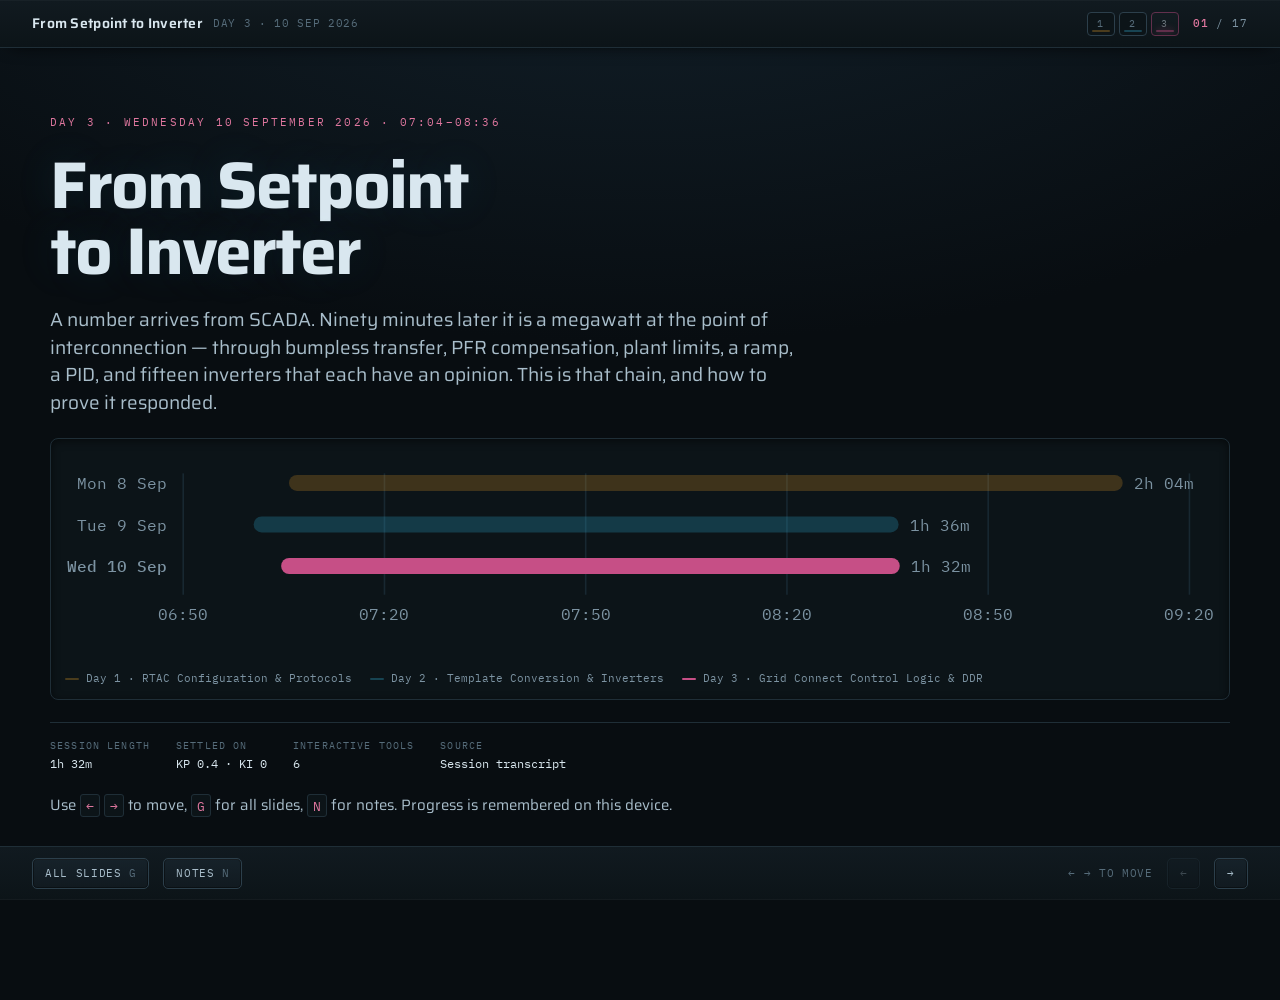
<file: training/day3-grid-connect-ddr.html>
<!DOCTYPE html>
<html lang="en">
<head>
<meta charset="utf-8">
<meta name="viewport" content="width=device-width, initial-scale=1">
<title>From Setpoint to Inverter &mdash; controls training</title>
<meta name="description" content="The Grid Connect control chain end to end, the timing budget behind it, PID and clamping behaviour, and DDR for proving the plant responded.">
<meta property="og:title" content="From Setpoint to Inverter">
<meta property="og:description" content="The Grid Connect control chain end to end, the timing budget behind it, PID and clamping behaviour, and DDR for proving the plant responded.">
<meta property="og:type" content="article">
<link rel="icon" href="data:image/svg+xml,<svg xmlns='http://www.w3.org/2000/svg' viewBox='0 0 32 32'><rect width='32' height='32' rx='7' fill='%23AE2E6E'/></svg>">
<link rel="preconnect" href="https://fonts.googleapis.com">
<link rel="preconnect" href="https://fonts.gstatic.com" crossorigin>
<link rel="stylesheet" href="https://fonts.googleapis.com/css2?family=Saira:wght@400;500;600;700&family=IBM+Plex+Mono:wght@400;500;600&display=swap">
<style>
/* the document skeleton the Artifact host supplies; replicated for a plain web server */
:root{color-scheme:dark}
html,body{margin:0}
img{max-width:100%}
[hidden]{display:none!important}
</style>
<style>
/* ============================================================
   Control-room console. Committed dark single visual world:
   this material is about SCADA screens, so the deck is one.
   Every colour is painted explicitly — nothing borrows the host ground.
   ============================================================ */
:root{
  --void:#080D11;            /* behind the console */
  --panel:#111A20;           /* instrument panel face */
  --panel-hi:#16222A;        /* raised element */
  --panel-lo:#0C1418;        /* recessed well */
  --bezel:#1F2E37;           /* panel edges */
  --bezel-hi:#2C3F4B;        /* lit edge */
  --ink:#D9E7EF;             /* primary legend */
  --ink-2:#A9BECB;           /* secondary */
  --muted:#7C93A2;           /* labels */
  --faint:#566C7A;           /* inactive */

  --pen-1:#C08726;           /* day 1 trend pen — amber */
  --pen-2:#2E9FC0;           /* day 2 — cyan */
  --pen-3:#C64F86;           /* day 3 — magenta */
  --pen-1-lit:#E8A33D; --pen-2-lit:#5DC4E2; --pen-3-lit:#E0779F;

  --ok:#3FCF8E;              /* lamp: healthy */
  --caution:#E8A33D;         /* lamp: caution */
  --alarm:#F2615C;           /* lamp: alarm */
  --lamp-off:#243642;

  --grid:#182831;            /* phosphor grid */
  --f-ui:"Saira",system-ui,-apple-system,sans-serif;
  --f-data:"IBM Plex Mono",ui-monospace,"SF Mono",Menlo,monospace;
  --stage:1180px;
  --inset:inset 0 1px 0 #ffffff0a, inset 0 0 0 1px #0006;
}
body[data-pen="1"]{--pen:var(--pen-1);--pen-lit:var(--pen-1-lit)}
body[data-pen="2"]{--pen:var(--pen-2);--pen-lit:var(--pen-2-lit)}
body[data-pen="3"]{--pen:var(--pen-3);--pen-lit:var(--pen-3-lit)}
body[data-pen="0"]{--pen:var(--pen-2);--pen-lit:var(--pen-2-lit)}

*{box-sizing:border-box}
body{
  margin:0;color:var(--ink);font-family:var(--f-ui);font-size:16px;line-height:1.5;
  background:
    radial-gradient(120% 80% at 50% -10%, #12202a 0%, transparent 60%),
    var(--void);
  background-attachment:fixed;
  -webkit-font-smoothing:antialiased;
}
h1,h2,h3,h4{margin:0;font-weight:700;line-height:1.08;letter-spacing:-.015em;text-wrap:balance}
p{margin:0}
a{color:var(--pen-lit)}
button{font:inherit;color:inherit}
:focus-visible{outline:2px solid var(--pen-lit);outline-offset:2px;border-radius:2px}
@media (prefers-reduced-motion:reduce){*{animation-duration:.001ms!important;transition-duration:.001ms!important}}
::selection{background:var(--pen);color:#07110f}

/* ============ CONSOLE CHROME ============ */
.rail{position:fixed;left:0;right:0;z-index:40;display:flex;align-items:center;gap:14px;
  padding:0 clamp(14px,3vw,32px);font-family:var(--f-data);font-size:11px;letter-spacing:.06em;
  background:linear-gradient(var(--panel),var(--panel-lo));text-transform:uppercase}
.rail--top{top:0;height:48px;border-bottom:1px solid var(--bezel);box-shadow:0 1px 0 #ffffff08 inset,0 6px 18px -10px #000}
.rail--bot{bottom:0;height:54px;border-top:1px solid var(--bezel);box-shadow:0 -1px 0 #ffffff08 inset}
.rail-id{display:flex;align-items:center;gap:10px;min-width:0}
.rail-id b{font-family:var(--f-ui);font-size:14px;font-weight:600;letter-spacing:.02em;white-space:nowrap;
  overflow:hidden;text-overflow:ellipsis;text-transform:none;color:var(--ink)}
.rail-id span{color:var(--faint);white-space:nowrap}
.spacer{flex:1}
.count{color:var(--muted);font-variant-numeric:tabular-nums;letter-spacing:.08em}
.count b{color:var(--pen-lit);font-weight:500}
.progress{position:fixed;top:47px;left:0;height:2px;width:0;z-index:41;
  background:linear-gradient(90deg,var(--pen),var(--pen-lit));box-shadow:0 0 8px var(--pen);transition:width .25s ease}

/* day selector — three pens */
.pens{display:flex;gap:4px;align-items:center}
.pen-dot{width:28px;height:24px;border-radius:4px;border:1px solid var(--bezel-hi);background:var(--panel-lo);
  display:grid;place-items:center;text-decoration:none;color:var(--faint);font-family:var(--f-data);font-size:10px;
  cursor:pointer;transition:.14s;position:relative;overflow:hidden}
.pen-dot::after{content:"";position:absolute;left:4px;right:4px;bottom:3px;height:2px;border-radius:1px;background:var(--d);opacity:.35}
.pen-dot[data-p="1"]{--d:var(--pen-1)} .pen-dot[data-p="2"]{--d:var(--pen-2)} .pen-dot[data-p="3"]{--d:var(--pen-3)}
.pen-dot:hover{border-color:var(--d);color:var(--ink)}
.pen-dot[aria-current="page"]{color:var(--ink);border-color:var(--d);background:#ffffff08}
.pen-dot[aria-current="page"]::after{opacity:1;box-shadow:0 0 6px var(--d)}
.pen-dot:not([href]){opacity:.45;cursor:default}

.rbtn{background:linear-gradient(var(--panel-hi),var(--panel));border:1px solid var(--bezel-hi);border-radius:5px;
  padding:6px 12px;font-family:var(--f-data);font-size:11px;letter-spacing:.06em;text-transform:uppercase;
  cursor:pointer;color:var(--ink-2);display:inline-flex;align-items:center;gap:7px;box-shadow:var(--inset);transition:.12s}
.rbtn:hover:not([disabled]){color:var(--ink);border-color:var(--pen);box-shadow:var(--inset),0 0 0 1px var(--pen)}
.rbtn:active:not([disabled]){background:var(--panel-lo);transform:translateY(1px)}
.rbtn[disabled]{opacity:.3;cursor:default}
.rbtn kbd{font:inherit;color:var(--faint)}
.rbtn[aria-pressed="true"]{color:var(--pen-lit);border-color:var(--pen)}
.hint{color:var(--faint);display:none}
@media (min-width:880px){.hint{display:inline}}

/* ============ STAGE ============ */
main{padding:48px 0 54px}
.slide{display:none;padding:clamp(20px,3.5vw,40px) clamp(14px,3vw,32px) 104px}
.slide.on{display:block;animation:wake .28s ease both}
@keyframes wake{from{opacity:0;transform:translateY(5px)}to{opacity:1;transform:none}}
.inner{max-width:var(--stage);margin:0 auto}

.eyebrow{font-family:var(--f-data);font-size:11px;letter-spacing:.14em;text-transform:uppercase;
  color:var(--muted);display:flex;flex-wrap:wrap;align-items:center;gap:12px;margin-bottom:12px}
.eyebrow .clock{color:var(--pen-lit);display:inline-flex;align-items:center;gap:8px}
.eyebrow .clock::before{content:"";width:6px;height:6px;border-radius:50%;background:var(--pen-lit);
  box-shadow:0 0 7px var(--pen-lit);animation:pulse 2.6s ease-in-out infinite}
@keyframes pulse{0%,100%{opacity:1}50%{opacity:.35}}
h2.title{font-size:clamp(26px,3.9vw,40px);margin-bottom:9px;color:var(--ink)}
.standfirst{font-size:clamp(15px,1.55vw,17.5px);color:var(--ink-2);max-width:68ch;margin-bottom:22px;line-height:1.48}
.slide h3{font-family:var(--f-data);font-size:11px;font-weight:500;letter-spacing:.12em;text-transform:uppercase;
  color:var(--muted);margin-bottom:10px}
.grid{display:grid;gap:16px}
@media(min-width:780px){.g2{grid-template-columns:1fr 1fr}.g23{grid-template-columns:1.1fr .9fr}.g32{grid-template-columns:.9fr 1.1fr}}

/* ============ PANELS ============ */
.panel,.tool{background:linear-gradient(180deg,var(--panel-hi) 0%,var(--panel) 42%);border:1px solid var(--bezel);
  border-radius:8px;box-shadow:var(--inset),0 10px 30px -18px #000;overflow:hidden}
.tool-h{display:flex;align-items:center;justify-content:space-between;gap:12px;padding:9px 14px;
  background:linear-gradient(var(--panel-lo),#0e161b);border-bottom:1px solid var(--bezel)}
.tool-h .lbl{font-family:var(--f-data);font-size:10.5px;letter-spacing:.13em;text-transform:uppercase;color:var(--muted);
  display:inline-flex;align-items:center;gap:8px}
.tool-h .lbl::before{content:"";width:5px;height:5px;border-radius:50%;background:var(--pen);box-shadow:0 0 6px var(--pen)}
.tool-h .lbl b{color:var(--pen-lit);font-weight:500}
.tool-h .lbl.plain::before{display:none}
.tool-b{padding:16px}
.reset{background:none;border:0;font-family:var(--f-data);font-size:10px;letter-spacing:.1em;text-transform:uppercase;
  color:var(--faint);cursor:pointer;padding:3px 5px;border-radius:3px}
.reset:hover{color:var(--pen-lit);background:#ffffff08}

/* ============ LAMPS & READOUTS ============ */
.lamp{display:inline-flex;align-items:center;gap:8px;font-family:var(--f-data);font-size:10.5px;
  letter-spacing:.1em;text-transform:uppercase;color:var(--faint)}
.lamp::before{content:"";width:9px;height:9px;border-radius:50%;background:var(--lamp-off);
  border:1px solid #0006;flex:none;transition:.2s}
.lamp[data-on="1"]{color:var(--ink-2)}
.lamp[data-on="1"]::before{background:var(--ok);box-shadow:0 0 9px var(--ok)}
.lamp[data-s="caution"][data-on="1"]{color:var(--caution)}
.lamp[data-s="caution"][data-on="1"]::before{background:var(--caution);box-shadow:0 0 9px var(--caution)}
.lamp[data-s="alarm"][data-on="1"]{color:var(--alarm)}
.lamp[data-s="alarm"][data-on="1"]::before{background:var(--alarm);box-shadow:0 0 10px var(--alarm);animation:blink 1s steps(2) infinite}
@keyframes blink{50%{opacity:.35}}
.lamprow{display:flex;flex-wrap:wrap;gap:8px 20px}

.stats{display:grid;gap:8px}
@media(min-width:520px){.stats{grid-template-columns:repeat(auto-fit,minmax(132px,1fr))}}
.stat{background:var(--panel-lo);border:1px solid var(--bezel);border-radius:6px;padding:9px 12px;display:grid;gap:3px;
  box-shadow:inset 0 1px 3px #0007}
.stat dt{font-family:var(--f-data);font-size:9.5px;letter-spacing:.12em;text-transform:uppercase;color:var(--muted)}
.stat dd{margin:0;font-family:var(--f-data);font-size:21px;font-weight:500;font-variant-numeric:tabular-nums;
  color:var(--ink);letter-spacing:-.01em;line-height:1.1}
.stat dd small{font-size:11px;color:var(--muted);letter-spacing:.04em;font-weight:400}
.stat[data-s="ok"] dd{color:var(--ok);text-shadow:0 0 14px #3fcf8e40}
.stat[data-s="bad"] dd{color:var(--alarm);text-shadow:0 0 14px #f2615c40}
.stat[data-s="caution"] dd{color:var(--caution)}

/* bargraph */
.bargraph{height:5px;border-radius:2px;background:var(--panel-lo);overflow:hidden;box-shadow:inset 0 1px 2px #000a}
.bargraph i{display:block;height:100%;background:linear-gradient(90deg,var(--pen),var(--pen-lit));
  box-shadow:0 0 8px var(--pen);transition:width .25s ease}

/* ============ CONTENT ============ */
ul.pts{list-style:none;margin:0;padding:0;display:grid;gap:10px}
ul.pts li{padding-left:19px;position:relative;color:var(--ink-2);font-size:15px;line-height:1.48}
ul.pts li::before{content:"";position:absolute;left:0;top:.58em;width:8px;height:1px;background:var(--bezel-hi)}
ul.pts li b,ul.pts li strong{color:var(--ink);font-weight:600}
code,.m{font-family:var(--f-data);font-size:.88em;background:var(--panel-lo);padding:1.5px 5px;border-radius:3px;
  color:var(--pen-lit);border:1px solid var(--bezel)}
.num{font-family:var(--f-data);font-variant-numeric:tabular-nums;color:var(--ink)}

.call{background:var(--panel-lo);border:1px solid var(--bezel);border-left:2px solid var(--pen);
  padding:12px 15px;border-radius:0 6px 6px 0;font-size:14.5px;color:var(--ink-2);line-height:1.5}
.call b{color:var(--ink)}
.call.trap{border-left-color:var(--alarm)}
.call.rule{border-left-color:var(--ok)}
.call .tag{display:block;font-family:var(--f-data);font-size:9.5px;letter-spacing:.13em;text-transform:uppercase;
  color:var(--muted);margin-bottom:5px}
.call.trap .tag{color:var(--alarm)} .call.rule .tag{color:var(--ok)}
.unconfirmed{display:inline-flex;align-items:center;gap:5px;font-family:var(--f-data);font-size:9.5px;
  letter-spacing:.08em;text-transform:uppercase;color:var(--faint);border:1px dashed var(--bezel-hi);
  border-radius:3px;padding:1px 7px;vertical-align:1px}

/* sourced from the manual, visually distinct from what was said in the room */
.doc{background:var(--panel-lo);border:1px solid var(--bezel);border-radius:6px;padding:13px 15px;font-size:14px;
  color:var(--ink-2);line-height:1.5;position:relative}
.doc::before{content:"";position:absolute;inset:0;border-radius:6px;pointer-events:none;
  background:repeating-linear-gradient(90deg,transparent 0 3px,#ffffff04 3px 4px)}
.doc .tag{font-family:var(--f-data);font-size:9.5px;letter-spacing:.13em;text-transform:uppercase;
  color:var(--pen-lit);display:block;margin-bottom:6px}
.doc b{color:var(--ink)}
.doc cite{display:block;margin-top:8px;font-style:normal;font-family:var(--f-data);font-size:10px;color:var(--faint)}
.outside{background:var(--panel-lo);border:1px solid var(--bezel);border-radius:6px;padding:13px 15px;
  font-size:14px;color:var(--ink-2);line-height:1.5}
.outside .tag{font-family:var(--f-data);font-size:9.5px;letter-spacing:.13em;text-transform:uppercase;
  color:var(--muted);display:block;margin-bottom:6px}
.outside cite{display:block;margin-top:8px;font-style:normal;font-family:var(--f-data);font-size:10px;color:var(--faint)}
.outside b{color:var(--ink)}

/* data grid */
.tw{overflow-x:auto;border:1px solid var(--bezel);border-radius:6px;background:var(--panel-lo)}
table{border-collapse:collapse;width:100%;font-size:13.5px;min-width:460px;font-family:var(--f-data)}
th,td{text-align:left;padding:8px 13px;border-bottom:1px solid var(--bezel)}
th{font-size:9.5px;letter-spacing:.12em;text-transform:uppercase;color:var(--muted);font-weight:400;background:#0b1216}
td{color:var(--ink-2)}
tbody tr:hover td{background:#ffffff05;color:var(--ink)}
tr:last-child td{border-bottom:0}
td.n{font-variant-numeric:tabular-nums;white-space:nowrap;color:var(--pen-lit)}

/* ============ COVER ============ */
.cover{display:grid;gap:22px;padding-block:clamp(6px,2vw,26px)}
.cover .day{font-family:var(--f-data);font-size:11px;letter-spacing:.2em;text-transform:uppercase;color:var(--pen-lit)}
.cover h1{font-size:clamp(34px,6.4vw,66px);line-height:1;letter-spacing:-.03em;max-width:16ch;
  text-shadow:0 0 40px #2e9fc022}
.cover .sub{font-size:clamp(15.5px,1.8vw,19px);color:var(--ink-2);max-width:58ch;line-height:1.45}
.meta{display:flex;flex-wrap:wrap;gap:10px 26px;font-family:var(--f-data);font-size:11.5px;
  border-top:1px solid var(--bezel);padding-top:16px}
.meta div{display:grid;gap:2px}
.meta dt{font-size:9.5px;letter-spacing:.12em;text-transform:uppercase;color:var(--faint)}
.meta dd{margin:0;color:var(--ink);font-variant-numeric:tabular-nums}
.trend{background:var(--panel-lo);border:1px solid var(--bezel);border-radius:8px;padding:12px 14px;box-shadow:inset 0 2px 8px #0008}
.trend svg{display:block;width:100%;height:auto;max-width:100%}
.trend-legend{display:flex;flex-wrap:wrap;gap:10px 18px;margin-top:9px;font-family:var(--f-data);font-size:10.5px;color:var(--muted)}
.trend-legend span{display:inline-flex;align-items:center;gap:7px}
.trend-legend i{width:14px;height:2px;border-radius:1px;display:inline-block}

/* ============ CONTROLS ============ */
.opts{display:grid;gap:7px}
@media(min-width:640px){.opts.two{grid-template-columns:1fr 1fr}.opts.three{grid-template-columns:repeat(3,1fr)}}
.opt{text-align:left;background:linear-gradient(var(--panel-hi),var(--panel));border:1px solid var(--bezel-hi);
  border-radius:6px;padding:10px 13px;cursor:pointer;display:grid;gap:2px;line-height:1.3;
  box-shadow:var(--inset);transition:.12s}
.opt:hover:not([disabled]){border-color:var(--pen);color:var(--ink)}
.opt:active:not([disabled]){transform:translateY(1px)}
.opt .k{font-family:var(--f-data);font-size:9.5px;letter-spacing:.1em;text-transform:uppercase;color:var(--faint)}
.opt .v{font-size:14.5px;font-weight:500;color:var(--ink)}
.opt .d{font-size:12.5px;color:var(--muted)}
.opt[aria-pressed="true"]{border-color:var(--pen);background:linear-gradient(#1b2c36,#152129);
  box-shadow:var(--inset),0 0 0 1px var(--pen),0 0 16px -4px var(--pen)}
.opt[aria-pressed="true"] .k{color:var(--pen-lit)}
.opt.ok{border-color:var(--ok);box-shadow:var(--inset),0 0 0 1px var(--ok)}
.opt.no{border-color:var(--alarm);box-shadow:var(--inset),0 0 0 1px var(--alarm)}
.opt[disabled]{cursor:default;opacity:.85}

.readout{margin-top:14px;border-top:1px solid var(--bezel);padding-top:14px;display:grid;gap:11px}
.verdict{font-size:14.5px;color:var(--ink-2);line-height:1.5}
.verdict b{color:var(--ink)}

.ctl{display:grid;gap:6px;margin-bottom:14px}
.ctl label{font-family:var(--f-data);font-size:10px;letter-spacing:.1em;text-transform:uppercase;color:var(--muted);
  display:flex;justify-content:space-between;align-items:baseline;gap:10px}
.ctl label output{font-size:13.5px;color:var(--pen-lit);font-variant-numeric:tabular-nums;letter-spacing:0;text-transform:none}
input[type=range]{-webkit-appearance:none;appearance:none;width:100%;height:20px;background:transparent;cursor:pointer;margin:0}
input[type=range]::-webkit-slider-runnable-track{height:4px;background:var(--panel-lo);border-radius:2px;
  box-shadow:inset 0 1px 2px #000a,0 1px 0 #ffffff08}
input[type=range]::-moz-range-track{height:4px;background:var(--panel-lo);border-radius:2px}
input[type=range]::-webkit-slider-thumb{-webkit-appearance:none;width:13px;height:19px;border-radius:3px;
  background:linear-gradient(var(--bezel-hi),#1a2830);border:1px solid #000;margin-top:-8px;
  box-shadow:inset 0 1px 0 #ffffff1a,0 1px 3px #000a}
input[type=range]::-webkit-slider-thumb:hover{background:linear-gradient(var(--pen),#1a2830)}
input[type=range]::-moz-range-thumb{width:13px;height:19px;border-radius:3px;background:var(--bezel-hi);border:1px solid #000}
input[type=text],input[type=number],select{width:100%;padding:8px 11px;border:1px solid var(--bezel-hi);border-radius:5px;
  background:var(--panel-lo);color:var(--ink);font-family:var(--f-data);font-size:13.5px;box-shadow:inset 0 1px 3px #0008}

/* checklist */
.chk{display:grid;gap:1px}
.chk-item{display:flex;gap:10px;align-items:flex-start;padding:9px 11px;border-radius:5px;cursor:pointer;transition:background .12s}
.chk-item:hover{background:#ffffff06}
.chk-item input{margin:3px 0 0;width:15px;height:15px;accent-color:var(--pen);flex:none;cursor:pointer}
.chk-item .t{font-size:14.5px;color:var(--ink-2);line-height:1.38}
.chk-item .t b{color:var(--ink);font-weight:600}
.chk-item .t em{font-style:normal;display:block;font-size:12.5px;color:var(--muted);margin-top:2px}
.chk-item input:checked + .t{color:var(--faint)}
.chk-item input:checked + .t b{color:var(--muted)}
.chk-bar{display:flex;align-items:center;gap:10px;margin-top:11px;font-family:var(--f-data);font-size:10.5px;color:var(--muted)}
.chk-bar .track{flex:1;height:4px;background:var(--panel-lo);border-radius:2px;overflow:hidden;box-shadow:inset 0 1px 2px #000a}
.chk-bar .fill{height:100%;background:var(--ok);box-shadow:0 0 8px var(--ok);width:0;transition:width .2s ease}

/* flow / signal chain */
.flow{display:flex;flex-wrap:wrap;gap:5px;align-items:stretch}
.node{flex:1 1 112px;min-width:0;text-align:left;background:linear-gradient(var(--panel-hi),var(--panel));
  border:1px solid var(--bezel-hi);border-radius:6px;padding:9px 10px;cursor:pointer;display:grid;gap:2px;
  box-shadow:var(--inset);transition:.12s}
.node:hover{border-color:var(--pen)}
.node .i{font-family:var(--f-data);font-size:9.5px;color:var(--faint);letter-spacing:.1em}
.node .n{font-size:13px;font-weight:600;color:var(--ink);line-height:1.22}
.node[aria-pressed="true"]{border-color:var(--pen);box-shadow:var(--inset),0 0 0 1px var(--pen),0 0 18px -6px var(--pen)}
.node[aria-pressed="true"] .i{color:var(--pen-lit)}
.arrow{align-self:center;color:var(--bezel-hi);font-family:var(--f-data);font-size:12px;flex:none}
.detail{margin-top:14px;border-top:1px solid var(--bezel);padding-top:14px;font-size:14.5px;color:var(--ink-2);
  line-height:1.5;min-height:84px}
.detail h4{font-family:var(--f-ui);font-size:15px;font-weight:600;color:var(--ink);margin-bottom:6px}
.detail ul{margin:7px 0 0;padding-left:17px;display:grid;gap:4px}

/* charts */
.chart{width:100%;height:auto;display:block;max-width:100%;overflow:visible}
.chart text{font-family:var(--f-data);font-size:10px;fill:var(--muted)}
.chart .axis{stroke:var(--bezel-hi);stroke-width:1}
.chart .grid{stroke:var(--grid);stroke-width:1}
.legend{display:flex;flex-wrap:wrap;gap:14px;margin-top:9px;font-family:var(--f-data);font-size:10.5px;color:var(--muted)}
.legend span{display:inline-flex;align-items:center;gap:7px}
.legend i{width:15px;height:2px;border-radius:1px;flex:none}
.legend i.dash{background:repeating-linear-gradient(90deg,var(--ink-2) 0 4px,transparent 4px 7px)}
.legend i.band{height:8px;border-radius:2px;border:1px solid var(--alarm);background:#f2615c22}

/* register map */
.regs{display:grid;grid-template-columns:repeat(auto-fill,minmax(72px,1fr));gap:3px}
.reg{border:1px solid var(--bezel);border-radius:4px;padding:6px 5px;text-align:center;background:var(--panel-lo);
  font-family:var(--f-data);font-size:10px;color:var(--muted);display:grid;gap:2px}
.reg .a{color:var(--faint);font-size:9px}
.reg .l{color:var(--ink);font-size:10.5px;overflow:hidden;text-overflow:ellipsis;white-space:nowrap}
.reg[data-part]{border-color:var(--pen);background:#1a2b33;box-shadow:0 0 12px -6px var(--pen)}
.reg[data-part="lo"]{border-top-style:dashed}

/* quiz */
.quiz{display:grid;gap:13px}
.q{border:1px solid var(--bezel);border-radius:8px;padding:15px 17px;background:var(--panel)}
.q .qh{display:flex;gap:10px;align-items:baseline;margin-bottom:11px}
.q .qn{font-family:var(--f-data);font-size:10.5px;color:var(--faint);flex:none}
.q .qt{font-size:15.5px;font-weight:500;color:var(--ink);line-height:1.36}
.q .as{display:grid;gap:6px}
.a{text-align:left;background:linear-gradient(var(--panel-hi),var(--panel));border:1px solid var(--bezel-hi);
  border-radius:5px;padding:9px 12px;cursor:pointer;font-size:14px;color:var(--ink-2);line-height:1.38;
  box-shadow:var(--inset);transition:.12s}
.a:hover:not([disabled]){border-color:var(--pen);color:var(--ink)}
.a[data-r="ok"]{border-color:var(--ok);box-shadow:var(--inset),0 0 0 1px var(--ok);color:var(--ink)}
.a[data-r="no"]{border-color:var(--alarm);box-shadow:var(--inset),0 0 0 1px var(--alarm);color:var(--ink)}
.a[disabled]{cursor:default}
.why{margin-top:10px;font-size:13.5px;color:var(--muted);border-left:2px solid var(--bezel-hi);padding-left:11px;
  line-height:1.5;display:none}
.why.on{display:block;animation:wake .2s ease both}
.score{position:sticky;bottom:62px;background:linear-gradient(var(--panel-hi),var(--panel));border:1px solid var(--bezel-hi);
  border-radius:7px;padding:12px 17px;display:flex;align-items:center;justify-content:space-between;gap:14px;
  box-shadow:var(--inset),0 12px 30px -14px #000;font-family:var(--f-data);font-size:12px;
  letter-spacing:.08em;text-transform:uppercase;color:var(--muted)}
.score b{font-size:19px;color:var(--pen-lit);font-variant-numeric:tabular-nums}

/* overview */
.ov{position:fixed;inset:0;z-index:60;background:#060a0de8;backdrop-filter:blur(7px);overflow:auto;padding:clamp(18px,4vw,44px)}
.ov[hidden]{display:none}
.ov-h{max-width:1100px;margin:0 auto 18px;display:flex;align-items:baseline;justify-content:space-between;gap:16px}
.ov-h h3{font-family:var(--f-ui);font-size:19px;color:var(--ink);text-transform:none;letter-spacing:0}
.ov-grid{max-width:1100px;margin:0 auto;display:grid;gap:8px;grid-template-columns:repeat(auto-fill,minmax(208px,1fr))}
.ov-card{text-align:left;background:var(--panel);border:1px solid var(--bezel);border-radius:6px;padding:11px 13px;
  cursor:pointer;display:grid;gap:5px;transition:.12s}
.ov-card:hover{border-color:var(--pen);transform:translateY(-1px)}
.ov-card .oi{font-family:var(--f-data);font-size:10px;color:var(--faint);display:flex;justify-content:space-between;gap:8px}
.ov-card .ot{font-size:14px;font-weight:500;color:var(--ink-2);line-height:1.28}
.ov-card[aria-current="true"]{border-color:var(--pen);box-shadow:0 0 0 1px var(--pen)}
.ov-card[aria-current="true"] .ot{color:var(--ink)}
.ov-card .bar{height:2px;background:var(--pen);border-radius:1px;width:0;opacity:.6;transition:width .2s}
.ov-card[data-seen="1"] .bar{width:100%}

/* notes */
.notes{border-top:1px dashed var(--bezel-hi);margin-top:22px;padding-top:14px;font-size:14px;color:var(--muted);
  line-height:1.55;max-width:72ch}
.notes .tag{font-family:var(--f-data);font-size:9.5px;letter-spacing:.13em;text-transform:uppercase;color:var(--faint);
  display:block;margin-bottom:5px}
body:not([data-notes="1"]) .notes{display:none}

/* action items */
.actions{display:grid;gap:7px}
.act{display:flex;gap:12px;align-items:flex-start;border:1px solid var(--bezel);border-radius:6px;
  padding:10px 13px;background:var(--panel-lo)}
.act .who{font-family:var(--f-data);font-size:9.5px;letter-spacing:.1em;text-transform:uppercase;color:var(--pen-lit);
  flex:none;width:80px;padding-top:3px}
.act .what{font-size:14px;color:var(--ink-2);line-height:1.42}
@media(max-width:540px){.act{flex-direction:column;gap:4px}.act .who{width:auto}}

</style>
</head>
<body>
<script>
document.body.setAttribute("data-deck","3");
document.body.setAttribute("data-pen","3");
window.DECK_URLS={"1": "day1-rtac-protocols.html", "2": "day2-template-conversion.html", "3": "day3-grid-connect-ddr.html"};
</script>

<header class="rail rail--top">
  <span class="rail-id"><b>From Setpoint to Inverter</b><span>Day 3 &middot; 10 Sep 2026</span></span>
  <span class="spacer"></span>
  <nav class="pens" aria-label="Other decks in this series">
    <a class="pen-dot" data-p="1" href="day1-rtac-protocols.html"  title="Day 1 &mdash; RTAC Configuration &amp; Protocols">1</a>
    <a class="pen-dot" data-p="2" href="day2-template-conversion.html"  title="Day 2 &mdash; Template Conversion &amp; Inverter Integration">2</a>
    <a class="pen-dot" data-p="3"  aria-current="page" title="Day 3 &mdash; Grid Connect Control Logic &amp; DDR">3</a>
  </nav>
  <span class="count" id="count">01 / 17</span>
</header>
<div class="progress" id="prog"></div>

<main>
<!-- 01 COVER -->
<section class="slide" data-short="Cover">
  <div class="inner cover">
    <span class="day">Day 3 · Wednesday 10 September 2026 · 07:04–08:36</span>
    <h1>From Setpoint to Inverter</h1>
    <p class="sub">A number arrives from SCADA. Ninety minutes later it is a megawatt at the point of interconnection — through bumpless transfer, PFR compensation, plant limits, a ramp, a PID, and fifteen inverters that each have an opinion. This is that chain, and how to prove it responded.</p>
    <div class="trend" id="timeline"></div>
    <div class="meta">
      <div><dt>Session length</dt><dd>1h 32m</dd></div>
      <div><dt>Settled on</dt><dd>KP 0.4 · KI 0</dd></div>
      <div><dt>Interactive tools</dt><dd>6</dd></div>
      <div><dt>Source</dt><dd>Session transcript</dd></div>
    </div>
    <p class="standfirst" style="margin:0;font-size:15px">Use <span class="m">←</span> <span class="m">→</span> to move, <span class="m">G</span> for all slides, <span class="m">N</span> for notes. Progress is remembered on this device.</p>
  </div>
</section>

<!-- 02 ARC -->
<section class="slide" data-short="Where this sits">
  <div class="inner">
    <div class="eyebrow"><span>The three mornings</span></div>
    <h2 class="title">Everything the first two days were for</h2>
    <p class="standfirst">Day 1 decided how fast the point of interconnection can be seen. Day 2 built the structures the control blocks read and write. Today spends both — and the tuning advice on slide 12 only makes sense if you remember what the meter behind it can actually deliver.</p>
    <div class="tool">
      <div class="tool-h"><span class="lbl">Pick a day · <b>you are on Day 3</b></span></div>
      <div class="tool-b">
        <div class="flow" data-flow="arc">
          <button class="node" type="button" data-k="d1"><span class="i">DAY 1 · 8 SEP</span><span class="n">Comms &amp; the RTAC</span></button>
          <span class="arrow">→</span>
          <button class="node" type="button" data-k="d2"><span class="i">DAY 2 · 9 SEP</span><span class="n">Project &amp; inverters</span></button>
          <span class="arrow">→</span>
          <button class="node" type="button" data-k="d3" aria-pressed="true"><span class="i">DAY 3 · 10 SEP</span><span class="n">Control &amp; recording</span></button>
        </div>
        <div class="detail" data-flow-out="arc"></div>
      </div>
    </div>
  </div>
</section>

<!-- 03 THE CHAIN -->
<section class="slide" data-clock="07:04" data-short="The control chain">
  <div class="inner">
    <div class="eyebrow"><span class="clock">07:04</span><span>program structure · setpoint flow</span></div>
    <h2 class="title">The chain, end to end</h2>
    <p class="standfirst">Click any stage. Everything else this morning hangs off one of these nine boxes.</p>
    <div class="tool">
      <div class="tool-h"><span class="lbl">Setpoint path · click a stage</span></div>
      <div class="tool-b">
        <div class="flow" data-flow="chain">
          <button class="node" type="button" data-k="src" aria-pressed="true"><span class="i">01</span><span class="n">Source select</span></button>
          <button class="node" type="button" data-k="bt"><span class="i">02</span><span class="n">Bumpless transfer</span></button>
          <button class="node" type="button" data-k="pfr"><span class="i">03</span><span class="n">Arithmetic + PFR</span></button>
          <button class="node" type="button" data-k="int"><span class="i">04</span><span class="n">Intermediate setpoint</span></button>
          <button class="node" type="button" data-k="lgi"><span class="i">05</span><span class="n">LGI limits</span></button>
          <button class="node" type="button" data-k="fin"><span class="i">06</span><span class="n">Final plant setpoint</span></button>
          <button class="node" type="button" data-k="ramp"><span class="i">07</span><span class="n">Ramp</span></button>
          <button class="node" type="button" data-k="pid"><span class="i">08</span><span class="n">PID</span></button>
          <button class="node" type="button" data-k="disp"><span class="i">09</span><span class="n">Inverter dispatch</span></button>
        </div>
        <div class="detail" data-flow-out="chain"></div>
      </div>
    </div>
    <div class="grid g2" style="margin-top:20px">
      <ul class="pts">
        <li><b>Global variables have project-wide scope</b> and are usable across function blocks, functions and programs — which is how the inverter side and the Grid Connect side meet.</li>
        <li>The main program initialises the function blocks, assigns project parameters, and routes feedback and setpoints through the chain above.</li>
      </ul>
      <div class="call"><span class="tag">Where the libraries stand today</span>Frequency, reactance, P/Q and voltage calculations currently run through the <b>MPC library</b>. Future tech talks are expected to cover the equivalent <b>Grid Connect library</b> features. <span class="unconfirmed">stated as planned</span></div>
    </div>
  </div>
</section>

<!-- 04 REDUNDANCY -->
<section class="slide" data-clock="07:10" data-short="Redundancy & POI">
  <div class="inner">
    <div class="eyebrow"><span class="clock">07:10</span><span>RTAC redundancy · metering</span></div>
    <h2 class="title">Only one RTAC gets to command</h2>
    <div class="grid g2">
      <div class="grid" style="gap:16px">
        <ul class="pts">
          <li>A <b>heartbeat</b> identifies the primary RTAC. A non-primary RTAC asserts disable control, so <b>no inverter commands leave the secondary</b>.</li>
          <li><b>Keep both RTAC connections initialised.</b> Breaking the secondary's connection makes the transition worse, not safer.</li>
          <li>POI meter points must be assigned and mapped in the POI area. Line-to-line and phase-line voltage may need conversion — check which one the meter is actually serving.</li>
          <li><b>Mirroring blocks</b> handle primary/secondary selection, scaling, and ceiling/floor limiting for the redundant signals.</li>
        </ul>
      </div>
      <div class="grid" style="gap:16px">
        <div class="call"><span class="tag">Carried from Day 2</span>The redundancy logic that blocks commands when an RTU is not primary is the same block you inherited from the template — generally unchanged between projects, <b>except that every new inverter's references have to be added to it</b>.</div>
        <div class="call trap"><span class="tag">Consequence</span>Status feedback is taken from the <b>primary</b> RTAC, not the secondary. A status page fed from the wrong one is a page that quietly disagrees with the plant.</div>
      </div>
    </div>
  </div>
</section>

<!-- 05 PARAMS -->
<section class="slide" data-clock="07:13" data-short="Parameters & retained">
  <div class="inner">
    <div class="eyebrow"><span class="clock">07:13</span><span>project parameters · retained variables</span></div>
    <h2 class="title">The parameters that vary by project</h2>
    <div class="grid g23">
      <div>
        <ul class="pts">
          <li>Full-scan initialisation, project-level parameters, retained variables, SCADA inputs and substation/QSC points all have to be assigned consistently across the project.</li>
          <li><b>Setpoint feedback is reused by bumpless transfer</b> for P, Q and V whenever the active source changes — that reuse is what makes a source change a smooth move instead of a step.</li>
          <li>Inverter ratings, ramp limits, minimum PV setpoints, P/Q errors and scaling values vary by project. These are the numbers Day 2 said to declare at project level and pass to Grid Connect.</li>
        </ul>
      </div>
      <div class="tool">
        <div class="tool-h"><span class="lbl">P/Q error compensation</span></div>
        <div class="tool-b" data-tool="pqe">
          <div class="ctl"><label for="pq-cmd">Commanded <output for="pq-cmd" id="pq-cmd-o">2.00 MW</output></label>
            <input type="range" id="pq-cmd" min="0.5" max="5" step="0.1" value="2"></div>
          <div class="ctl"><label for="pq-meas">Measured at POI <output for="pq-meas" id="pq-meas-o">1.80 MW</output></label>
            <input type="range" id="pq-meas" min="0.5" max="5" step="0.05" value="1.8"></div>
          <div class="readout">
            <div class="stats">
              <div class="stat"><dt>Shortfall</dt><dd data-gap>0.20 <small>MW</small></dd></div>
              <div class="stat"><dt>Correction</dt><dd data-pct>+11.1 <small>%</small></dd></div>
            </div>
            <p class="verdict" data-pqmsg></p>
          </div>
        </div>
      </div>
    </div>
    <div class="notes"><span class="tag">Speaker note</span>The 2 MW / 1.8 MW example came straight from the session. The point is that this is a <em>systematic</em> difference — losses, metering position, inverter behaviour — and it is corrected as a percentage, not chased by the PID.</div>
  </div>
</section>

<!-- 06 INVERTER BLOCKS -->
<section class="slide" data-clock="07:18" data-short="Inverter blocks">
  <div class="inner">
    <div class="eyebrow"><span class="clock">07:18</span><span>inverter parameters · visibility</span></div>
    <h2 class="title">You cannot see what each inverter was told</h2>
    <div class="grid g2">
      <div class="grid" style="gap:16px">
        <div class="call trap"><span class="tag">The visibility gap</span><b>The MPC block assigns setpoints directly to each inverter, and that assignment is not visible in the main program.</b> To see what a given inverter was actually commanded, expose it — through <b>DDR</b>, or through dedicated global variables.</div>
        <ul class="pts">
          <li>Inverter parameters cover P and Q ratings, error corrections, minimum PV setpoints, feedbacks, status and on/off conditions.</li>
          <li><b>IBR read logic can be a program rather than a function block</b> when it only initialises or reads data and has no meaningful inputs and outputs. A function block with nothing to pass is ceremony.</li>
        </ul>
      </div>
      <div class="grid" style="gap:16px">
        <div class="call"><span class="tag">Qualifies Day 2</span>Day 2 made the case for putting inverter variables in a shared custom data type. Here is the limit of that: <b>mixed vendors on one site — SunGrow and SMA together — need parameters assigned at the variable level</b>, not embedded uniformly in one shared type.</div>
        <p class="standfirst" style="margin:0;font-size:15px">Both things are true. The data type still normalises the <em>signals</em>; what cannot be shared is the per-model <em>parameter</em> values behind them.</p>
      </div>
    </div>
  </div>
</section>

<!-- 07 QUALITY -->
<section class="slide" data-clock="07:23" data-short="Quality & source">
  <div class="inner">
    <div class="eyebrow"><span class="clock">07:23</span><span>quality · source selection · plant setpoint</span></div>
    <h2 class="title">What happens when the meter goes bad</h2>
    <div class="grid g23">
      <div>
        <ul class="pts">
          <li><b>POI meter quality is checked from primary to secondary.</b> Bad quality can trigger a ramp-down, or continued operation at the last valid setpoint — <b>whichever the control-network definition specifies for that site</b>. This is a project decision, not a default.</li>
          <li>Active sources may be SCADA, QSC or another project input. <b>Only the active source supplies the standard setpoint</b> — the others are ignored until they become active, and then bumpless transfer smooths the handover.</li>
          <li>The <b>intermediate setpoint</b> takes the standard setpoint plus arithmetic and PFR compensation, and becomes the final MPC plant setpoint.</li>
          <li>Final P setpoints are constrained by <b>LGI limits</b> — a 50 MW limit means no output above 50 MW, whatever the source asked for.</li>
          <li>The final plant setpoint is the target that ramp logic, PID control and the individual inverters all chase.</li>
        </ul>
      </div>
      <div class="grid" style="gap:14px;align-content:start">
        <div class="call rule"><span class="tag">Sequence</span>source → bumpless transfer → <b>+ arithmetic, + PFR</b> → intermediate setpoint → <b>LGI clamp</b> → final plant setpoint → ramp → PID → inverters</div>
        <div class="call trap"><span class="tag">Ask on every project</span>What does this site do on bad POI quality — ramp down, or hold the last valid value? If nobody can answer from the control-network definition, that is the finding.</div>
      </div>
    </div>
  </div>
</section>

<!-- 08 TIMING -->
<section class="slide" data-clock="07:28" data-short="The timing budget">
  <div class="inner">
    <div class="eyebrow"><span class="clock">07:28</span><span>timing · the number that decides everything</span></div>
    <h2 class="title">The timing budget</h2>
    <p class="standfirst">Two ratios from the session, and they cascade all the way back to which protocol you chose on Day 1.</p>
    <div class="grid g23">
      <div class="tool">
        <div class="tool-h"><span class="lbl">Ramp → required rates</span></div>
        <div class="tool-b" data-tool="tb">
          <div class="ctl"><label for="tb-ramp">Ramp time <output for="tb-ramp" id="tb-ramp-o">1.0 s</output></label>
            <input type="range" id="tb-ramp" min="0.2" max="10" step="0.1" value="1"></div>
          <div class="readout" style="border-top:0;padding-top:0;margin-top:4px">
            <div class="stats">
              <div class="stat"><dt>POI meter — at least 10&#215; faster</dt><dd data-tb-meter>100 <small>ms</small></dd></div>
              <div class="stat"><dt>PID — at least 3–4&#215;, 5&#215; preferred</dt><dd data-tb-pid>200 <small>ms</small></dd></div>
            </div>
            <p class="verdict" data-tb-msg></p>
            <h3 style="margin-top:6px">Can your protocol feed it?</h3>
            <div data-tb-proto class="grid" style="gap:6px"></div>
          </div>
        </div>
      </div>
      <div class="grid" style="gap:14px;align-content:start">
        <ul class="pts">
          <li><b>POI meter data should be at least 10&#215; faster than the ramp.</b> For a 1-second ramp, that means meter data arriving at roughly <span class="num">100 ms</span>.</li>
          <li><b>PID execution should be at least 3–4&#215; faster than the ramp</b>, with 5&#215; described as preferable.</li>
          <li>Later in the session, the same rule stated from the other end: <b>the plant regulation execution period must match the POI meter response.</b> A 100 ms execution period needs 100 ms data behind it.</li>
        </ul>
        <div class="outside"><span class="tag">Outside the room · the standard behind the numbers</span>IEEE 2800-2022 sets performance targets that these ratios exist to meet. For <b>primary frequency response</b>: reaction time minimum 200 ms, default 500 ms, maximum 1 s; rise time 2 s minimum, 4 s default; settling time 10 s default; damping ratio 0.3 default; settling band 2.5% of change by default. For <b>automatic voltage regulation</b>: reaction under 200 ms, step response between 1 and 30 s as defined by the transmission operator, damping ratio above 0.3.<cite>Nor-Cal Controls, summarising IEEE Std 2800-2022, Sep 2024</cite></div>
      </div>
    </div>
  </div>
</section>

<!-- 09 PFR -->
<section class="slide" data-clock="07:30" data-short="PFR & reactive limits">
  <div class="inner">
    <div class="eyebrow"><span class="clock">07:30</span><span>frequency response · reactive limits</span></div>
    <h2 class="title">Frequency in, megawatts out</h2>
    <div class="grid g23">
      <div class="tool">
        <div class="tool-h"><span class="lbl">PFR compensation</span></div>
        <div class="tool-b" data-tool="pfr">
          <div class="ctl"><label for="pfr-f">POI frequency <output for="pfr-f" id="pfr-f-o">60.000 Hz</output></label>
            <input type="range" id="pfr-f" min="59.5" max="60.5" step="0.005" value="60"></div>
          <div class="ctl"><label for="pfr-db">Dead band <output for="pfr-db" id="pfr-db-o">36 mHz</output></label>
            <input type="range" id="pfr-db" min="0" max="100" step="1" value="36"></div>
          <div class="ctl"><label for="pfr-dr">Droop <output for="pfr-dr" id="pfr-dr-o">5 %</output></label>
            <input type="range" id="pfr-dr" min="1" max="10" step="0.5" value="5"></div>
          <div class="readout">
            <div class="stats">
              <div class="stat"><dt>Deviation</dt><dd data-pfr-dev>0 <small>mHz</small></dd></div>
              <div class="stat"><dt>&Delta;P applied to MPC setpoint</dt><dd data-pfr-dp>0.0 <small>MW</small></dd></div>
            </div>
            <p class="verdict" data-pfr-msg></p>
          </div>
        </div>
      </div>
      <div class="grid" style="gap:14px;align-content:start">
        <ul class="pts">
          <li><b>PFR calculates a real-power compensation from the POI frequency deviation</b> and applies the resulting delta to the MPC P setpoint. It does not replace the setpoint; it adjusts it.</li>
          <li>Reactive-power control applies <b>voltage compensation and power-factor limits</b>. The manual keeps these as two separate pairs: <code>PFLagLimit</code> <span class="num">0.95</span> and <code>PFLeadLimit</code> <span class="num">-0.95</span> for power factor, and <code>VLimitHigh</code> <span class="num">1.05</span> / <code>VLimitLow</code> <span class="num">0.95</span> for voltage. The <span class="num">0.95–1.05</span> quoted in the session is the <b>voltage</b> band.</li>
          <li>Q output is either constrained by those power-factor limits, or provided directly within the configured maximum and minimum Q limits. Which one applies is a configuration choice, and worth knowing before you tune anything.</li>
        </ul>
        <div class="call"><span class="tag">Note on the tool</span>Dead band and droop are shown at conventional values so the arithmetic is visible; <b>the session gave the mechanism, not these specific settings.</b> Use your project's own numbers.</div>
      </div>
    </div>
  </div>
</section>

<!-- 10 INCLUSION -->
<section class="slide" data-clock="07:33" data-short="Inclusion & the '2' trap">
  <div class="inner">
    <div class="eyebrow"><span class="clock">07:33</span><span>inverter inclusion · feeder control</span></div>
    <h2 class="title">Taking an inverter out of the maths</h2>
    <div class="grid g2">
      <div class="grid" style="gap:16px">
        <ul class="pts">
          <li>HMI and SCADA commands can add or remove <b>individual inverters or whole feeder groups</b> from the MPC calculations — for lockout, maintenance, or any other operating condition.</li>
          <li><b>Feeder-level and individual-inverter include controls are separate.</b> Cross-references will trace the source logic behind each signal.</li>
          <li>A <b>remote-enable signal going false</b> excludes that inverter from the MPC calculations.</li>
          <li>Reusable loop logic must <b>reset its calculation inputs to zero</b> where required — otherwise repeated inverter calculations accumulate values nobody intended.</li>
        </ul>
      </div>
      <div class="grid" style="gap:16px">
        <div class="call trap"><span class="tag">The whole plant, disabled by a 2</span><b>A value of 2 arriving from an RTAC during initialisation — or after retained variables are wiped — can disable remote enable for every inverter.</b> The fix is not a restart: trace the HMI or RTAC command and restore it. This is a plant-wide outage caused by a single unexpected enumeration.</div>
        <div class="call"><span class="tag">Connects to Day 1</span>Reinitialising retained variables writes zeroes and rewrites the retained values — the Day 1 send option that sounds harmless. This is what it can look like from the plant side.</div>
      </div>
    </div>
  </div>
</section>

<!-- 11 CLAMPING -->
<section class="slide" data-clock="07:39" data-short="Status & clamping">
  <div class="inner">
    <div class="eyebrow"><span class="clock">07:39</span><span>inverter status · adaptive power limit</span></div>
    <h2 class="title">Clamping, and the overshoot it hides</h2>
    <p class="standfirst">A running plant. Stall an inverter and watch the controller notice, hold it, and then hand the whole gap back when the sun returns.</p>

    <div class="tool">
      <div class="tool-h">
        <span class="lbl">Maricopa 2A &middot; <b data-sim-mode>running</b></span>
        <span class="lamprow">
          <span class="lamp" data-lamp="enabled" data-on="1">Enabled</span>
          <span class="lamp" data-lamp="band" data-s="caution">Out of band</span>
          <span class="lamp" data-lamp="clamp" data-s="alarm">Adaptive limit</span>
        </span>
      </div>
      <div class="tool-b" data-tool="mimic">
        <div class="grid g23" style="gap:16px">
          <div>
            <div data-mimic-trend></div>
            <div class="legend">
              <span><i class="dash"></i>Plant power limit</span>
              <span><i style="background:var(--pen)"></i>POI real power</span>
            </div>
          </div>
          <div class="grid" style="gap:10px;align-content:start">
            <div class="stats" style="grid-template-columns:1fr 1fr">
              <div class="stat"><dt>POI real power</dt><dd data-m-poi>0 <small>MW</small></dd></div>
              <div class="stat"><dt>Irradiance</dt><dd data-m-irr>100 <small>%</small></dd></div>
            </div>
            <div class="stats" style="grid-template-columns:1fr 1fr">
              <div class="stat"><dt>Error vs setpoint</dt><dd data-m-err>0 <small>kW</small></dd></div>
              <div class="stat"><dt>Inverters clamped</dt><dd data-m-clamped>0</dd></div>
            </div>
            <div class="ctl" style="margin:0"><label for="m-sp">PSetpoint <output for="m-sp" id="m-sp-o">30,000 kW</output></label>
              <input type="range" id="m-sp" min="5000" max="50000" step="1000" value="30000"></div>
            <div class="ctl" style="margin:0"><label for="m-delay">PLimitDelay <output for="m-delay" id="m-delay-o">15 s</output></label>
              <input type="range" id="m-delay" min="5" max="120" step="5" value="15"></div>
            <div class="opts two" style="gap:6px">
              <button class="opt" type="button" data-act="stall"><span class="v">Stall inverter 3</span><span class="d">stops following its limit</span></button>
              <button class="opt" type="button" data-act="cloud"><span class="v">Pass a cloud</span><span class="d">drops irradiance, then clears</span></button>
            </div>
          </div>
        </div>
        <div class="readout">
          <h3>Inverter array &mdash; 15 &times; 3,333 kW</h3>
          <div data-mimic-array style="display:grid;grid-template-columns:repeat(auto-fill,minmax(58px,1fr));gap:3px"></div>
          <p class="verdict" data-mimic-msg></p>
        </div>
      </div>
    </div>

    <div class="grid g2" style="margin-top:18px">
      <div class="doc"><span class="tag">GridConnect instruction manual</span>The session calls it clamping; the library calls it the <b>adaptive power limit</b>. <b>&ldquo;If an inverter does not respond to the power set point, the master controller will limit the inverter power set point to 115 percent of the present power output of the inverter. This adaptive power limit reduces potential high-power excursions because of inverter wind up when the available power increases quickly because of cloud cover clearing.&rdquo;</b> The delay before it applies <b>should be at least twice the expected data update period</b> for the inverter power measurement, and Advanced mode needs inverter data <b>at least every 5 seconds</b>.<cite>GridConnect Instruction Manual, date code 20180927 — Advanced Power Limit Mode</cite></div>
      <div class="grid" style="gap:12px;align-content:start">
        <div class="call trap"><span class="tag">The default is not the answer</span><b><code>PLimitDelay</code> ships at <span class="num">120 s</span>.</b> The session's advice was the opposite direction entirely: 30 seconds or a minute is already too long, because the setpoint climbs toward the LGI limit while the output sits still. They ran <b>15 s</b>. Drag the delay above and watch the gap open.</div>
        <ul class="pts">
          <li>Inverter feedback covers P and Q, limits, comms status, remote enable, fault, offline and <b>clamping state</b>.</li>
          <li><b>Status is taken from the primary RTAC</b>, never the secondary.</li>
          <li>A separate <b>unclamp band</b> — <span class="num">5%</span> here — releases it and lets the inverter take what it can.</li>
        </ul>
      </div>
    </div>
    <div class="notes"><span class="tag">Speaker note</span>The simulation is the manual's Simple power limit with the adaptive limit layered on: share the plant limit across available inverters, and hold any inverter that stops following to 115% of what it is actually making. Stall inverter 3 and leave the delay at 120 s to see why the default is not a setting anyone runs.</div>
  </div>
</section>

<!-- 12 PID -->
<section class="slide" data-clock="07:46" data-short="PID, deadband, DVDQ">
  <div class="inner">
    <div class="eyebrow"><span class="clock">07:46</span><span>tuning</span></div>
    <h2 class="title">KP is a booster. KI is the compensation.</h2>
    <div class="grid g23">
      <div class="tool">
        <div class="tool-h"><span class="lbl">Step response · <b data-pid-tag>KP 0.40 · KI 0.010</b></span><button class="reset" type="button" data-reset="pid">Session values</button></div>
        <div class="tool-b" data-tool="pid">
          <div class="ctl"><label for="pid-kp">KP <output for="pid-kp" id="pid-kp-o">0.40</output></label>
            <input type="range" id="pid-kp" min="0.05" max="1.5" step="0.05" value="0.4"></div>
          <div class="ctl"><label>KI</label>
            <div class="opts two" data-ki>
              <button class="opt" type="button" data-v="0.01" aria-pressed="true"><span class="v">KI = 0.01</span><span class="d">the tested configuration</span></button>
              <button class="opt" type="button" data-v="0"><span class="v">KI = 0</span><span class="d">no integral term at all</span></button>
            </div>
          </div>
          <div data-pid-chart></div>
          <div class="legend">
            <span><i style="background:var(--pen)"></i>Grid Connect PI</span>
            <span><i class="dash"></i>SCLutils.PID</span>
            <span><i style="background:var(--rule-strong)"></i>Setpoint</span>
          </div>
          <div class="readout">
            <div class="stats">
              <div class="stat"><dt>Grid Connect — overshoot</dt><dd data-pid-os>—</dd></div>
              <div class="stat"><dt>SCLutils.PID — reaches</dt><dd data-pid-ss>—</dd></div>
            </div>
            <p class="verdict" data-pid-msg></p>
          </div>
        </div>
      </div>
      <div class="grid" style="gap:14px;align-content:start">
        <div class="call"><span class="tag">Why the library matters</span>A standard PI takes <span class="m">P-term = error × KP</span>. With KP at <span class="num">0.5</span> against an error of <span class="num">100%</span>, the output reaches <span class="num">50%</span> and stops — <b>on KP alone you can never arrive at the setpoint</b>. <b>Grid Connect instead takes <span class="m">P-term = previous P-term + (error × KP)</span></b>, so each calculation builds on the last and the output climbs all the way to 100%. <b><code>SCLutils.PID</code> — the internal SEL library behind the trim-mapping logic — is the standard form</b>: set KI to zero there and the output can never reach 100% response.</div>
        <div class="call rule"><span class="tag">What they actually settled on</span>KI <span class="num">0.01</span> with KP <span class="num">0.2</span> was tested and <b>gave no trouble</b>. <b>KP was the side making the problem</b>, so KI went to <span class="num">0</span> and <b>KP 0.4 was left as the only term</b> — which is only viable at all because of the accumulation above.</div>
        <div class="doc"><span class="tag">And the library agrees</span>Every integral term in <code>fb_MasterPlantController</code> ships at <b>zero</b> — <code>PKi</code>, <code>QKi</code>, <code>VKi</code> and <code>PFKi</code> are all <b>default 0</b>, with every matching <code>Kp</code> <b>default 1</b>. Running with no integral term is the library's own starting position, not a workaround.<cite>GridConnect Instruction Manual &mdash; fb_MasterPlantController inputs</cite></div>
        <ul class="pts">
          <li>Start <b>KP around 0.3–0.4</b> and watch the shape. KP is the booster; KI provides the compensation, taking the damping out for a smoother response.</li>
          <li>Push KP too far and the output runs past the limit and rings. <b>Saturation also comes into the picture</b> where the loop is not managed properly.</li>
        </ul>
        <div class="tool">
          <div class="tool-h"><span class="lbl">Deadband, accounting for clamping</span></div>
          <div class="tool-b" data-tool="db">
            <div class="grid g2" style="gap:14px">
              <div class="ctl" style="margin:0"><label for="db-mw">Operating point <output for="db-mw" id="db-mw-o">56 MW</output></label>
                <input type="range" id="db-mw" min="5" max="200" step="1" value="56"></div>
              <div class="ctl" style="margin:0"><label for="db-cl">Clamping <output for="db-cl" id="db-cl-o">5 %</output></label>
                <input type="range" id="db-cl" min="1" max="20" step="1" value="5"></div>
            </div>
            <p class="verdict" data-db-msg style="margin-top:12px"></p>
            <p style="margin-top:10px;font-size:13.5px;color:var(--muted);line-height:1.5">The rule of thumb from the Grid Connect manual: take <b style="color:var(--ink-2)">10% of maximum generation</b> — the plant on a bad day — apply the <b style="color:var(--ink-2)">clamping percentage</b> on top, and keep the deadband above the result. <span class="unconfirmed">worked through live; the manual screenshot was promised as a follow-up</span></p>
          </div>
        </div>
        <div class="doc"><span class="tag">dV_dQ &mdash; what the manual says</span><b>&ldquo;POI ratio of the expected change in voltage to a change in reactive power. Units are Volts/VAR. Default is 0.01.&rdquo;</b> The block also publishes a <code>ConditionedDVDQ</code> output, which is the value after it has checked the input is greater than zero — so you can see what the library actually accepted rather than what you typed.<cite>GridConnect Instruction Manual &mdash; fb_MasterPlantController</cite></div>
        <div class="call trap"><span class="tag">The same thing, as the session framed it</span><b>At your droop level you deliver 100% of your Q.</b> A <span class="num">5%</span> droop means a 5% voltage change commands the full Q response; set it to <span class="num">1%</span> and <b>a 1% deviation already commands everything you have</b>. The ceiling is real either way — your Q is whatever the MVA rating leaves you, often <span class="num">30–40%</span> — so the voltage change you can actually produce is bounded no matter what dV_dQ asks for. Voltage control ramps toward its setpoint normally, but <b>bypasses the ramp during a Volt-VAR event</b>.</div>
      </div>
    </div>
  </div>
</section>

<!-- 13 OPERATING -->
<section class="slide" data-clock="08:02" data-short="Operating & monitoring">
  <div class="inner">
    <div class="eyebrow"><span class="clock">08:02</span><span>operating parameters · online values</span></div>
    <h2 class="title">Looking at it while it runs</h2>
    <div class="grid g2">
      <div class="grid" style="gap:16px">
        <ul class="pts">
          <li><b>The plant regulation execution period must match the POI meter response.</b> A 100 ms execution period requires meter data at that rate — the same budget as slide 8, stated from the controller's side.</li>
          <li><b>PI reset</b> clears accumulated controller parameters after a setpoint-source change or an event such as DFR or PFR. Without it, the integrator carries history that no longer applies.</li>
          <li>IEEE 2800-related behaviour has a <b>separate bit</b> where the project requires it.</li>
        </ul>
      </div>
      <div class="grid" style="gap:16px">
        <ul class="pts">
          <li><b>Online Grid Connect parameters are exposed through the plus button beside the MPC block.</b> Values can be overridden or forced for testing, and revert on reboot unless retained.</li>
          <li>Night-time Q response may be supported through a plant-loop condition and a separate operating mode. <span class="unconfirmed">implementation not confirmed</span></li>
          <li>Battery-related logic exists in the library but was outside the scope of this project.</li>
        </ul>
        <div class="call"><span class="tag">Connects to Day 1</span>Forcing a value requires the full project download, not a logic-only send. If you plan to override online parameters during commissioning, that decision was made back on Day 1's send screen.</div>
      </div>
    </div>
  </div>
</section>

<!-- 14 DDR -->
<section class="slide" data-clock="08:11" data-short="DDR & testing">
  <div class="inner">
    <div class="eyebrow"><span class="clock">08:11</span><span>Dynamic Disturbance Record</span></div>
    <h2 class="title">Proving the plant actually responded</h2>
    <p class="standfirst">DDR records high-speed signals to CSV — the evidence behind a P-COD test, and the only practical way to see what each inverter was really commanded.</p>
    <div class="grid g23">
      <div class="tool">
        <div class="tool-h"><span class="lbl">DDR configuration · <b data-ddr-n>0 channels</b></span><button class="reset" type="button" data-reset="ddr">Clear</button></div>
        <div class="tool-b" data-tool="ddr">
          <div class="opts two" data-ddr-sigs style="margin-bottom:14px">
            <button class="opt" type="button" data-sig="P at POI"><span class="k">Channel</span><span class="v">P at POI</span><span class="d">MW</span></button>
            <button class="opt" type="button" data-sig="Q at POI"><span class="k">Channel</span><span class="v">Q at POI</span><span class="d">MVAr</span></button>
            <button class="opt" type="button" data-sig="Plant setpoint"><span class="k">Channel</span><span class="v">Plant setpoint</span><span class="d">MW</span></button>
            <button class="opt" type="button" data-sig="POI frequency"><span class="k">Channel</span><span class="v">POI frequency</span><span class="d">Hz</span></button>
            <button class="opt" type="button" data-sig="Inverter 03 setpoint"><span class="k">Channel</span><span class="v">Inverter 03 setpoint</span><span class="d">kW — otherwise invisible</span></button>
            <button class="opt" type="button" data-sig="Clamping state"><span class="k">Channel</span><span class="v">Clamping state</span><span class="d">bool</span></button>
          </div>
          <div class="grid g2" style="gap:14px">
            <div class="ctl" style="margin:0"><label for="ddr-mode">Trigger</label>
              <div class="opts two"><button class="opt" type="button" data-mode="event" aria-pressed="true"><span class="v">Event-driven</span></button><button class="opt" type="button" data-mode="periodic"><span class="v">Periodic</span></button></div></div>
            <div class="ctl" style="margin:0"><label for="ddr-per">Sampling period <output for="ddr-per" id="ddr-per-o">20 ms</output></label>
              <input type="range" id="ddr-per" min="10" max="500" step="10" value="20"></div>
          </div>
          <div class="readout"><pre style="margin:0;min-width:0"><code data-ddr-out style="display:block;overflow-x:auto;white-space:pre;padding:12px;line-height:1.6;background:var(--sunk)"></code></pre></div>
        </div>
      </div>
      <div class="grid" style="gap:14px;align-content:start">
        <ul class="pts">
          <li>DDR compares P/Q behaviour, PFR response and setpoint transitions during <b>P-COD testing</b>. It can validate a requirement such as <b>reaching 100% response within 5 minutes of a 0-to-100 setpoint change</b>.</li>
          <li>Recording is <b>event-driven or periodic</b>, with configurable sampling period, UTC or local time, output path, file name, folder size and file size.</li>
          <li><b>The path creates a project-side directory</b> — it does not point at a folder on your laptop. This surprises people once each.</li>
          <li>Data points need <b>fully qualified references</b> — <code>program.PRG.main.counter</code> — plus a channel assignment and units where they apply.</li>
          <li>The CSV opens straight into plotting and analysis. <b>DDR is for testing across projects</b>, not only Grid Connect ones.</li>
        </ul>
        <div class="call"><span class="tag">Carried from Day 1</span>DDR needs <b>both its library and its extension</b> installed. Half of it is the usual reason it is not there when you go looking.</div>
      </div>
    </div>
  </div>
</section>

<!-- 15 EXTENSION -->
<section class="slide" data-clock="08:22" data-short="Extension & maps">
  <div class="inner">
    <div class="eyebrow"><span class="clock">08:22</span><span>Grid Connect extension · reusable maps</span></div>
    <h2 class="title">The version of this that is less work</h2>
    <div class="grid g2">
      <div class="grid" style="gap:16px">
        <ul class="pts">
          <li>The <b>Grid Connect extension assigns parameters directly</b>, with less programming than the current function-block approach.</li>
          <li><b>Reusable maps</b> support multiple clients and inverter vendors — a map for SMA, a map for SunGrow. Holding registers and other Modbus points are defined once in a map and reused across devices.</li>
          <li>Adding another client or inverter becomes <b>selecting the right existing map</b> instead of updating mappings in several program locations. That is the whole of Day 2's conversion work, collapsed.</li>
          <li>Projects and extension configurations can be exported and imported into other projects.</li>
          <li>Compatibility with newer Grid Connect versions was considered likely. <span class="unconfirmed">not confirmed</span></li>
        </ul>
      </div>
      <div class="grid" style="gap:16px">
        <div class="call rule"><span class="tag">Where the three days point</span>Day 2 taught the manual conversion because that is what these projects are today. This slide is the argument for not needing it — the same mapping, declared once and selected per device.</div>
        <div class="call"><span class="tag">Next session</span>A future working session is expected to use an <b>Arch Tech / Grid Connect project</b> to trace references, inspect the logic, and demonstrate the extension. Bring a project and specific questions.</div>
      </div>
    </div>
  </div>
</section>

<!-- 16 QUIZ -->
<section class="slide" data-short="Knowledge check">
  <div class="inner">
    <div class="eyebrow"><span>Knowledge check</span><span>seven questions</span></div>
    <h2 class="title">Seven from the control chain</h2>
    <div class="quiz" data-quiz>
      <div class="q"><div class="qh"><span class="qn">01</span><span class="qt">The plant ramp is 1 second. How fast must POI meter data arrive?</span></div>
        <div class="as">
          <button class="a" type="button">Around 500 ms</button>
          <button class="a" type="button" data-ok="1">Around 100 ms — at least 10× faster than the ramp</button>
          <button class="a" type="button">Same as the ramp, 1 s</button>
        </div>
        <p class="why">And the PID needs at least 3–4× the ramp rate, 5× preferred. Both ratios come off the ramp time.</p>
      </div>
      <div class="q"><div class="qh"><span class="qn">02</span><span class="qt">The project runs KI at zero with KP 0.4. Why is that viable here but not in the trim-mapping logic?</span></div>
        <div class="as">
          <button class="a" type="button">It isn't — KI should never be zero</button>
          <button class="a" type="button" data-ok="1">Grid Connect accumulates the previous P-term with the new error × KP term, so it still reaches 100%. <code>SCLutils.PID</code> uses the standard form and stalls short of the setpoint</button>
          <button class="a" type="button">Because 0.4 is a high enough KP to close the error on its own</button>
        </div>
        <p class="why">A standard PI gives P-term = error × KP, so KP 0.5 against a 100% error reaches 50% and stops. Grid Connect builds each calculation on the last. Same numbers, different block, different outcome.</p>
      </div>
      <div class="q"><div class="qh"><span class="qn">03</span><span class="qt">Operating at 56 MW with 5% clamping. Roughly what deadband?</span></div>
        <div class="as">
          <button class="a" type="button">About 56 kW</button>
          <button class="a" type="button" data-ok="1">About 300 kW — the calculation gives ~280 kW</button>
          <button class="a" type="button">About 2.8 MW</button>
        </div>
        <p class="why">Deadband has to account for clamping. 56 MW × 5% = 2.8 MW of clamping band; the derived deadband was around 280 kW, so ~300 kW was suggested.</p>
      </div>
      <div class="q"><div class="qh"><span class="qn">04</span><span class="qt">Every inverter has lost remote enable after a restart. Most likely cause?</span></div>
        <div class="as">
          <button class="a" type="button">The heartbeat failed and the secondary RTAC took over</button>
          <button class="a" type="button" data-ok="1">A value of 2 arrived from an RTAC during initialisation, or after retained variables were wiped</button>
          <button class="a" type="button">POI meter quality went bad</button>
        </div>
        <p class="why">Trace and restore the HMI or RTAC command. A restart on its own does not fix it — it is what caused it.</p>
      </div>
      <div class="q"><div class="qh"><span class="qn">05</span><span class="qt">Output has just been clamped. What does the setpoint do next?</span></div>
        <div class="as">
          <button class="a" type="button">Holds at the clamped value until the inverter recovers</button>
          <button class="a" type="button" data-ok="1">Resets to the clamping percentage above current generation, then ramps again — and re-clamps if output falls further behind</button>
          <button class="a" type="button">Ramps down to meet the output</button>
        </div>
        <p class="why">The clamp moves the setpoint, it does not freeze it. That is why a 30-second or one-minute delay is expensive: the setpoint climbs toward the LGI limit while the output sits still, and the whole gap gets closed in one step when the cloud passes.</p>
      </div>
      <div class="q"><div class="qh"><span class="qn">06</span><span class="qt">You need to see what setpoint inverter 3 was actually sent. Where do you look?</span></div>
        <div class="as">
          <button class="a" type="button">The main program — the MPC assignment is visible there</button>
          <button class="a" type="button" data-ok="1">Nowhere by default; expose it through DDR or a dedicated global variable</button>
          <button class="a" type="button">The Ignition server points</button>
        </div>
        <p class="why">The MPC block assigns setpoints directly to each inverter and the assignment is not visible in the main program. You have to expose it deliberately.</p>
      </div>
      <div class="q"><div class="qh"><span class="qn">07</span><span class="qt">You set the DDR output path to a folder on your laptop. What happens?</span></div>
        <div class="as">
          <button class="a" type="button">The CSV files appear in that folder</button>
          <button class="a" type="button" data-ok="1">A project-side directory is created instead — the path is not your machine</button>
          <button class="a" type="button">DDR refuses the configuration</button>
        </div>
        <p class="why">The path creates a directory on the project side. Retrieve the CSV from there.</p>
      </div>
    </div>
    <div class="score"><span>Knowledge check</span><span data-score><b>0</b> / 7</span></div>
  </div>
</section>

<!-- 17 CLOSE -->
<section class="slide" data-short="Three mornings, one system">
  <div class="inner">
    <div class="eyebrow"><span>End of Day 3</span><span>and of the series</span></div>
    <h2 class="title">Three mornings, one system</h2>
    <p class="standfirst">The through-line: <b>every choice on Day 1 shows up as a limit on Day 3.</b> The protocol you picked sets the meter rate, the meter rate sets the ramp you can support, the ramp sets the PID, and the PID is what a compliance test measures.</p>
    <div class="grid g2" style="margin-bottom:22px">
      <div class="call rule"><span class="tag">The chain, in one line</span>C37.118 at ~16 ms instead of DNP3 at ~500 ms → a POI meter fast enough for a 100 ms execution period → a 1-second ramp with a PID running 5× faster → a response that can meet a 200 ms reaction target.</div>
      <div class="call"><span class="tag">And in the other direction</span>Day 3's extension and reusable maps are the answer to Day 2's conversion work — the same Modbus point list from Day 1, declared once as a map and selected per device instead of re-mapped by hand.</div>
    </div>
    <div class="grid" style="gap:10px">
      <h3>Action items from Day 3</h3>
      <div class="actions">
        <div class="act"><span class="who">Presenter</span><span class="what">Prepare a sample project demonstrating the Grid Connect extension, reusable maps and multi-vendor inverter configuration for a future tech talk</span></div>
        <div class="act"><span class="who">Babu</span><span class="what">Share a relevant Grid Connect project with the group for the working session</span></div>
        <div class="act"><span class="who">Presenter</span><span class="what">Provide the DDR / deadband manual screenshot, and cover extension usage in a subsequent session</span></div>
        <div class="act"><span class="who">Everyone</span><span class="what">Bring an Arch Tech or Grid Connect project — and specific questions — to the next working session</span></div>
      </div>
    </div>
  </div>
</section>

</main>

<footer class="rail rail--bot">
  <button class="rbtn" id="ovBtn" type="button">All slides <kbd>G</kbd></button>
  <button class="rbtn" id="notesBtn" type="button" aria-pressed="false">Notes <kbd>N</kbd></button>
  
  <span class="spacer"></span>
  <span class="hint">&larr; &rarr; to move</span>
  <button class="rbtn" id="prev" type="button">&larr;</button>
  <button class="rbtn" id="next" type="button">&rarr;</button>
</footer>

<div class="ov" id="ov" hidden>
  <div class="ov-h">
    <h3>From Setpoint to Inverter</h3>
    <button class="rbtn" id="ovClose" type="button">Close <kbd>Esc</kbd></button>
  </div>
  <div class="ov-grid" id="ovGrid"></div>
</div>

<script>
/* ===== deck core ===== */
(function(){
"use strict";
var KEY = "deck:" + (document.body.dataset.deck || "x");
var subs = [];
window.onSlideChange = function(fn){ subs.push(fn); };
var slides = [].slice.call(document.querySelectorAll(".slide"));
var N = slides.length, cur = 0, seen = {};

function store(k, v){ try{ localStorage.setItem(KEY + ":" + k, JSON.stringify(v)); }catch(e){} }
function load(k, d){ try{ var v = localStorage.getItem(KEY + ":" + k); return v === null ? d : JSON.parse(v); }catch(e){ return d; } }

seen = load("seen", {});

/* ---- navigation ---- */
var elCount = document.getElementById("count"),
    elProg  = document.getElementById("prog"),
    elPrev  = document.getElementById("prev"),
    elNext  = document.getElementById("next");

function go(i, push){
  i = Math.max(0, Math.min(N - 1, i));
  slides[cur].classList.remove("on");
  cur = i;
  slides[cur].classList.add("on");
  seen[i] = 1; store("seen", seen); store("at", i);
  if (elCount) elCount.innerHTML = "<b>" + String(i + 1).padStart(2, "0") + "</b> / " + String(N).padStart(2, "0");
  if (elProg) elProg.style.width = ((i) / (N - 1) * 100) + "%";
  if (elPrev) elPrev.disabled = i === 0;
  if (elNext) elNext.disabled = i === N - 1;
  if (push !== false && ("#" + (i + 1)) !== location.hash) history.replaceState(null, "", "#" + (i + 1));
  window.scrollTo({ top: 0, behavior: "instant" in document.body.style ? "instant" : "auto" });
  paintOverview();
  subs.forEach(function(fn){ try { fn(i); } catch (e) {} });
}
if (elPrev) elPrev.onclick = function(){ go(cur - 1); };
if (elNext) elNext.onclick = function(){ go(cur + 1); };

document.addEventListener("keydown", function(e){
  if (/^(INPUT|TEXTAREA|SELECT)$/.test(e.target.tagName)) return;
  var k = e.key;
  if (k === "ArrowRight" || k === "PageDown" || k === " ") { e.preventDefault(); go(cur + 1); }
  else if (k === "ArrowLeft" || k === "PageUp") { e.preventDefault(); go(cur - 1); }
  else if (k === "Home") { e.preventDefault(); go(0); }
  else if (k === "End") { e.preventDefault(); go(N - 1); }
  else if (k === "g" || k === "G") { toggleOv(); }
  else if (k === "n" || k === "N") { toggleNotes(); }
  else if (k === "Escape") { closeOv(); }
});

/* touch */
var tx = 0, ty = 0;
document.addEventListener("touchstart", function(e){ tx = e.changedTouches[0].clientX; ty = e.changedTouches[0].clientY; }, {passive:true});
document.addEventListener("touchend", function(e){
  var dx = e.changedTouches[0].clientX - tx, dy = e.changedTouches[0].clientY - ty;
  if (Math.abs(dx) > 64 && Math.abs(dx) > Math.abs(dy) * 1.8) go(cur + (dx < 0 ? 1 : -1));
}, {passive:true});

/* ---- overview ---- */
var ov = document.getElementById("ov"), ovGrid = document.getElementById("ovGrid");
function buildOverview(){
  if (!ovGrid) return;
  ovGrid.innerHTML = "";
  slides.forEach(function(s, i){
    var b = document.createElement("button");
    b.className = "ov-card"; b.type = "button";
    var clock = s.dataset.clock || "";
    var t = s.dataset.short || (s.querySelector(".title, h1") || {}).textContent || ("Slide " + (i + 1));
    b.innerHTML = '<span class="oi"><span>' + String(i + 1).padStart(2, "0") + '</span><span>' + clock + '</span></span>' +
                  '<span class="ot"></span><span class="bar"></span>';
    b.querySelector(".ot").textContent = t.trim();
    b.onclick = function(){ closeOv(); go(i); };
    ovGrid.appendChild(b);
  });
  paintOverview();
}
function paintOverview(){
  if (!ovGrid) return;
  [].forEach.call(ovGrid.children, function(c, i){
    c.setAttribute("aria-current", i === cur ? "true" : "false");
    c.dataset.seen = seen[i] ? "1" : "0";
  });
}
function toggleOv(){ if (!ov) return; ov.hidden ? (ov.hidden = false) : closeOv(); }
function closeOv(){ if (ov) ov.hidden = true; }
var ovBtn = document.getElementById("ovBtn"), ovClose = document.getElementById("ovClose");
if (ovBtn) ovBtn.onclick = toggleOv;
if (ovClose) ovClose.onclick = closeOv;
if (ov) ov.addEventListener("click", function(e){ if (e.target === ov) closeOv(); });

/* ---- notes ---- */
function toggleNotes(){
  var on = document.body.dataset.notes === "1";
  document.body.dataset.notes = on ? "0" : "1";
  store("notes", !on);
  var b = document.getElementById("notesBtn");
  if (b) b.setAttribute("aria-pressed", String(!on));
}
var nb = document.getElementById("notesBtn");
if (nb) nb.onclick = toggleNotes;
document.body.dataset.notes = load("notes", false) ? "1" : "0";
if (nb) nb.setAttribute("aria-pressed", document.body.dataset.notes);

/* ---- checklists ---- */
[].forEach.call(document.querySelectorAll("[data-chk]"), function(list){
  var id = list.dataset.chk, saved = load("chk:" + id, {});
  var boxes = [].slice.call(list.querySelectorAll("input[type=checkbox]"));
  var bar = list.parentNode.querySelector(".chk-bar .fill");
  var cnt = list.parentNode.querySelector(".chk-bar .n");
  function paint(){
    var done = boxes.filter(function(b){ return b.checked; }).length;
    if (bar) bar.style.width = (done / boxes.length * 100) + "%";
    if (cnt) cnt.textContent = done + " of " + boxes.length;
  }
  boxes.forEach(function(b, i){
    b.checked = !!saved[i];
    b.onchange = function(){ saved[i] = b.checked; store("chk:" + id, saved); paint(); };
  });
  paint();
  var r = list.parentNode.querySelector("[data-chk-reset]");
  if (r) r.onclick = function(){ boxes.forEach(function(b, i){ b.checked = false; saved[i] = false; }); store("chk:" + id, saved); paint(); };
});

/* ---- classify / sorter ---- */
[].forEach.call(document.querySelectorAll("[data-sort]"), function(w){
  var items = [].slice.call(w.querySelectorAll("[data-ans]"));
  var out = w.querySelector("[data-sort-out]");
  var done = 0, right = 0;
  items.forEach(function(it){
    [].forEach.call(it.querySelectorAll("button[data-pick]"), function(b){
      b.onclick = function(){
        if (it.dataset.done) return;
        it.dataset.done = "1"; done++;
        var ok = b.dataset.pick === it.dataset.ans;
        if (ok) right++;
        b.classList.add(ok ? "ok" : "no");
        [].forEach.call(it.querySelectorAll("button[data-pick]"), function(x){
          x.disabled = true;
          if (!ok && x.dataset.pick === it.dataset.ans) x.classList.add("ok");
        });
        var why = it.querySelector(".why"); if (why) why.classList.add("on");
        if (out) out.textContent = right + " of " + done + " right" + (done === items.length ? " — all sorted." : "");
      };
    });
  });
});

/* ---- quiz ---- */
[].forEach.call(document.querySelectorAll("[data-quiz]"), function(q){
  var qs = [].slice.call(q.querySelectorAll(".q"));
  var scoreEl = q.querySelector("[data-score]");
  var right = 0, answered = 0;
  qs.forEach(function(item){
    var btns = [].slice.call(item.querySelectorAll(".a"));
    btns.forEach(function(b){
      b.onclick = function(){
        if (item.dataset.done) return;
        item.dataset.done = "1"; answered++;
        var ok = b.dataset.ok === "1";
        if (ok) right++;
        b.dataset.r = ok ? "ok" : "no";
        btns.forEach(function(x){ x.disabled = true; if (!ok && x.dataset.ok === "1") x.dataset.r = "ok"; });
        var why = item.querySelector(".why"); if (why) why.classList.add("on");
        if (scoreEl) scoreEl.innerHTML = "<b>" + right + "</b> / " + qs.length +
          (answered === qs.length ? " &nbsp;·&nbsp; " + (right === qs.length ? "clean sweep" : right >= qs.length - 1 ? "solid" : "worth a re-read") : "");
      };
    });
  });
});

/* ---- chart helper ---- */
window.mkChart = function(opts){
  var W = opts.w || 720, H = opts.h || 250;
  var m = opts.m || { l: 52, r: 20, t: 26, b: 32 };
  var xd = opts.x, yd = opts.y;
  var iw = W - m.l - m.r, ih = H - m.t - m.b;
  function X(v){ return m.l + (v - xd[0]) / (xd[1] - xd[0]) * iw; }
  function Y(v){ return m.t + ih - (v - yd[0]) / (yd[1] - yd[0]) * ih; }
  var s = '<svg class="chart" viewBox="0 0 ' + W + ' ' + H + '" role="img" aria-label="' + (opts.alt || "chart") + '">';
  (opts.rects || []).forEach(function(r){
    s += '<rect x="' + X(r.x0) + '" y="' + Y(r.y1) + '" width="' + Math.max(2, X(r.x1) - X(r.x0)) +
         '" height="' + Math.max(2, Y(r.y0) - Y(r.y1)) + '" fill="' + r.fill + '" stroke="' + (r.stroke || "none") + '" stroke-width="1"></rect>';
  });
  (opts.bands || []).forEach(function(b){
    s += '<rect x="' + X(xd[0]) + '" y="' + Y(b.to) + '" width="' + iw + '" height="' + Math.max(1, Y(b.from) - Y(b.to)) +
         '" fill="' + b.fill + '"></rect>';
    if (b.label) s += '<text x="' + (X(xd[1]) - 4) + '" y="' + (Y(b.to) - 4) + '" text-anchor="end">' + b.label + '</text>';
  });
  (opts.yTicks || []).forEach(function(t){
    s += '<line class="grid" x1="' + m.l + '" y1="' + Y(t) + '" x2="' + (W - m.r) + '" y2="' + Y(t) + '"></line>' +
         '<text x="' + (m.l - 8) + '" y="' + (Y(t) + 3.5) + '" text-anchor="end">' + (opts.yFmt ? opts.yFmt(t) : t) + '</text>';
  });
  (opts.xTicks || []).forEach(function(t){
    s += '<text x="' + X(t) + '" y="' + (H - m.b + 15) + '" text-anchor="middle">' + (opts.xFmt ? opts.xFmt(t) : t) + '</text>';
  });
  s += '<line class="axis" x1="' + m.l + '" y1="' + (m.t + ih) + '" x2="' + (W - m.r) + '" y2="' + (m.t + ih) + '"></line>';
  (opts.vlines || []).forEach(function(v){
    s += '<line x1="' + X(v.at) + '" y1="' + m.t + '" x2="' + X(v.at) + '" y2="' + (m.t + ih) +
         '" stroke="' + v.color + '" stroke-width="1.5" stroke-dasharray="3 3"></line>';
    if (v.label) s += '<text x="' + (X(v.at) + 5) + '" y="' + (m.t + 11) + '" fill="' + v.color + '">' + v.label + '</text>';
  });
  (opts.series || []).forEach(function(se){
    var d = se.pts.map(function(p, i){ return (i ? "L" : "M") + X(p[0]).toFixed(2) + " " + Y(p[1]).toFixed(2); }).join(" ");
    if (se.fill) s += '<path d="' + d + ' L' + X(se.pts[se.pts.length - 1][0]).toFixed(2) + ' ' + Y(yd[0]) + ' L' + X(se.pts[0][0]).toFixed(2) + ' ' + Y(yd[0]) + ' Z" fill="' + se.fill + '"></path>';
    s += '<path d="' + d + '" fill="none" stroke="' + se.color + '" stroke-width="' + (se.w || 2) +
         '" stroke-linejoin="round" stroke-linecap="round"' + (se.dash ? ' stroke-dasharray="5 4"' : "") + '></path>';
    if (se.end) {
      var lp = se.pts[se.pts.length - 1];
      s += '<circle cx="' + X(lp[0]).toFixed(2) + '" cy="' + Y(lp[1]).toFixed(2) + '" r="3.5" fill="' + se.color +
           '" stroke="var(--surface)" stroke-width="2"></circle>';
    }
    if (se.label) {
      var p0 = se.labelAt || se.pts[Math.floor(se.pts.length * 0.62)];
      s += '<text x="' + (X(p0[0]) + 6) + '" y="' + (Y(p0[1]) - 7) + '" fill="' + se.color + '" style="font-weight:500">' + se.label + '</text>';
    }
  });
  if (opts.yLabel) s += '<text x="' + m.l + '" y="' + (m.t - 12) + '">' + opts.yLabel + '</text>';
  if (opts.xLabel) s += '<text x="' + (W - m.r) + '" y="' + (H - 2) + '" text-anchor="end">' + opts.xLabel + '</text>';
  return s + "</svg>";
};
window.penColor = function(){ return getComputedStyle(document.body).getPropertyValue("--pen").trim(); };
window.tok = function(n){ return getComputedStyle(document.body).getPropertyValue(n).trim(); };

/* ---- boot ---- */
buildOverview();
var start = 0;
var h = parseInt((location.hash || "").slice(1), 10);
if (h >= 1 && h <= N) start = h - 1; else start = Math.min(load("at", 0), N - 1);
slides.forEach(function(s){ s.classList.remove("on"); });
go(start, false);
window.addEventListener("hashchange", function(){
  var i = parseInt((location.hash || "").slice(1), 10);
  if (i >= 1 && i <= N && i - 1 !== cur) go(i - 1, false);
});
if (window.claude && window.claude.hot) {
  window.claude.hot.snapshot(function(){ return { at: cur }; });
}
window.deckGo = go;
})();

/* ===== generic click-through flow / node detail ===== */
window.wireFlow = function(name, content, initial){
  var wrap = document.querySelector('[data-flow="' + name + '"]');
  var out = document.querySelector('[data-flow-out="' + name + '"]');
  if (!wrap || !out) return;
  var nodes = [].slice.call(wrap.querySelectorAll(".node"));
  function pick(k){
    nodes.forEach(function(n){ n.setAttribute("aria-pressed", String(n.dataset.k === k)); });
    out.innerHTML = content[k] || "";
    if (name === "arc" && window.DECK_URLS) {
      var d = +(k || "").replace("d", "");
      if (d && d !== +document.body.dataset.deck && window.DECK_URLS[d]) {
        out.insertAdjacentHTML("beforeend",
          '<p style="margin-top:12px"><a href="' + window.DECK_URLS[d] + '" target="_blank" rel="noopener" style="font-family:var(--f-mono);font-size:12px;letter-spacing:.04em">Open the Day ' + d + ' deck &rarr;</a></p>');
      }
    }
  }
  nodes.forEach(function(n){ n.onclick = function(){ pick(n.dataset.k); }; });
  pick(initial || nodes[0].dataset.k);
};

/* ===== shared cover timeline: three mornings on one time axis ===== */
(function(){
"use strict";
var host = document.getElementById("timeline");
if (!host) return;
var DAYS = [
  { d: 1, label: "Mon 8 Sep", t: "RTAC Configuration & Protocols",   s: 15.77, e: 140.05, dur: "2h 04m" },
  { d: 2, label: "Tue 9 Sep", t: "Template Conversion & Inverters",  s: 10.50, e: 106.65, dur: "1h 36m" },
  { d: 3, label: "Wed 10 Sep", t: "Grid Connect Control Logic & DDR", s: 14.60, e: 106.82, dur: "1h 32m" }
];
var me = parseInt(document.body.dataset.pen, 10);
var ALL = !(me >= 1 && me <= 3);           /* landing page: no single day is current */
var LINKS = window.DECK_LINKS || null;
var W = 720, H = 132, L = 74, R = 16, T = 20, rowH = 26;
var T0 = 0, T1 = 150; /* 06:50 -> 09:20 */
function X(m){ return L + (m - T0) / (T1 - T0) * (W - L - R); }
function hhmm(m){ var t = 410 + m; return String(Math.floor(t / 60)).padStart(2, "0") + ":" + String(Math.round(t % 60)).padStart(2, "0"); }

/* clock ticks for THIS deck, read from the slides themselves */
var ticks = [].slice.call(document.querySelectorAll(".slide[data-clock]")).map(function(s, i){
  var p = (s.dataset.clock || "").split(":");
  if (p.length !== 2) return null;
  return { m: (+p[0]) * 60 + (+p[1]) - 410, i: [].indexOf.call(document.querySelectorAll(".slide"), s), label: s.dataset.short || "" };
}).filter(Boolean);

var s = '<svg class="chart" viewBox="0 0 ' + W + ' ' + H + '" role="img" aria-label="The three morning sessions on one time axis">';
[0, 30, 60, 90, 120, 150].forEach(function(m){
  s += '<line class="grid" x1="' + X(m) + '" y1="' + (T - 6) + '" x2="' + X(m) + '" y2="' + (T + rowH * 3 - 8) + '"></line>' +
       '<text x="' + X(m) + '" y="' + (T + rowH * 3 + 8) + '" text-anchor="middle">' + hhmm(m) + '</text>';
});
DAYS.forEach(function(day, r){
  var y = T + r * rowH, on = ALL || day.d === me;
  if (LINKS && LINKS[day.d]) s += '<a href="' + LINKS[day.d] + '" aria-label="Open the Day ' + day.d + ' deck">';
  var c = "var(--pen-" + day.d + ")";
  s += '<text x="' + (L - 10) + '" y="' + (y + 4) + '" text-anchor="end" fill="' + (on ? c : "var(--faint)") + '"' +
       (on ? ' style="font-weight:500"' : "") + '>' + day.label + '</text>';
  s += '<rect x="' + X(day.s) + '" y="' + (y - 5) + '" width="' + (X(day.e) - X(day.s)) + '" height="10" rx="5" fill="' + c + '"' +
       (on ? "" : ' opacity="0.28"') + '></rect>';
  s += '<text x="' + (X(day.e) + 7) + '" y="' + (y + 4) + '" fill="var(--faint)">' + day.dur + '</text>';
  if (LINKS && LINKS[day.d]) {
    s += '<rect x="' + (L - 66) + '" y="' + (y - 11) + '" width="' + (W - L + 60) + '" height="22" fill="transparent"></rect></a>';
  }
  if (on && !ALL) ticks.forEach(function(tk){
    if (tk.m < day.s - 1 || tk.m > day.e + 1) return;
    s += '<line class="tk" data-i="' + tk.i + '" x1="' + X(tk.m) + '" y1="' + (y - 9) + '" x2="' + X(tk.m) + '" y2="' + (y + 9) +
         '" stroke="var(--surface)" stroke-width="1.5"></line>';
  });
});
s += "</svg>";
host.innerHTML = s +
  '<div class="trend-legend">' +
    DAYS.map(function(d){ return '<span><i style="background:var(--pen-' + d.d + ');' + (ALL || d.d === me ? "" : "opacity:.35") + '"></i>' +
      "Day " + d.d + " · " + d.t + "</span>"; }).join("") +
  "</div>";
})();

/* ============================================================
   Plant simulator.
   Structure and defaults follow the GridConnect Instruction Manual
   (date code 20180927): fb_MasterPlantController and fb_PvInverter.
   Simplified — it models the control path the decks teach, not the library.
   ============================================================ */
(function(){
"use strict";

/* What the library ships with. Quoted in the decks; several are deliberately
   conservative placeholders rather than values you would run a plant on. */
var MANUAL = {
  PlantPRating: 50000,           /* kW    */
  PSetpoint: 50000,              /* kW    */
  PDeadband: 500,                /* kW    */
  QDeadband: 250,                /* kVAR  */
  VDeadband: 0.02,               /* kV    */
  PFDeadband: 0.0002,            /* PF    */
  PKp: 1, PKi: 0, QKp: 1, QKi: 0, VKp: 1, VKi: 0, PFKp: 1, PFKi: 0,
  PLimitRampSetpoint: 10,        /* kW/s      0 disables ramp supervision */
  QRampSetpoint: 10,             /* kVAR/s    */
  PFRampSetpoint: 0.02,          /* PF/s      */
  PLimitDelay: 120,              /* s         adaptive power limit delay */
  EvaluationPeriod: 5,           /* s         closed-loop execution period */
  ControlRetryPeriod: 20,        /* s         */
  CapacitorOperationPeriod: 300, /* s         */
  InverterModeChangeControlDelay: 10,
  PlantLowPowerCutoff: 25,       /* kW        */
  PFLagLimit: 0.95, PFLeadLimit: -0.95,
  VLimitHigh: 1.05, VLimitLow: 0.95,
  dV_dQ: 0.01,                   /* Volts/VAR */
  AdaptiveLimitFactor: 1.15      /* 115% of present output */
};

/* What the simulator starts from. A 10 kW/s ramp is the library default and
   would take a 50 MW plant most of an hour to reach setpoint, so the sim runs
   a rate a real site would use and shows the default alongside it. */
var DEFAULTS = {
  PlantPRating: 50000,
  PSetpoint: 50000,
  PDeadband: 500,
  PKp: 1,
  PKi: 0,
  PLimitRampSetpoint: 2500,      /* kW/s — 5% of rating per second */
  PLimitDelay: 15,               /* s    — the value the session settled on */
  EvaluationPeriod: 0.5,
  AdaptiveLimitFactor: 1.15,
  PlantLowPowerCutoff: 25
};

function Plant(opts){
  opts = opts || {};
  this.p = {};
  for (var k in DEFAULTS) this.p[k] = (opts[k] !== undefined) ? opts[k] : DEFAULTS[k];
  var n = opts.inverters || 15;
  var rating = this.p.PlantPRating / n;
  this.inv = [];
  for (var i = 0; i < n; i++) {
    this.inv.push({
      id: i + 1, rating: rating,
      out: 0,                    /* kW actually produced */
      limit: rating,             /* kW commanded limit  */
      avail: rating,             /* kW the sun allows   */
      responsive: true,          /* does it follow the limit */
      derate: 1,                 /* local shading on this inverter alone */
      included: true, fault: false, offline: false,
      clamped: false, stuckSince: null, adaptive: null
    });
  }
  this.t = 0;
  this.acc = 0;                  /* time since last control evaluation */
  this.I = 0;                    /* PI integral */
  this.cmd = 0;                  /* ramped plant power limit, kW */
  this.poiP = 0;
  this.irradiance = 1;           /* 0..1 */
  this.cloud = null;
  this.hist = [];                /* {t, sp, poi} ring, sampled not stepped */
  this.maxHist = 480;
  this.sampleEvery = 0.25;       /* s — 480 samples is then two minutes of trace */
  this.sampleAcc = 0;
  this.quality = true;
}

Plant.prototype.availableRating = function(){
  var r = 0, c = 0;
  this.inv.forEach(function(v){
    if (v.offline || v.fault || !v.included) c += v.out;   /* constant, uncontrollable */
    else r += v.rating;
  });
  return { rating: r, constant: c };
};

/* one control evaluation — runs every EvaluationPeriod */
Plant.prototype.evaluate = function(){
  var a = this.availableRating();
  var target = this.p.PSetpoint - a.constant;
  var err = target - (this.poiP - a.constant);

  /* deadband: inside it the controller does not act */
  if (Math.abs(err) < this.p.PDeadband) { this.outOfBand = false; return; }
  this.outOfBand = true;

  this.I += err * this.p.EvaluationPeriod;
  var demand = target + this.p.PKp * err * 0.25 + this.p.PKi * this.I * 0.02;
  this.demand = Math.max(0, Math.min(this.p.PlantPRating, demand));
};

Plant.prototype.step = function(dt){
  this.t += dt;

  /* sun */
  if (this.cloud) {
    this.cloud.t += dt;
    var c = this.cloud;
    var k = c.t < c.fall ? c.t / c.fall
          : c.t < c.fall + c.hold ? 1
          : c.t < c.fall + c.hold + c.rise ? 1 - (c.t - c.fall - c.hold) / c.rise : 0;
    this.irradiance = 1 - c.depth * Math.max(0, Math.min(1, k));
    if (c.t > c.fall + c.hold + c.rise) { this.cloud = null; this.irradiance = 1; }
  }

  /* control evaluation on its own period */
  this.acc += dt;
  if (this.acc >= this.p.EvaluationPeriod) { this.acc = 0; this.evaluate(); }
  if (this.demand === undefined) this.demand = this.p.PSetpoint;

  /* ramp supervision on the plant limit — 0 disables it */
  var want = this.demand;
  if (this.p.PLimitRampSetpoint > 0) {
    var maxStep = this.p.PLimitRampSetpoint * dt;
    this.cmd += Math.max(-maxStep, Math.min(maxStep, want - this.cmd));
  } else this.cmd = want;

  /* dispatch: simple power limit — share across available inverters */
  var a = this.availableRating();
  var share = a.rating > 0 ? Math.max(0, this.cmd - a.constant) / a.rating : 0;
  var self = this, poi = 0;

  this.inv.forEach(function(v){
    v.avail = v.rating * self.irradiance * v.derate;
    if (v.offline) { v.out = 0; v.clamped = false; return; }
    if (v.fault || !v.included) { poi += v.out; return; }

    var cmdLimit = v.rating * share;

    /* adaptive power limit: an inverter that will not follow its setpoint is
       held to 115% of what it is presently producing, after PLimitDelay. */
    if (v.responsive) { v.stuckSince = null; v.adaptive = null; v.clamped = false; }
    else {
      if (v.stuckSince === null) v.stuckSince = self.t;
      if (self.t - v.stuckSince >= self.p.PLimitDelay) {
        v.adaptive = v.out * self.p.AdaptiveLimitFactor;
        v.clamped = true;
      }
    }
    if (v.adaptive !== null) cmdLimit = Math.min(cmdLimit, v.adaptive);
    v.limit = cmdLimit;

    var goal = Math.min(cmdLimit, v.avail);
    if (!v.responsive && v.adaptive === null) goal = Math.min(v.out, v.avail);
    v.out += (goal - v.out) * Math.min(1, dt / 0.8);       /* inverter lag */
    poi += v.out;
  });

  this.poiP = poi;
  this.sampleAcc += dt;
  if (this.sampleAcc >= this.sampleEvery) {
    this.sampleAcc = 0;
    this.hist.push({ t: this.t, sp: this.cmd, poi: this.poiP });
    if (this.hist.length > this.maxHist) this.hist.shift();
  }
};

/* Run the plant forward before anyone looks at it, so the trend opens with
   history instead of a single point crawling in from the left. */
Plant.prototype.preroll = function(seconds){
  var dt = 0.05, n = Math.round((seconds || 120) / dt);
  for (var i = 0; i < n; i++) this.step(dt);
};
Plant.prototype.passCloud = function(depth, hold){
  this.cloud = { t: 0, depth: depth === undefined ? 0.55 : depth,
                 fall: 4, hold: hold === undefined ? 12 : hold, rise: 7 };
};
Plant.prototype.set = function(k, v){ this.p[k] = v; };
Plant.prototype.reset = function(){
  this.t = 0; this.acc = 0; this.I = 0; this.cmd = 0; this.poiP = 0;
  this.hist = []; this.sampleAcc = 0; this.cloud = null; this.irradiance = 1; this.demand = undefined;
  this.inv.forEach(function(v){
    v.out = 0; v.clamped = false; v.stuckSince = null; v.adaptive = null;
    v.fault = false; v.offline = false; v.included = true; v.responsive = true; v.derate = 1;
  });
};

/* ---- rolling trend renderer ---- */
Plant.prototype.trendSVG = function(w, h, window_s){
  w = w || 560; h = h || 150; window_s = window_s || 90;
  var m = { l: 46, r: 10, t: 20, b: 18 }, iw = w - m.l - m.r, ih = h - m.t - m.b;
  var yMax = this.p.PlantPRating;
  var t1 = Math.max(window_s, this.t), t0 = t1 - window_s;
  var X = function(t){ return m.l + (t - t0) / window_s * iw; };
  var Y = function(v){ return m.t + ih - Math.max(0, Math.min(yMax, v)) / yMax * ih; };
  var pts = this.hist.filter(function(s){ return s.t >= t0; });
  function path(key){
    return pts.map(function(s, i){ return (i ? "L" : "M") + X(s.t).toFixed(1) + " " + Y(s[key]).toFixed(1); }).join(" ");
  }
  var s = '<svg class="chart" viewBox="0 0 ' + w + ' ' + h + '" role="img" aria-label="Plant setpoint against POI output">';
  [0, .25, .5, .75, 1].forEach(function(f){
    var v = yMax * f;
    s += '<line class="grid" x1="' + m.l + '" y1="' + Y(v) + '" x2="' + (w - m.r) + '" y2="' + Y(v) + '"></line>' +
         '<text x="' + (m.l - 7) + '" y="' + (Y(v) + 3.5) + '" text-anchor="end">' + Math.round(v / 1000) + '</text>';
  });
  s += '<text x="' + m.l + '" y="' + (m.t - 7) + '">MW</text>';
  if (pts.length > 1) {
    s += '<path d="' + path("sp") + '" fill="none" stroke="var(--bezel-hi)" stroke-width="1.5" stroke-dasharray="4 3"></path>';
    s += '<path d="' + path("poi") + '" fill="none" stroke="var(--pen)" stroke-width="2" stroke-linejoin="round"></path>';
    var last = pts[pts.length - 1];
    s += '<circle cx="' + X(last.t).toFixed(1) + '" cy="' + Y(last.poi).toFixed(1) +
         '" r="3" fill="var(--pen-lit)"></circle>';
  }
  return s + "</svg>";
};

/* ---- a driver that only runs while its slide is on screen ---- */
function Runner(sim, onTick, rate){
  this.sim = sim; this.onTick = onTick; this.rate = rate || 20; this.on = false;
}
Runner.prototype.start = function(){
  if (this.on) return; this.on = true;
  var self = this, dt = 1 / this.rate, speed = 4;   /* 4x wall clock, so a 120 s delay is watchable */
  this.timer = setInterval(function(){
    for (var i = 0; i < speed; i++) self.sim.step(dt);
    self.onTick(self.sim);
  }, 1000 / this.rate);
};
Runner.prototype.stop = function(){ clearInterval(this.timer); this.on = false; };

window.Plant = Plant;
window.PlantRunner = Runner;
window.PLANT_DEFAULTS = DEFAULTS;
window.GC_MANUAL = MANUAL;
})();

</script>
<script>
/* ---- arc ---- */
wireFlow("arc", {
  d1: '<h4>Day 1 — Comms and the RTAC</h4><p>DNP3, Modbus and C37.118 configured to carry correct values at a usable rate.</p>' +
      '<ul><li>What today spends: the protocol choice. C37.118 at ~16 ms instead of DNP3 at ~500 ms is what makes a 100 ms execution period possible at all.</li>' +
      '<li>Also inherited: DDR needs both its library and its extension installed.</li></ul>',
  d2: '<h4>Day 2 — Project and inverters</h4><p>Cloning the closest project and converting it to a different inverter model.</p>' +
      '<ul><li>What today spends: the global structures and custom data types the control blocks read and write, and the project-level LGI and tuning parameters.</li>' +
      '<li>Today also qualifies it — mixed vendors need parameters at the variable level, not in one shared type.</li></ul>',
  d3: '<h4>Day 3 — Control and recording <span class="unconfirmed" style="border-style:solid">you are here</span></h4><p>The chain from setpoint source to individual inverter, the timing budget behind it, PID and clamping behaviour, and DDR for proving the response.</p>' +
      '<ul><li>Ends pointing at a working session on the Grid Connect extension — the answer to most of Day 2\'s manual conversion work.</li></ul>'
}, "d3");

/* ---- the chain ---- */
wireFlow("chain", {
  src: '<h4>01 · Source select</h4><p>Active sources may include SCADA, QSC or another project input. <b>Only the active source supplies the standard setpoint.</b></p><ul><li>The others are ignored until they become active — at which point stage 02 handles the handover.</li></ul>',
  bt: '<h4>02 · Bumpless transfer</h4><p>External or internal setpoints pass through bumpless transfer, so <b>a change of source produces a smooth transition rather than a step response</b>.</p><ul><li>Setpoint feedback is reused here for P, Q and V whenever the active source changes.</li></ul>',
  pfr: '<h4>03 · Arithmetic and PFR compensation</h4><p>PFR calculates a real-power compensation from the POI frequency deviation and applies the resulting delta to the MPC P setpoint.</p><ul><li>Reactive control applies voltage compensation and power-factor limits — 0.95 to 1.05 in the example given.</li></ul>',
  int: '<h4>04 · Intermediate setpoint</h4><p>The standard setpoint plus arithmetic and PFR compensation. Not yet limited.</p><ul><li>This is the last point at which the number reflects what was asked for rather than what the plant is allowed to do.</li></ul>',
  lgi: '<h4>05 · LGI limits</h4><p>Final P setpoints are constrained by the LGI limits. <b>A 50 MW limit prevents an output above 50 MW</b>, whatever the source requested.</p><ul><li>LGI and tuning settings are project-specific: plant rating, Q rating, evolution period, Q high/low limits, jetband, P-limit delay.</li></ul>',
  fin: '<h4>06 · Final plant setpoint</h4><p>The target that ramp logic, PID control and the individual inverters all chase.</p><ul><li>Everything downstream is about <em>how</em> the plant gets here, not <em>where</em> here is.</li></ul>',
  ramp: '<h4>07 · Ramp</h4><p>Rate-limits the move to the final setpoint.</p><ul><li>The ramp time sets the whole timing budget: POI meter at least 10× faster, PID at least 3–4× faster (5× preferred).</li><li>Voltage control ramps toward a voltage setpoint too — but bypasses the ramp during a Volt-VAR event.</li></ul>',
  pid: '<h4>08 · PID</h4><p>Closes the loop against POI feedback.</p><ul><li>Grid Connect\'s PI accumulates the previous P-term with the new error × KP term, so it can reach 100% even with KI at zero. <code>SCLutils.PID</code> cannot.</li><li>PI reset clears accumulated parameters after a source change or a DFR/PFR event.</li></ul>',
  disp: '<h4>09 · Inverter dispatch</h4><p>The MPC block assigns setpoints directly to each inverter.</p><ul><li><b>That assignment is not visible in the main program</b> — expose it through DDR or a dedicated global variable.</li><li>Inverters excluded by remote enable, feeder-level control or individual include control drop out of the calculation here.</li></ul>'
}, "src");

/* ---- P/Q error compensation ---- */
(function(){
  var t = document.querySelector('[data-tool="pqe"]'); if (!t) return;
  var cmd = document.getElementById("pq-cmd"), meas = document.getElementById("pq-meas");
  function paint(){
    var c = +cmd.value, m = +meas.value, gap = c - m, pct = m > 0 ? (gap / m * 100) : 0;
    document.getElementById("pq-cmd-o").textContent = c.toFixed(2) + " MW";
    document.getElementById("pq-meas-o").textContent = m.toFixed(2) + " MW";
    t.querySelector("[data-gap]").innerHTML = gap.toFixed(2) + ' <small>MW</small>';
    t.querySelector("[data-pct]").innerHTML = (pct >= 0 ? "+" : "") + pct.toFixed(1) + ' <small>%</small>';
    t.querySelector("[data-pqmsg]").innerHTML = Math.abs(gap) < 0.01
      ? "Command and measurement agree — no compensation needed."
      : "Commanding <b>" + c.toFixed(2) + " MW</b> and measuring <b>" + m.toFixed(2) + " MW</b> is a <b>systematic</b> difference, not noise. It is corrected as a percentage on the command, so the PID is not left chasing a bias it cannot remove.";
  }
  cmd.oninput = meas.oninput = paint; paint();
})();

/* ---- timing budget ---- */
(function(){
  var t = document.querySelector('[data-tool="tb"]'); if (!t) return;
  var r = document.getElementById("tb-ramp");
  var PROTO = [
    { n: "C37.118 from an SEL-735", ms: 16.7, note: "60 samples/s — needs an RTAC cycle of ~15–16 ms" },
    { n: "DNP3 or SEL protocol from an SEL-735", ms: 500, note: "the meter itself will not serve faster" },
    { n: "Inverter Modbus write cycle", ms: 225, note: "read/write/read, 200–250 ms typical — the command path, not the meter" }
  ];
  function paint(){
    var ramp = +r.value, meter = ramp * 1000 / 10, pid = ramp * 1000 / 5;
    document.getElementById("tb-ramp-o").textContent = ramp.toFixed(1) + " s";
    t.querySelector("[data-tb-meter]").innerHTML = "≤ " + Math.round(meter) + ' <small>ms</small>';
    t.querySelector("[data-tb-pid]").innerHTML = "≤ " + Math.round(pid) + ' <small>ms</small>';
    t.querySelector("[data-tb-msg]").innerHTML = "A <b>" + ramp.toFixed(1) + " s</b> ramp needs POI data at <b>" + Math.round(meter) +
      " ms</b> or faster, and the PID running at <b>" + Math.round(pid) + " ms</b> or faster (5&#215; the ramp — the preferred figure; 3–4&#215; is the stated minimum).";
    t.querySelector("[data-tb-proto]").innerHTML = PROTO.map(function(p){
      var ok = p.ms <= meter, isCmd = p.n.indexOf("Modbus") >= 0;
      return '<div class="stat" data-s="' + (isCmd ? "" : ok ? "ok" : "bad") + '" style="display:flex;align-items:baseline;justify-content:space-between;gap:12px">' +
        '<dt style="text-transform:none;letter-spacing:0;font-family:var(--f-body);font-size:14px;color:var(--ink)">' + p.n +
        '<span style="display:block;font-size:12px;color:var(--muted)">' + p.note + "</span></dt>" +
        '<dd style="font-size:15px;white-space:nowrap">' + p.ms + " ms" +
        (isCmd ? "" : " · " + (ok ? "fits" : "too slow")) + "</dd></div>";
    }).join("");
  }
  r.oninput = paint; paint();
})();

/* ---- PFR ---- */
(function(){
  var t = document.querySelector('[data-tool="pfr"]'); if (!t) return;
  var f = document.getElementById("pfr-f"), db = document.getElementById("pfr-db"), dr = document.getElementById("pfr-dr");
  var RATING = 50; /* MW */
  function paint(){
    var fr = +f.value, dbv = +db.value / 1000, droop = +dr.value / 100;
    var dev = fr - 60, eff = 0;
    if (Math.abs(dev) > dbv) eff = dev - Math.sign(dev) * dbv;
    var dP = -(eff / 60) / droop * RATING;
    document.getElementById("pfr-f-o").textContent = fr.toFixed(3) + " Hz";
    document.getElementById("pfr-db-o").textContent = (+db.value) + " mHz";
    document.getElementById("pfr-dr-o").textContent = (+dr.value) + " %";
    t.querySelector("[data-pfr-dev]").innerHTML = (dev * 1000).toFixed(0) + ' <small>mHz</small>';
    var d = t.querySelector("[data-pfr-dp]");
    d.innerHTML = (dP >= 0 ? "+" : "") + dP.toFixed(1) + ' <small>MW</small>';
    d.parentNode.dataset.s = Math.abs(dP) < 0.05 ? "" : dP > 0 ? "ok" : "bad";
    t.querySelector("[data-pfr-msg]").innerHTML = Math.abs(eff) < 1e-9
      ? "Inside the dead band — <b>no compensation applied.</b> The delta added to the MPC P setpoint is zero."
      : (dev < 0
        ? "Frequency is <b>low</b>. PFR asks the plant for <b>" + Math.abs(dP).toFixed(1) + " MW more</b>, added as a delta on the MPC P setpoint — the plant setpoint itself has not changed."
        : "Frequency is <b>high</b>. PFR backs the plant off by <b>" + Math.abs(dP).toFixed(1) + " MW</b>, applied as a negative delta on the MPC P setpoint.");
  }
  f.oninput = db.oninput = dr.oninput = paint; paint();
})();

/* ---- live plant mimic (slide 11) ---- */
(function(){
  var t = document.querySelector('[data-tool="mimic"]'); if (!t) return;
  var sim = new Plant({ inverters: 15 });
  sim.set("PSetpoint", 30000);
  sim.preroll(150);
  var trend = t.querySelector("[data-mimic-trend]"),
      array = t.querySelector("[data-mimic-array]"),
      msg   = t.querySelector("[data-mimic-msg]");
  var lamps = {};
  document.querySelectorAll("[data-lamp]").forEach(function(l){ lamps[l.dataset.lamp] = l; });

  function fmt(kw){ return (kw / 1000).toFixed(1); }
  function paint(){
    trend.innerHTML = sim.trendSVG(560, 172, 90);
    t.querySelector("[data-m-poi]").innerHTML = fmt(sim.poiP) + ' <small>MW</small>';
    t.querySelector("[data-m-irr]").innerHTML = Math.round(sim.irradiance * 100) + ' <small>%</small>';
    var err = sim.p.PSetpoint - sim.poiP;
    var e = t.querySelector("[data-m-err]");
    e.innerHTML = (err >= 0 ? "+" : "") + Math.round(err).toLocaleString() + ' <small>kW</small>';
    e.parentNode.dataset.s = Math.abs(err) <= sim.p.PDeadband ? "ok" : Math.abs(err) > 4000 ? "bad" : "caution";
    var clamped = sim.inv.filter(function(v){ return v.clamped; }).length;
    var cl = t.querySelector("[data-m-clamped]");
    cl.textContent = clamped;
    cl.parentNode.dataset.s = clamped ? "bad" : "ok";

    if (lamps.band) lamps.band.dataset.on = Math.abs(err) > sim.p.PDeadband ? "1" : "0";
    if (lamps.clamp) lamps.clamp.dataset.on = clamped ? "1" : "0";

    array.innerHTML = sim.inv.map(function(v){
      var pct = Math.round(v.out / v.rating * 100);
      var state = v.clamped ? "bad" : !v.responsive ? "caution" : "";
      return '<div class="stat" style="padding:6px 5px;gap:2px' + (state === "bad" ? ";border-color:var(--alarm)" : state === "caution" ? ";border-color:var(--caution)" : "") + '">' +
        '<dt style="font-size:8.5px">INV ' + String(v.id).padStart(2, "0") + "</dt>" +
        '<dd style="font-size:12px' + (state === "bad" ? ";color:var(--alarm)" : "") + '">' + pct + '<small>%</small></dd>' +
        '<span class="bargraph" style="height:3px"><i style="width:' + pct + '%"></i></span></div>';
    }).join("");

    var stuck = sim.inv.filter(function(v){ return !v.responsive; });
    msg.innerHTML = clamped
      ? "<b>Inverter " + sim.inv.filter(function(v){ return v.clamped; })[0].id +
        " is held at 115% of what it is actually producing</b> — the adaptive power limit, capping it at <b>" +
        Math.round(sim.inv.filter(function(v){ return v.clamped; })[0].adaptive) +
        " kW</b>. Without that cap it would wind up against a setpoint it cannot meet, and dump the difference the moment its shading cleared."
      : stuck.length
      ? "<b>Inverter " + stuck[0].id + " has stopped following its setpoint.</b> The controller has not reacted yet — it waits <b>" +
        sim.p.PLimitDelay + " s</b> before applying the adaptive limit."
      : sim.irradiance < 0.98
      ? "Irradiance is down to <b>" + Math.round(sim.irradiance * 100) + "%</b>. Every inverter is making less than its limit allows, so the POI falls with the sun — no controller action can recover power that is not there."
      : "Plant is following setpoint inside the <b>" + sim.p.PDeadband + " kW</b> deadband. Stall an inverter or pass a cloud.";
  }

  var runner = new PlantRunner(sim, paint, 20);
  document.getElementById("m-sp").oninput = function(){
    sim.set("PSetpoint", +this.value);
    document.getElementById("m-sp-o").textContent = (+this.value).toLocaleString() + " kW";
  };
  document.getElementById("m-delay").oninput = function(){
    sim.set("PLimitDelay", +this.value);
    document.getElementById("m-delay-o").textContent = this.value + " s" + (+this.value >= 120 ? "  (library default)" : "");
  };
  t.querySelector('[data-act="stall"]').onclick = function(){
    var v = sim.inv[2], stalling = v.responsive;
    /* shade this one inverter and stop it following its limit back up */
    v.responsive = !stalling;
    v.derate = stalling ? 0.35 : 1;
    if (!stalling) { v.stuckSince = null; v.adaptive = null; v.clamped = false; }
    this.setAttribute("aria-pressed", String(stalling));
    this.querySelector(".v").textContent = stalling ? "Release inverter 3" : "Stall inverter 3";
    this.querySelector(".d").textContent = stalling ? "restores output and control" : "loses output, stops following";
  };
  t.querySelector('[data-act="cloud"]').onclick = function(){ sim.passCloud(0.55, 14); };

  /* only run while the slide is on screen */
  var myIndex = [].indexOf.call(document.querySelectorAll(".slide"), t.closest(".slide"));
  onSlideChange(function(i){ i === myIndex ? runner.start() : runner.stop(); });
  paint();
})();

/* ---- PID: the two libraries, side by side ---- */
(function(){
  var t = document.querySelector('[data-tool="pid"]'); if (!t) return;
  var kp = document.getElementById("pid-kp"), KI = 0.01;
  var host = t.querySelector("[data-pid-chart]");
  var dt = 0.05, T = 20, tau = 1.0, L = 0.35, nL = Math.round(L / dt);
  /* Grid Connect: accumulates the previous P-term with the new error x KP term,
     so it reaches 100% even with KI at zero. */
  function gridConnect(KP, ki){
    var y = 0, I = 0, u = 0, pts = [], us = [];
    for (var i = 0; i * dt <= T; i++) {
      var e = 100 - y; I += e * dt;
      u = Math.max(0, Math.min(145, u + (KP * 0.7 * e + ki * 0.05 * I) * dt));
      us.push(u);
      y += ((us.length > nL ? us[us.length - 1 - nL] : 0) - y) / tau * dt;
      pts.push([i * dt, y]);
    }
    return pts;
  }
  /* SCLutils.PID: positional form - with KI at zero it cannot reach 100% response. */
  function sclUtils(KP, ki){
    var y = 0, I = 0, pts = [], us = [];
    for (var i = 0; i * dt <= T; i++) {
      var e = 100 - y; I += e * dt;
      us.push(Math.max(0, Math.min(145, KP * 2.8 * e + ki * 0.05 * I)));
      y += ((us.length > nL ? us[us.length - 1 - nL] : 0) - y) / tau * dt;
      pts.push([i * dt, y]);
    }
    return pts;
  }
  function paint(){
    var KP = +kp.value;
    document.getElementById("pid-kp-o").textContent = KP.toFixed(2);
    var tag = document.querySelector("[data-pid-tag]");
    if (tag) tag.textContent = "KP " + KP.toFixed(2) + " · KI " + KI.toFixed(3);
    var a = gridConnect(KP, KI), b = sclUtils(KP, KI);
    var peak = a.reduce(function(m, p){ return Math.max(m, p[1]); }, 0);
    var over = Math.max(0, peak - 100);
    var bFinal = b[b.length - 1][1];
    host.innerHTML = mkChart({
      w: 720, h: 240, x: [0, 20], y: [0, 145],
      xTicks: [0, 5, 10, 15, 20], yTicks: [0, 50, 100, 145],
      yFmt: function(v){ return v + "%"; }, xLabel: "seconds", yLabel: "response",
      alt: "Step response of the Grid Connect PI compared with SCLutils.PID at the chosen KP and KI",
      series: [
        { pts: [[0, 100], [20, 100]], color: "var(--rule-strong)", w: 2, dash: true },
        { pts: b, color: "var(--ink-2)", w: 2, dash: true, end: true },
        { pts: a, color: "var(--pen)", w: 2, end: true }
      ]
    });
    var os = t.querySelector("[data-pid-os]");
    os.innerHTML = over < 0.5 ? "none" : over.toFixed(0) + ' <small>%</small>';
    os.parentNode.dataset.s = over > 20 ? "bad" : over < 8 ? "ok" : "";
    var ss = t.querySelector("[data-pid-ss]");
    ss.innerHTML = bFinal.toFixed(0) + ' <small>% of setpoint</small>';
    ss.parentNode.dataset.s = bFinal > 95 ? "ok" : "bad";
    var msg;
    if (KI === 0 && Math.abs(KP - 0.4) < 0.001) msg = "<b>This is the configuration they settled on.</b> KI at zero, KP 0.4 alone — viable only because Grid Connect accumulates the previous P-term with the new error &#215; KP term. <b><code>SCLutils.PID</code> plateaus at " + bFinal.toFixed(0) + "%</b> and stays there. Same numbers, different block, different outcome.";
    else if (KI === 0) msg = "<b>KI is zero.</b> Grid Connect still climbs to 100% through its accumulation; <b><code>SCLutils.PID</code> plateaus at " + bFinal.toFixed(0) + "%</b> — on the standard form, P-term = error &#215; KP can never close the last of the error.";
    else if (over > 20) msg = "<b>KP is too high.</b> This is exactly what they ran into: <b>KP was the side making the problem</b>, which is why it was KI that went to zero and KP that was tuned. The loop is boosted into overshoot faster than anything can settle it — at the POI that arrives as a step.";
    else if (KP < 0.25) msg = "KP is below the suggested starting range. <b>Start around 0.3–0.4</b> and watch the shape. <b>KI 0.01 with KP 0.2 was tested and gave no trouble</b> — the trouble was always on the KP side.";
    else msg = "KP is in the suggested <b>0.3–0.4</b> starting range. KP is the booster; KI provides the compensation and takes the damping out.";
    t.querySelector("[data-pid-msg]").innerHTML = msg +
      ' <span class="unconfirmed">illustrative first-order plant with 350 ms of loop delay — the shape and the library difference, not your plant\'s numbers</span>';
  }
  kp.oninput = paint;
  [].forEach.call(t.querySelectorAll("[data-ki] [data-v]"), function(b){
    b.onclick = function(){ KI = +b.dataset.v;
      [].forEach.call(t.querySelectorAll("[data-ki] [data-v]"), function(x){ x.setAttribute("aria-pressed", String(x === b)); }); paint(); };
  });
  var r = document.querySelector('[data-reset="pid"]');
  if (r) r.onclick = function(){ kp.value = 0.4; KI = 0.01;
    [].forEach.call(t.querySelectorAll("[data-ki] [data-v]"), function(x){ x.setAttribute("aria-pressed", String(x.dataset.v === "0.01")); }); paint(); };
  paint();
})();

/* ---- deadband ---- */
(function(){
  var t = document.querySelector('[data-tool="db"]'); if (!t) return;
  var mw = document.getElementById("db-mw"), cl = document.getElementById("db-cl");
  function paint(){
    var m = +mw.value, c = +cl.value;
    /* the manual's rule of thumb: 10% of max generation, then the clamping % on top.
       56 MW at 5% -> 5.6 MW x 5% = 280 kW -> round up to ~300 kW, as worked through in the session. */
    var lowOutput = m * 0.10, deadband = lowOutput * c / 100 * 1000;  /* MW -> kW */
    document.getElementById("db-mw-o").textContent = m + " MW";
    document.getElementById("db-cl-o").textContent = c + " %";
    var rounded = Math.ceil(deadband / 50) * 50;
    t.querySelector("[data-db-msg]").innerHTML =
      "Ten percent of a <b>" + m + " MW</b> plant is <b class=\"num\">" + lowOutput.toFixed(1) +
      " MW</b> — the plant on a bad day. At <b>" + c + "%</b> clamping that leaves <b class=\"num\">" + Math.round(deadband) +
      " kW</b>, so the deadband wants to be above it — about <b class=\"num\">" + rounded +
      " kW</b>. <b>Deadband has to account for clamping</b>: this is the arithmetic that gave ~280 kW, and a suggested 300 kW, for a 56 MW plant at 5%.";
  }
  mw.oninput = cl.oninput = paint; paint();
})();

/* ---- DDR builder ---- */
(function(){
  var t = document.querySelector('[data-tool="ddr"]'); if (!t) return;
  var out = t.querySelector("[data-ddr-out]"), n = document.querySelector("[data-ddr-n]");
  var picked = [], mode = "event";
  var REF = {
    "P at POI": ["POI.PRG.main.P_MW", "MW"], "Q at POI": ["POI.PRG.main.Q_MVAr", "MVAr"],
    "Plant setpoint": ["GridConnect.PRG.main.PlantSP", "MW"], "POI frequency": ["POI.PRG.main.Freq", "Hz"],
    "Inverter 03 setpoint": ["MPC.PRG.main.InvSP[3]", "kW"], "Clamping state": ["MPC.PRG.main.Clamped[3]", "bool"]
  };
  function paint(){
    if (n) n.textContent = picked.length + (picked.length === 1 ? " channel" : " channels");
    var per = +document.getElementById("ddr-per").value;
    var lines = [
      "trigger      : " + (mode === "event" ? "event-driven" : "periodic"),
      "sampling     : " + per + " ms",
      "time base    : UTC",
      "output path  : /ddr/pcod/          (project side — not your laptop)",
      "file name    : pcod_response",
      ""
    ];
    if (!picked.length) lines.push("channels     : none selected — pick the signals you need to prove the response");
    else picked.forEach(function(p, i){
      lines.push("channel " + String(i + 1).padStart(2, "0") + "   : " + REF[p][0].padEnd(32) + " [" + REF[p][1] + "]   " + p);
    });
    if (picked.length) {
      lines.push("");
      var has = picked.indexOf("P at POI") >= 0 && picked.indexOf("Plant setpoint") >= 0;
      lines.push(has
        ? "→ P and setpoint together: this CSV can show 100% response within 5 minutes of a 0-to-100 setpoint change."
        : "→ add both P at POI and Plant setpoint to validate the 0-to-100 response requirement.");
      if (per > 100) lines.push("→ " + per + " ms sampling is coarse for a PFR trace; the session's use was high-speed data.");
    }
    out.textContent = lines.join("\n");
  }
  [].forEach.call(t.querySelectorAll("[data-sig]"), function(b){
    b.onclick = function(){
      var s = b.dataset.sig, i = picked.indexOf(s);
      if (i >= 0) picked.splice(i, 1); else picked.push(s);
      b.setAttribute("aria-pressed", String(i < 0)); paint();
    };
  });
  [].forEach.call(t.querySelectorAll("[data-mode]"), function(b){
    b.onclick = function(){ mode = b.dataset.mode;
      [].forEach.call(t.querySelectorAll("[data-mode]"), function(x){ x.setAttribute("aria-pressed", String(x === b)); }); paint(); };
  });
  document.getElementById("ddr-per").oninput = paint;
  var r = document.querySelector('[data-reset="ddr"]');
  if (r) r.onclick = function(){ picked = [];
    [].forEach.call(t.querySelectorAll("[data-sig]"), function(x){ x.setAttribute("aria-pressed", "false"); }); paint(); };
  paint();
})();

</script>


</body>
</html>
</file>
